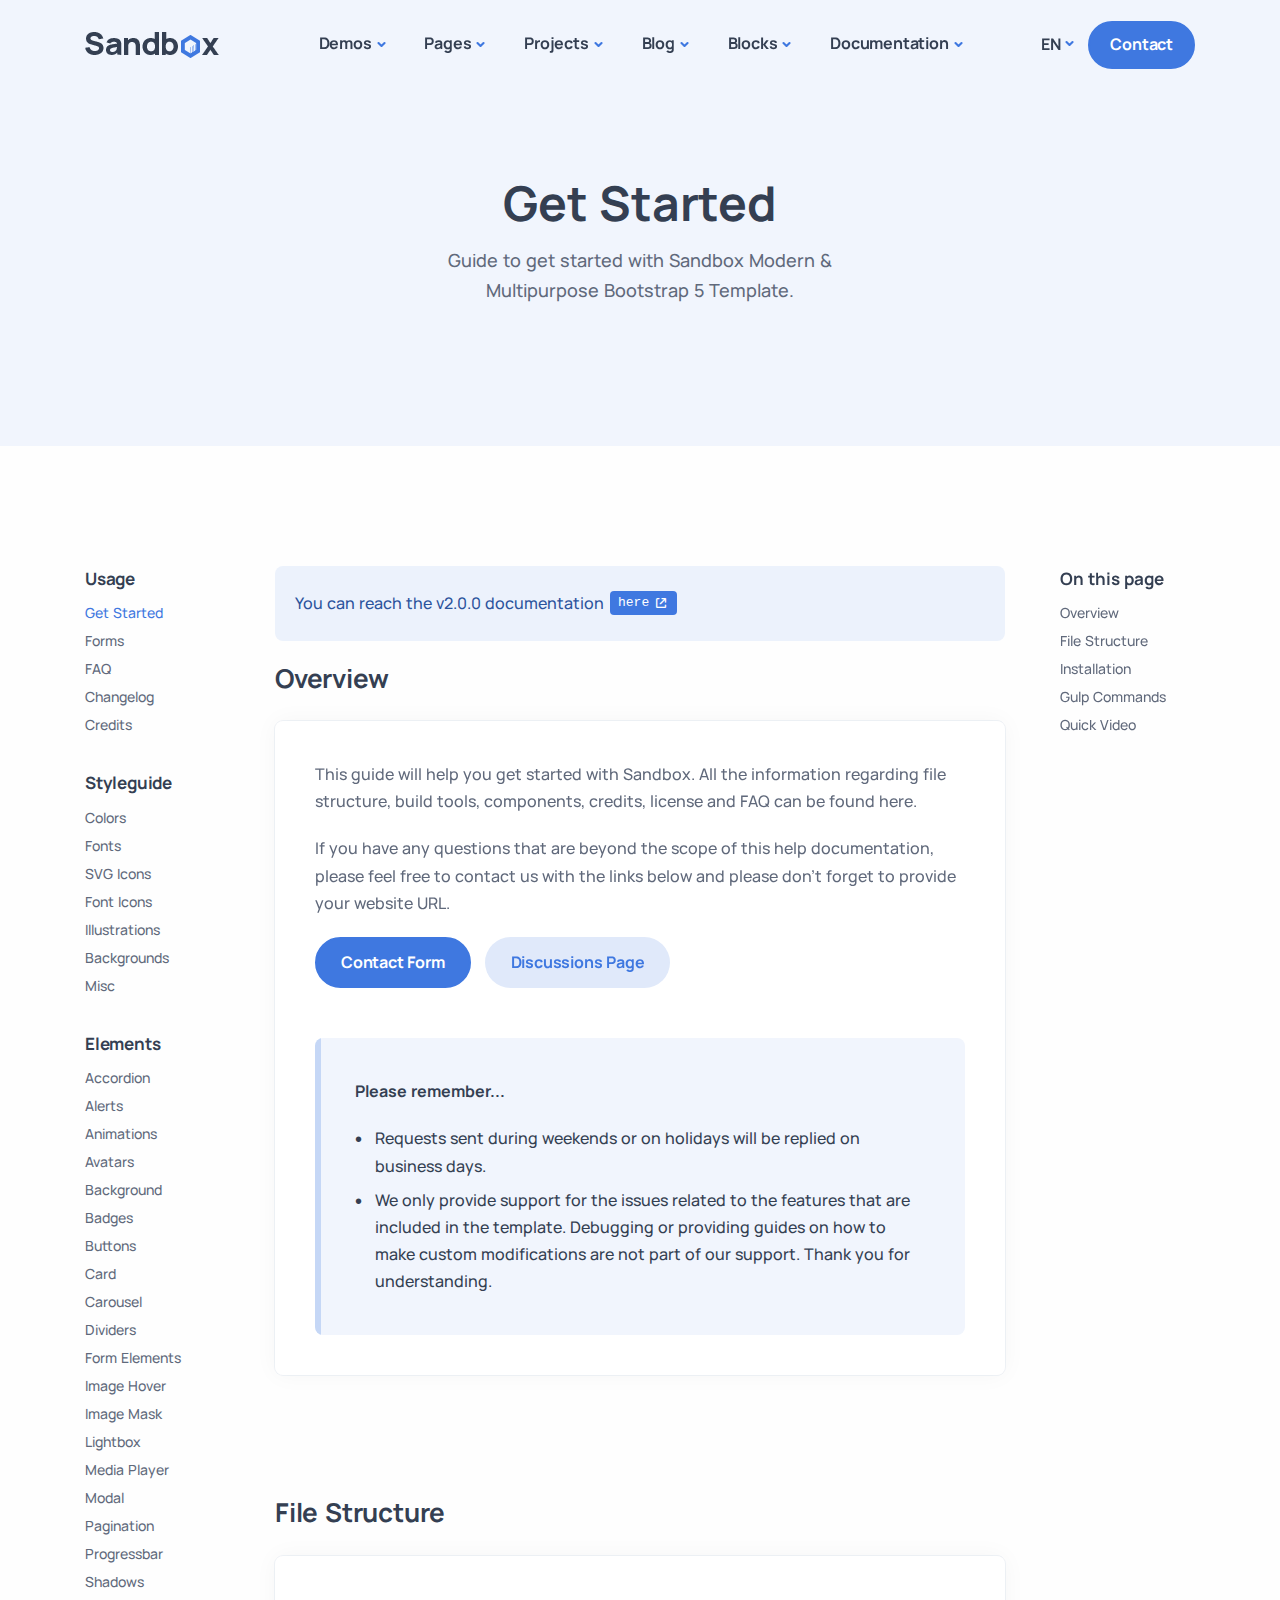
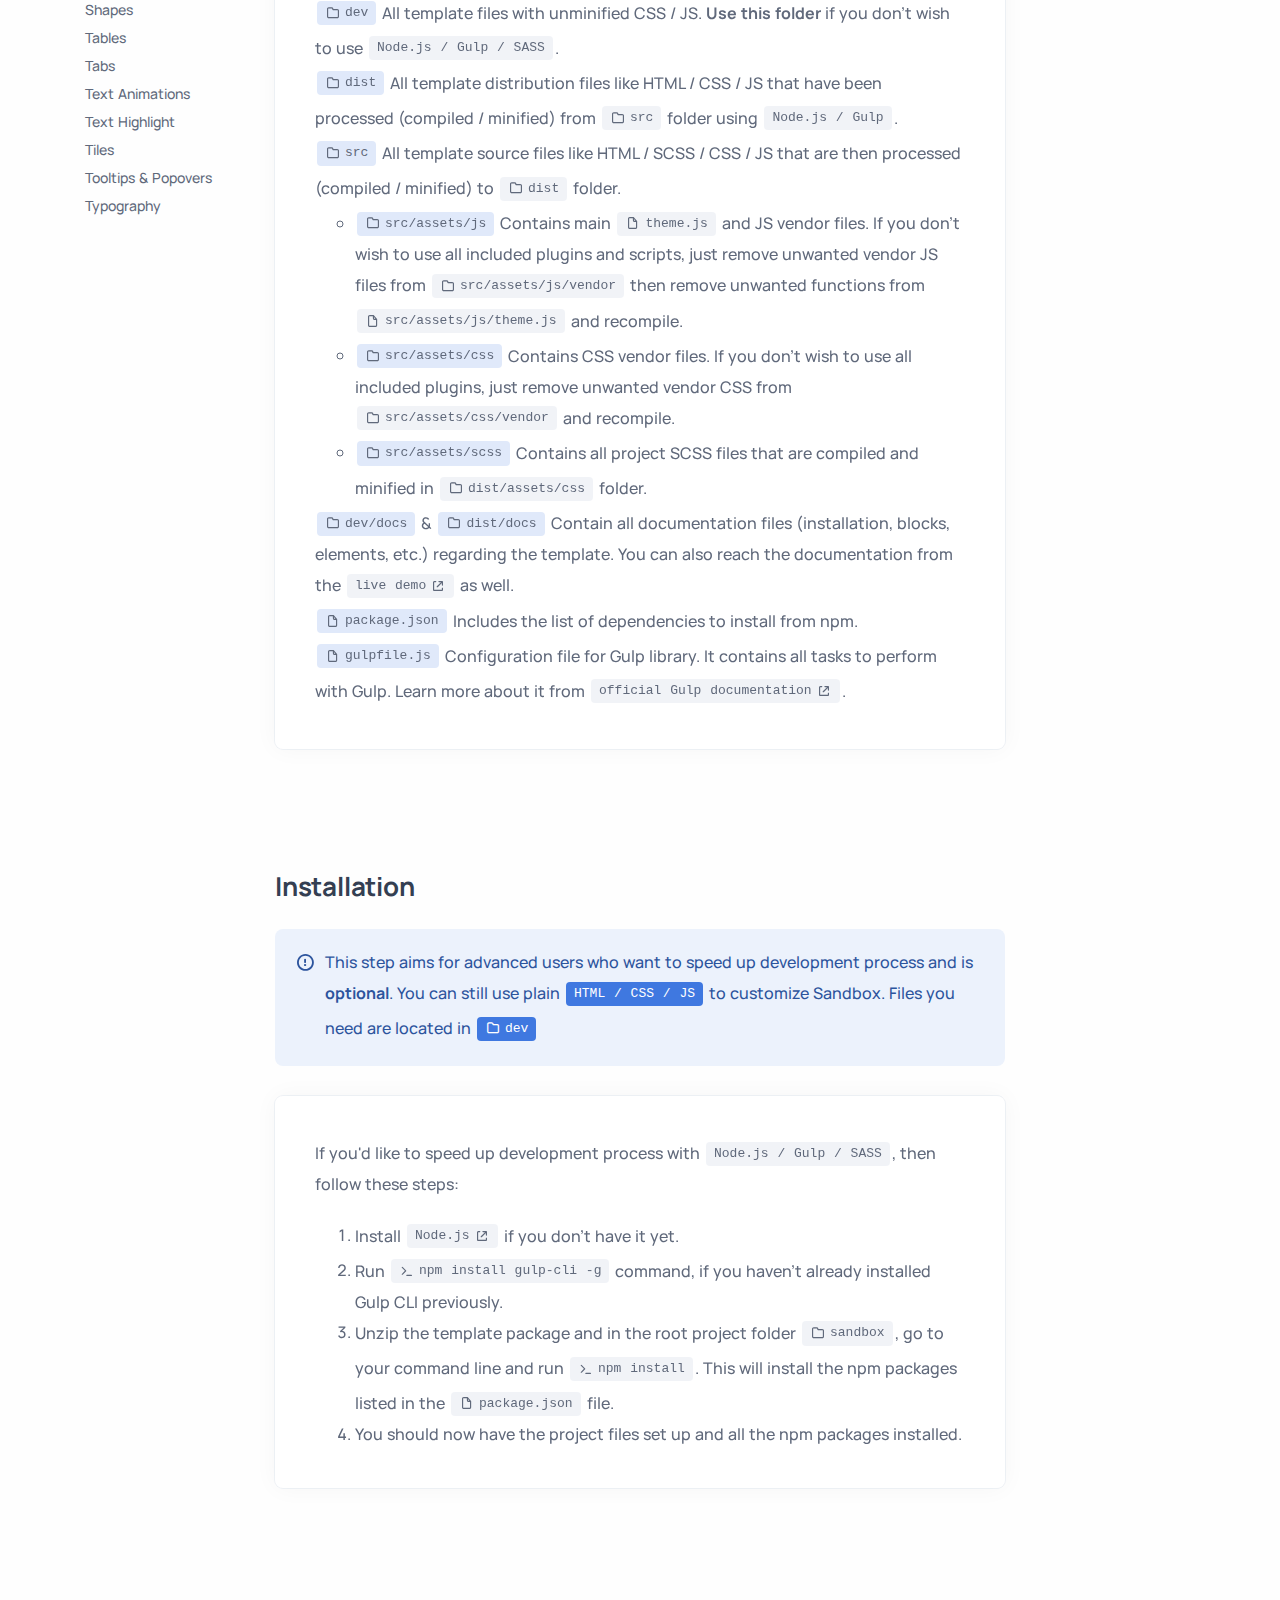
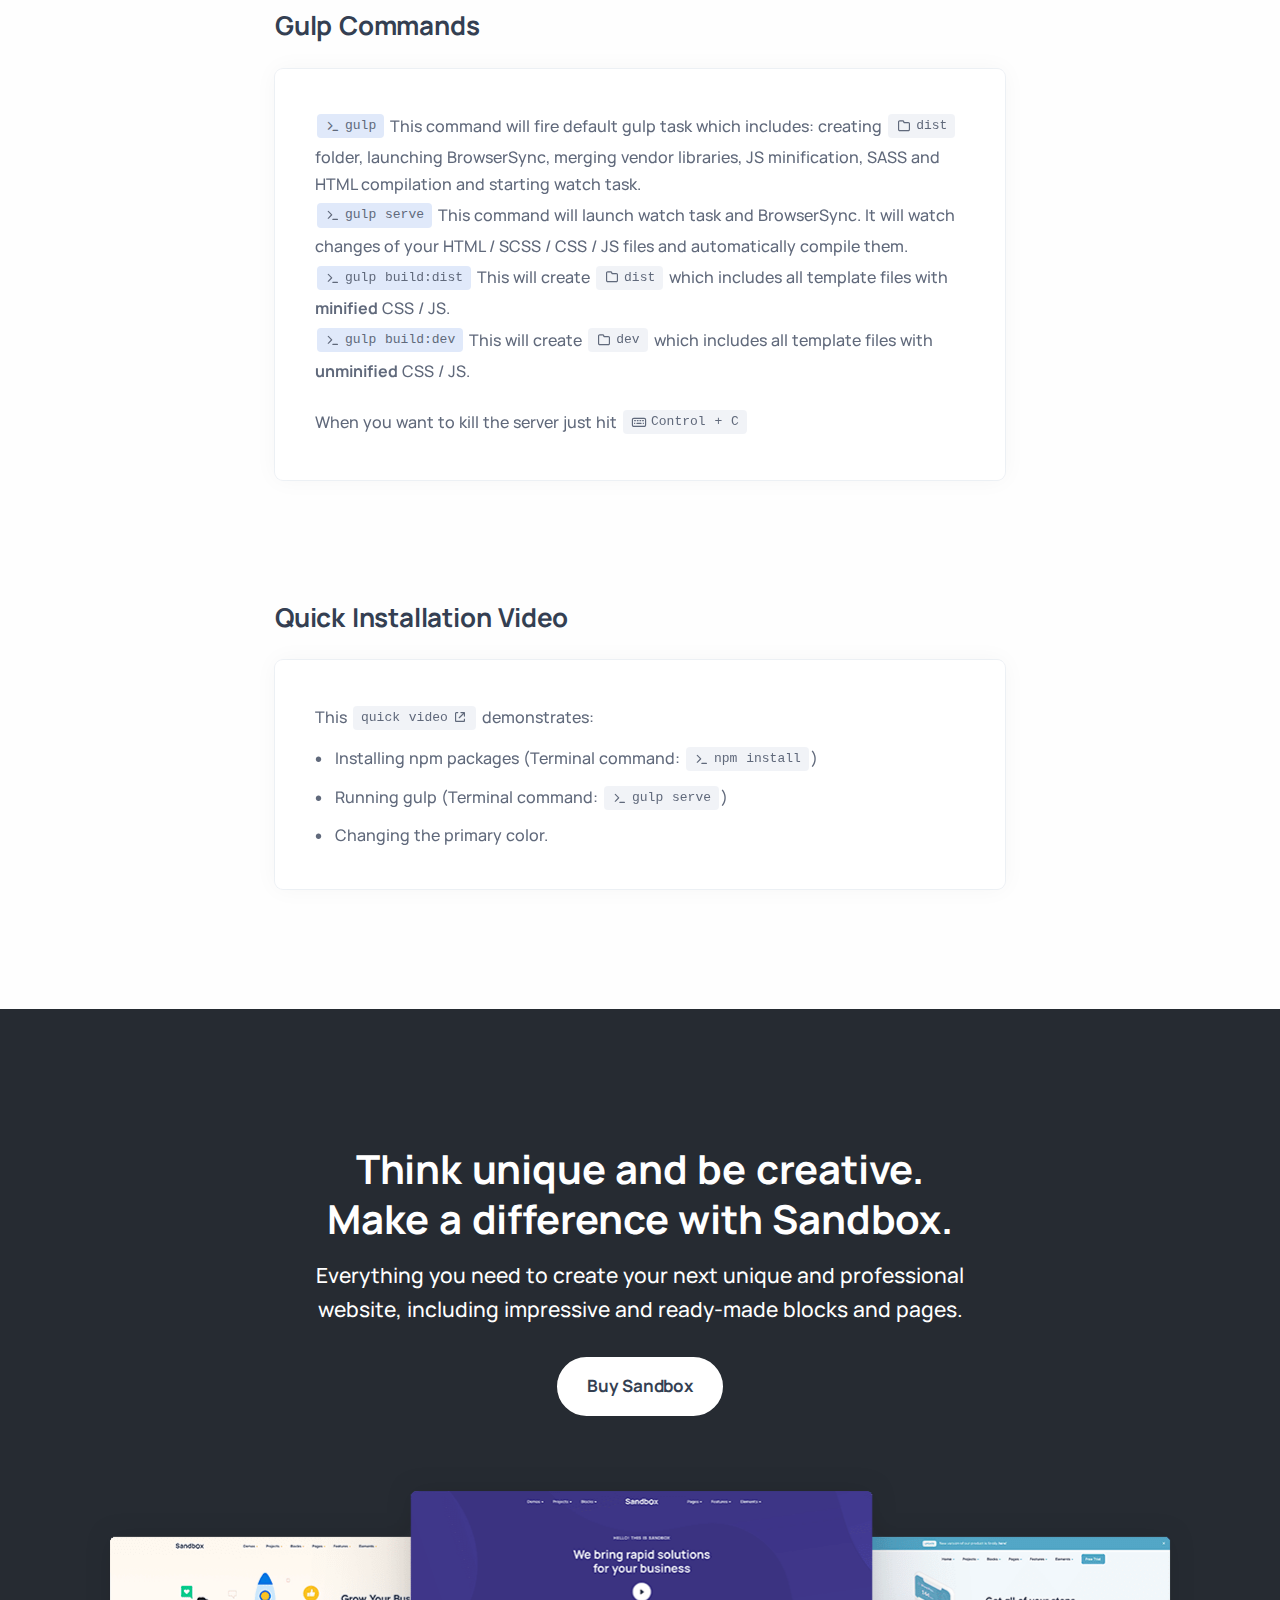
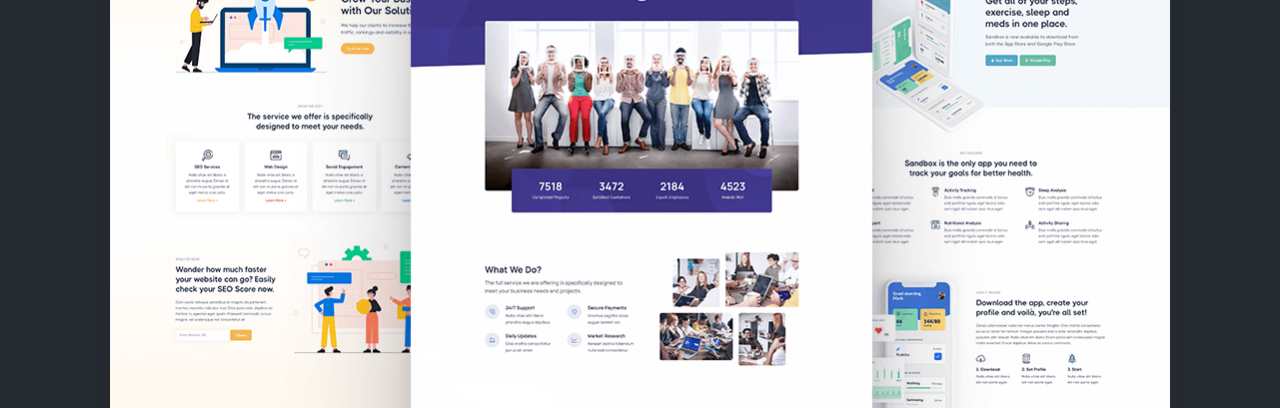
<file: docs/index.html>
<!DOCTYPE html>
<html lang="en">

<head>
  <meta charset="utf-8">
  <meta name="viewport" content="width=device-width, initial-scale=1.0">
  <meta name="description" content="An impressive and flawless site template that includes various UI elements and countless features, attractive ready-made blocks and rich pages, basically everything you need to create a unique and professional website.">
  <meta name="keywords" content="bootstrap 5, business, corporate, creative, gulp, marketing, minimal, modern, multipurpose, one page, responsive, saas, sass, seo, startup, html5 template, site template">
  <meta name="author" content="elemis">
  <title>Sandbox - Modern & Multipurpose Bootstrap 5 Template</title>
  <link rel="shortcut icon" href="../assets/img/favicon.png">
  <link rel="stylesheet" href="../assets/css/plugins.css">
  <link rel="stylesheet" href="../assets/css/style.css">
</head>

<body data-bs-spy="scroll" data-bs-target="#sidebar-nav">
  <div class="content-wrapper">
    <header class="wrapper bg-soft-primary">
      <nav class="navbar navbar-expand-lg center-nav transparent navbar-light">
        <div class="container flex-lg-row flex-nowrap align-items-center">
          <div class="navbar-brand w-100">
            <a href="../index.html">
              <img src="../assets/img/logo.png" srcset="../assets/img/logo@2x.png 2x" alt="" />
            </a>
          </div>
          <div class="navbar-collapse offcanvas offcanvas-nav offcanvas-start">
            <div class="offcanvas-header d-lg-none">
              <h3 class="text-white fs-30 mb-0">Sandbox</h3>
              <button type="button" class="btn-close btn-close-white" data-bs-dismiss="offcanvas" aria-label="Close"></button>
            </div>
            <div class="offcanvas-body ms-lg-auto d-flex flex-column h-100">
              <ul class="navbar-nav">
                <li class="nav-item dropdown dropdown-mega">
                  <a class="nav-link dropdown-toggle" href="#" data-bs-toggle="dropdown">Demos</a>
                  <ul class="dropdown-menu mega-menu mega-menu-dark mega-menu-img">
                    <li class="mega-menu-content mega-menu-scroll">
                      <ul class="row row-cols-1 row-cols-lg-6 gx-0 gx-lg-4 gy-lg-2 list-unstyled">
                        <li class="col"><a class="dropdown-item" href="../demo1.html">
                            <figure class="rounded lift d-none d-lg-block"><img src="../assets/img/demos/mi1.jpg" srcset="../assets/img/demos/mi1@2x.jpg 2x" alt=""></figure>
                            <span class="d-lg-none">Demo I</span>
                          </a></li>
                        <li class="col"><a class="dropdown-item" href="../demo2.html">
                            <figure class="rounded lift d-none d-lg-block"><img src="../assets/img/demos/mi2.jpg" srcset="../assets/img/demos/mi2@2x.jpg 2x" alt=""></figure>
                            <span class="d-lg-none">Demo II</span>
                          </a></li>
                        <li class="col"><a class="dropdown-item" href="../demo3.html">
                            <figure class="rounded lift d-none d-lg-block"><img src="../assets/img/demos/mi3.jpg" srcset="../assets/img/demos/mi3@2x.jpg 2x" alt=""></figure>
                            <span class="d-lg-none">Demo III</span>
                          </a></li>
                        <li class="col"><a class="dropdown-item" href="../demo4.html">
                            <figure class="rounded lift d-none d-lg-block"><img src="../assets/img/demos/mi4.jpg" srcset="../assets/img/demos/mi4@2x.jpg 2x" alt=""></figure>
                            <span class="d-lg-none">Demo IV</span>
                          </a></li>
                        <li class="col"><a class="dropdown-item" href="../demo5.html">
                            <figure class="rounded lift d-none d-lg-block"><img src="../assets/img/demos/mi5.jpg" srcset="../assets/img/demos/mi5@2x.jpg 2x" alt=""></figure>
                            <span class="d-lg-none">Demo V</span>
                          </a></li>
                        <li class="col"><a class="dropdown-item" href="../demo6.html">
                            <figure class="rounded lift d-none d-lg-block"><img src="../assets/img/demos/mi6.jpg" srcset="../assets/img/demos/mi6@2x.jpg 2x" alt=""></figure>
                            <span class="d-lg-none">Demo VI</span>
                          </a></li>
                        <li class="col"><a class="dropdown-item" href="../demo7.html">
                            <figure class="rounded lift d-none d-lg-block"><img src="../assets/img/demos/mi7.jpg" srcset="../assets/img/demos/mi7@2x.jpg 2x" alt=""></figure>
                            <span class="d-lg-none">Demo VII</span>
                          </a></li>
                        <li class="col"><a class="dropdown-item" href="../demo8.html">
                            <figure class="rounded lift d-none d-lg-block"><img src="../assets/img/demos/mi8.jpg" srcset="../assets/img/demos/mi8@2x.jpg 2x" alt=""></figure>
                            <span class="d-lg-none">Demo VIII</span>
                          </a></li>
                        <li class="col"><a class="dropdown-item" href="../demo9.html">
                            <figure class="rounded lift d-none d-lg-block"><img src="../assets/img/demos/mi9.jpg" srcset="../assets/img/demos/mi9@2x.jpg 2x" alt=""></figure>
                            <span class="d-lg-none">Demo IX</span>
                          </a></li>
                        <li class="col"><a class="dropdown-item" href="../demo10.html">
                            <figure class="rounded lift d-none d-lg-block"><img src="../assets/img/demos/mi10.jpg" srcset="../assets/img/demos/mi10@2x.jpg 2x" alt=""></figure>
                            <span class="d-lg-none">Demo X</span>
                          </a></li>
                        <li class="col"><a class="dropdown-item" href="../demo11.html">
                            <figure class="rounded lift d-none d-lg-block"><img src="../assets/img/demos/mi11.jpg" srcset="../assets/img/demos/mi11@2x.jpg 2x" alt=""></figure>
                            <span class="d-lg-none">Demo XI</span>
                          </a></li>
                        <li class="col"><a class="dropdown-item" href="../demo12.html">
                            <figure class="rounded lift d-none d-lg-block"><img src="../assets/img/demos/mi12.jpg" srcset="../assets/img/demos/mi12@2x.jpg 2x" alt=""></figure>
                            <span class="d-lg-none">Demo XII</span>
                          </a></li>
                        <li class="col"><a class="dropdown-item" href="../demo13.html">
                            <figure class="rounded lift d-none d-lg-block"><img src="../assets/img/demos/mi13.jpg" srcset="../assets/img/demos/mi13@2x.jpg 2x" alt=""></figure>
                            <span class="d-lg-none">Demo XIII</span>
                          </a></li>
                        <li class="col"><a class="dropdown-item" href="../demo14.html">
                            <figure class="rounded lift d-none d-lg-block"><img src="../assets/img/demos/mi14.jpg" srcset="../assets/img/demos/mi14@2x.jpg 2x" alt=""></figure>
                            <span class="d-lg-none">Demo XIV</span>
                          </a></li>
                        <li class="col"><a class="dropdown-item" href="../demo15.html">
                            <figure class="rounded lift d-none d-lg-block"><img src="../assets/img/demos/mi15.jpg" srcset="../assets/img/demos/mi15@2x.jpg 2x" alt=""></figure>
                            <span class="d-lg-none">Demo XV</span>
                          </a></li>
                        <li class="col"><a class="dropdown-item" href="../demo16.html">
                            <figure class="rounded lift d-none d-lg-block"><img src="../assets/img/demos/mi16.jpg" srcset="../assets/img/demos/mi16@2x.jpg 2x" alt=""></figure>
                            <span class="d-lg-none">Demo XVI</span>
                          </a></li>
                        <li class="col"><a class="dropdown-item" href="../demo17.html">
                            <figure class="rounded lift d-none d-lg-block"><img src="../assets/img/demos/mi17.jpg" srcset="../assets/img/demos/mi17@2x.jpg 2x" alt=""></figure>
                            <span class="d-lg-none">Demo XVII</span>
                          </a></li>
                        <li class="col"><a class="dropdown-item" href="../demo18.html">
                            <figure class="rounded lift d-none d-lg-block"><img src="../assets/img/demos/mi18.jpg" srcset="../assets/img/demos/mi18@2x.jpg 2x" alt=""></figure>
                            <span class="d-lg-none">Demo XVIII</span>
                          </a></li>
                        <li class="col"><a class="dropdown-item" href="../demo19.html">
                            <figure class="rounded lift d-none d-lg-block"><img src="../assets/img/demos/mi19.jpg" srcset="../assets/img/demos/mi19@2x.jpg 2x" alt=""></figure>
                            <span class="d-lg-none">Demo XIX</span>
                          </a></li>
                        <li class="col"><a class="dropdown-item" href="../demo20.html">
                            <figure class="rounded lift d-none d-lg-block"><img src="../assets/img/demos/mi20.jpg" srcset="../assets/img/demos/mi20@2x.jpg 2x" alt=""></figure>
                            <span class="d-lg-none">Demo XX</span>
                          </a></li>
                        <li class="col"><a class="dropdown-item" href="../demo21.html">
                            <figure class="rounded lift d-none d-lg-block"><img src="../assets/img/demos/mi21.jpg" srcset="../assets/img/demos/mi21@2x.jpg 2x" alt=""></figure>
                            <span class="d-lg-none">Demo XXI</span>
                          </a></li>
                        <li class="col"><a class="dropdown-item" href="../demo22.html">
                            <figure class="rounded lift d-none d-lg-block"><img src="../assets/img/demos/mi22.jpg" srcset="../assets/img/demos/mi22@2x.jpg 2x" alt=""></figure>
                            <span class="d-lg-none">Demo XXII</span>
                          </a></li>
                        <li class="col"><a class="dropdown-item" href="../demo23.html">
                            <figure class="rounded lift d-none d-lg-block"><img src="../assets/img/demos/mi23.jpg" srcset="../assets/img/demos/mi23@2x.jpg 2x" alt=""></figure>
                            <span class="d-lg-none">Demo XXIII</span>
                          </a></li>
                        <li class="col"><a class="dropdown-item" href="../demo24.html">
                            <figure class="rounded lift d-none d-lg-block"><img src="../assets/img/demos/mi24.jpg" srcset="../assets/img/demos/mi24@2x.jpg 2x" alt=""></figure>
                            <span class="d-lg-none">Demo XXIV</span>
                          </a></li>
                        <li class="col"><a class="dropdown-item" href="../demo25.html">
                            <figure class="rounded lift d-none d-lg-block"><img src="../assets/img/demos/mi25.jpg" srcset="../assets/img/demos/mi25@2x.jpg 2x" alt=""></figure>
                            <span class="d-lg-none">Demo XXV</span>
                          </a></li>
                        <li class="col"><a class="dropdown-item" href="../demo26.html">
                            <figure class="rounded lift d-none d-lg-block"><img src="../assets/img/demos/mi26.jpg" srcset="../assets/img/demos/mi26@2x.jpg 2x" alt=""></figure>
                            <span class="d-lg-none">Demo XXVI</span>
                          </a></li>
                        <li class="col"><a class="dropdown-item" href="../demo27.html">
                            <figure class="rounded lift d-none d-lg-block"><img src="../assets/img/demos/mi27.jpg" srcset="../assets/img/demos/mi27@2x.jpg 2x" alt=""></figure>
                            <span class="d-lg-none">Demo XXVII</span>
                          </a></li>
                      </ul>
                      <!--/.row -->
                      <span class="d-none d-lg-flex"><i class="uil uil-direction"></i><strong>Scroll to view more</strong></span>
                    </li>
                    <!--/.mega-menu-content-->
                  </ul>
                  <!--/.dropdown-menu -->
                </li>
                <li class="nav-item dropdown">
                  <a class="nav-link dropdown-toggle" href="#" data-bs-toggle="dropdown">Pages</a>
                  <ul class="dropdown-menu">
                    <li class="dropdown dropdown-submenu dropend"><a class="dropdown-item dropdown-toggle" href="#" data-bs-toggle="dropdown">Services</a>
                      <ul class="dropdown-menu">
                        <li class="nav-item"><a class="dropdown-item" href="../services.html">Services I</a></li>
                        <li class="nav-item"><a class="dropdown-item" href="../services2.html">Services II</a></li>
                      </ul>
                    </li>
                    <li class="dropdown dropdown-submenu dropend"><a class="dropdown-item dropdown-toggle" href="#" data-bs-toggle="dropdown">About</a>
                      <ul class="dropdown-menu">
                        <li class="nav-item"><a class="dropdown-item" href="../about.html">About I</a></li>
                        <li class="nav-item"><a class="dropdown-item" href="../about2.html">About II</a></li>
                      </ul>
                    </li>
                    <li class="dropdown dropdown-submenu dropend"><a class="dropdown-item dropdown-toggle" href="#" data-bs-toggle="dropdown">Shop</a>
                      <ul class="dropdown-menu">
                        <li class="nav-item"><a class="dropdown-item" href="../shop.html">Shop I</a></li>
                        <li class="nav-item"><a class="dropdown-item" href="../shop2.html">Shop II</a></li>
                        <li class="nav-item"><a class="dropdown-item" href="../shop-product.html">Product Page</a></li>
                        <li class="nav-item"><a class="dropdown-item" href="../shop-cart.html">Shopping Cart</a></li>
                        <li class="nav-item"><a class="dropdown-item" href="../shop-checkout.html">Checkout</a></li>
                      </ul>
                    </li>
                    <li class="dropdown dropdown-submenu dropend"><a class="dropdown-item dropdown-toggle" href="#" data-bs-toggle="dropdown">Contact</a>
                      <ul class="dropdown-menu">
                        <li class="nav-item"><a class="dropdown-item" href="../contact.html">Contact I</a></li>
                        <li class="nav-item"><a class="dropdown-item" href="../contact2.html">Contact II</a></li>
                        <li class="nav-item"><a class="dropdown-item" href="../contact3.html">Contact III</a></li>
                      </ul>
                    </li>
                    <li class="dropdown dropdown-submenu dropend"><a class="dropdown-item dropdown-toggle" href="#" data-bs-toggle="dropdown">Career</a>
                      <ul class="dropdown-menu">
                        <li class="nav-item"><a class="dropdown-item" href="../career.html">Job Listing I</a></li>
                        <li class="nav-item"><a class="dropdown-item" href="../career2.html">Job Listing II</a></li>
                        <li class="nav-item"><a class="dropdown-item" href="../career-job.html">Job Description</a></li>
                      </ul>
                    </li>
                    <li class="dropdown dropdown-submenu dropend"><a class="dropdown-item dropdown-toggle" href="#" data-bs-toggle="dropdown">Utility</a>
                      <ul class="dropdown-menu">
                        <li class="nav-item"><a class="dropdown-item" href="../404.html">404 Not Found</a></li>
                        <li class="nav-item"><a class="dropdown-item" href="../page-loader.html">Page Loader</a></li>
                        <li class="nav-item"><a class="dropdown-item" href="../signin.html">Sign In I</a></li>
                        <li class="nav-item"><a class="dropdown-item" href="../signin2.html">Sign In II</a></li>
                        <li class="nav-item"><a class="dropdown-item" href="../signup.html">Sign Up I</a></li>
                        <li class="nav-item"><a class="dropdown-item" href="../signup2.html">Sign Up II</a></li>
                        <li class="nav-item"><a class="dropdown-item" href="../terms.html">Terms</a></li>
                      </ul>
                    </li>
                    <li class="nav-item"><a class="dropdown-item" href="../pricing.html">Pricing</a></li>
                    <li class="nav-item"><a class="dropdown-item" href="../onepage.html">One Page</a></li>
                  </ul>
                </li>
                <li class="nav-item dropdown">
                  <a class="nav-link dropdown-toggle" href="#" data-bs-toggle="dropdown">Projects</a>
                  <div class="dropdown-menu dropdown-lg">
                    <div class="dropdown-lg-content">
                      <div>
                        <h6 class="dropdown-header">Project Pages</h6>
                        <ul class="list-unstyled">
                          <li><a class="dropdown-item" href="../projects.html">Projects I</a></li>
                          <li><a class="dropdown-item" href="../projects2.html">Projects II</a></li>
                          <li><a class="dropdown-item" href="../projects3.html">Projects III</a></li>
                          <li><a class="dropdown-item" href="../projects4.html">Projects IV</a></li>
                        </ul>
                      </div>
                      <!-- /.column -->
                      <div>
                        <h6 class="dropdown-header">Single Projects</h6>
                        <ul class="list-unstyled">
                          <li><a class="dropdown-item" href="../single-project.html">Single Project I</a></li>
                          <li><a class="dropdown-item" href="../single-project2.html">Single Project II</a></li>
                          <li><a class="dropdown-item" href="../single-project3.html">Single Project III</a></li>
                          <li><a class="dropdown-item" href="../single-project4.html">Single Project IV</a></li>
                        </ul>
                      </div>
                      <!-- /.column -->
                    </div>
                    <!-- /auto-column -->
                  </div>
                </li>
                <li class="nav-item dropdown">
                  <a class="nav-link dropdown-toggle" href="#" data-bs-toggle="dropdown">Blog</a>
                  <ul class="dropdown-menu">
                    <li class="nav-item"><a class="dropdown-item" href="../blog.html">Blog without Sidebar</a></li>
                    <li class="nav-item"><a class="dropdown-item" href="../blog2.html">Blog with Sidebar</a></li>
                    <li class="nav-item"><a class="dropdown-item" href="../blog3.html">Blog with Left Sidebar</a></li>
                    <li class="dropdown dropdown-submenu dropend"><a class="dropdown-item dropdown-toggle" href="#" data-bs-toggle="dropdown">Blog Posts</a>
                      <ul class="dropdown-menu">
                        <li class="nav-item"><a class="dropdown-item" href="../blog-post.html">Post without Sidebar</a></li>
                        <li class="nav-item"><a class="dropdown-item" href="../blog-post2.html">Post with Sidebar</a></li>
                        <li class="nav-item"><a class="dropdown-item" href="../blog-post3.html">Post with Left Sidebar</a></li>
                      </ul>
                    </li>
                  </ul>
                </li>
                <li class="nav-item dropdown dropdown-mega">
                  <a class="nav-link dropdown-toggle" href="#" data-bs-toggle="dropdown">Blocks</a>
                  <ul class="dropdown-menu mega-menu mega-menu-dark mega-menu-img">
                    <li class="mega-menu-content">
                      <ul class="row row-cols-1 row-cols-lg-6 gx-0 gx-lg-6 gy-lg-4 list-unstyled">
                        <li class="col"><a class="dropdown-item" href="../docs/blocks/about.html">
                            <div class="rounded img-svg d-none d-lg-block p-4 mb-lg-2"><img class="rounded-0" src="../assets/img/demos/block1.svg" alt=""></div>
                            <span>About</span>
                          </a>
                        </li>
                        <li class="col"><a class="dropdown-item" href="../docs/blocks/blog.html">
                            <div class="rounded img-svg d-none d-lg-block p-4 mb-lg-2"><img class="rounded-0" src="../assets/img/demos/block2.svg" alt=""></div>
                            <span>Blog</span>
                          </a>
                        </li>
                        <li class="col"><a class="dropdown-item" href="../docs/blocks/call-to-action.html">
                            <div class="rounded img-svg d-none d-lg-block p-4 mb-lg-2"><img class="rounded-0" src="../assets/img/demos/block3.svg" alt=""></div>
                            <span>Call to Action</span>
                          </a>
                        </li>
                        <li class="col"><a class="dropdown-item" href="../docs/blocks/clients.html">
                            <div class="rounded img-svg d-none d-lg-block p-4 mb-lg-2"><img class="rounded-0" src="../assets/img/demos/block4.svg" alt=""></div>
                            <span>Clients</span>
                          </a>
                        </li>
                        <li class="col"><a class="dropdown-item" href="../docs/blocks/contact.html">
                            <div class="rounded img-svg d-none d-lg-block p-4 mb-lg-2"><img class="rounded-0" src="../assets/img/demos/block5.svg" alt=""></div>
                            <span>Contact</span>
                          </a>
                        </li>
                        <li class="col"><a class="dropdown-item" href="../docs/blocks/facts.html">
                            <div class="rounded img-svg d-none d-lg-block p-4 mb-lg-2"><img class="rounded-0" src="../assets/img/demos/block6.svg" alt=""></div>
                            <span>Facts</span>
                          </a>
                        </li>
                        <li class="col"><a class="dropdown-item" href="../docs/blocks/faq.html">
                            <div class="rounded img-svg d-none d-lg-block p-4 mb-lg-2"><img class="rounded-0" src="../assets/img/demos/block7.svg" alt=""></div>
                            <span>FAQ</span>
                          </a>
                        </li>
                        <li class="col"><a class="dropdown-item" href="../docs/blocks/features.html">
                            <div class="rounded img-svg d-none d-lg-block p-4 mb-lg-2"><img class="rounded-0" src="../assets/img/demos/block8.svg" alt=""></div>
                            <span>Features</span>
                          </a>
                        </li>
                        <li class="col"><a class="dropdown-item" href="../docs/blocks/footer.html">
                            <div class="rounded img-svg d-none d-lg-block p-4 mb-lg-2"><img class="rounded-0" src="../assets/img/demos/block9.svg" alt=""></div>
                            <span>Footer</span>
                          </a>
                        </li>
                        <li class="col"><a class="dropdown-item" href="../docs/blocks/hero.html">
                            <div class="rounded img-svg d-none d-lg-block p-4 mb-lg-2"><img class="rounded-0" src="../assets/img/demos/block10.svg" alt=""></div>
                            <span>Hero</span>
                          </a>
                        </li>
                        <li class="col"><a class="dropdown-item" href="../docs/blocks/misc.html">
                            <div class="rounded img-svg d-none d-lg-block p-4 mb-lg-2"><img class="rounded-0" src="../assets/img/demos/block17.svg" alt=""></div>
                            <span>Misc</span>
                          </a>
                        </li>
                        <li class="col"><a class="dropdown-item" href="../docs/blocks/navbar.html">
                            <div class="rounded img-svg d-none d-lg-block p-4 mb-lg-2"><img class="rounded-0" src="../assets/img/demos/block11.svg" alt=""></div>
                            <span>Navbar</span>
                          </a>
                        </li>
                        <li class="col"><a class="dropdown-item" href="../docs/blocks/portfolio.html">
                            <div class="rounded img-svg d-none d-lg-block p-4 mb-lg-2"><img class="rounded-0" src="../assets/img/demos/block12.svg" alt=""></div>
                            <span>Portfolio</span>
                          </a>
                        </li>
                        <li class="col"><a class="dropdown-item" href="../docs/blocks/pricing.html">
                            <div class="rounded img-svg d-none d-lg-block p-4 mb-lg-2"><img class="rounded-0" src="../assets/img/demos/block13.svg" alt=""></div>
                            <span>Pricing</span>
                          </a>
                        </li>
                        <li class="col"><a class="dropdown-item" href="../docs/blocks/process.html">
                            <div class="rounded img-svg d-none d-lg-block p-4 mb-lg-2"><img class="rounded-0" src="../assets/img/demos/block14.svg" alt=""></div>
                            <span>Process</span>
                          </a>
                        </li>
                        <li class="col"><a class="dropdown-item" href="../docs/blocks/team.html">
                            <div class="rounded img-svg d-none d-lg-block p-4 mb-lg-2"><img class="rounded-0" src="../assets/img/demos/block15.svg" alt=""></div>
                            <span>Team</span>
                          </a>
                        </li>
                        <li class="col"><a class="dropdown-item" href="../docs/blocks/testimonials.html">
                            <div class="rounded img-svg d-none d-lg-block p-4 mb-lg-2"><img class="rounded-0" src="../assets/img/demos/block16.svg" alt=""></div>
                            <span>Testimonials</span>
                          </a>
                        </li>
                      </ul>
                      <!--/.row -->
                    </li>
                    <!--/.mega-menu-content-->
                  </ul>
                  <!--/.dropdown-menu -->
                </li>
                <li class="nav-item dropdown dropdown-mega">
                  <a class="nav-link dropdown-toggle" href="#" data-bs-toggle="dropdown">Documentation</a>
                  <ul class="dropdown-menu mega-menu">
                    <li class="mega-menu-content">
                      <div class="row gx-0 gx-lg-3">
                        <div class="col-lg-4">
                          <h6 class="dropdown-header">Usage</h6>
                          <ul class="list-unstyled cc-2 pb-lg-1">
                            <li><a class="dropdown-item" href="../docs/index.html">Get Started</a></li>
                            <li><a class="dropdown-item" href="../docs/forms.html">Forms</a></li>
                            <li><a class="dropdown-item" href="../docs/faq.html">FAQ</a></li>
                            <li><a class="dropdown-item" href="../docs/changelog.html">Changelog</a></li>
                            <li><a class="dropdown-item" href="../docs/credits.html">Credits</a></li>
                          </ul>
                          <h6 class="dropdown-header mt-lg-6">Styleguide</h6>
                          <ul class="list-unstyled cc-2">
                            <li><a class="dropdown-item" href="../docs/styleguide/colors.html">Colors</a></li>
                            <li><a class="dropdown-item" href="../docs/styleguide/fonts.html">Fonts</a></li>
                            <li><a class="dropdown-item" href="../docs/styleguide/icons-svg.html">SVG Icons</a></li>
                            <li><a class="dropdown-item" href="../docs/styleguide/icons-font.html">Font Icons</a></li>
                            <li><a class="dropdown-item" href="../docs/styleguide/illustrations.html">Illustrations</a></li>
                            <li><a class="dropdown-item" href="../docs/styleguide/backgrounds.html">Backgrounds</a></li>
                            <li><a class="dropdown-item" href="../docs/styleguide/misc.html">Misc</a></li>
                          </ul>
                        </div>
                        <!--/column -->
                        <div class="col-lg-8">
                          <h6 class="dropdown-header">Elements</h6>
                          <ul class="list-unstyled cc-3">
                            <li><a class="dropdown-item" href="../docs/elements/accordion.html">Accordion</a></li>
                            <li><a class="dropdown-item" href="../docs/elements/alerts.html">Alerts</a></li>
                            <li><a class="dropdown-item" href="../docs/elements/animations.html">Animations</a></li>
                            <li><a class="dropdown-item" href="../docs/elements/avatars.html">Avatars</a></li>
                            <li><a class="dropdown-item" href="../docs/elements/background.html">Background</a></li>
                            <li><a class="dropdown-item" href="../docs/elements/badges.html">Badges</a></li>
                            <li><a class="dropdown-item" href="../docs/elements/buttons.html">Buttons</a></li>
                            <li><a class="dropdown-item" href="../docs/elements/card.html">Card</a></li>
                            <li><a class="dropdown-item" href="../docs/elements/carousel.html">Carousel</a></li>
                            <li><a class="dropdown-item" href="../docs/elements/dividers.html">Dividers</a></li>
                            <li><a class="dropdown-item" href="../docs/elements/form-elements.html">Form Elements</a></li>
                            <li><a class="dropdown-item" href="../docs/elements/image-hover.html">Image Hover</a></li>
                            <li><a class="dropdown-item" href="../docs/elements/image-mask.html">Image Mask</a></li>
                            <li><a class="dropdown-item" href="../docs/elements/lightbox.html">Lightbox</a></li>
                            <li><a class="dropdown-item" href="../docs/elements/player.html">Media Player</a></li>
                            <li><a class="dropdown-item" href="../docs/elements/modal.html">Modal</a></li>
                            <li><a class="dropdown-item" href="../docs/elements/pagination.html">Pagination</a></li>
                            <li><a class="dropdown-item" href="../docs/elements/progressbar.html">Progressbar</a></li>
                            <li><a class="dropdown-item" href="../docs/elements/shadows.html">Shadows</a></li>
                            <li><a class="dropdown-item" href="../docs/elements/shapes.html">Shapes</a></li>
                            <li><a class="dropdown-item" href="../docs/elements/tables.html">Tables</a></li>
                            <li><a class="dropdown-item" href="../docs/elements/tabs.html">Tabs</a></li>
                            <li><a class="dropdown-item" href="../docs/elements/text-animations.html">Text Animations</a></li>
                            <li><a class="dropdown-item" href="../docs/elements/text-highlight.html">Text Highlight</a></li>
                            <li><a class="dropdown-item" href="../docs/elements/tiles.html">Tiles</a></li>
                            <li><a class="dropdown-item" href="../docs/elements/tooltips-popovers.html">Tooltips & Popovers</a></li>
                            <li><a class="dropdown-item" href="../docs/elements/typography.html">Typography</a></li>
                          </ul>
                        </div>
                        <!--/column -->
                      </div>
                      <!--/.row -->
                    </li>
                    <!--/.mega-menu-content-->
                  </ul>
                  <!--/.dropdown-menu -->
                </li>
              </ul>
              <!-- /.navbar-nav -->
              <div class="offcanvas-footer d-lg-none">
                <div>
                  <a href="mailto:first.last@email.com" class="link-inverse">info@email.com</a>
                  <br /> 00 (123) 456 78 90 <br />
                  <nav class="nav social social-white mt-4">
                    <a href="#"><i class="uil uil-twitter"></i></a>
                    <a href="#"><i class="uil uil-facebook-f"></i></a>
                    <a href="#"><i class="uil uil-dribbble"></i></a>
                    <a href="#"><i class="uil uil-instagram"></i></a>
                    <a href="#"><i class="uil uil-youtube"></i></a>
                  </nav>
                  <!-- /.social -->
                </div>
              </div>
              <!-- /.offcanvas-footer -->
            </div>
            <!-- /.offcanvas-body -->
          </div>
          <!-- /.navbar-collapse -->
          <div class="navbar-other w-100 d-flex ms-auto">
            <ul class="navbar-nav flex-row align-items-center ms-auto">
              <li class="nav-item dropdown language-select text-uppercase">
                <a class="nav-link dropdown-item dropdown-toggle" href="#" role="button" data-bs-toggle="dropdown" aria-haspopup="true" aria-expanded="false">En</a>
                <ul class="dropdown-menu">
                  <li class="nav-item"><a class="dropdown-item" href="#">En</a></li>
                  <li class="nav-item"><a class="dropdown-item" href="#">De</a></li>
                  <li class="nav-item"><a class="dropdown-item" href="#">Es</a></li>
                </ul>
              </li>
              <li class="nav-item d-none d-md-block">
                <a href="../contact.html" class="btn btn-sm btn-primary rounded-pill">Contact</a>
              </li>
              <li class="nav-item d-lg-none">
                <button class="hamburger offcanvas-nav-btn"><span></span></button>
              </li>
            </ul>
            <!-- /.navbar-nav -->
          </div>
          <!-- /.navbar-other -->
        </div>
        <!-- /.container -->
      </nav>
      <!-- /.navbar -->
    </header>
    <!-- /header -->
    <section class="wrapper bg-soft-primary">
      <div class="container pt-10 pb-12 pt-md-14 pb-md-16 text-center">
        <div class="row">
          <div class="col-md-9 col-lg-7 col-xl-5 mx-auto">
            <h1 class="display-1 mb-3">Get Started</h1>
            <p class="lead px-xxl-11">Guide to get started with Sandbox Modern & Multipurpose Bootstrap 5 Template.</p>
          </div>
          <!-- /column -->
        </div>
        <!-- /.row -->
      </div>
      <!-- /.container -->
    </section>
    <!-- /section -->
    <div class="container">
      <div class="row">
        <aside class="col-xl-2 sidebar doc-sidebar mt-md-0 py-16 d-none d-xl-block">
          <div class="widget pb-3">
            <h6 class="widget-title fs-17 mb-2">Usage</h6>
            <nav id="collapse-usage">
              <ul class="list-unstyled fs-sm lh-sm text-reset">
                <li><a href="../docs/index.html" class="active">Get Started</a></li>
                <li><a href="../docs/forms.html">Forms</a></li>
                <li><a href="../docs/faq.html">FAQ</a></li>
                <li><a href="../docs/changelog.html">Changelog</a></li>
                <li><a href="../docs/credits.html">Credits</a></li>
              </ul>
            </nav>
            <!-- /nav -->
          </div>
          <!-- /.widget -->
          <div class="widget pb-3">
            <h6 class="widget-title fs-17 mb-2">Styleguide</h6>
            <nav id="collapse-style">
              <ul class="list-unstyled fs-sm lh-sm text-reset">
                <li><a href="../docs/styleguide/colors.html">Colors</a></li>
                <li><a href="../docs/styleguide/fonts.html">Fonts</a></li>
                <li><a href="../docs/styleguide/icons-svg.html">SVG Icons</a></li>
                <li><a href="../docs/styleguide/icons-font.html">Font Icons</a></li>
                <li><a href="../docs/styleguide/illustrations.html">Illustrations</a></li>
                <li><a href="../docs/styleguide/backgrounds.html">Backgrounds</a></li>
                <li><a href="../docs/styleguide/misc.html">Misc</a></li>
              </ul>
            </nav>
            <!-- /nav -->
          </div>
          <!-- /.widget -->
          <div class="widget pb-3">
            <h6 class="widget-title fs-17 mb-2">Elements</h6>
            <nav id="collapse-elements">
              <ul class="list-unstyled fs-sm lh-sm text-reset">
                <li><a href="../docs/elements/accordion.html">Accordion</a></li>
                <li><a href="../docs/elements/alerts.html">Alerts</a></li>
                <li><a href="../docs/elements/animations.html">Animations</a></li>
                <li><a href="../docs/elements/avatars.html">Avatars</a></li>
                <li><a href="../docs/elements/background.html">Background</a></li>
                <li><a href="../docs/elements/badges.html">Badges</a></li>
                <li><a href="../docs/elements/buttons.html">Buttons</a></li>
                <li><a href="../docs/elements/card.html">Card</a></li>
                <li><a href="../docs/elements/carousel.html">Carousel</a></li>
                <li><a href="../docs/elements/dividers.html">Dividers</a></li>
                <li><a href="../docs/elements/form-elements.html">Form Elements</a></li>
                <li><a href="../docs/elements/image-hover.html">Image Hover</a></li>
                <li><a href="../docs/elements/image-mask.html">Image Mask</a></li>
                <li><a href="../docs/elements/lightbox.html">Lightbox</a></li>
                <li><a href="../docs/elements/player.html">Media Player</a></li>
                <li><a href="../docs/elements/modal.html">Modal</a></li>
                <li><a href="../docs/elements/pagination.html">Pagination</a></li>
                <li><a href="../docs/elements/progressbar.html">Progressbar</a></li>
                <li><a href="../docs/elements/shadows.html">Shadows</a></li>
                <li><a href="../docs/elements/shapes.html">Shapes</a></li>
                <li><a href="../docs/elements/tables.html">Tables</a></li>
                <li><a href="../docs/elements/tabs.html">Tabs</a></li>
                <li><a href="../docs/elements/text-animations.html">Text Animations</a></li>
                <li><a href="../docs/elements/text-highlight.html">Text Highlight</a></li>
                <li><a href="../docs/elements/tiles.html">Tiles</a></li>
                <li><a href="../docs/elements/tooltips-popovers.html">Tooltips & Popovers</a></li>
                <li><a href="../docs/elements/typography.html">Typography</a></li>
              </ul>
            </nav>
            <!-- /nav -->
          </div>
          <!-- /.widget -->
        </aside>
        <!-- /column -->
        <aside class="col-xl-2 order-xl-3 sidebar sticky-sidebar mt-md-0 py-16 d-none d-xl-block">
          <div class="widget">
            <h6 class="widget-title fs-17 mb-2 ps-xl-5">On this page</h6>
            <nav class="ps-xl-5" id="sidebar-nav">
              <ul class="list-unstyled fs-sm lh-sm text-reset">
                <li><a class="nav-link scroll" href="#snippet-1">Overview</a></li>
                <li><a class="nav-link scroll" href="#snippet-2">File Structure</a></li>
                <li><a class="nav-link scroll" href="#snippet-3">Installation</a></li>
                <li><a class="nav-link scroll" href="#snippet-4">Gulp Commands</a></li>
                <li><a class="nav-link scroll" href="#snippet-5">Quick Video</a></li>
              </ul>
            </nav>
            <!-- /nav -->
          </div>
          <!-- /.widget -->
        </aside>
        <!-- /column -->
        <div class="col-xl-8 order-xl-2">
          <section id="snippet-1" class="wrapper pt-16">
            <div class="alert alert-blue" role="alert">You can reach the v2.0.0 documentation <a href="https://sandbox.elemisthemes.com/sandbox200/docs/index.html" class="external bg-primary text-white" target="_blank">here</a></div>
            <h2 class="mb-5">Overview</h2>
            <div class="card">
              <div class="card-body">
                <p>This guide will help you get started with Sandbox. All the information regarding file structure, build tools, components, credits, license and FAQ can be found here.</p>
                <p>If you have any questions that are beyond the scope of this help documentation, please feel free to contact us with the links below and please don't forget to provide your website URL.</p>
                <a href="https://1.envato.market/VKeok" class="btn btn-primary rounded-pill me-2" target="_blank">Contact Form</a>
                <a href="https://1.envato.market/ZdVOOX" class="btn btn-soft-primary rounded-pill" target="_blank">Discussions Page</a>
                <div class="card bg-soft-blue shadow-lg card-border-start border-soft-blue text-navy mt-10">
                  <div class="card-body">
                    <p><strong>Please remember...</strong></p>
                    <ul class="unordered-list mb-0">
                      <li>Requests sent during weekends or on holidays will be replied on business days.</li>
                      <li>We only provide support for the issues related to the features that are included in the template. Debugging or providing guides on how to make custom modifications are not part of our support. Thank you for understanding.</li>
                    </ul>
                  </div>
                  <!--/.card-body -->
                </div>
                <!--/.card -->
              </div>
              <!--/.card-body -->
            </div>
            <!--/.card -->
          </section>
          <section id="snippet-2" class="wrapper pt-16">
            <h2 class="mb-5">File Structure</h2>
            <div class="card">
              <div class="card-body">
                <ul class="list-unstyled mb-0">
                  <li><code class="folder bg-pale-primary">dev</code> All template files with unminified CSS / JS. <strong>Use this folder</strong> if you don't wish to use <mark class="doc">Node.js / Gulp / SASS</mark>.</li>
                  <li><code class="folder bg-pale-primary">dist</code> All template distribution files like HTML / CSS / JS that have been processed (compiled / minified) from <code class="folder">src</code> folder using <mark class="doc">Node.js / Gulp</mark>.</li>
                  <li><code class="folder bg-pale-primary">src</code> All template source files like HTML / SCSS / CSS / JS that are then processed (compiled / minified) to <code class="folder">dist</code> folder. <ul>
                      <li><code class="folder bg-pale-primary">src/assets/js</code> Contains main <code class="file">theme.js</code> and JS vendor files. If you don't wish to use all included plugins and scripts, just remove unwanted vendor JS files from <code class="folder">src/assets/js/vendor</code> then remove unwanted functions from <code class="file">src/assets/js/theme.js</code> and recompile.</li>
                      <li><code class="folder bg-pale-primary">src/assets/css</code> Contains CSS vendor files. If you don't wish to use all included plugins, just remove unwanted vendor CSS from <code class="folder">src/assets/css/vendor</code> and recompile.</li>
                      <li><code class="folder bg-pale-primary">src/assets/scss</code> Contains all project SCSS files that are compiled and minified in <code class="folder">dist/assets/css</code> folder.</li>
                    </ul>
                  </li>
                  <li><code class="folder bg-pale-primary">dev/docs</code> & <code class="folder bg-pale-primary">dist/docs</code> Contain all documentation files (installation, blocks, elements, etc.) regarding the template. You can also reach the documentation from the <a href="https://sandbox.elemisthemes.com/docs/index.html" class="external" target="_blank">live demo</a> as well.</li>
                  <li><code class="file bg-pale-primary">package.json</code> Includes the list of dependencies to install from npm.</li>
                  <li><code class="file bg-pale-primary">gulpfile.js</code> Configuration file for Gulp library. It contains all tasks to perform with Gulp. Learn more about it from <a href="https://github.com/gulpjs/gulp/blob/v4.0.0/docs/API.md" class="external" target="_blank">official Gulp documentation</a>.</li>
                </ul>
              </div>
              <!--/.card-body -->
            </div>
            <!--/.card -->
          </section>
          <section id="snippet-3" class="wrapper pt-16">
            <h2 class="mb-5">Installation</h2>
            <div class="alert alert-blue alert-icon mb-6" role="alert"><i class="uil uil-exclamation-circle"></i> This step aims for advanced users who want to speed up development process and is <strong>optional</strong>. You can still use plain <mark class="doc bg-primary text-white">HTML / CSS / JS</mark> to customize Sandbox. Files you need are located in <code class="folder bg-primary text-white">dev</code></div>
            <div class="card">
              <div class="card-body">
                <p>If you'd like to speed up development process with <mark class="doc">Node.js / Gulp / SASS</mark>, then follow these steps:</p>
                <ol class="mb-0">
                  <li>Install <a href="https://nodejs.org/en/" class="external" target="_blank">Node.js</a> if you don’t have it yet.</li>
                  <li>Run <kbd class="terminal">npm install gulp-cli -g</kbd> command, if you haven't already installed Gulp CLI previously.</li>
                  <li>Unzip the template package and in the root project folder <code class="folder">sandbox</code>, go to your command line and run <kbd class="terminal">npm install</kbd>. This will install the npm packages listed in the <code class="file">package.json</code> file.</li>
                  <li>You should now have the project files set up and all the npm packages installed.</li>
                </ol>
              </div>
              <!--/.card-body -->
            </div>
            <!--/.card -->
          </section>
          <section id="snippet-4" class="wrapper pt-16">
            <h2 class="mb-5">Gulp Commands</h2>
            <div class="card">
              <div class="card-body">
                <ul class="list-unstyled">
                  <li><kbd class="terminal bg-pale-primary">gulp</kbd> This command will fire default gulp task which includes: creating <code class="folder">dist</code> folder, launching BrowserSync, merging vendor libraries, JS minification, SASS and HTML compilation and starting watch task.</li>
                  <li><kbd class="terminal bg-pale-primary">gulp serve</kbd> This command will launch watch task and BrowserSync. It will watch changes of your HTML / SCSS / CSS / JS files and automatically compile them.</li>
                  <li><kbd class="terminal bg-pale-primary">gulp build:dist</kbd> This will create <code class="folder">dist</code> which includes all template files with <strong>minified</strong> CSS / JS.</li>
                  <li><kbd class="terminal bg-pale-primary">gulp build:dev</kbd> This will create <code class="folder">dev</code> which includes all template files with <strong>unminified</strong> CSS / JS.</li>
                </ul>
                <p class="mb-0">When you want to kill the server just hit <kbd class="kbd">Control + C</kbd></p>
              </div>
              <!--/.card-body -->
            </div>
            <!--/.card -->
          </section>
          <section id="snippet-5" class="wrapper py-16">
            <h2 class="mb-5">Quick Installation Video</h2>
            <div class="card">
              <div class="card-body">
                <p class="mb-2">This <a href="https://www.youtube.com/watch?v=kQow-YDksXA" class="external" target="_blank">quick video</a> demonstrates:</p>
                <ul class="unordered-list mb-0">
                  <li>Installing npm packages (Terminal command: <kbd class="terminal mt-n1">npm install</kbd>)</li>
                  <li>Running gulp (Terminal command: <kbd class="terminal mt-n1">gulp serve</kbd>)</li>
                  <li>Changing the primary color.</li>
                </ul>
              </div>
              <!--/.card-body -->
            </div>
            <!--/.card -->
          </section>
        </div>
        <!-- /column -->
      </div>
      <!-- /.row -->
    </div>
    <!-- /.container -->
  </div>
  <!-- /.content-wrapper -->
  <section class="wrapper bg-dark text-white">
    <div class="container pt-14 pt-md-16 text-center">
      <div class="row">
        <div class="col-md-10 col-lg-9 col-xl-8 col-xxl-7 mx-auto">
          <h2 class="display-3 text-white mt-3 mb-3 px-lg-8">Think unique and be creative. Make a difference with Sandbox.</h2>
          <p class="lead fs-lg mb-6">Everything you need to create your next unique and professional website, including impressive and ready-made blocks and pages.</p>
          <a href="https://1.envato.market/NKGrx2" target="_blank" class="btn btn-lg btn-white rounded-pill mb-10">Buy Sandbox</a>
        </div>
        <!-- /column -->
      </div>
      <!-- /.row -->
      <img class="img-fluid" src="../assets/img/demos/f1.png" srcset="../assets/img/demos/f1@2x.png 2x" alt="" />
    </div>
    <!-- /.container -->
  </section>
  <!-- /section -->
  <div class="progress-wrap">
    <svg class="progress-circle svg-content" width="100%" height="100%" viewBox="-1 -1 102 102">
      <path d="M50,1 a49,49 0 0,1 0,98 a49,49 0 0,1 0,-98" />
    </svg>
  </div>
  <script src="../assets/js/plugins.js"></script>
  <script src="../assets/js/theme.js"></script>
</body>

</html>
</file>
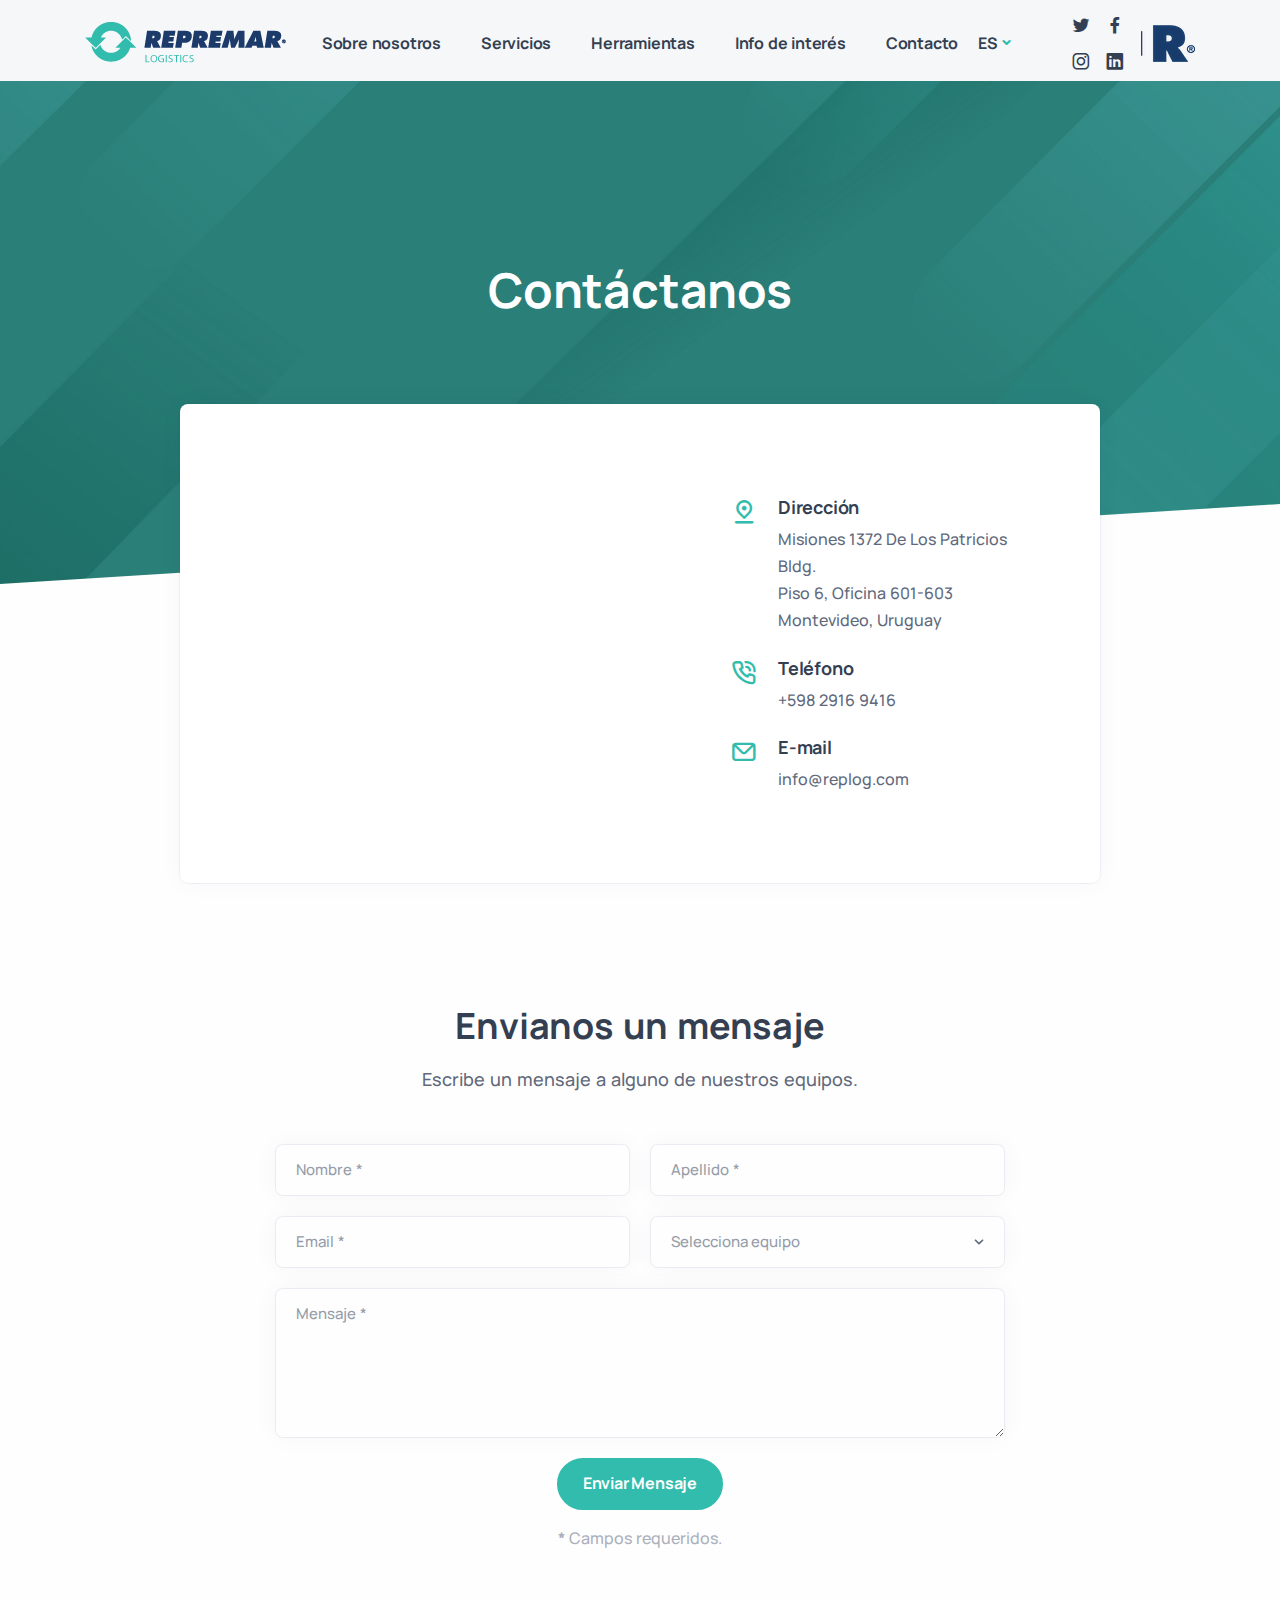
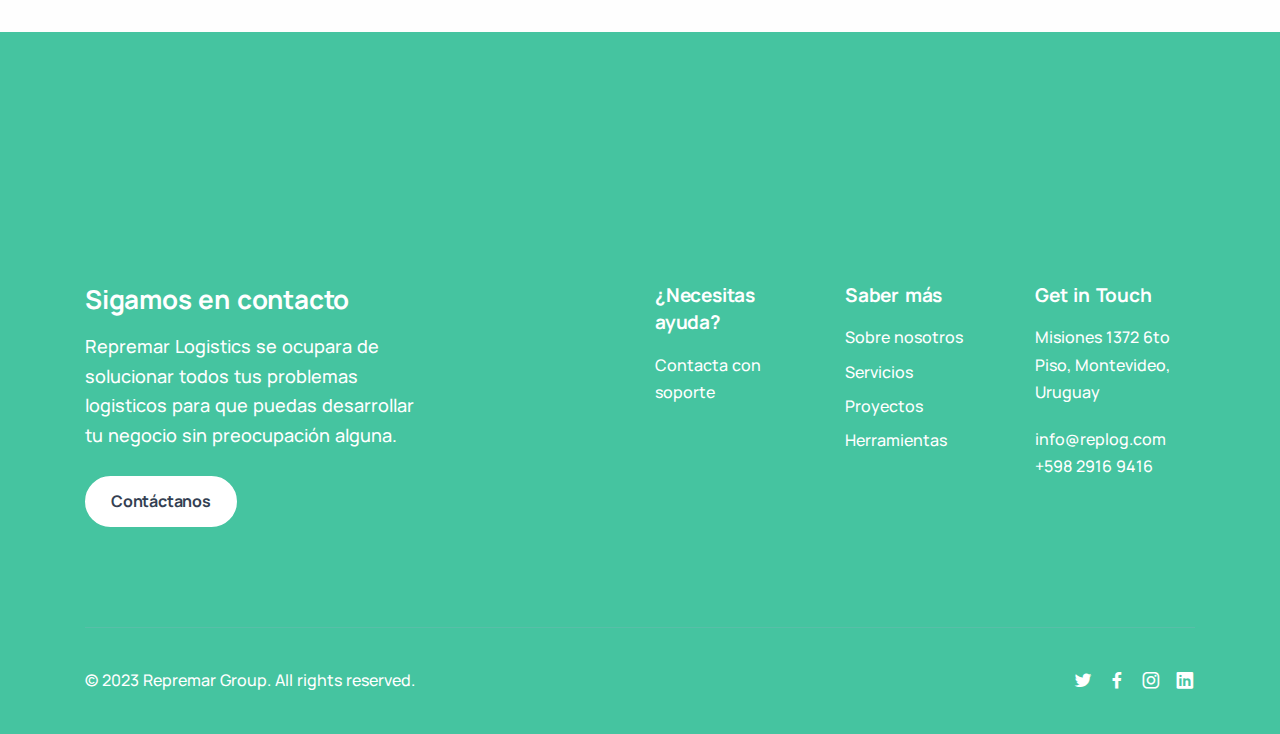
<file: contact.html>
<!DOCTYPE html>
<html lang="es">

<head>
    <meta charset="utf-8">
    <meta name="viewport" content="width=device-width, initial-scale=1.0">
    <meta name="description" content="Repremar Logistics.">
    <meta name="keywords" content="Repremar, Repremar Logitics, Logistics, Logistica">
    <meta name="author" content="Repremar Group">
    <title>Repremar Logistics</title>
    <link rel="shortcut icon" href="./assets/img/favicon.png">
    <link rel="stylesheet" href="./assets/css/plugins.css">
    <link rel="stylesheet" href="./assets/css/style.css">
    <link rel="stylesheet" href="./assets/css/colors/aqua.css">
</head>

<body>
    <div class="content-wrapper">
        <header class="wrapper bg-gray">
            <nav class="navbar navbar-expand-lg center-nav transparent navbar-light">
                <div class="container flex-lg-row flex-nowrap align-items-center">
                    <div class="navbar-brand w-100">
                        <a href="./index.html">
                            <img src="./assets/img/replog.png" srcset="./assets/img/replog.pngx2 2x" alt="" />
                        </a>
                    </div>
                    <div class="navbar-collapse offcanvas offcanvas-nav offcanvas-start">
                        <div class="offcanvas-header d-lg-none">
                            <h3 class="text-white fs-30 mb-0">Repremar Logistics</h3>
                            <button type="button" class="btn-close btn-close-white" data-bs-dismiss="offcanvas" aria-label="Close"></button>
                        </div>
                        <div class="offcanvas-body ms-lg-auto d-flex flex-column h-100">
                            <ul class="navbar-nav">
                                <li class="nav-item dropdown dropdown-mega">
                                    <li class="nav-item dropdown">
                                        <a class="nav-link " href="./about.html">Sobre nosotros</a>
                                    </li>
                                    <li class="nav-item dropdown">
                                        <a class="nav-link " href="./services.html">Servicios</a>
                                    </li>
                                    <li class="nav-item dropdown">
                                        <a class="nav-link " href="./services.html">Herramientas</a>
                                    </li>
                                    <li class="nav-item dropdown">
                                        <a class="nav-link " href="./links.html">Info de interés</a>
                                    </li>
                                    <li class="nav-item dropdown">
                                        <a class="nav-link " href="./contact.html">Contacto</a>
                                    </li>
                            </ul>
                            <!-- /.navbar-nav -->
                            <div class="offcanvas-footer d-lg-none">
                                <div>
                                    <a href="mailto:info@swansea.com.py" class="link-inverse">info@swansea.com.py</a>
                                    <br /> +595 21 328 9690 <br />
                                    <nav class="nav social social-white mt-4">
                                        <a href="https://twitter.com/repremar"><i class="uil uil-twitter"></i></a>
                                        <a href="https://www.facebook.com/repremarlogistics/"><i class="uil uil-facebook-f"></i></a>
                                        <a href="https://www.instagram.com/repremarlogistics.uy/"><i class="uil uil-instagram"></i></a>
                                        <a href="https://www.linkedin.com/company/repremar-logistics/?originalSubdomain=uy"><i class="uil uil-linkedin"></i></a>
                                      </nav>
                                    <!-- /.social -->
                                </div>
                            </div>
                            <!-- /.offcanvas-footer -->
                        </div>
                        <!-- /.offcanvas-body -->
                    </div>
                    <!-- /.navbar-collapse -->
                    <div class="navbar-other w-100 d-flex ms-auto">
                        <ul class="navbar-nav flex-row align-items-center ms-auto">

                            <!-- /.languaje -->
                            <li class="nav-item dropdown language-select text-uppercase">
                                <a class="nav-link dropdown-item dropdown-toggle" href="#" role="button" data-bs-toggle="dropdown" aria-haspopup="true" aria-expanded="false">Es</a>
                                <ul class="dropdown-menu">
                                    <li class="nav-item"><a class="dropdown-item" href="./contactEn.html">En</a></li>
                                    <li class="nav-item"><a class="dropdown-item" href="./contact.html">Es</a></li>
                                </ul>
                            </li>

                            <!-- /.social -->
                            <li class="nav-item">
                                <nav class="nav social social-muted justify-content-end text-end">
                                    <a href="https://twitter.com/repremar"><i class="uil uil-twitter"></i></a>
                                    <a href="https://www.facebook.com/repremarlogistics/"><i class="uil uil-facebook-f"></i></a>
                                    <a href="https://www.instagram.com/repremarlogistics.uy/"><i class="uil uil-instagram"></i></a>
                                    <a href="https://www.linkedin.com/company/repremar-logistics/?originalSubdomain=uy"><i class="uil uil-linkedin"></i></a>
                                </nav>

                            </li>

                            <li class="nav-item d-none d-md-block">
                                <a href="https://www.repremar.com">
                                    <img src="./assets/img/RGroup2.png" alt="Repremar Group Web" />
                                </a>
                            </li>

                            <li class="nav-item d-lg-none">
                                <button class="hamburger offcanvas-nav-btn"><span></span></button>
                            </li>
                        </ul>
                        <!-- /.navbar-nav -->
                    </div>
                    <!-- /.container -->
            </nav>
            <!-- /.navbar -->
        </header>
        <!-- /header -->
        <section class="wrapper image-wrapper bg-image bg-overlay bg-overlay-400 text-white" data-image-src="./assets/img/photos/1contactos.jpg">
            <div class="container pt-17 pb-20 pt-md-19 pb-md-21 text-center">
                <div class="row">
                    <div class="col-lg-8 mx-auto">
                        <h1 class="display-1 mb-3 text-white">Contáctanos</h1>

                        <!-- /nav -->
                    </div>
                    <!-- /column -->
                </div>
                <!-- /.row -->
            </div>
            <!-- /.container -->
        </section>
        <!-- /section -->
        <section class="wrapper bg-light angled upper-end">
            <div class="container pb-11">
                <div class="row mb-14 mb-md-16">
                    <div class="col-xl-10 mx-auto mt-n19">
                        <div class="card">
                            <div class="row gx-0">
                                <div class="col-lg-6 align-self-stretch">
                                    <div class="map map-full rounded-top rounded-lg-start">
                                        <iframe src="https://www.google.com/maps/embed?pb=!1m18!1m12!1m3!1d3271.9631492345134!2d-56.208039884245494!3d-34.90737428113619!2m3!1f0!2f0!3f0!3m2!1i1024!2i768!4f13.1!3m3!1m2!1s0x959f7f80faf9538b%3A0x81293442d5913632!2sMisiones%201372%2C%2011000%20Montevideo%2C%20Departamento%20de%20Montevideo!5e0!3m2!1ses-419!2suy!4v1679497257405!5m2!1ses-419!2suy" style="width:100%; height: 100%; border:0"
                                            allowfullscreen></iframe>

                                    </div>
                                    <!-- /.map -->
                                </div>
                                <!--/column -->
                                <div class="col-lg-6">
                                    <div class="p-10 p-md-11 p-lg-14">
                                        <div class="d-flex flex-row">
                                            <div>
                                                <div class="icon text-primary fs-28 me-4 mt-n1"> <i class="uil uil-location-pin-alt"></i> </div>
                                            </div>
                                            <div class="align-self-start justify-content-start">
                                                <h5 class="mb-1">Dirección</h5>
                                                <address>Misiones 1372 De Los Patricios Bldg. <br> Piso 6, Oficina 601-603 <br class="d-none d-md-block" />Montevideo, Uruguay</address>
                                            </div>
                                        </div>
                                        <!--/div -->
                                        <div class="d-flex flex-row">
                                            <div>
                                                <div class="icon text-primary fs-28 me-4 mt-n1"> <i class="uil uil-phone-volume"></i> </div>
                                            </div>
                                            <div>
                                                <h5 class="mb-1">Teléfono</h5>
                                                <p>+598 2916 9416 </p>
                                            </div>
                                        </div>
                                        <!--/div -->
                                        <div class="d-flex flex-row">
                                            <div>
                                                <div class="icon text-primary fs-28 me-4 mt-n1"> <i class="uil uil-envelope"></i> </div>
                                            </div>
                                            <div>
                                                <h5 class="mb-1">E-mail</h5>
                                                <p class="mb-0"><a href="mailto:info@swansea.com.py" class="link-body">info@replog.com</a></p>
                                            </div>
                                        </div>
                                        <!--/div -->
                                    </div>
                                    <!--/div -->
                                </div>
                                <!--/column -->
                            </div>
                            <!--/.row -->
                        </div>
                        <!-- /.card -->
                    </div>
                    <!-- /column -->
                </div>
                <div class="row">
                    <div class="col-lg-10 offset-lg-1 col-xl-8 offset-xl-2">
                      <h2 class="display-4 mb-3 text-center">Envianos un mensaje</h2>
                      <p class="lead text-center mb-10">Escribe un mensaje a alguno de nuestros equipos.</p>
                      <form name="contact" class="contact-form" method="POST" data-netlify="true" onSubmit="submit" data-netlify-honeypot="bot-field">
                        <input class="d-none" name="bot-field">
                        <div class="messages"></div>
                        <div class="row gx-4">
                          <div class="col-md-6">
                            <div class="form-floating mb-4">
                              <input id="form_name" type="text" name="name" class="form-control" placeholder="Jane" required>
                              <label for="form_name">Nombre *</label>
                              <div class="valid-feedback"> Bien! </div>
                              <div class="invalid-feedback"> Escribe tu nombre. </div>
                            </div>
                          </div>
                          <!-- /column -->
                          <div class="col-md-6">
                            <div class="form-floating mb-4">
                              <input id="form_lastname" type="text" name="surname" class="form-control" placeholder="Doe" required>
                              <label for="form_lastname">Apellido *</label>
                              <div class="valid-feedback"> Bien! </div>
                              <div class="invalid-feedback"> Escribe tu apellido. </div>
                            </div>
                          </div>
                          <!-- /column -->
                          <div class="col-md-6">
                            <div class="form-floating mb-4">
                              <input id="form_email" type="email" name="email" class="form-control" placeholder="jane.doe@example.com" required>
                              <label for="form_email">Email *</label>
                              <div class="valid-feedback"> Bien! </div>
                              <div class="invalid-feedback"> Ingrese un email valido. </div>
                            </div>
                          </div>
                          <!-- /column -->
                          <div class="col-md-6">
                            <div class="form-select-wrapper mb-4">
                              <select class="form-select" id="form-select" name="department" required>
                                <option selected disabled value="">Selecciona equipo</option>
                                <option value="Sales">Comercial</option>
                                <option value="Marketing">RRHH</option>
                              </select>
                              <div class="valid-feedback"> Bien! </div>
                              <div class="invalid-feedback"> Eliga un equipo. </div>
                            </div>
                          </div>
                          <!-- /column -->
                          <div class="col-12">
                            <div class="form-floating mb-4">
                              <textarea id="form_message" name="message" class="form-control" placeholder="Your message" style="height: 150px" required></textarea>
                              <label for="form_message">Mensaje *</label>
                              <div class="valid-feedback"> Bien! </div>
                              <div class="invalid-feedback"> Ingrese un mensaje. </div>
                            </div>
                          </div>
                          <!-- /column -->
                          <div class="col-12 text-center">
                            <button class="btn btn-primary rounded-pill btn-send mb-3" name="mail-btn">Enviar Mensaje</button>
                            <p class="text-muted"><strong>*</strong> Campos requeridos.</p>
                          </div>
                          <!-- /column -->
                        </div>
                        <!-- /.row -->
                      </form>
                      <!-- /form -->
                    </div>
                    <!-- /column -->
                  </div>
                <!-- /section -->
            </div>
            <!-- /.content-wrapper -->
            <footer class="bg-green text-white">
                <div class="container pt-20 pt-lg-21 pb-7">
                  <div class="row gy-6 gy-lg-0">
                    <div class="col-lg-4">
                      <div class="widget">
                        <h3 class="h2 mb-3 text-white">Sigamos en contacto</h3>
                        <p class="lead mb-5">Repremar Logistics se ocupara de solucionar todos tus problemas logisticos para que puedas desarrollar tu negocio sin preocupación alguna.</p>
                        <a href="#" class="btn btn-white  rounded-pill">Contáctanos</a>
                      </div>
                      <!-- /.widget -->
                    </div>
                    <!-- /column -->
                    <div class="col-md-4 col-lg-2 offset-lg-2">
                      <div class="widget">
                        <h4 class="widget-title text-white mb-3">¿Necesitas ayuda?</h4>
                        <ul class="list-unstyled text-reset mb-0">
                          <li><a href="#">Contacta con soporte</a></li>
                        </ul>
                      </div>
                      <!-- /.widget -->
                    </div>
                    <!-- /column -->
                    <div class="col-md-4 col-lg-2">
                      <div class="widget">
                        <h4 class="widget-title text-white mb-3">Saber más</h4>
                        <ul class="list-unstyled  mb-0">
                          <li><a href="#" style="color:white">Sobre nosotros</a></li>
                          <li><a href="#" style="color:white">Servicios</a></li>
                          <li><a href="#" style="color:white">Proyectos</a></li>
                          <li><a href="#" style="color:white">Herramientas</a></li>
                        </ul>
                      </div>
                      <!-- /.widget -->
                    </div>
                    <!-- /column -->
                    <div class="col-md-4 col-lg-2">
                      <div class="widget">
                        <h4 class="widget-title text-white mb-3">Get in Touch</h4>
                        <address>Misiones 1372 6to Piso, Montevideo, Uruguay</address>
                        <a href="mailto:first.last@email.com" style="color:white">info@replog.com</a><br /> +598 2916 9416
                      </div>
                      <!-- /.widget -->
                    </div>
                    <!-- /column -->
                  </div>
                  <!--/.row -->
                  <hr class="mt-13 mt-md-15 mb-7" />
                  <div class="d-md-flex align-items-center justify-content-between">
                    <p class="mb-2 mb-lg-0">© 2023 Repremar Group. All rights reserved.</p>
                    <nav class="nav social social-white text-md-end">
                      <a href="https://twitter.com/repremar"><i class="uil uil-twitter"></i></a>
                      <a href="https://www.facebook.com/repremarlogistics/"><i class="uil uil-facebook-f"></i></a>
                      <a href="https://www.instagram.com/repremarlogistics.uy/"><i class="uil uil-instagram"></i></a>
                      <a href="https://www.linkedin.com/company/repremar-logistics/?originalSubdomain=uy"><i class="uil uil-linkedin"></i></a>
                    </nav>
                    <!-- /.social -->
                  </div>
                  <!-- /div -->
                </div>
                <!-- /.container -->
              </footer>
            <div class="progress-wrap">
                <svg class="progress-circle svg-content" width="100%" height="100%" viewBox="-1 -1 102 102">
      <path d="M50,1 a49,49 0 0,1 0,98 a49,49 0 0,1 0,-98" />
    </svg>
            </div>
            <script src="./assets/js/plugins.js"></script>
            <script src="./assets/js/theme.js"></script>
</body>

</html>
</file>
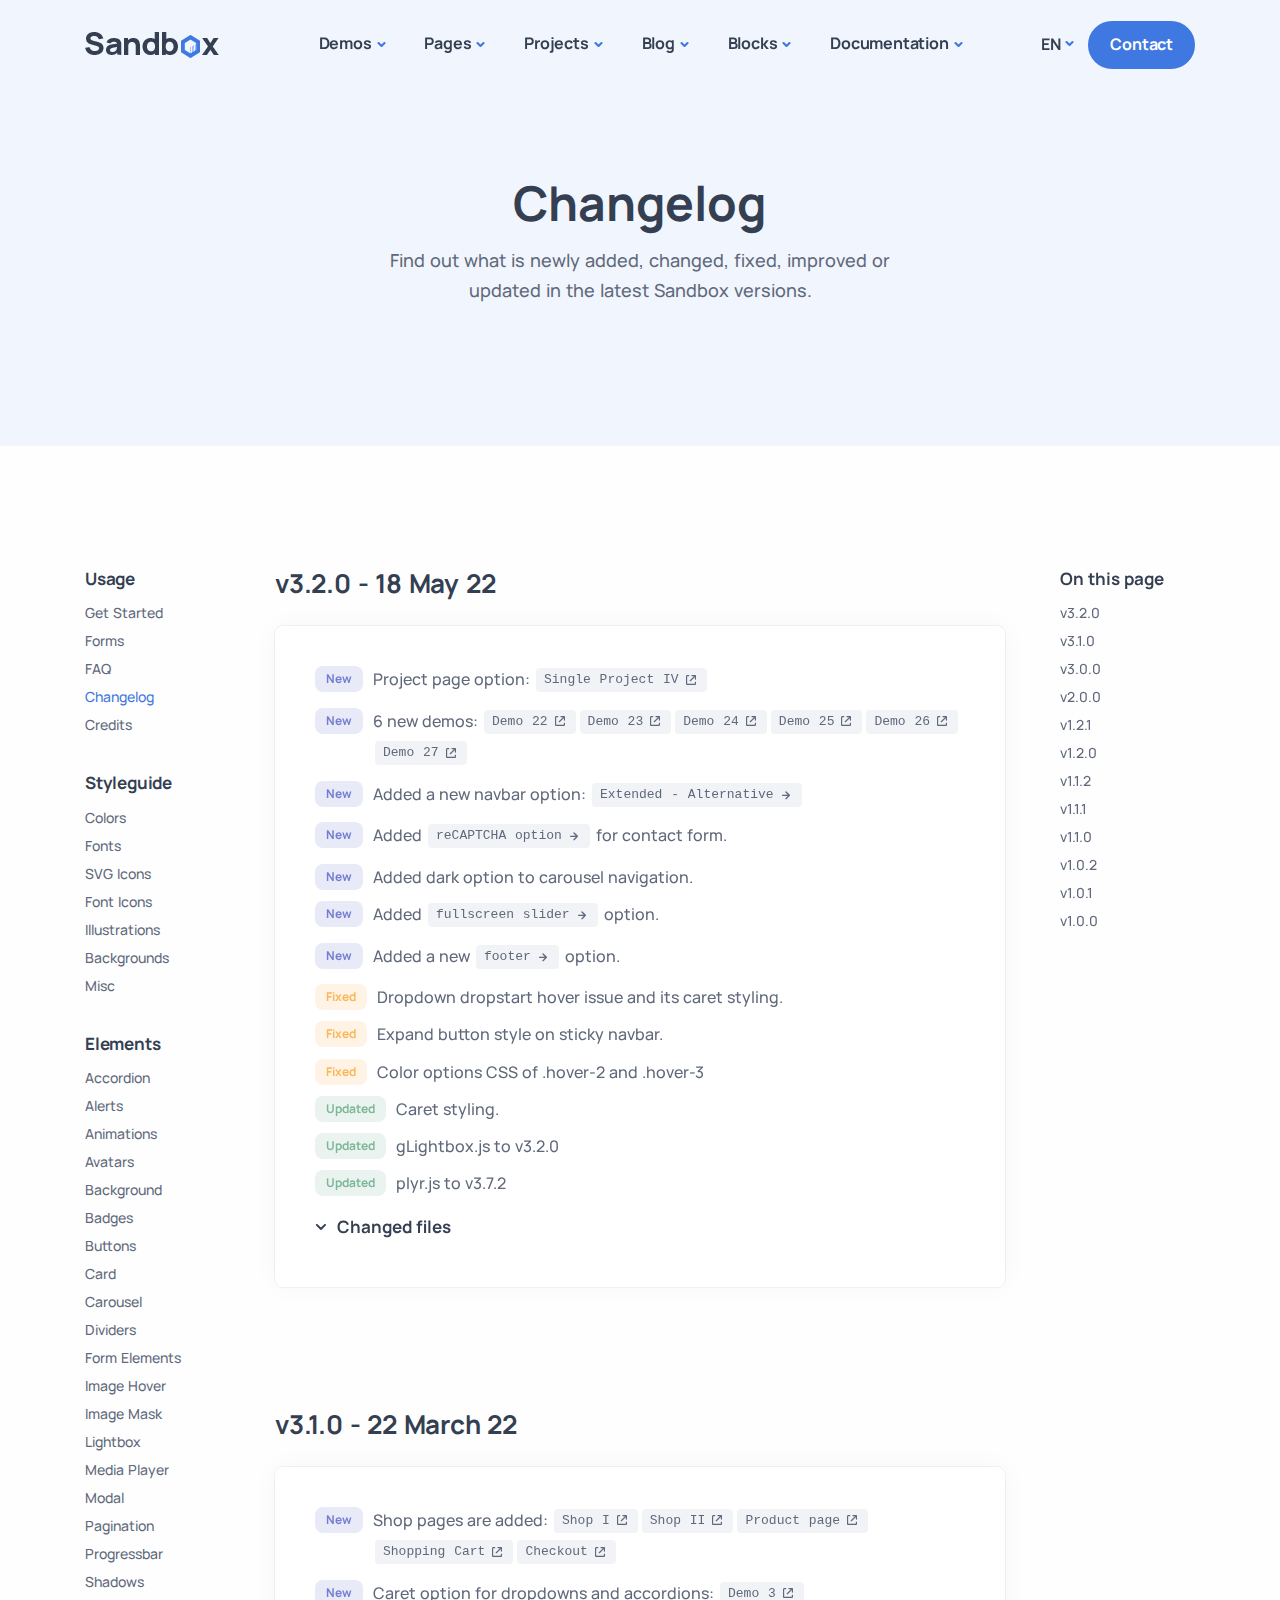
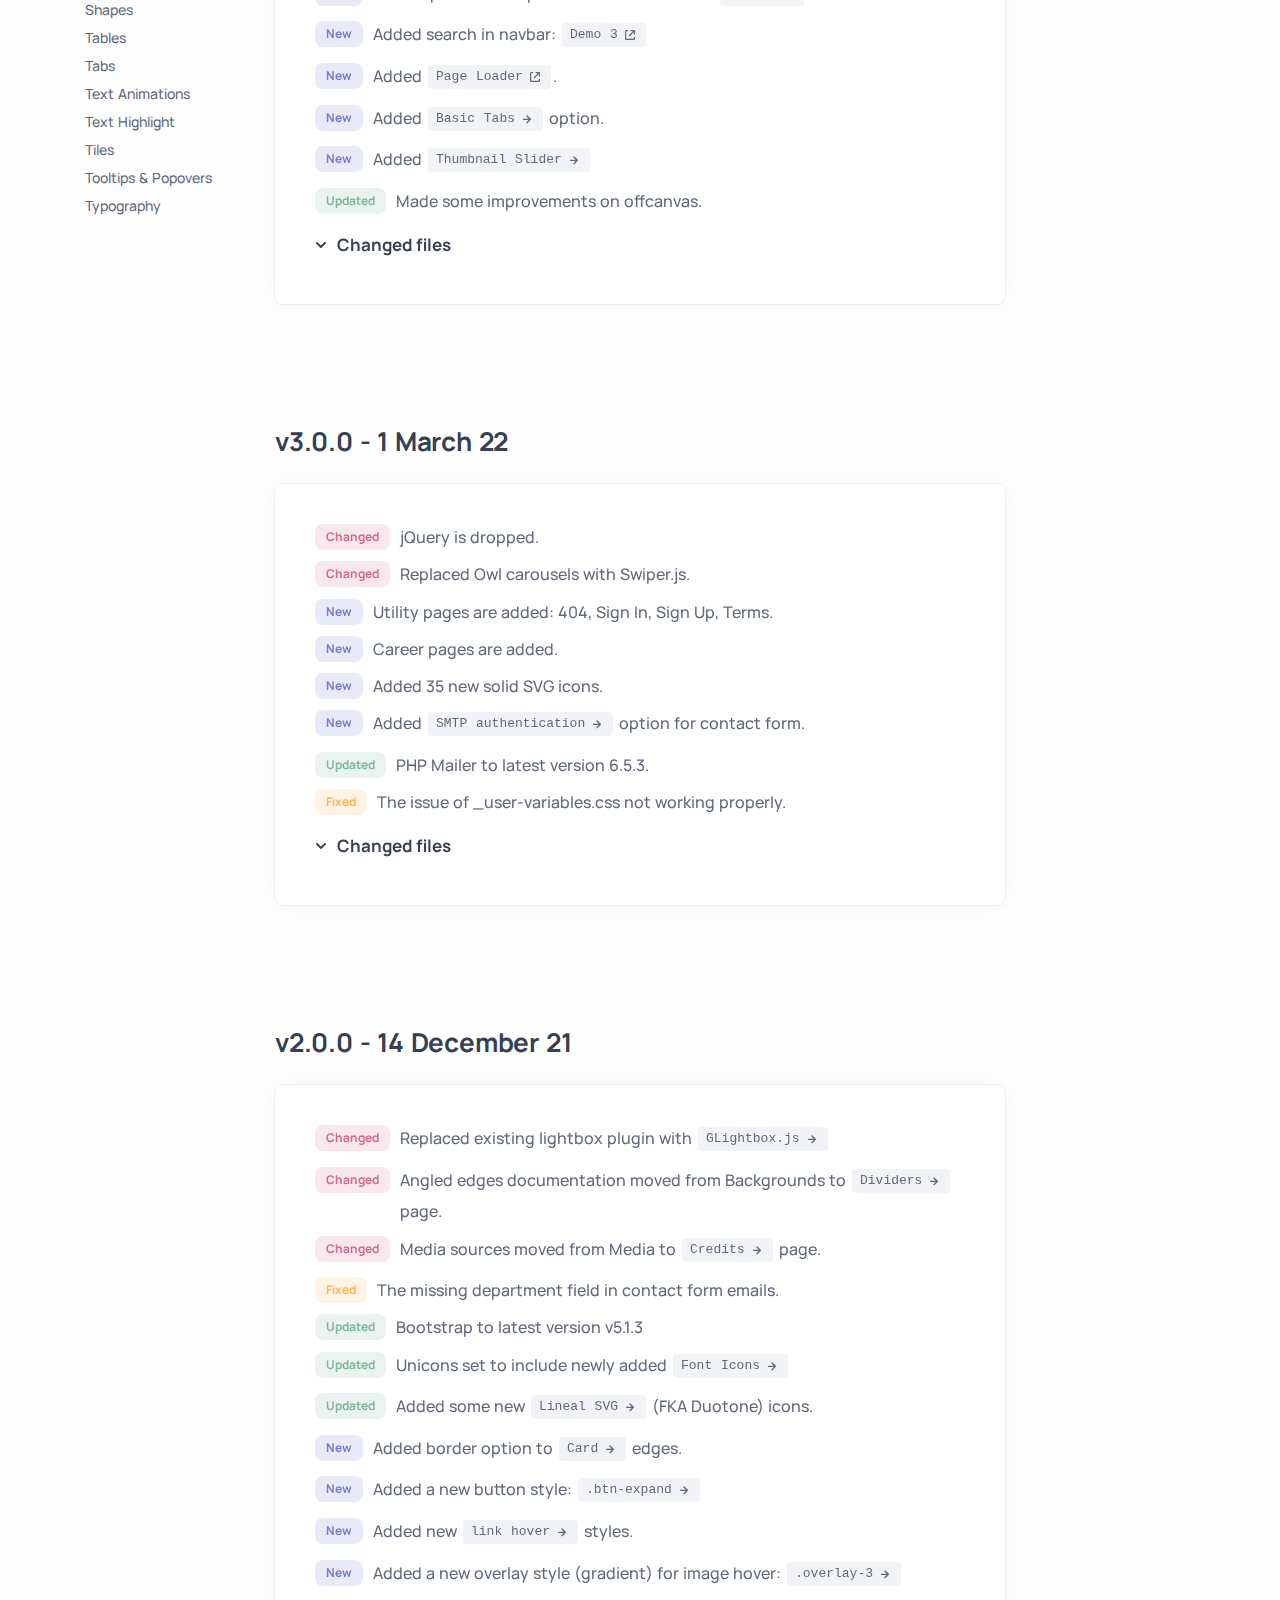
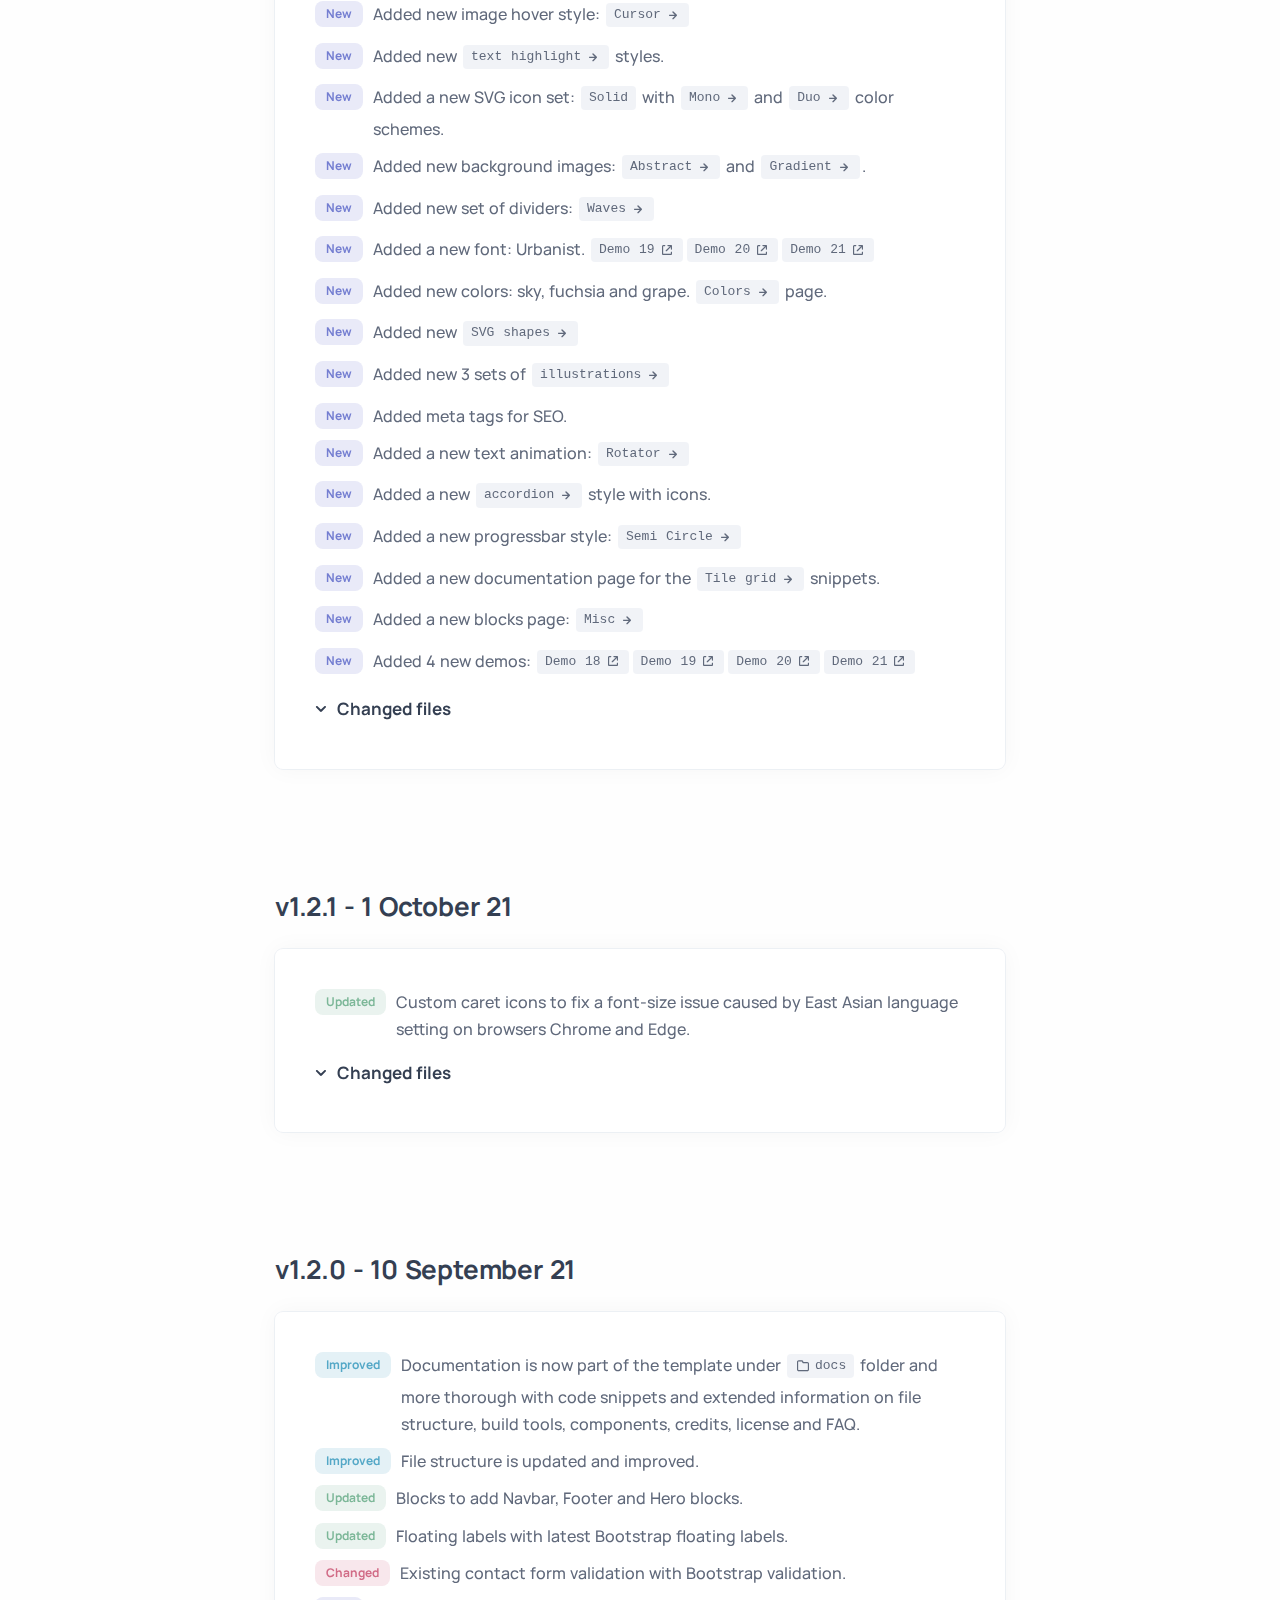
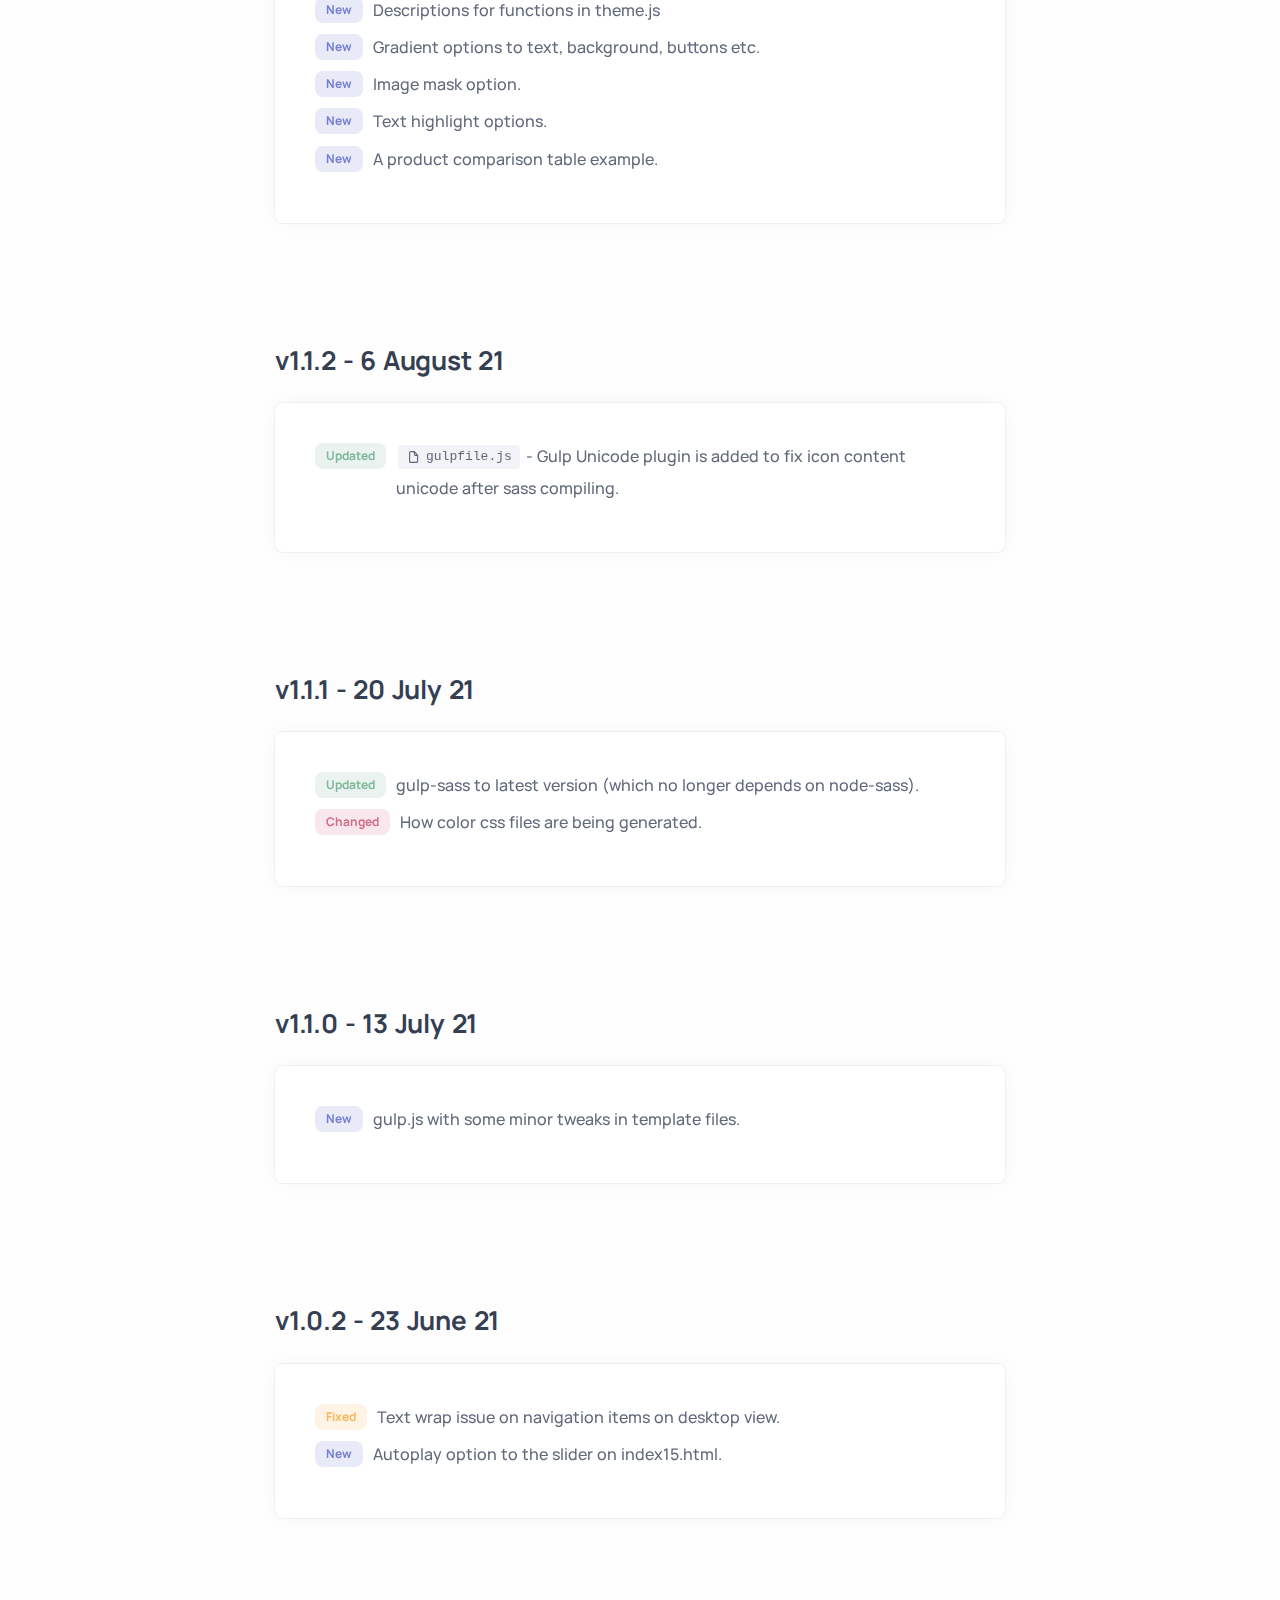
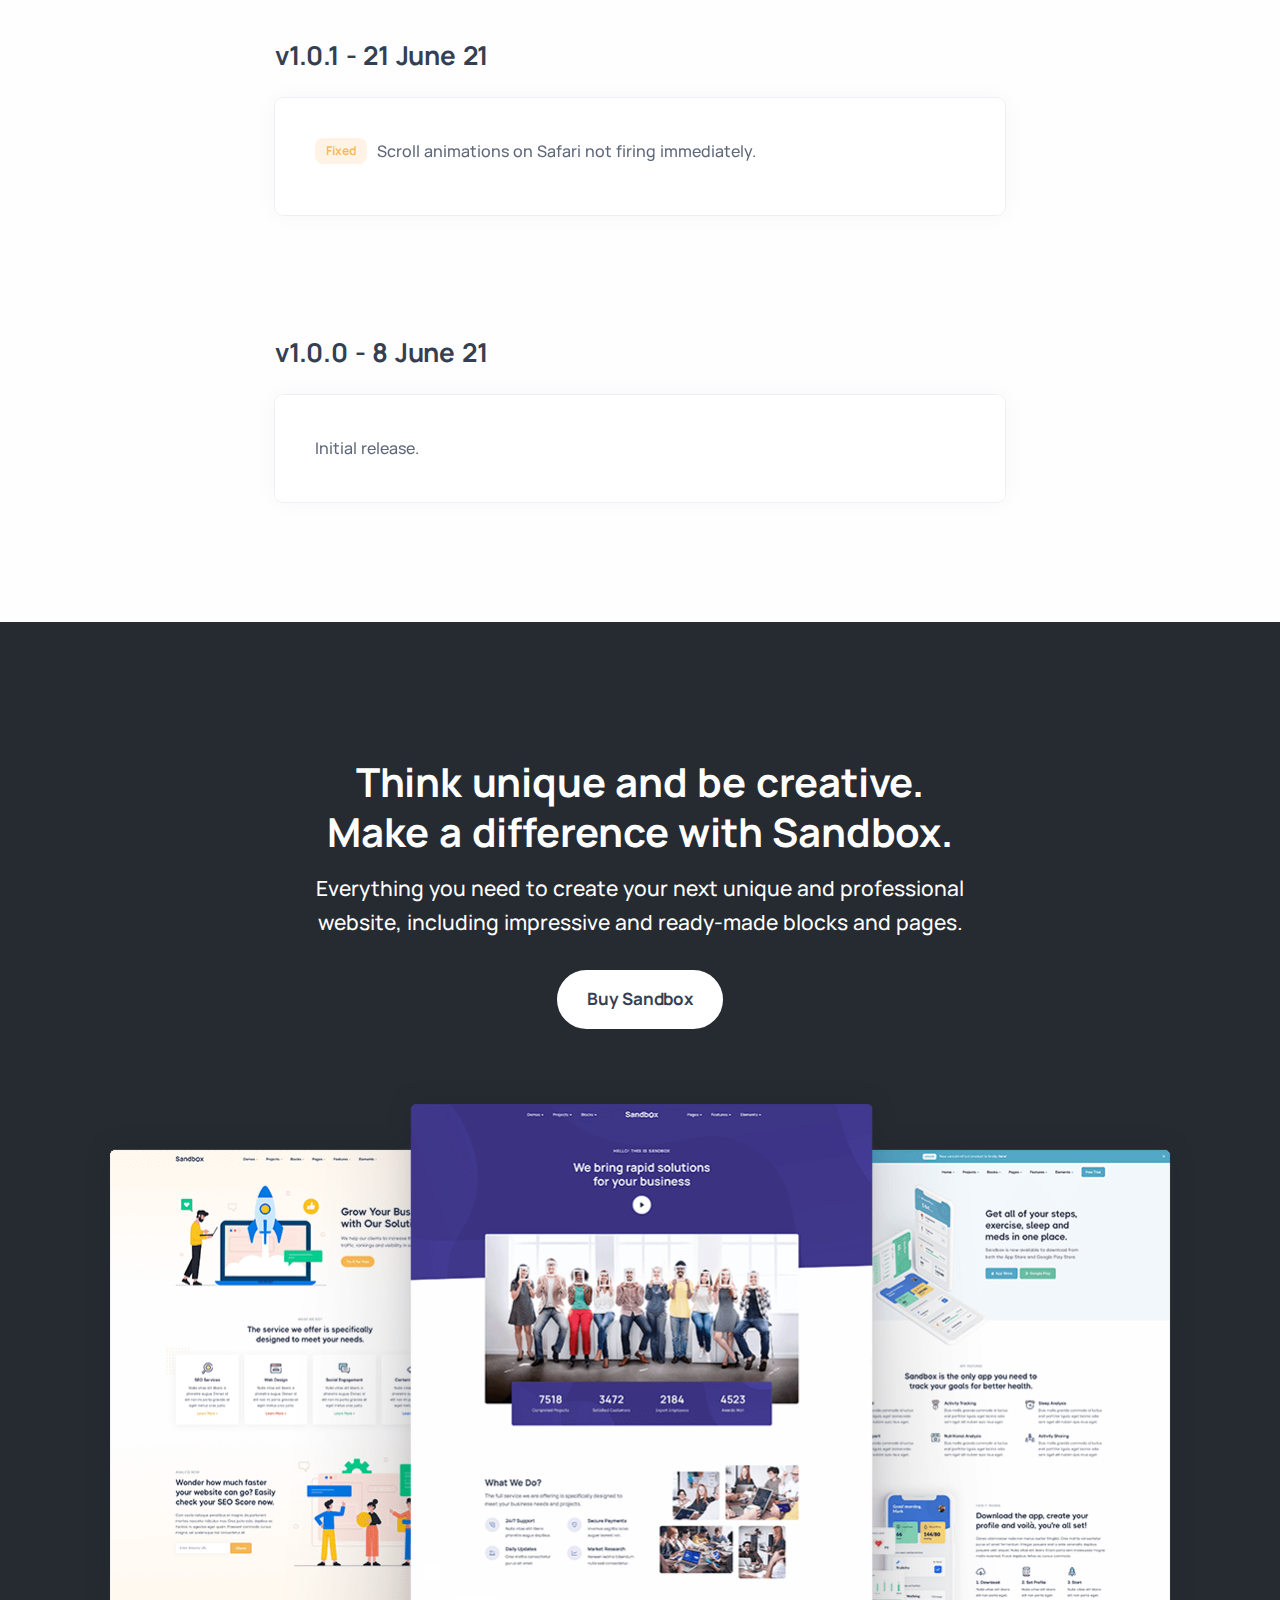
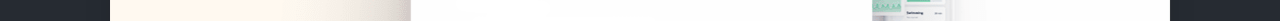
<file: docs/changelog.html>
<!DOCTYPE html>
<html lang="en">

<head>
  <meta charset="utf-8">
  <meta name="viewport" content="width=device-width, initial-scale=1.0">
  <meta name="description" content="An impressive and flawless site template that includes various UI elements and countless features, attractive ready-made blocks and rich pages, basically everything you need to create a unique and professional website.">
  <meta name="keywords" content="bootstrap 5, business, corporate, creative, gulp, marketing, minimal, modern, multipurpose, one page, responsive, saas, sass, seo, startup, html5 template, site template">
  <meta name="author" content="elemis">
  <title>Sandbox - Modern & Multipurpose Bootstrap 5 Template</title>
  <link rel="shortcut icon" href="../assets/img/favicon.png">
  <link rel="stylesheet" href="../assets/css/plugins.css">
  <link rel="stylesheet" href="../assets/css/style.css">
</head>

<body data-bs-spy="scroll" data-bs-target="#sidebar-nav">
  <div class="content-wrapper">
    <header class="wrapper bg-soft-primary">
      <nav class="navbar navbar-expand-lg center-nav transparent navbar-light">
        <div class="container flex-lg-row flex-nowrap align-items-center">
          <div class="navbar-brand w-100">
            <a href="../index.html">
              <img src="../assets/img/logo.png" srcset="../assets/img/logo@2x.png 2x" alt="" />
            </a>
          </div>
          <div class="navbar-collapse offcanvas offcanvas-nav offcanvas-start">
            <div class="offcanvas-header d-lg-none">
              <h3 class="text-white fs-30 mb-0">Sandbox</h3>
              <button type="button" class="btn-close btn-close-white" data-bs-dismiss="offcanvas" aria-label="Close"></button>
            </div>
            <div class="offcanvas-body ms-lg-auto d-flex flex-column h-100">
              <ul class="navbar-nav">
                <li class="nav-item dropdown dropdown-mega">
                  <a class="nav-link dropdown-toggle" href="#" data-bs-toggle="dropdown">Demos</a>
                  <ul class="dropdown-menu mega-menu mega-menu-dark mega-menu-img">
                    <li class="mega-menu-content mega-menu-scroll">
                      <ul class="row row-cols-1 row-cols-lg-6 gx-0 gx-lg-4 gy-lg-2 list-unstyled">
                        <li class="col"><a class="dropdown-item" href="../demo1.html">
                            <figure class="rounded lift d-none d-lg-block"><img src="../assets/img/demos/mi1.jpg" srcset="../assets/img/demos/mi1@2x.jpg 2x" alt=""></figure>
                            <span class="d-lg-none">Demo I</span>
                          </a></li>
                        <li class="col"><a class="dropdown-item" href="../demo2.html">
                            <figure class="rounded lift d-none d-lg-block"><img src="../assets/img/demos/mi2.jpg" srcset="../assets/img/demos/mi2@2x.jpg 2x" alt=""></figure>
                            <span class="d-lg-none">Demo II</span>
                          </a></li>
                        <li class="col"><a class="dropdown-item" href="../demo3.html">
                            <figure class="rounded lift d-none d-lg-block"><img src="../assets/img/demos/mi3.jpg" srcset="../assets/img/demos/mi3@2x.jpg 2x" alt=""></figure>
                            <span class="d-lg-none">Demo III</span>
                          </a></li>
                        <li class="col"><a class="dropdown-item" href="../demo4.html">
                            <figure class="rounded lift d-none d-lg-block"><img src="../assets/img/demos/mi4.jpg" srcset="../assets/img/demos/mi4@2x.jpg 2x" alt=""></figure>
                            <span class="d-lg-none">Demo IV</span>
                          </a></li>
                        <li class="col"><a class="dropdown-item" href="../demo5.html">
                            <figure class="rounded lift d-none d-lg-block"><img src="../assets/img/demos/mi5.jpg" srcset="../assets/img/demos/mi5@2x.jpg 2x" alt=""></figure>
                            <span class="d-lg-none">Demo V</span>
                          </a></li>
                        <li class="col"><a class="dropdown-item" href="../demo6.html">
                            <figure class="rounded lift d-none d-lg-block"><img src="../assets/img/demos/mi6.jpg" srcset="../assets/img/demos/mi6@2x.jpg 2x" alt=""></figure>
                            <span class="d-lg-none">Demo VI</span>
                          </a></li>
                        <li class="col"><a class="dropdown-item" href="../demo7.html">
                            <figure class="rounded lift d-none d-lg-block"><img src="../assets/img/demos/mi7.jpg" srcset="../assets/img/demos/mi7@2x.jpg 2x" alt=""></figure>
                            <span class="d-lg-none">Demo VII</span>
                          </a></li>
                        <li class="col"><a class="dropdown-item" href="../demo8.html">
                            <figure class="rounded lift d-none d-lg-block"><img src="../assets/img/demos/mi8.jpg" srcset="../assets/img/demos/mi8@2x.jpg 2x" alt=""></figure>
                            <span class="d-lg-none">Demo VIII</span>
                          </a></li>
                        <li class="col"><a class="dropdown-item" href="../demo9.html">
                            <figure class="rounded lift d-none d-lg-block"><img src="../assets/img/demos/mi9.jpg" srcset="../assets/img/demos/mi9@2x.jpg 2x" alt=""></figure>
                            <span class="d-lg-none">Demo IX</span>
                          </a></li>
                        <li class="col"><a class="dropdown-item" href="../demo10.html">
                            <figure class="rounded lift d-none d-lg-block"><img src="../assets/img/demos/mi10.jpg" srcset="../assets/img/demos/mi10@2x.jpg 2x" alt=""></figure>
                            <span class="d-lg-none">Demo X</span>
                          </a></li>
                        <li class="col"><a class="dropdown-item" href="../demo11.html">
                            <figure class="rounded lift d-none d-lg-block"><img src="../assets/img/demos/mi11.jpg" srcset="../assets/img/demos/mi11@2x.jpg 2x" alt=""></figure>
                            <span class="d-lg-none">Demo XI</span>
                          </a></li>
                        <li class="col"><a class="dropdown-item" href="../demo12.html">
                            <figure class="rounded lift d-none d-lg-block"><img src="../assets/img/demos/mi12.jpg" srcset="../assets/img/demos/mi12@2x.jpg 2x" alt=""></figure>
                            <span class="d-lg-none">Demo XII</span>
                          </a></li>
                        <li class="col"><a class="dropdown-item" href="../demo13.html">
                            <figure class="rounded lift d-none d-lg-block"><img src="../assets/img/demos/mi13.jpg" srcset="../assets/img/demos/mi13@2x.jpg 2x" alt=""></figure>
                            <span class="d-lg-none">Demo XIII</span>
                          </a></li>
                        <li class="col"><a class="dropdown-item" href="../demo14.html">
                            <figure class="rounded lift d-none d-lg-block"><img src="../assets/img/demos/mi14.jpg" srcset="../assets/img/demos/mi14@2x.jpg 2x" alt=""></figure>
                            <span class="d-lg-none">Demo XIV</span>
                          </a></li>
                        <li class="col"><a class="dropdown-item" href="../demo15.html">
                            <figure class="rounded lift d-none d-lg-block"><img src="../assets/img/demos/mi15.jpg" srcset="../assets/img/demos/mi15@2x.jpg 2x" alt=""></figure>
                            <span class="d-lg-none">Demo XV</span>
                          </a></li>
                        <li class="col"><a class="dropdown-item" href="../demo16.html">
                            <figure class="rounded lift d-none d-lg-block"><img src="../assets/img/demos/mi16.jpg" srcset="../assets/img/demos/mi16@2x.jpg 2x" alt=""></figure>
                            <span class="d-lg-none">Demo XVI</span>
                          </a></li>
                        <li class="col"><a class="dropdown-item" href="../demo17.html">
                            <figure class="rounded lift d-none d-lg-block"><img src="../assets/img/demos/mi17.jpg" srcset="../assets/img/demos/mi17@2x.jpg 2x" alt=""></figure>
                            <span class="d-lg-none">Demo XVII</span>
                          </a></li>
                        <li class="col"><a class="dropdown-item" href="../demo18.html">
                            <figure class="rounded lift d-none d-lg-block"><img src="../assets/img/demos/mi18.jpg" srcset="../assets/img/demos/mi18@2x.jpg 2x" alt=""></figure>
                            <span class="d-lg-none">Demo XVIII</span>
                          </a></li>
                        <li class="col"><a class="dropdown-item" href="../demo19.html">
                            <figure class="rounded lift d-none d-lg-block"><img src="../assets/img/demos/mi19.jpg" srcset="../assets/img/demos/mi19@2x.jpg 2x" alt=""></figure>
                            <span class="d-lg-none">Demo XIX</span>
                          </a></li>
                        <li class="col"><a class="dropdown-item" href="../demo20.html">
                            <figure class="rounded lift d-none d-lg-block"><img src="../assets/img/demos/mi20.jpg" srcset="../assets/img/demos/mi20@2x.jpg 2x" alt=""></figure>
                            <span class="d-lg-none">Demo XX</span>
                          </a></li>
                        <li class="col"><a class="dropdown-item" href="../demo21.html">
                            <figure class="rounded lift d-none d-lg-block"><img src="../assets/img/demos/mi21.jpg" srcset="../assets/img/demos/mi21@2x.jpg 2x" alt=""></figure>
                            <span class="d-lg-none">Demo XXI</span>
                          </a></li>
                        <li class="col"><a class="dropdown-item" href="../demo22.html">
                            <figure class="rounded lift d-none d-lg-block"><img src="../assets/img/demos/mi22.jpg" srcset="../assets/img/demos/mi22@2x.jpg 2x" alt=""></figure>
                            <span class="d-lg-none">Demo XXII</span>
                          </a></li>
                        <li class="col"><a class="dropdown-item" href="../demo23.html">
                            <figure class="rounded lift d-none d-lg-block"><img src="../assets/img/demos/mi23.jpg" srcset="../assets/img/demos/mi23@2x.jpg 2x" alt=""></figure>
                            <span class="d-lg-none">Demo XXIII</span>
                          </a></li>
                        <li class="col"><a class="dropdown-item" href="../demo24.html">
                            <figure class="rounded lift d-none d-lg-block"><img src="../assets/img/demos/mi24.jpg" srcset="../assets/img/demos/mi24@2x.jpg 2x" alt=""></figure>
                            <span class="d-lg-none">Demo XXIV</span>
                          </a></li>
                        <li class="col"><a class="dropdown-item" href="../demo25.html">
                            <figure class="rounded lift d-none d-lg-block"><img src="../assets/img/demos/mi25.jpg" srcset="../assets/img/demos/mi25@2x.jpg 2x" alt=""></figure>
                            <span class="d-lg-none">Demo XXV</span>
                          </a></li>
                        <li class="col"><a class="dropdown-item" href="../demo26.html">
                            <figure class="rounded lift d-none d-lg-block"><img src="../assets/img/demos/mi26.jpg" srcset="../assets/img/demos/mi26@2x.jpg 2x" alt=""></figure>
                            <span class="d-lg-none">Demo XXVI</span>
                          </a></li>
                        <li class="col"><a class="dropdown-item" href="../demo27.html">
                            <figure class="rounded lift d-none d-lg-block"><img src="../assets/img/demos/mi27.jpg" srcset="../assets/img/demos/mi27@2x.jpg 2x" alt=""></figure>
                            <span class="d-lg-none">Demo XXVII</span>
                          </a></li>
                      </ul>
                      <!--/.row -->
                      <span class="d-none d-lg-flex"><i class="uil uil-direction"></i><strong>Scroll to view more</strong></span>
                    </li>
                    <!--/.mega-menu-content-->
                  </ul>
                  <!--/.dropdown-menu -->
                </li>
                <li class="nav-item dropdown">
                  <a class="nav-link dropdown-toggle" href="#" data-bs-toggle="dropdown">Pages</a>
                  <ul class="dropdown-menu">
                    <li class="dropdown dropdown-submenu dropend"><a class="dropdown-item dropdown-toggle" href="#" data-bs-toggle="dropdown">Services</a>
                      <ul class="dropdown-menu">
                        <li class="nav-item"><a class="dropdown-item" href="../services.html">Services I</a></li>
                        <li class="nav-item"><a class="dropdown-item" href="../services2.html">Services II</a></li>
                      </ul>
                    </li>
                    <li class="dropdown dropdown-submenu dropend"><a class="dropdown-item dropdown-toggle" href="#" data-bs-toggle="dropdown">About</a>
                      <ul class="dropdown-menu">
                        <li class="nav-item"><a class="dropdown-item" href="../about.html">About I</a></li>
                        <li class="nav-item"><a class="dropdown-item" href="../about2.html">About II</a></li>
                      </ul>
                    </li>
                    <li class="dropdown dropdown-submenu dropend"><a class="dropdown-item dropdown-toggle" href="#" data-bs-toggle="dropdown">Shop</a>
                      <ul class="dropdown-menu">
                        <li class="nav-item"><a class="dropdown-item" href="../shop.html">Shop I</a></li>
                        <li class="nav-item"><a class="dropdown-item" href="../shop2.html">Shop II</a></li>
                        <li class="nav-item"><a class="dropdown-item" href="../shop-product.html">Product Page</a></li>
                        <li class="nav-item"><a class="dropdown-item" href="../shop-cart.html">Shopping Cart</a></li>
                        <li class="nav-item"><a class="dropdown-item" href="../shop-checkout.html">Checkout</a></li>
                      </ul>
                    </li>
                    <li class="dropdown dropdown-submenu dropend"><a class="dropdown-item dropdown-toggle" href="#" data-bs-toggle="dropdown">Contact</a>
                      <ul class="dropdown-menu">
                        <li class="nav-item"><a class="dropdown-item" href="../contact.html">Contact I</a></li>
                        <li class="nav-item"><a class="dropdown-item" href="../contact2.html">Contact II</a></li>
                        <li class="nav-item"><a class="dropdown-item" href="../contact3.html">Contact III</a></li>
                      </ul>
                    </li>
                    <li class="dropdown dropdown-submenu dropend"><a class="dropdown-item dropdown-toggle" href="#" data-bs-toggle="dropdown">Career</a>
                      <ul class="dropdown-menu">
                        <li class="nav-item"><a class="dropdown-item" href="../career.html">Job Listing I</a></li>
                        <li class="nav-item"><a class="dropdown-item" href="../career2.html">Job Listing II</a></li>
                        <li class="nav-item"><a class="dropdown-item" href="../career-job.html">Job Description</a></li>
                      </ul>
                    </li>
                    <li class="dropdown dropdown-submenu dropend"><a class="dropdown-item dropdown-toggle" href="#" data-bs-toggle="dropdown">Utility</a>
                      <ul class="dropdown-menu">
                        <li class="nav-item"><a class="dropdown-item" href="../404.html">404 Not Found</a></li>
                        <li class="nav-item"><a class="dropdown-item" href="../page-loader.html">Page Loader</a></li>
                        <li class="nav-item"><a class="dropdown-item" href="../signin.html">Sign In I</a></li>
                        <li class="nav-item"><a class="dropdown-item" href="../signin2.html">Sign In II</a></li>
                        <li class="nav-item"><a class="dropdown-item" href="../signup.html">Sign Up I</a></li>
                        <li class="nav-item"><a class="dropdown-item" href="../signup2.html">Sign Up II</a></li>
                        <li class="nav-item"><a class="dropdown-item" href="../terms.html">Terms</a></li>
                      </ul>
                    </li>
                    <li class="nav-item"><a class="dropdown-item" href="../pricing.html">Pricing</a></li>
                    <li class="nav-item"><a class="dropdown-item" href="../onepage.html">One Page</a></li>
                  </ul>
                </li>
                <li class="nav-item dropdown">
                  <a class="nav-link dropdown-toggle" href="#" data-bs-toggle="dropdown">Projects</a>
                  <div class="dropdown-menu dropdown-lg">
                    <div class="dropdown-lg-content">
                      <div>
                        <h6 class="dropdown-header">Project Pages</h6>
                        <ul class="list-unstyled">
                          <li><a class="dropdown-item" href="../projects.html">Projects I</a></li>
                          <li><a class="dropdown-item" href="../projects2.html">Projects II</a></li>
                          <li><a class="dropdown-item" href="../projects3.html">Projects III</a></li>
                          <li><a class="dropdown-item" href="../projects4.html">Projects IV</a></li>
                        </ul>
                      </div>
                      <!-- /.column -->
                      <div>
                        <h6 class="dropdown-header">Single Projects</h6>
                        <ul class="list-unstyled">
                          <li><a class="dropdown-item" href="../single-project.html">Single Project I</a></li>
                          <li><a class="dropdown-item" href="../single-project2.html">Single Project II</a></li>
                          <li><a class="dropdown-item" href="../single-project3.html">Single Project III</a></li>
                          <li><a class="dropdown-item" href="../single-project4.html">Single Project IV</a></li>
                        </ul>
                      </div>
                      <!-- /.column -->
                    </div>
                    <!-- /auto-column -->
                  </div>
                </li>
                <li class="nav-item dropdown">
                  <a class="nav-link dropdown-toggle" href="#" data-bs-toggle="dropdown">Blog</a>
                  <ul class="dropdown-menu">
                    <li class="nav-item"><a class="dropdown-item" href="../blog.html">Blog without Sidebar</a></li>
                    <li class="nav-item"><a class="dropdown-item" href="../blog2.html">Blog with Sidebar</a></li>
                    <li class="nav-item"><a class="dropdown-item" href="../blog3.html">Blog with Left Sidebar</a></li>
                    <li class="dropdown dropdown-submenu dropend"><a class="dropdown-item dropdown-toggle" href="#" data-bs-toggle="dropdown">Blog Posts</a>
                      <ul class="dropdown-menu">
                        <li class="nav-item"><a class="dropdown-item" href="../blog-post.html">Post without Sidebar</a></li>
                        <li class="nav-item"><a class="dropdown-item" href="../blog-post2.html">Post with Sidebar</a></li>
                        <li class="nav-item"><a class="dropdown-item" href="../blog-post3.html">Post with Left Sidebar</a></li>
                      </ul>
                    </li>
                  </ul>
                </li>
                <li class="nav-item dropdown dropdown-mega">
                  <a class="nav-link dropdown-toggle" href="#" data-bs-toggle="dropdown">Blocks</a>
                  <ul class="dropdown-menu mega-menu mega-menu-dark mega-menu-img">
                    <li class="mega-menu-content">
                      <ul class="row row-cols-1 row-cols-lg-6 gx-0 gx-lg-6 gy-lg-4 list-unstyled">
                        <li class="col"><a class="dropdown-item" href="../docs/blocks/about.html">
                            <div class="rounded img-svg d-none d-lg-block p-4 mb-lg-2"><img class="rounded-0" src="../assets/img/demos/block1.svg" alt=""></div>
                            <span>About</span>
                          </a>
                        </li>
                        <li class="col"><a class="dropdown-item" href="../docs/blocks/blog.html">
                            <div class="rounded img-svg d-none d-lg-block p-4 mb-lg-2"><img class="rounded-0" src="../assets/img/demos/block2.svg" alt=""></div>
                            <span>Blog</span>
                          </a>
                        </li>
                        <li class="col"><a class="dropdown-item" href="../docs/blocks/call-to-action.html">
                            <div class="rounded img-svg d-none d-lg-block p-4 mb-lg-2"><img class="rounded-0" src="../assets/img/demos/block3.svg" alt=""></div>
                            <span>Call to Action</span>
                          </a>
                        </li>
                        <li class="col"><a class="dropdown-item" href="../docs/blocks/clients.html">
                            <div class="rounded img-svg d-none d-lg-block p-4 mb-lg-2"><img class="rounded-0" src="../assets/img/demos/block4.svg" alt=""></div>
                            <span>Clients</span>
                          </a>
                        </li>
                        <li class="col"><a class="dropdown-item" href="../docs/blocks/contact.html">
                            <div class="rounded img-svg d-none d-lg-block p-4 mb-lg-2"><img class="rounded-0" src="../assets/img/demos/block5.svg" alt=""></div>
                            <span>Contact</span>
                          </a>
                        </li>
                        <li class="col"><a class="dropdown-item" href="../docs/blocks/facts.html">
                            <div class="rounded img-svg d-none d-lg-block p-4 mb-lg-2"><img class="rounded-0" src="../assets/img/demos/block6.svg" alt=""></div>
                            <span>Facts</span>
                          </a>
                        </li>
                        <li class="col"><a class="dropdown-item" href="../docs/blocks/faq.html">
                            <div class="rounded img-svg d-none d-lg-block p-4 mb-lg-2"><img class="rounded-0" src="../assets/img/demos/block7.svg" alt=""></div>
                            <span>FAQ</span>
                          </a>
                        </li>
                        <li class="col"><a class="dropdown-item" href="../docs/blocks/features.html">
                            <div class="rounded img-svg d-none d-lg-block p-4 mb-lg-2"><img class="rounded-0" src="../assets/img/demos/block8.svg" alt=""></div>
                            <span>Features</span>
                          </a>
                        </li>
                        <li class="col"><a class="dropdown-item" href="../docs/blocks/footer.html">
                            <div class="rounded img-svg d-none d-lg-block p-4 mb-lg-2"><img class="rounded-0" src="../assets/img/demos/block9.svg" alt=""></div>
                            <span>Footer</span>
                          </a>
                        </li>
                        <li class="col"><a class="dropdown-item" href="../docs/blocks/hero.html">
                            <div class="rounded img-svg d-none d-lg-block p-4 mb-lg-2"><img class="rounded-0" src="../assets/img/demos/block10.svg" alt=""></div>
                            <span>Hero</span>
                          </a>
                        </li>
                        <li class="col"><a class="dropdown-item" href="../docs/blocks/misc.html">
                            <div class="rounded img-svg d-none d-lg-block p-4 mb-lg-2"><img class="rounded-0" src="../assets/img/demos/block17.svg" alt=""></div>
                            <span>Misc</span>
                          </a>
                        </li>
                        <li class="col"><a class="dropdown-item" href="../docs/blocks/navbar.html">
                            <div class="rounded img-svg d-none d-lg-block p-4 mb-lg-2"><img class="rounded-0" src="../assets/img/demos/block11.svg" alt=""></div>
                            <span>Navbar</span>
                          </a>
                        </li>
                        <li class="col"><a class="dropdown-item" href="../docs/blocks/portfolio.html">
                            <div class="rounded img-svg d-none d-lg-block p-4 mb-lg-2"><img class="rounded-0" src="../assets/img/demos/block12.svg" alt=""></div>
                            <span>Portfolio</span>
                          </a>
                        </li>
                        <li class="col"><a class="dropdown-item" href="../docs/blocks/pricing.html">
                            <div class="rounded img-svg d-none d-lg-block p-4 mb-lg-2"><img class="rounded-0" src="../assets/img/demos/block13.svg" alt=""></div>
                            <span>Pricing</span>
                          </a>
                        </li>
                        <li class="col"><a class="dropdown-item" href="../docs/blocks/process.html">
                            <div class="rounded img-svg d-none d-lg-block p-4 mb-lg-2"><img class="rounded-0" src="../assets/img/demos/block14.svg" alt=""></div>
                            <span>Process</span>
                          </a>
                        </li>
                        <li class="col"><a class="dropdown-item" href="../docs/blocks/team.html">
                            <div class="rounded img-svg d-none d-lg-block p-4 mb-lg-2"><img class="rounded-0" src="../assets/img/demos/block15.svg" alt=""></div>
                            <span>Team</span>
                          </a>
                        </li>
                        <li class="col"><a class="dropdown-item" href="../docs/blocks/testimonials.html">
                            <div class="rounded img-svg d-none d-lg-block p-4 mb-lg-2"><img class="rounded-0" src="../assets/img/demos/block16.svg" alt=""></div>
                            <span>Testimonials</span>
                          </a>
                        </li>
                      </ul>
                      <!--/.row -->
                    </li>
                    <!--/.mega-menu-content-->
                  </ul>
                  <!--/.dropdown-menu -->
                </li>
                <li class="nav-item dropdown dropdown-mega">
                  <a class="nav-link dropdown-toggle" href="#" data-bs-toggle="dropdown">Documentation</a>
                  <ul class="dropdown-menu mega-menu">
                    <li class="mega-menu-content">
                      <div class="row gx-0 gx-lg-3">
                        <div class="col-lg-4">
                          <h6 class="dropdown-header">Usage</h6>
                          <ul class="list-unstyled cc-2 pb-lg-1">
                            <li><a class="dropdown-item" href="../docs/index.html">Get Started</a></li>
                            <li><a class="dropdown-item" href="../docs/forms.html">Forms</a></li>
                            <li><a class="dropdown-item" href="../docs/faq.html">FAQ</a></li>
                            <li><a class="dropdown-item" href="../docs/changelog.html">Changelog</a></li>
                            <li><a class="dropdown-item" href="../docs/credits.html">Credits</a></li>
                          </ul>
                          <h6 class="dropdown-header mt-lg-6">Styleguide</h6>
                          <ul class="list-unstyled cc-2">
                            <li><a class="dropdown-item" href="../docs/styleguide/colors.html">Colors</a></li>
                            <li><a class="dropdown-item" href="../docs/styleguide/fonts.html">Fonts</a></li>
                            <li><a class="dropdown-item" href="../docs/styleguide/icons-svg.html">SVG Icons</a></li>
                            <li><a class="dropdown-item" href="../docs/styleguide/icons-font.html">Font Icons</a></li>
                            <li><a class="dropdown-item" href="../docs/styleguide/illustrations.html">Illustrations</a></li>
                            <li><a class="dropdown-item" href="../docs/styleguide/backgrounds.html">Backgrounds</a></li>
                            <li><a class="dropdown-item" href="../docs/styleguide/misc.html">Misc</a></li>
                          </ul>
                        </div>
                        <!--/column -->
                        <div class="col-lg-8">
                          <h6 class="dropdown-header">Elements</h6>
                          <ul class="list-unstyled cc-3">
                            <li><a class="dropdown-item" href="../docs/elements/accordion.html">Accordion</a></li>
                            <li><a class="dropdown-item" href="../docs/elements/alerts.html">Alerts</a></li>
                            <li><a class="dropdown-item" href="../docs/elements/animations.html">Animations</a></li>
                            <li><a class="dropdown-item" href="../docs/elements/avatars.html">Avatars</a></li>
                            <li><a class="dropdown-item" href="../docs/elements/background.html">Background</a></li>
                            <li><a class="dropdown-item" href="../docs/elements/badges.html">Badges</a></li>
                            <li><a class="dropdown-item" href="../docs/elements/buttons.html">Buttons</a></li>
                            <li><a class="dropdown-item" href="../docs/elements/card.html">Card</a></li>
                            <li><a class="dropdown-item" href="../docs/elements/carousel.html">Carousel</a></li>
                            <li><a class="dropdown-item" href="../docs/elements/dividers.html">Dividers</a></li>
                            <li><a class="dropdown-item" href="../docs/elements/form-elements.html">Form Elements</a></li>
                            <li><a class="dropdown-item" href="../docs/elements/image-hover.html">Image Hover</a></li>
                            <li><a class="dropdown-item" href="../docs/elements/image-mask.html">Image Mask</a></li>
                            <li><a class="dropdown-item" href="../docs/elements/lightbox.html">Lightbox</a></li>
                            <li><a class="dropdown-item" href="../docs/elements/player.html">Media Player</a></li>
                            <li><a class="dropdown-item" href="../docs/elements/modal.html">Modal</a></li>
                            <li><a class="dropdown-item" href="../docs/elements/pagination.html">Pagination</a></li>
                            <li><a class="dropdown-item" href="../docs/elements/progressbar.html">Progressbar</a></li>
                            <li><a class="dropdown-item" href="../docs/elements/shadows.html">Shadows</a></li>
                            <li><a class="dropdown-item" href="../docs/elements/shapes.html">Shapes</a></li>
                            <li><a class="dropdown-item" href="../docs/elements/tables.html">Tables</a></li>
                            <li><a class="dropdown-item" href="../docs/elements/tabs.html">Tabs</a></li>
                            <li><a class="dropdown-item" href="../docs/elements/text-animations.html">Text Animations</a></li>
                            <li><a class="dropdown-item" href="../docs/elements/text-highlight.html">Text Highlight</a></li>
                            <li><a class="dropdown-item" href="../docs/elements/tiles.html">Tiles</a></li>
                            <li><a class="dropdown-item" href="../docs/elements/tooltips-popovers.html">Tooltips & Popovers</a></li>
                            <li><a class="dropdown-item" href="../docs/elements/typography.html">Typography</a></li>
                          </ul>
                        </div>
                        <!--/column -->
                      </div>
                      <!--/.row -->
                    </li>
                    <!--/.mega-menu-content-->
                  </ul>
                  <!--/.dropdown-menu -->
                </li>
              </ul>
              <!-- /.navbar-nav -->
              <div class="offcanvas-footer d-lg-none">
                <div>
                  <a href="mailto:first.last@email.com" class="link-inverse">info@email.com</a>
                  <br /> 00 (123) 456 78 90 <br />
                  <nav class="nav social social-white mt-4">
                    <a href="#"><i class="uil uil-twitter"></i></a>
                    <a href="#"><i class="uil uil-facebook-f"></i></a>
                    <a href="#"><i class="uil uil-dribbble"></i></a>
                    <a href="#"><i class="uil uil-instagram"></i></a>
                    <a href="#"><i class="uil uil-youtube"></i></a>
                  </nav>
                  <!-- /.social -->
                </div>
              </div>
              <!-- /.offcanvas-footer -->
            </div>
            <!-- /.offcanvas-body -->
          </div>
          <!-- /.navbar-collapse -->
          <div class="navbar-other w-100 d-flex ms-auto">
            <ul class="navbar-nav flex-row align-items-center ms-auto">
              <li class="nav-item dropdown language-select text-uppercase">
                <a class="nav-link dropdown-item dropdown-toggle" href="#" role="button" data-bs-toggle="dropdown" aria-haspopup="true" aria-expanded="false">En</a>
                <ul class="dropdown-menu">
                  <li class="nav-item"><a class="dropdown-item" href="#">En</a></li>
                  <li class="nav-item"><a class="dropdown-item" href="#">De</a></li>
                  <li class="nav-item"><a class="dropdown-item" href="#">Es</a></li>
                </ul>
              </li>
              <li class="nav-item d-none d-md-block">
                <a href="../contact.html" class="btn btn-sm btn-primary rounded-pill">Contact</a>
              </li>
              <li class="nav-item d-lg-none">
                <button class="hamburger offcanvas-nav-btn"><span></span></button>
              </li>
            </ul>
            <!-- /.navbar-nav -->
          </div>
          <!-- /.navbar-other -->
        </div>
        <!-- /.container -->
      </nav>
      <!-- /.navbar -->
    </header>
    <!-- /header -->
    <section class="wrapper bg-soft-primary">
      <div class="container pt-10 pb-12 pt-md-14 pb-md-16 text-center">
        <div class="row">
          <div class="col-md-9 col-lg-7 col-xl-6 mx-auto">
            <h1 class="display-1 mb-3">Changelog</h1>
            <p class="lead px-xxl-12">Find out what is newly added, changed, fixed, improved or updated in the latest Sandbox versions.</p>
          </div>
          <!-- /column -->
        </div>
        <!-- /.row -->
      </div>
      <!-- /.container -->
    </section>
    <!-- /section -->
    <div class="container">
      <div class="row">
        <aside class="col-xl-2 sidebar doc-sidebar mt-md-0 py-16 d-none d-xl-block">
          <div class="widget pb-3">
            <h6 class="widget-title fs-17 mb-2">Usage</h6>
            <nav id="collapse-usage">
              <ul class="list-unstyled fs-sm lh-sm text-reset">
                <li><a href="../docs/index.html">Get Started</a></li>
                <li><a href="../docs/forms.html">Forms</a></li>
                <li><a href="../docs/faq.html">FAQ</a></li>
                <li><a href="../docs/changelog.html" class="active">Changelog</a></li>
                <li><a href="../docs/credits.html">Credits</a></li>
              </ul>
            </nav>
            <!-- /nav -->
          </div>
          <!-- /.widget -->
          <div class="widget pb-3">
            <h6 class="widget-title fs-17 mb-2">Styleguide</h6>
            <nav id="collapse-style">
              <ul class="list-unstyled fs-sm lh-sm text-reset">
                <li><a href="../docs/styleguide/colors.html">Colors</a></li>
                <li><a href="../docs/styleguide/fonts.html">Fonts</a></li>
                <li><a href="../docs/styleguide/icons-svg.html">SVG Icons</a></li>
                <li><a href="../docs/styleguide/icons-font.html">Font Icons</a></li>
                <li><a href="../docs/styleguide/illustrations.html">Illustrations</a></li>
                <li><a href="../docs/styleguide/backgrounds.html">Backgrounds</a></li>
                <li><a href="../docs/styleguide/misc.html">Misc</a></li>
              </ul>
            </nav>
            <!-- /nav -->
          </div>
          <!-- /.widget -->
          <div class="widget pb-3">
            <h6 class="widget-title fs-17 mb-2">Elements</h6>
            <nav id="collapse-elements">
              <ul class="list-unstyled fs-sm lh-sm text-reset">
                <li><a href="../docs/elements/accordion.html">Accordion</a></li>
                <li><a href="../docs/elements/alerts.html">Alerts</a></li>
                <li><a href="../docs/elements/animations.html">Animations</a></li>
                <li><a href="../docs/elements/avatars.html">Avatars</a></li>
                <li><a href="../docs/elements/background.html">Background</a></li>
                <li><a href="../docs/elements/badges.html">Badges</a></li>
                <li><a href="../docs/elements/buttons.html">Buttons</a></li>
                <li><a href="../docs/elements/card.html">Card</a></li>
                <li><a href="../docs/elements/carousel.html">Carousel</a></li>
                <li><a href="../docs/elements/dividers.html">Dividers</a></li>
                <li><a href="../docs/elements/form-elements.html">Form Elements</a></li>
                <li><a href="../docs/elements/image-hover.html">Image Hover</a></li>
                <li><a href="../docs/elements/image-mask.html">Image Mask</a></li>
                <li><a href="../docs/elements/lightbox.html">Lightbox</a></li>
                <li><a href="../docs/elements/player.html">Media Player</a></li>
                <li><a href="../docs/elements/modal.html">Modal</a></li>
                <li><a href="../docs/elements/pagination.html">Pagination</a></li>
                <li><a href="../docs/elements/progressbar.html">Progressbar</a></li>
                <li><a href="../docs/elements/shadows.html">Shadows</a></li>
                <li><a href="../docs/elements/shapes.html">Shapes</a></li>
                <li><a href="../docs/elements/tables.html">Tables</a></li>
                <li><a href="../docs/elements/tabs.html">Tabs</a></li>
                <li><a href="../docs/elements/text-animations.html">Text Animations</a></li>
                <li><a href="../docs/elements/text-highlight.html">Text Highlight</a></li>
                <li><a href="../docs/elements/tiles.html">Tiles</a></li>
                <li><a href="../docs/elements/tooltips-popovers.html">Tooltips & Popovers</a></li>
                <li><a href="../docs/elements/typography.html">Typography</a></li>
              </ul>
            </nav>
            <!-- /nav -->
          </div>
          <!-- /.widget -->
        </aside>
        <!-- /column -->
        <aside class="col-xl-2 order-xl-3 sidebar sticky-sidebar mt-md-0 py-16 d-none d-xl-block">
          <div class="widget">
            <h6 class="widget-title fs-17 mb-2 ps-xl-5">On this page</h6>
            <nav class="ps-xl-5" id="sidebar-nav">
              <ul class="list-unstyled fs-sm lh-sm text-reset">
                <li><a class="nav-link scroll" href="#snippet-12">v3.2.0</a></li>
                <li><a class="nav-link scroll" href="#snippet-11">v3.1.0</a></li>
                <li><a class="nav-link scroll" href="#snippet-10">v3.0.0</a></li>
                <li><a class="nav-link scroll" href="#snippet-9">v2.0.0</a></li>
                <li><a class="nav-link scroll" href="#snippet-8">v1.2.1</a></li>
                <li><a class="nav-link scroll" href="#snippet-7">v1.2.0</a></li>
                <li><a class="nav-link scroll" href="#snippet-6">v1.1.2</a></li>
                <li><a class="nav-link scroll" href="#snippet-5">v1.1.1</a></li>
                <li><a class="nav-link scroll" href="#snippet-4">v1.1.0</a></li>
                <li><a class="nav-link scroll" href="#snippet-3">v1.0.2</a></li>
                <li><a class="nav-link scroll" href="#snippet-2">v1.0.1</a></li>
                <li><a class="nav-link scroll" href="#snippet-1">v1.0.0</a></li>
              </ul>
            </nav>
            <!-- /nav -->
          </div>
          <!-- /.widget -->
        </aside>
        <!-- /column -->
        <div class="col-xl-8 order-xl-2">
          <section id="snippet-12" class="wrapper pt-16">
            <h2 class="mb-5">v3.2.0 - 18 May 22</h2>
            <div class="card">
              <div class="card-body">
                <ul class="list-unstyled mb-0">
                  <li class="d-flex flex-row mb-2"><span class="badge badge-lg bg-pale-purple text-purple rounded me-2 align-self-start">New</span>
                    <p class="mb-0">Project page option: <a href="../single-project4.html" class="external mt-n1">Single Project IV</a></p>
                  </li>
                  <li class="d-flex flex-row mb-2"><span class="badge badge-lg bg-pale-purple text-purple rounded me-2 align-self-start">New</span>
                    <p class="mb-0">6 new demos: <a href="../demo22.html" class="external mt-n1" target="_blank">Demo 22</a><a href="../demo23.html" class="external mt-n1" target="_blank">Demo 23</a><a href="../demo24.html" class="external mt-n1" target="_blank">Demo 24</a><a href="../demo25.html" class="external mt-n1" target="_blank">Demo 25</a><a href="../demo26.html" class="external mt-n1" target="_blank">Demo 26</a><a href="../demo27.html" class="external mt-n1" target="_blank">Demo 27</a></p>
                  </li>
                  <li class="d-flex flex-row mb-2"><span class="badge badge-lg bg-pale-purple text-purple rounded me-2 align-self-start">New</span>
                    <p class="mb-0">Added a new navbar option: <a href="../docs/blocks/navbar.html#snippet-17" class="internal mt-n1" target="_blank">Extended - Alternative</a></p>
                  </li>
                  <li class="d-flex flex-row mb-2"><span class="badge badge-lg bg-pale-purple text-purple rounded me-2 align-self-start">New</span>
                    <p class="mb-0">Added <a href="../docs/forms.html#snippet-1-4" class="internal mt-n1">reCAPTCHA option</a> for contact form.</p>
                  </li>
                  <li class="d-flex flex-row mb-2"><span class="badge badge-lg bg-pale-purple text-purple rounded me-2 align-self-start">New</span>
                    <p class="mb-0">Added dark option to carousel navigation.</p>
                  </li>
                  <li class="d-flex flex-row mb-2"><span class="badge badge-lg bg-pale-purple text-purple rounded me-2 align-self-start">New</span>
                    <p class="mb-0">Added <a href="../demo23.html" class="internal mt-n1">fullscreen slider</a> option.</p>
                  </li>
                  <li class="d-flex flex-row mb-2"><span class="badge badge-lg bg-pale-purple text-purple rounded me-2 align-self-start">New</span>
                    <p class="mb-0">Added a new <a href="../demo25.html" class="internal mt-n1">footer</a> option.</p>
                  </li>
                  <li class="d-flex flex-row mb-2"><span class="badge badge-lg bg-pale-yellow text-yellow rounded me-2 align-self-start">Fixed</span>
                    <p class="mb-0">Dropdown dropstart hover issue and its caret styling.</p>
                  </li>
                  <li class="d-flex flex-row mb-2"><span class="badge badge-lg bg-pale-yellow text-yellow rounded me-2 align-self-start">Fixed</span>
                    <p class="mb-0">Expand button style on sticky navbar.</p>
                  </li>
                  <li class="d-flex flex-row mb-2"><span class="badge badge-lg bg-pale-yellow text-yellow rounded me-2 align-self-start">Fixed</span>
                    <p class="mb-0">Color options CSS of .hover-2 and .hover-3</p>
                  </li>
                  <li class="d-flex flex-row mb-2"><span class="badge badge-lg bg-pale-leaf text-leaf rounded me-2 align-self-start">Updated</span> Caret styling.</li>
                  <li class="d-flex flex-row mb-2"><span class="badge badge-lg bg-pale-leaf text-leaf rounded me-2 align-self-start">Updated</span> gLightbox.js to v3.2.0</li>
                  <li class="d-flex flex-row mb-2"><span class="badge badge-lg bg-pale-leaf text-leaf rounded me-2 align-self-start">Updated</span> plyr.js to v3.7.2</li>
                </ul>
                <a class="collapse-link collapsed" data-bs-toggle="collapse" href="#collapse-11">Changed files</a>
                <div id="collapse-11" class="accordion-collapse collapse">
                  <ul class="list-unstyled mt-2 mb-0">
                    <li><code class="file">src/assets/css/vendor/glightbox.css</code></li>
                    <li><code class="file">src/assets/css/vendor/plyr.css</code></li>
                    <li><code class="file">src/assets/js/theme.js</code></li>
                    <li><code class="file">src/assets/js/vendor/glightbox.js</code></li>
                    <li><code class="file">src/assets/js/vendor/plyr.js</code></li>
                    <li><code class="folder">src/assets/fonts/custom</code></li>
                    <li><code class="file">src/assets/php/contact.php</code></li>
                    <li><code class="folder">src/assets/php/recaptcha</code></li>
                    <li><code class="file">src/assets/scss/_variables.scss</code></li>
                    <li><code class="file">src/assets/scss/fonts/thicccboi.scss</code></li>
                    <li><code class="file">src/assets/scss/fonts/urbanist.scss</code></li>
                    <li><code class="file">src/assets/scss/theme/_accordion.scss</code></li>
                    <li><code class="file">src/assets/scss/theme/_alert.scss</code></li>
                    <li><code class="file">src/assets/scss/theme/_background.scss</code></li>
                    <li><code class="file">src/assets/scss/theme/_breadcrumb.scss</code></li>
                    <li><code class="file">src/assets/scss/theme/_buttons.scss</code></li>
                    <li><code class="file">src/assets/scss/theme/_carousel.scss</code></li>
                    <li><code class="file">src/assets/scss/theme/_colors.scss</code></li>
                    <li><code class="file">src/assets/scss/theme/_dropdown.scss</code></li>
                    <li><code class="file">src/assets/scss/theme/_icons.scss</code></li>
                    <li><code class="file">src/assets/scss/theme/_mixins.scss</code></li>
                    <li><code class="file">src/assets/scss/theme/_navbar.scss</code></li>
                    <li><code class="file">src/assets/scss/theme/_offcanvas.scss</code></li>
                    <li><code class="file">src/assets/scss/theme/_overlay.scss</code></li>
                    <li><code class="file">src/assets/scss/theme/_pagination.scss</code></li>
                    <li><code class="file">src/assets/scss/theme/_pricing.scss</code></li>
                    <li><code class="file">src/assets/scss/theme/_progress.scss</code></li>
                    <li><code class="file">src/assets/scss/theme/_reboot.scss</code></li>
                    <li><code class="file">src/assets/scss/theme/_utilities.scss</code></li>
                    <li><code class="file">src/assets/scss/theme/_wrappers.scss</code></li>
                    <li><code class="file"><strong>src/demo22.html</strong></code></li>
                    <li><code class="file"><strong>src/demo23.html</strong></code></li>
                    <li><code class="file"><strong>src/demo24.html</strong></code></li>
                    <li><code class="file"><strong>src/demo25.html</strong></code></li>
                    <li><code class="file"><strong>src/demo26.html</strong></code></li>
                    <li><code class="file"><strong>src/demo27.html</strong></code></li>
                    <li><code class="file"><strong>src/single-project4.html</strong></code></li>
                    <li class="mb-4"></li>
                    <li><code class="file">dist/assets/css/plugins.css</code></li>
                    <li><code class="file">dist/assets/css/style.css</code></li>
                    <li><code class="file">dist/assets/js/plugins.js</code></li>
                    <li><code class="file">dist/assets/js/theme.js</code></li>
                    <li><code class="folder">dist/assets/css/colors</code></li>
                    <li><code class="folder">dist/assets/fonts</code></li>
                    <li><code class="folder">dist/assets/php</code></li>
                    <li class="mb-4"></li>
                    <li><code class="file">dev/assets/css/plugins.css</code></li>
                    <li><code class="file">dev/assets/css/style.css</code></li>
                    <li><code class="file">dev/assets/js/plugins.js</code></li>
                    <li><code class="file">dev/assets/js/theme.js</code></li>
                    <li><code class="folder">dev/assets/css/colors</code></li>
                    <li><code class="folder">dev/assets/fonts</code></li>
                    <li><code class="folder">dev/assets/php</code></li>
                  </ul>
                </div>
                <!--/.collapse -->
              </div>
              <!--/.card-body -->
            </div>
            <!--/.card -->
          </section>
          <section id="snippet-11" class="wrapper pt-16">
            <h2 class="mb-5">v3.1.0 - 22 March 22</h2>
            <div class="card">
              <div class="card-body">
                <ul class="list-unstyled mb-0">
                  <li class="d-flex flex-row mb-2"><span class="badge badge-lg bg-pale-purple text-purple rounded me-2 align-self-start">New</span>
                    <p class="mb-0">Shop pages are added: <a href="../shop.html" class="external mt-n1">Shop I</a><a href="../shop2.html" class="external mt-n1">Shop II</a><a href="../shop-product.html" class="external mt-n1">Product page</a><a href="../shop-cart.html" class="external mt-n1">Shopping Cart</a><a href="../shop-checkout.html" class="external mt-n1">Checkout</a></p>
                  </li>
                  <li class="d-flex flex-row mb-2"><span class="badge badge-lg bg-pale-purple text-purple rounded me-2 align-self-start">New</span>
                    <p class="mb-0">Caret option for dropdowns and accordions: <a href="../demo3.html" class="external mt-n1" target="_blank">Demo 3</a></p>
                  </li>
                  <li class="d-flex flex-row mb-2"><span class="badge badge-lg bg-pale-purple text-purple rounded me-2 align-self-start">New</span>
                    <p class="mb-0">Added search in navbar: <a href="../demo3.html" class="external mt-n1" target="_blank">Demo 3</a></p>
                  </li>
                  <li class="d-flex flex-row mb-2"><span class="badge badge-lg bg-pale-purple text-purple rounded me-2 align-self-start">New</span>
                    <p class="mb-0">Added <a href="../page-loader.html" class="external mt-n1">Page Loader</a>.</p>
                  </li>
                  <li class="d-flex flex-row mb-2"><span class="badge badge-lg bg-pale-purple text-purple rounded me-2 align-self-start">New</span>
                    <p class="mb-0">Added <a href="../docs/elements/tabs.html#snippet-1" class="internal mt-n1">Basic Tabs</a> option.</p>
                  </li>
                  <li class="d-flex flex-row mb-2"><span class="badge badge-lg bg-pale-purple text-purple rounded me-2 align-self-start">New</span>
                    <p class="mb-0">Added <a href="../docs/elements/carousel.html#snippet-5" class="internal mt-n1">Thumbnail Slider</a></p>
                  </li>
                  <li class="d-flex flex-row mb-2"><span class="badge badge-lg bg-pale-leaf text-leaf rounded me-2 align-self-start">Updated</span>
                    <p class="mb-0">Made some improvements on offcanvas.</p>
                  </li>
                </ul>
                <a class="collapse-link collapsed" data-bs-toggle="collapse" href="#collapse-11">Changed files</a>
                <div id="collapse-11" class="accordion-collapse collapse">
                  <ul class="list-unstyled mt-2 mb-0">
                    <li><code class="file">src/assets/scss/_variables.scss</code></li>
                    <li><code class="file">src/assets/scss/theme/_accordion.scss</code></li>
                    <li><code class="file">src/assets/scss/theme/_alert.scss</code></li>
                    <li><code class="file">src/assets/scss/theme/_animations.scss</code></li>
                    <li><code class="file">src/assets/scss/theme/_buttons.scss</code></li>
                    <li><code class="file">src/assets/scss/theme/_carousel.scss</code></li>
                    <li><code class="file">src/assets/scss/theme/_close.scss</code></li>
                    <li><code class="file">src/assets/scss/theme/_dropdown.scss</code></li>
                    <li><code class="file">src/assets/scss/theme/_forms.scss</code></li>
                    <li><code class="file">src/assets/scss/theme/_icons.scss</code></li>
                    <li><code class="file">src/assets/scss/theme/_mixins.scss</code></li>
                    <li><code class="file">src/assets/scss/theme/_nav.scss</code></li>
                    <li><code class="file"><strong>src/assets/scss/theme/_offcanvas.scss</strong></code></li>
                    <li><code class="file">src/assets/scss/theme/_progress.scss</code></li>
                    <li><code class="file">src/assets/scss/theme/_projects.scss</code></li>
                    <li><code class="file">src/assets/scss/theme/_reboot.scss</code></li>
                    <li><code class="file">src/assets/scss/theme/_theme.scss</code></li>
                    <li><code class="file">src/assets/scss/theme/_tooltip.scss</code></li>
                    <li><code class="file">src/assets/js/theme.js</code></li>
                    <li><code class="file">src/assets/js/vendor/swiper-bundle.min.js</code></li>
                    <li><code class="file">src/assets/css/vendor/swiper-bundle.min.css</code></li>
                    <li><code class="file">src/partials/_menu-links.html</code></li>
                    <li><code class="file"><strong>src/partials/_menu-offcanvas-footer.html</strong></code></li>
                    <li><code class="file"><strong>src/partials/_menu-others-cart.html</strong></code></li>
                    <li><code class="file">src/partials/_menu-others-offcanvas-info.html</code></li>
                    <li><code class="file"><strong>src/partials/_menu-others-search.html</strong></code></li>
                    <li><code class="file">src/partials/_menu-others.html</code></li>
                    <li><code class="file">src/partials/_navbar-center-logo.html</code></li>
                    <li><code class="file">src/partials/_navbar-extended.html</code></li>
                    <li><code class="file">src/partials/_navbar.html</code></li>
                    <li><code class="file">src/partials/_sidebar-widgets.html</code></li>
                    <li><code class="file">src/blog2.html</code></li>
                    <li><code class="file">src/demo3.html</code></li>
                    <li><code class="file">src/demo7.html</code></li>
                    <li><code class="file">src/demo8.html</code></li>
                    <li><code class="file">src/demo10.html</code></li>
                    <li><code class="file">src/demo15.html</code></li>
                    <li><code class="file">src/demo18.html</code></li>
                    <li><code class="file">src/demo19.html</code></li>
                    <li><code class="file">src/index.html</code></li>
                    <li><code class="file">src/projects.html</code></li>
                    <li><code class="file"><strong>src/page-loader.html</strong></code></li>
                    <li><code class="file"><strong>src/shop-cart.html</strong></code></li>
                    <li><code class="file"><strong>src/shop-checkout.html</strong></code></li>
                    <li><code class="file"><strong>src/shop-product.html</strong></code></li>
                    <li><code class="file"><strong>src/shop.html</strong></code></li>
                    <li><code class="file"><strong>src/shop2.html</strong></code></li>
                    <li><code class="file">src/partials/_footer-widgets.html</code></li>
                    <li><code class="file">src/partials/_footer2-widgets.html</code></li>
                    <li><code class="file">src/partials/_footer3-alt-widgets.html</code></li>
                    <li><code class="file">src/partials/_footer3-widgets.html</code></li>
                    <li><code class="file">src/partials/_footer4-widgets.html</code></li>
                    <li><code class="file">src/partials/_footer6-widgets.html</code></li>
                    <li><code class="file">src/partials/_menu-links.html</code></li>
                    <li><code class="file">src/partials/_navbar-center-logo.html</code></li>
                    <li><code class="file">src/partials/_navbar-extended.html</code></li>
                    <li><code class="file">src/partials/_navbar.html</code></li>
                    <li><code class="file">src/partials/_sidebar-widgets.html</code></li>
                    <li class="mb-4"></li>
                    <li><code class="file">dist/assets/css/plugins.css</code></li>
                    <li><code class="file">dist/assets/css/style.css</code></li>
                    <li><code class="file">dist/assets/js/plugins.js</code></li>
                    <li><code class="file">dist/assets/js/theme.js</code></li>
                    <li><code class="file"><strong>dist/page-loader.html</strong></code></li>
                    <li><code class="file"><strong>dist/shop-cart.html</strong></code></li>
                    <li><code class="file"><strong>dist/shop-checkout.html</strong></code></li>
                    <li><code class="file"><strong>dist/shop-product.html</strong></code></li>
                    <li><code class="file"><strong>dist/shop.html</strong></code></li>
                    <li><code class="file"><strong>dist/shop2.html</strong></code></li>
                    <li class="mb-4"></li>
                    <li><code class="file">dev/assets/css/plugins.css</code></li>
                    <li><code class="file">dev/assets/css/style.css</code></li>
                    <li><code class="file">dev/assets/js/plugins.js</code></li>
                    <li><code class="file">dev/assets/js/theme.js</code></li>
                    <li><code class="file"><strong>dev/page-loader.html</strong></code></li>
                    <li><code class="file"><strong>dev/shop-cart.html</strong></code></li>
                    <li><code class="file"><strong>dev/shop-checkout.html</strong></code></li>
                    <li><code class="file"><strong>dev/shop-product.html</strong></code></li>
                    <li><code class="file"><strong>dev/shop.html</strong></code></li>
                    <li><code class="file"><strong>dev/shop2.html</strong></code></li>
                  </ul>
                </div>
                <!--/.collapse -->
              </div>
              <!--/.card-body -->
            </div>
            <!--/.card -->
          </section>
          <section id="snippet-10" class="wrapper pt-16">
            <h2 class="mb-5">v3.0.0 - 1 March 22</h2>
            <div class="card">
              <div class="card-body">
                <ul class="list-unstyled mb-0">
                  <li class="d-flex flex-row mb-2"><span class="badge badge-lg bg-pale-pink text-pink rounded me-2 align-self-start">Changed</span> jQuery is dropped.</li>
                  <li class="d-flex flex-row mb-2"><span class="badge badge-lg bg-pale-pink text-pink rounded me-2 align-self-start">Changed</span>
                    <p class="mb-0">Replaced Owl carousels with Swiper.js.</p>
                  </li>
                  <li class="d-flex flex-row mb-2"><span class="badge badge-lg bg-pale-purple text-purple rounded me-2 align-self-start">New</span>
                    <p class="mb-0">Utility pages are added: 404, Sign In, Sign Up, Terms.</p>
                  </li>
                  <li class="d-flex flex-row mb-2"><span class="badge badge-lg bg-pale-purple text-purple rounded me-2 align-self-start">New</span>
                    <p class="mb-0">Career pages are added.</p>
                  </li>
                  <li class="d-flex flex-row mb-2"><span class="badge badge-lg bg-pale-purple text-purple rounded me-2 align-self-start">New</span>
                    <p class="mb-0">Added 35 new solid SVG icons.</p>
                  </li>
                  <li class="d-flex flex-row mb-2"><span class="badge badge-lg bg-pale-purple text-purple rounded me-2 align-self-start">New</span>
                    <p class="mb-0">Added <a href="../docs/forms.html#snippet-1-3" class="internal mt-n1">SMTP authentication</a> option for contact form.</p>
                  </li>
                  <li class="d-flex flex-row mb-2"><span class="badge badge-lg bg-pale-leaf text-leaf rounded me-2 align-self-start">Updated</span>
                    <p class="mb-0">PHP Mailer to latest version 6.5.3.</p>
                  </li>
                  <li class="d-flex flex-row mb-2"><span class="badge badge-lg bg-pale-yellow text-yellow rounded me-2 align-self-start">Fixed</span>
                    <p class="mb-0">The issue of _user-variables.css not working properly.</p>
                  </li>
                </ul>
                <a class="collapse-link collapsed" data-bs-toggle="collapse" href="#collapse-10">Changed files</a>
                <div id="collapse-10" class="accordion-collapse collapse">
                  <ul class="list-unstyled mt-2 mb-0">
                    <li><code class="folder">src/assets/php</code></li>
                    <li><code class="file">src/assets/scss/_bootstrap.scss</code></li>
                    <li><code class="file">src/assets/scss/_user-variables.scss</code></li>
                    <li><code class="file">src/assets/scss/_variables.scss</code></li>
                    <li><code class="file">src/assets/scss/style.scss</code></li>
                    <li><code class="file">src/assets/scss/theme/_accordion.scss</code></li>
                    <li><code class="file">src/assets/scss/theme/_alert.scss</code></li>
                    <li><code class="file">src/assets/scss/theme/_animations.scss</code></li>
                    <li><code class="file">src/assets/scss/theme/_background.scss</code></li>
                    <li><code class="file">src/assets/scss/theme/_breadcrumb.scss</code></li>
                    <li><code class="file">src/assets/scss/theme/_buttons.scss</code></li>
                    <li><code class="file">src/assets/scss/theme/_carousel.scss</code></li>
                    <li><code class="file">src/assets/scss/theme/_colored-links.scss</code></li>
                    <li><code class="file">src/assets/scss/theme/_colors.scss</code></li>
                    <li><code class="file">src/assets/scss/theme/_dropdown.scss</code></li>
                    <li><code class="file">src/assets/scss/theme/_forms.scss</code></li>
                    <li><code class="file">src/assets/scss/theme/_functions.scss</code></li>
                    <li><code class="file">src/assets/scss/theme/_icons.scss</code></li>
                    <li><code class="file">src/assets/scss/theme/_lightbox.scss</code></li>
                    <li><code class="file">src/assets/scss/theme/_mixins.scss</code></li>
                    <li><code class="file">src/assets/scss/theme/_nav.scss</code></li>
                    <li><code class="file">src/assets/scss/theme/_navbar.scss</code></li>
                    <li><code class="file">src/assets/scss/theme/_overlay.scss</code></li>
                    <li><code class="file">src/assets/scss/theme/_player.scss</code></li>
                    <li><code class="file">src/assets/scss/theme/_process.scss</code></li>
                    <li><code class="file">src/assets/scss/theme/_projects.scss</code></li>
                    <li><code class="file">src/assets/scss/theme/_reboot.scss</code></li>
                    <li><code class="file">src/assets/scss/theme/_root.scss</code></li>
                    <li><code class="file">src/assets/scss/theme/_theme.scss</code></li>
                    <li><code class="file">src/assets/scss/theme/_type.scss</code></li>
                    <li><code class="file">src/assets/scss/theme/_wrappers.scss</code></li>
                    <li><code class="folder">src/assets/scss/colors</code></li>
                    <li><code class="folder">src/assets/js</code></li>
                    <li class="mb-4"></li>
                    <li><code class="folder">dist/assets/css/colors</code></li>
                    <li><code class="folder">dist/assets/fonts</code></li>
                    <li><code class="file">dist/assets/php</code></li>
                    <li><code class="file">dist/assets/css/plugins.css</code></li>
                    <li><code class="file">dist/assets/css/style.css</code></li>
                    <li><code class="file">dist/assets/js/plugins.js</code></li>
                    <li><code class="file">dist/assets/js/theme.js</code></li>
                    <li class="mb-4"></li>
                    <li><code class="folder">dev/assets/css/colors</code></li>
                    <li><code class="folder">dev/assets/fonts</code></li>
                    <li><code class="file">dev/assets/php</code></li>
                    <li><code class="file">dev/assets/css/plugins.css</code></li>
                    <li><code class="file">dev/assets/css/style.css</code></li>
                    <li><code class="file">dev/assets/js/plugins.js</code></li>
                    <li><code class="file">dev/assets/js/theme.js</code></li>
                    <li class="mb-4"></li>
                    <li><code class="file">gulpfile.js</code></li>
                    <li><code class="file">package.json</code></li>
                  </ul>
                </div>
                <!--/.collapse -->
              </div>
              <!--/.card-body -->
            </div>
            <!--/.card -->
          </section>
          <section id="snippet-9" class="wrapper pt-16">
            <h2 class="mb-5">v2.0.0 - 14 December 21</h2>
            <div class="card">
              <div class="card-body">
                <ul class="list-unstyled mb-0">
                  <li class="d-flex flex-row mb-2"><span class="badge badge-lg bg-pale-pink text-pink rounded me-2 align-self-start">Changed</span>
                    <p class="mb-0">Replaced existing lightbox plugin with <a href="../docs/elements/lightbox.html" class="internal mt-n1">GLightbox.js</a></p>
                  </li>
                  <li class="d-flex flex-row mb-2"><span class="badge badge-lg bg-pale-pink text-pink rounded me-2 align-self-start">Changed</span>
                    <p class="mb-0">Angled edges documentation moved from Backgrounds to <a href="../docs/elements/dividers.html#snippet-2" class="internal mt-n1">Dividers</a> page.</p>
                  </li>
                  <li class="d-flex flex-row mb-2"><span class="badge badge-lg bg-pale-pink text-pink rounded me-2 align-self-start">Changed</span>
                    <p class="mb-0">Media sources moved from Media to <a href="../docs/credits.html#snippet-2" class="internal mt-n1">Credits</a> page.</p>
                  </li>
                  <li class="d-flex flex-row mb-2"><span class="badge badge-lg bg-pale-yellow text-yellow rounded me-2 align-self-start">Fixed</span>
                    <p class="mb-0">The missing department field in contact form emails.</p>
                  </li>
                  <li class="d-flex flex-row mb-2"><span class="badge badge-lg bg-pale-leaf text-leaf rounded me-2 align-self-start">Updated</span>
                    <p class="mb-0">Bootstrap to latest version v5.1.3</p>
                  </li>
                  <li class="d-flex flex-row mb-2"><span class="badge badge-lg bg-pale-leaf text-leaf rounded me-2 align-self-start">Updated</span>
                    <p class="mb-0">Unicons set to include newly added <a href="../docs/styleguide/icons-font.html" class="internal mt-n1">Font Icons</a></p>
                  </li>
                  <li class="d-flex flex-row mb-2"><span class="badge badge-lg bg-pale-leaf text-leaf rounded me-2 align-self-start">Updated</span>
                    <p class="mb-0">Added some new <a href="../docs/styleguide/icons-svg.html#snippet-1" class="internal mt-n1">Lineal SVG</a> (FKA Duotone) icons.</p>
                  </li>
                  <li class="d-flex flex-row mb-2"><span class="badge badge-lg bg-pale-purple text-purple rounded me-2 align-self-start">New</span>
                    <p class="mb-0">Added border option to <a href="../docs/elements/card.html#snippet-3" class="internal mt-n1">Card</a> edges.</p>
                  </li>
                  <li class="d-flex flex-row mb-2"><span class="badge badge-lg bg-pale-purple text-purple rounded me-2 align-self-start">New</span>
                    <p class="mb-0">Added a new button style: <a href="../docs/elements/buttons.html#expand" class="internal mt-n1">.btn-expand</a></p>
                  </li>
                  <li class="d-flex flex-row mb-2"><span class="badge badge-lg bg-pale-purple text-purple rounded me-2 align-self-start">New</span>
                    <p class="mb-0">Added new <a href="../docs/elements/typography.html#snippet-8" class="internal mt-n1">link hover</a> styles.</p>
                  </li>
                  <li class="d-flex flex-row mb-2"><span class="badge badge-lg bg-pale-purple text-purple rounded me-2 align-self-start">New</span>
                    <p class="mb-0">Added a new overlay style (gradient) for image hover: <a href="../docs/elements/image-hover.html#snippet-2" class="internal mt-n1">.overlay-3</a></p>
                  </li>
                  <li class="d-flex flex-row mb-2"><span class="badge badge-lg bg-pale-purple text-purple rounded me-2 align-self-start">New</span>
                    <p class="mb-0">Added new image hover style: <a href="../docs/elements/image-hover.html#snippet-4" class="internal mt-n1">Cursor</a></p>
                  </li>
                  <li class="d-flex flex-row mb-2"><span class="badge badge-lg bg-pale-purple text-purple rounded me-2 align-self-start">New</span>
                    <p class="mb-0">Added new <a href="../docs/elements/text-highlight.html" class="internal mt-n1">text highlight</a> styles.</p>
                  </li>
                  <li class="d-flex flex-row mb-2"><span class="badge badge-lg bg-pale-purple text-purple rounded me-2 align-self-start">New</span>
                    <p class="mb-0">Added a new SVG icon set: <mark class="doc mt-n1">Solid</mark> with <a href="../docs/styleguide/icons-svg.html#snippet-2" class="internal mt-n1">Mono</a> and <a href="../docs/styleguide/icons-svg.html#snippet-3" class="internal mt-n1">Duo</a> color schemes.</p>
                  </li>
                  <li class="d-flex flex-row mb-2"><span class="badge badge-lg bg-pale-purple text-purple rounded me-2 align-self-start">New</span>
                    <p class="mb-0">Added new background images: <a href="../docs/styleguide/backgrounds.html#snippet-1" class="internal mt-n1">Abstract</a> and <a href="../docs/styleguide/backgrounds.html#snippet-2" class="internal mt-n1">Gradient</a>.</p>
                  </li>
                  <li class="d-flex flex-row mb-2"><span class="badge badge-lg bg-pale-purple text-purple rounded me-2 align-self-start">New</span>
                    <p class="mb-0">Added new set of dividers: <a href="../docs/elements/dividers.html#snippet-3" class="internal mt-n1">Waves</a></p>
                  </li>
                  <li class="d-flex flex-row mb-2"><span class="badge badge-lg bg-pale-purple text-purple rounded me-2 align-self-start">New</span>
                    <p class="mb-0">Added a new font: Urbanist. <a href="../demo19.html" class="external mt-n1" target="_blank">Demo 19</a><a href="../demo20.html" class="external mt-n1" target="_blank">Demo 20</a><a href="../demo21.html" class="external mt-n1" target="_blank">Demo 21</a></p>
                  </li>
                  <li class="d-flex flex-row mb-2"><span class="badge badge-lg bg-pale-purple text-purple rounded me-2 align-self-start">New</span>
                    <p class="mb-0">Added new colors: sky, fuchsia and grape. <a href="../docs/styleguide/colors.html" class="internal mt-n1">Colors</a> page.</p>
                  </li>
                  <li class="d-flex flex-row mb-2"><span class="badge badge-lg bg-pale-purple text-purple rounded me-2 align-self-start">New</span>
                    <p class="mb-0">Added new <a href="../docs/elements/shapes.html#snippet-4" class="internal mt-n1">SVG shapes</a></p>
                  </li>
                  <li class="d-flex flex-row mb-2"><span class="badge badge-lg bg-pale-purple text-purple rounded me-2 align-self-start">New</span>
                    <p class="mb-0">Added new 3 sets of <a href="../docs/styleguide/illustrations.html" class="internal mt-n1">illustrations</a></p>
                  </li>
                  <li class="d-flex flex-row mb-2"><span class="badge badge-lg bg-pale-purple text-purple rounded me-2 align-self-start">New</span>
                    <p class="mb-0">Added meta tags for SEO.</p>
                  </li>
                  <li class="d-flex flex-row mb-2"><span class="badge badge-lg bg-pale-purple text-purple rounded me-2 align-self-start">New</span>
                    <p class="mb-0">Added a new text animation: <a href="../docs/elements/text-animations.html#snippet-3" class="internal mt-n1">Rotator</a></p>
                  </li>
                  <li class="d-flex flex-row mb-2"><span class="badge badge-lg bg-pale-purple text-purple rounded me-2 align-self-start">New</span>
                    <p class="mb-0">Added a new <a href="../docs/elements/accordion.html#snippet-3" class="internal mt-n1">accordion</a> style with icons.</p>
                  </li>
                  <li class="d-flex flex-row mb-2"><span class="badge badge-lg bg-pale-purple text-purple rounded me-2 align-self-start">New</span>
                    <p class="mb-0">Added a new progressbar style: <a href="../docs/elements/progressbar.html#snippet-2" class="internal mt-n1">Semi Circle</a></p>
                  </li>
                  <li class="d-flex flex-row mb-2"><span class="badge badge-lg bg-pale-purple text-purple rounded me-2 align-self-start">New</span>
                    <p class="mb-0">Added a new documentation page for the <a href="../docs/elements/tiles.html" class="internal mt-n1">Tile grid</a> snippets.</p>
                  </li>
                  <li class="d-flex flex-row mb-2"><span class="badge badge-lg bg-pale-purple text-purple rounded me-2 align-self-start">New</span>
                    <p class="mb-0">Added a new blocks page: <a href="../docs/blocks/misc.html" class="internal mt-n1">Misc</a></p>
                  </li>
                  <li class="d-flex flex-row mb-2"><span class="badge badge-lg bg-pale-purple text-purple rounded me-2 align-self-start">New</span>
                    <p class="mb-0">Added 4 new demos: <a href="../demo18.html" class="external mt-n1" target="_blank">Demo 18</a><a href="../demo19.html" class="external mt-n1" target="_blank">Demo 19</a><a href="../demo20.html" class="external mt-n1" target="_blank">Demo 20</a><a href="../demo21.html" class="external mt-n1" target="_blank">Demo 21</a></p>
                  </li>
                </ul>
                <a class="collapse-link collapsed" data-bs-toggle="collapse" href="#collapse-9">Changed files</a>
                <div id="collapse-9" class="accordion-collapse collapse">
                  <ul class="list-unstyled mt-2 mb-0">
                    <li><code class="folder">src/assets/fonts/custom</code></li>
                    <li><code class="folder">src/assets/fonts/unicons</code></li>
                    <li><code class="folder">src/assets/js/theme.js</code></li>
                    <li><code class="folder">src/assets/php/contact.php</code></li>
                    <li><code class="file">src/assets/scss/_bootstrap.scss</code></li>
                    <li><code class="file">src/assets/scss/_core.scss</code></li>
                    <li><code class="file">src/assets/scss/_utilities.scss</code></li>
                    <li><code class="file">src/assets/scss/_variables-colors.scss</code></li>
                    <li><code class="file">src/assets/scss/_variables.scss</code></li>
                    <li><code class="file">src/assets/scss/theme/_accordion.scss</code></li>
                    <li><code class="file">src/assets/scss/theme/_animations.scss</code></li>
                    <li><code class="file">src/assets/scss/theme/_background.scss</code></li>
                    <li><code class="file">src/assets/scss/theme/_blog.scss</code></li>
                    <li><code class="file">src/assets/scss/theme/_buttons.scss</code></li>
                    <li><code class="file">src/assets/scss/theme/_card.scss</code></li>
                    <li><code class="file">src/assets/scss/theme/_carousel.scss</code></li>
                    <li><code class="file">src/assets/scss/theme/_colors.scss</code></li>
                    <li><code class="file">src/assets/scss/theme/_dropdown.scss</code></li>
                    <li><code class="file">src/assets/scss/theme/_footer.scss</code></li>
                    <li><code class="file">src/assets/scss/theme/_functions.scss</code></li>
                    <li><code class="file">src/assets/scss/theme/_icons.scss</code></li>
                    <li><code class="file">src/assets/scss/theme/_lightbox.scss</code></li>
                    <li><code class="file">src/assets/scss/theme/_navbar.scss</code></li>
                    <li><code class="file">src/assets/scss/theme/_overlay.scss</code></li>
                    <li><code class="file">src/assets/scss/theme/_process.scss</code></li>
                    <li><code class="file">src/assets/scss/theme/_projects.scss</code></li>
                    <li><code class="file">src/assets/scss/theme/_reboot.scss</code></li>
                    <li><code class="file">src/assets/scss/theme/_shapes.scss</code></li>
                    <li><code class="file">src/assets/scss/theme/_slider.scss</code></li>
                    <li><code class="file">src/assets/scss/theme/_type.scss</code></li>
                    <li><code class="file">src/assets/scss/theme/_wrappers.scss</code></li>
                    <li><code class="file">src/assets/scss/colors/yellow.scss</code></li>
                    <li><code class="file">src/assets/scss/fonts/dm.scss</code></li>
                    <li><code class="file">src/assets/scss/fonts/thicccboi.scss</code></li>
                    <li class="mb-4"></li>
                    <li><code class="folder">dist/assets/css/colors</code></li>
                    <li><code class="folder">dist/assets/fonts</code></li>
                    <li><code class="file">dist/assets/css/plugins.css</code></li>
                    <li><code class="file">dist/assets/css/style.css</code></li>
                    <li><code class="file">dist/assets/js/plugins.js</code></li>
                    <li><code class="file">dist/assets/js/theme.js</code></li>
                    <li><code class="file">dist/assets/php/contact.php</code></li>
                    <li class="mb-4"></li>
                    <li><code class="folder">dev/assets/css/colors</code></li>
                    <li><code class="folder">dev/assets/fonts</code></li>
                    <li><code class="file">dev/assets/css/plugins.css</code></li>
                    <li><code class="file">dev/assets/css/style.css</code></li>
                    <li><code class="file">dev/assets/js/plugins.js</code></li>
                    <li><code class="file">dev/assets/js/theme.js</code></li>
                    <li><code class="file">dev/assets/php/contact.php</code></li>
                  </ul>
                </div>
                <!--/.collapse -->
              </div>
              <!--/.card-body -->
            </div>
            <!--/.card -->
          </section>
          <section id="snippet-8" class="wrapper pt-16">
            <h2 class="mb-5">v1.2.1 - 1 October 21</h2>
            <div class="card">
              <div class="card-body">
                <ul class="list-unstyled mb-0">
                  <li class="d-flex flex-row mb-2"><span class="badge badge-lg bg-pale-leaf text-leaf rounded me-2 align-self-start">Updated</span>
                    <p class="mb-0">Custom caret icons to fix a font-size issue caused by East Asian language setting on browsers Chrome and Edge.</p>
                  </li>
                </ul>
                <a class="collapse-link collapsed" data-bs-toggle="collapse" href="#collapse-8">Changed files</a>
                <div id="collapse-8" class="accordion-collapse collapse">
                  <ul class="list-unstyled mt-2 mb-0">
                    <li><code class="folder">src/assets/fonts/custom</code></li>
                    <li><code class="file">src/assets/scss/_variables.scss</code></li>
                    <li><code class="file">src/assets/scss/theme/_accordion.scss</code></li>
                    <li><code class="file">src/assets/scss/theme/_blog.scss</code></li>
                    <li><code class="file">src/assets/scss/theme/_buttons.scss</code></li>
                    <li><code class="file">src/assets/scss/theme/_dropdown.scss</code></li>
                    <li><code class="file">src/assets/scss/theme/_reboot.scss</code></li>
                    <li><code class="file">src/assets/scss/theme/_type.scss</code></li>
                    <li><code class="file mb-4">src/assets/scss/fonts/thicccboi.scss</code></li>
                    <li><code class="folder">dist/assets/fonts/custom</code></li>
                    <li><code class="folder">dist/assets/css/fonts</code></li>
                    <li><code class="file mb-4">dist/assets/css/style.css</code></li>
                    <li><code class="folder">dev/assets/fonts/custom</code></li>
                    <li><code class="folder">dev/assets/css/fonts</code></li>
                    <li><code class="file">dev/assets/css/style.css</code></li>
                  </ul>
                </div>
                <!--/.collapse -->
              </div>
              <!--/.card-body -->
            </div>
            <!--/.card -->
          </section>
          <section id="snippet-7" class="wrapper pt-16">
            <h2 class="mb-5">v1.2.0 - 10 September 21</h2>
            <div class="card">
              <div class="card-body">
                <ul class="list-unstyled mb-0">
                  <li class="d-flex flex-row mb-2"><span class="badge badge-lg bg-pale-aqua text-aqua rounded me-2 align-self-start">Improved</span>
                    <p class="mb-0">Documentation is now part of the template under <code class="folder mt-n1">docs</code> folder and more thorough with code snippets and extended information on file structure, build tools, components, credits, license and FAQ.</p>
                  </li>
                  <li class="d-flex flex-row mb-2"><span class="badge badge-lg bg-pale-aqua text-aqua rounded me-2 align-self-start">Improved</span>
                    <p class="mb-0">File structure is updated and improved.</p>
                  </li>
                  <li class="d-flex flex-row mb-2"><span class="badge badge-lg bg-pale-leaf text-leaf rounded me-2 align-self-start">Updated</span>
                    <p class="mb-0">Blocks to add Navbar, Footer and Hero blocks.</p>
                  </li>
                  <li class="d-flex flex-row mb-2"><span class="badge badge-lg bg-pale-leaf text-leaf rounded me-2 align-self-start">Updated</span>
                    <p class="mb-0">Floating labels with latest Bootstrap floating labels.</p>
                  </li>
                  <li class="d-flex flex-row mb-2"><span class="badge badge-lg bg-pale-pink text-pink rounded me-2 align-self-start">Changed</span>
                    <p class="mb-0">Existing contact form validation with Bootstrap validation.</p>
                  </li>
                  <li class="d-flex flex-row mb-2"><span class="badge badge-lg bg-pale-purple text-purple rounded me-2 align-self-start">New</span>
                    <p class="mb-0">Descriptions for functions in theme.js</p>
                  </li>
                  <li class="d-flex flex-row mb-2"><span class="badge badge-lg bg-pale-purple text-purple rounded me-2 align-self-start">New</span>
                    <p class="mb-0">Gradient options to text, background, buttons etc.</p>
                  </li>
                  <li class="d-flex flex-row mb-2"><span class="badge badge-lg bg-pale-purple text-purple rounded me-2 align-self-start">New</span>
                    <p class="mb-0">Image mask option.</p>
                  </li>
                  <li class="d-flex flex-row mb-2"><span class="badge badge-lg bg-pale-purple text-purple rounded me-2 align-self-start">New</span>
                    <p class="mb-0">Text highlight options.</p>
                  </li>
                  <li class="d-flex flex-row mb-2"><span class="badge badge-lg bg-pale-purple text-purple rounded me-2 align-self-start">New</span>
                    <p class="mb-0">A product comparison table example.</p>
                  </li>
                </ul>
              </div>
              <!--/.card-body -->
            </div>
            <!--/.card -->
          </section>
          <section id="snippet-6" class="wrapper pt-16">
            <h2 class="mb-5">v1.1.2 - 6 August 21</h2>
            <div class="card">
              <div class="card-body">
                <ul class="list-unstyled mb-0">
                  <li class="d-flex flex-row mb-2"><span class="badge badge-lg bg-pale-leaf text-leaf rounded me-2 align-self-start">Updated</span>
                    <p class="mb-0"><code class="file mt-n1">gulpfile.js</code> - Gulp Unicode plugin is added to fix icon content unicode after sass compiling.</p>
                  </li>
                </ul>
              </div>
              <!--/.card-body -->
            </div>
            <!--/.card -->
          </section>
          <section id="snippet-5" class="wrapper pt-16">
            <h2 class="mb-5">v1.1.1 - 20 July 21</h2>
            <div class="card">
              <div class="card-body">
                <ul class="list-unstyled mb-0">
                  <li class="d-flex flex-row mb-2"><span class="badge badge-lg bg-pale-leaf text-leaf rounded me-2 align-self-start">Updated</span>
                    <p class="mb-0">gulp-sass to latest version (which no longer depends on node-sass).</p>
                  </li>
                  <li class="d-flex flex-row mb-2"><span class="badge badge-lg bg-pale-pink text-pink rounded me-2 align-self-start">Changed</span>
                    <p class="mb-0">How color css files are being generated.</p>
                  </li>
                </ul>
              </div>
              <!--/.card-body -->
            </div>
            <!--/.card -->
          </section>
          <section id="snippet-4" class="wrapper pt-16">
            <h2 class="mb-5">v1.1.0 - 13 July 21</h2>
            <div class="card">
              <div class="card-body">
                <ul class="list-unstyled mb-0">
                  <li class="d-flex flex-row mb-2"><span class="badge badge-lg bg-pale-purple text-purple rounded me-2 align-self-start">New</span>
                    <p class="mb-0">gulp.js with some minor tweaks in template files.</p>
                  </li>
                </ul>
              </div>
              <!--/.card-body -->
            </div>
            <!--/.card -->
          </section>
          <section id="snippet-3" class="wrapper pt-16">
            <h2 class="mb-5">v1.0.2 - 23 June 21</h2>
            <div class="card">
              <div class="card-body">
                <ul class="list-unstyled mb-0">
                  <li class="d-flex flex-row mb-2"><span class="badge badge-lg bg-pale-yellow text-yellow rounded me-2 align-self-start">Fixed</span>
                    <p class="mb-0">Text wrap issue on navigation items on desktop view.</p>
                  </li>
                  <li class="d-flex flex-row mb-2"><span class="badge badge-lg bg-pale-purple text-purple rounded me-2 align-self-start">New</span>
                    <p class="mb-0">Autoplay option to the slider on index15.html.</p>
                  </li>
                </ul>
              </div>
              <!--/.card-body -->
            </div>
            <!--/.card -->
          </section>
          <section id="snippet-2" class="wrapper pt-16">
            <h2 class="mb-5">v1.0.1 - 21 June 21</h2>
            <div class="card">
              <div class="card-body">
                <ul class="list-unstyled mb-0">
                  <li class="d-flex flex-row mb-2"><span class="badge badge-lg bg-pale-yellow text-yellow rounded me-2 align-self-start">Fixed</span>
                    <p class="mb-0">Scroll animations on Safari not firing immediately.</p>
                  </li>
                </ul>
              </div>
              <!--/.card-body -->
            </div>
            <!--/.card -->
          </section>
          <section id="snippet-1" class="wrapper py-16">
            <h2 class="mb-5">v1.0.0 - 8 June 21</h2>
            <div class="card">
              <div class="card-body">
                <ul class="list-unstyled mb-0">
                  <li>Initial release.</li>
                </ul>
              </div>
              <!--/.card-body -->
            </div>
            <!--/.card -->
          </section>
        </div>
        <!-- /column -->
      </div>
      <!-- /.row -->
    </div>
    <!-- /.container -->
  </div>
  <!-- /.content-wrapper -->
  <section class="wrapper bg-dark text-white">
    <div class="container pt-14 pt-md-16 text-center">
      <div class="row">
        <div class="col-md-10 col-lg-9 col-xl-8 col-xxl-7 mx-auto">
          <h2 class="display-3 text-white mt-3 mb-3 px-lg-8">Think unique and be creative. Make a difference with Sandbox.</h2>
          <p class="lead fs-lg mb-6">Everything you need to create your next unique and professional website, including impressive and ready-made blocks and pages.</p>
          <a href="https://1.envato.market/NKGrx2" target="_blank" class="btn btn-lg btn-white rounded-pill mb-10">Buy Sandbox</a>
        </div>
        <!-- /column -->
      </div>
      <!-- /.row -->
      <img class="img-fluid" src="../assets/img/demos/f1.png" srcset="../assets/img/demos/f1@2x.png 2x" alt="" />
    </div>
    <!-- /.container -->
  </section>
  <!-- /section -->
  <div class="progress-wrap">
    <svg class="progress-circle svg-content" width="100%" height="100%" viewBox="-1 -1 102 102">
      <path d="M50,1 a49,49 0 0,1 0,98 a49,49 0 0,1 0,-98" />
    </svg>
  </div>
  <script src="../assets/js/plugins.js"></script>
  <script src="../assets/js/theme.js"></script>
</body>

</html>
</file>
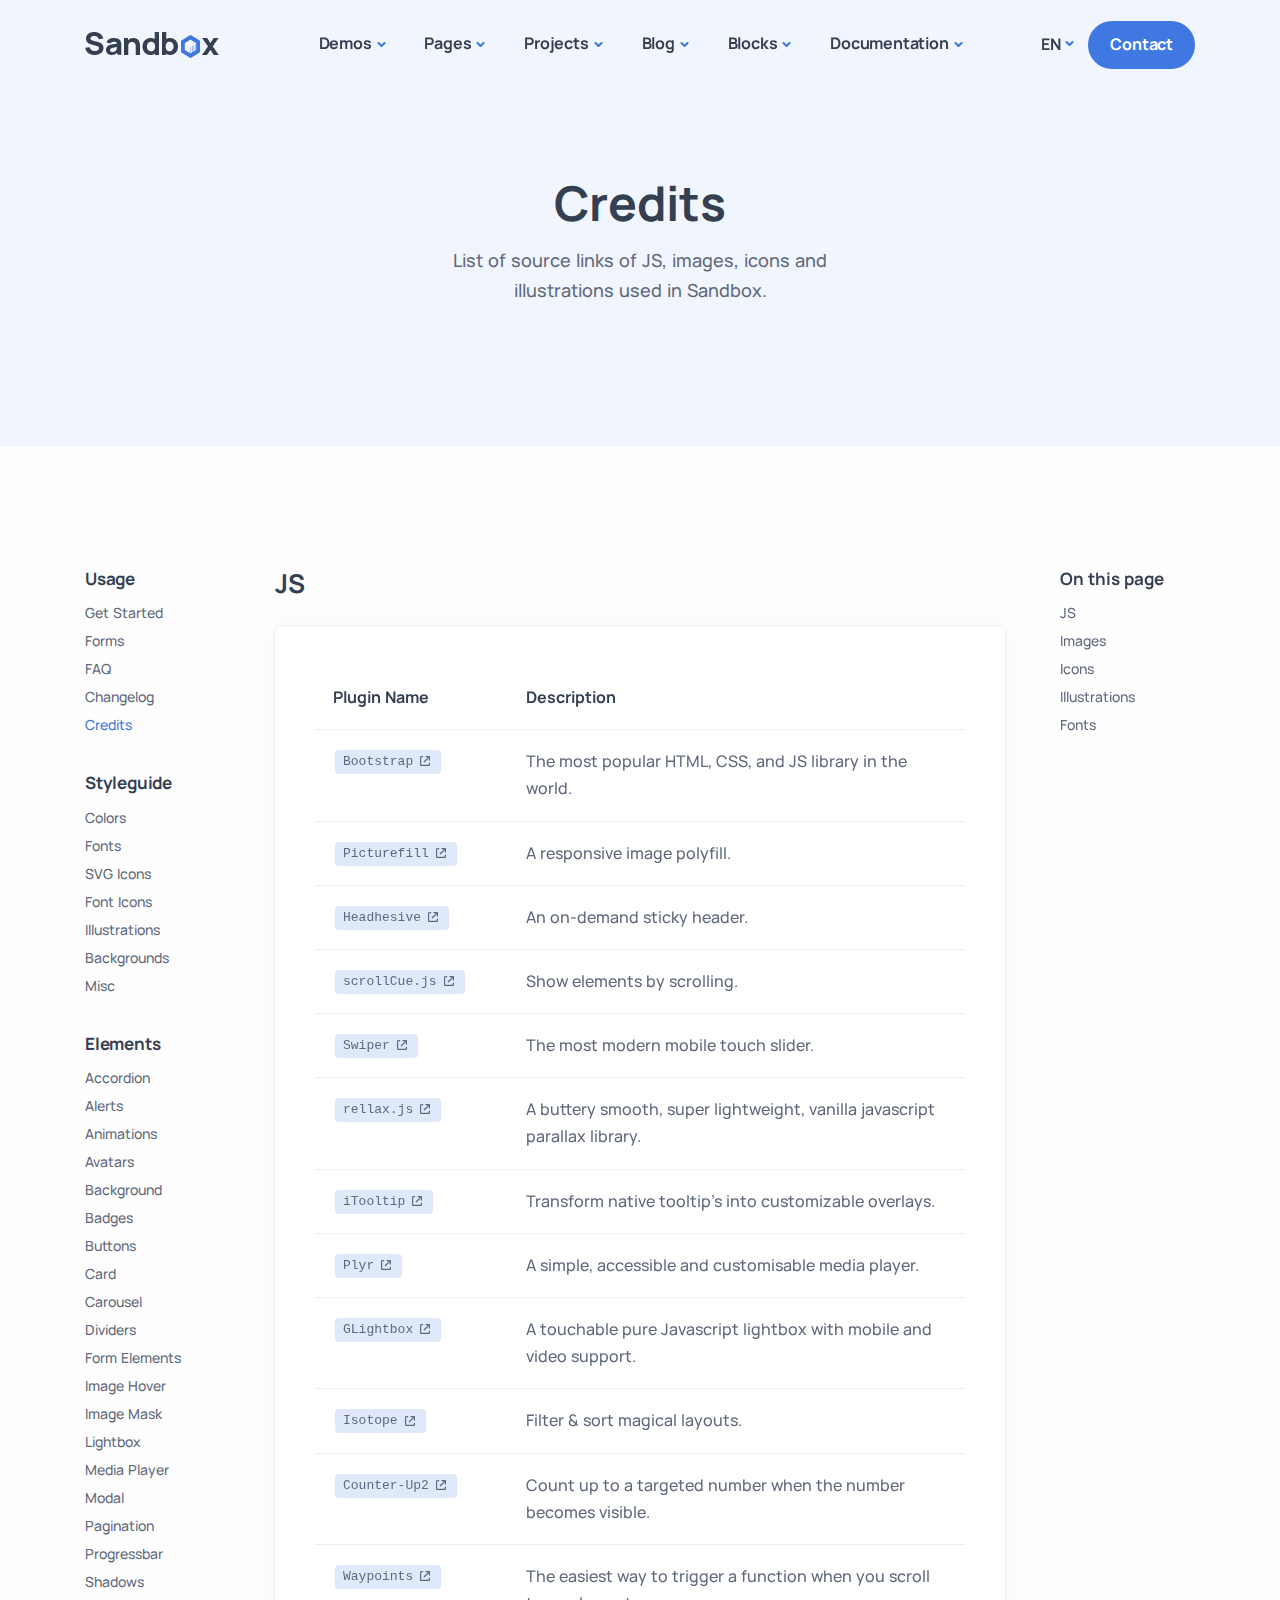
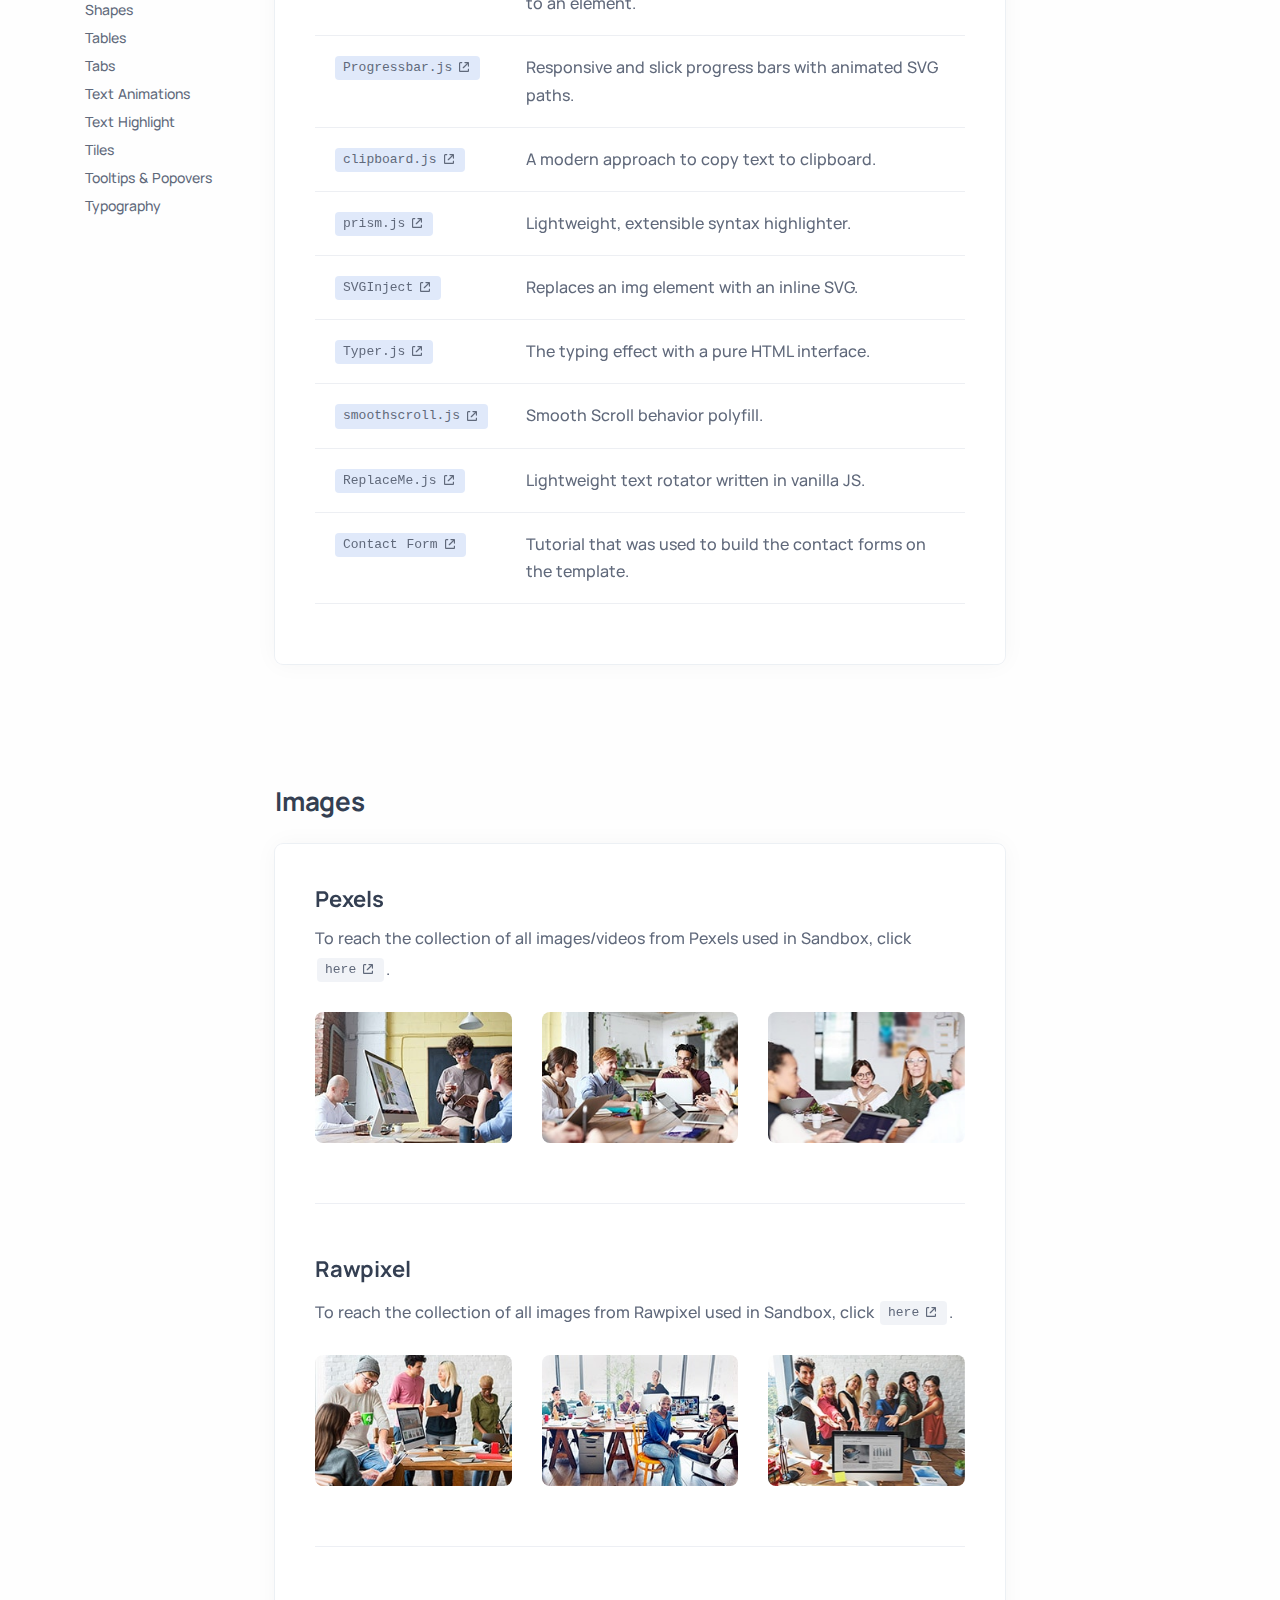
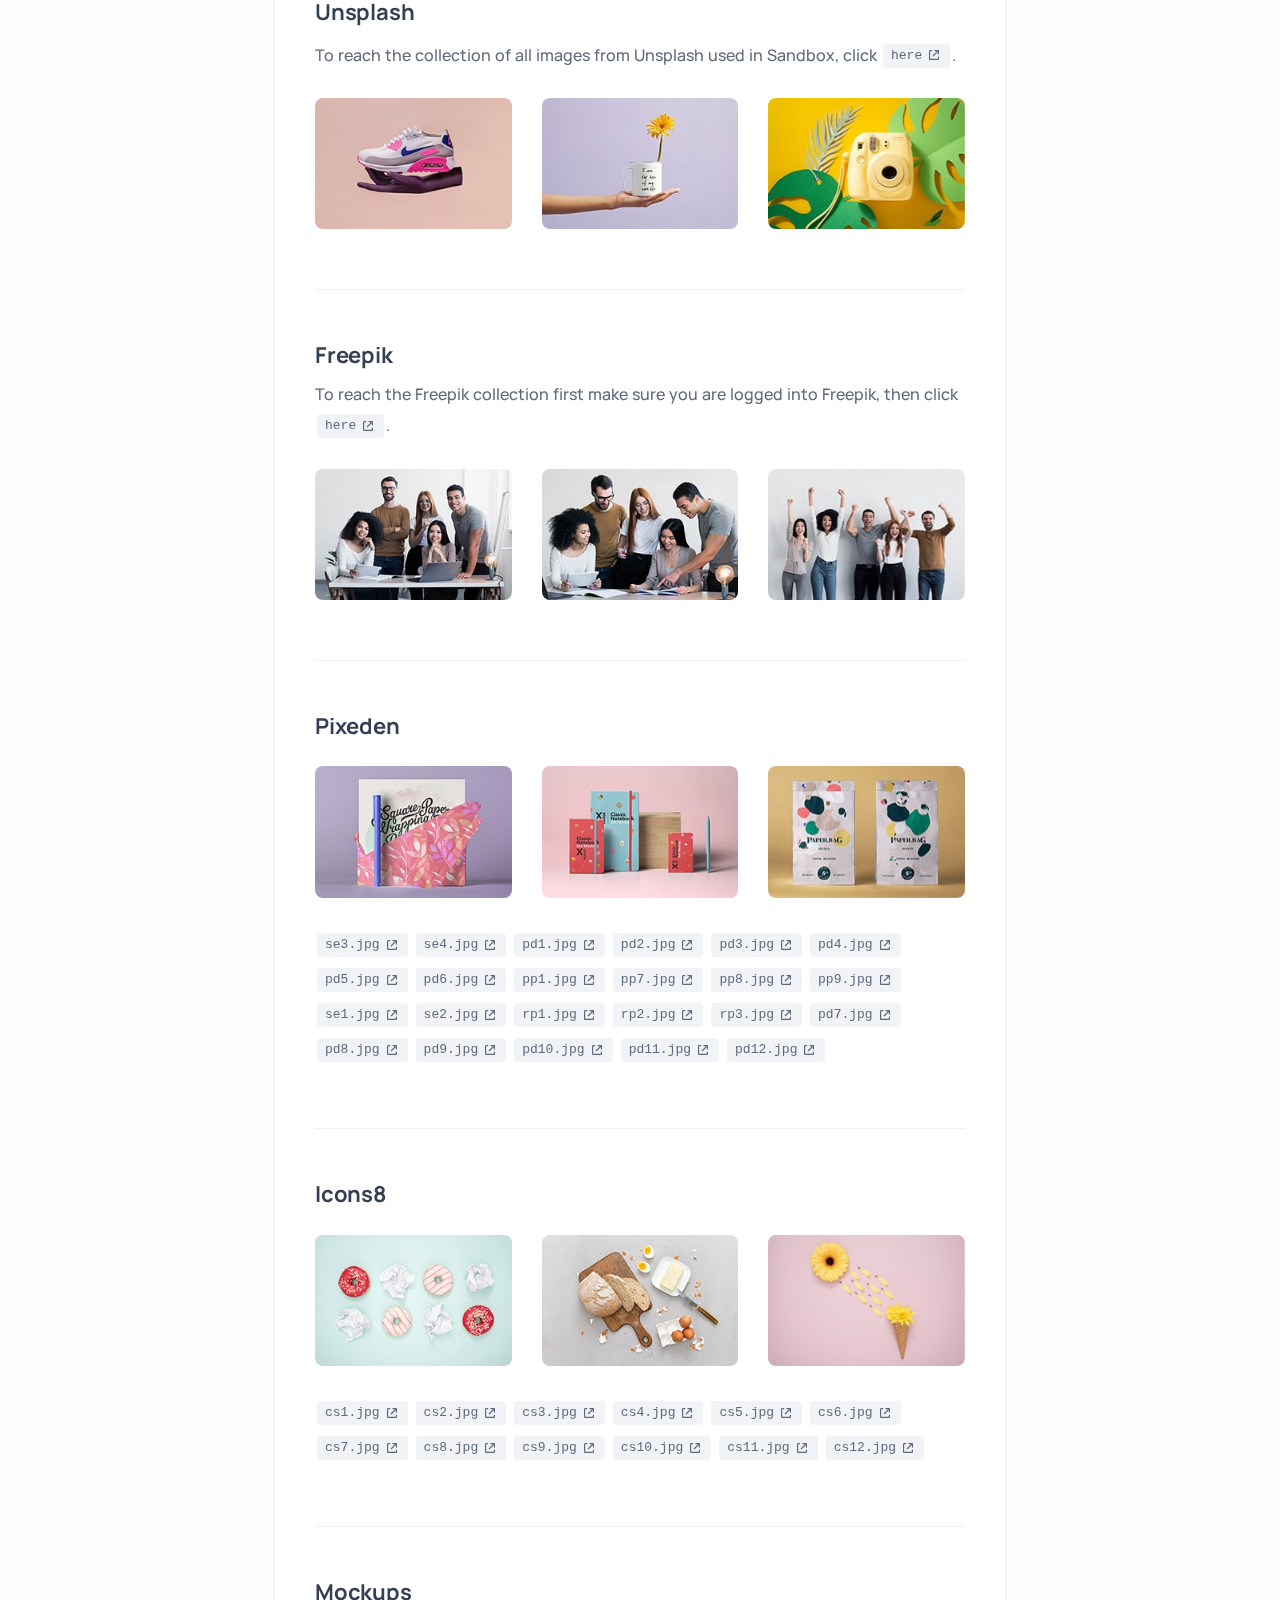
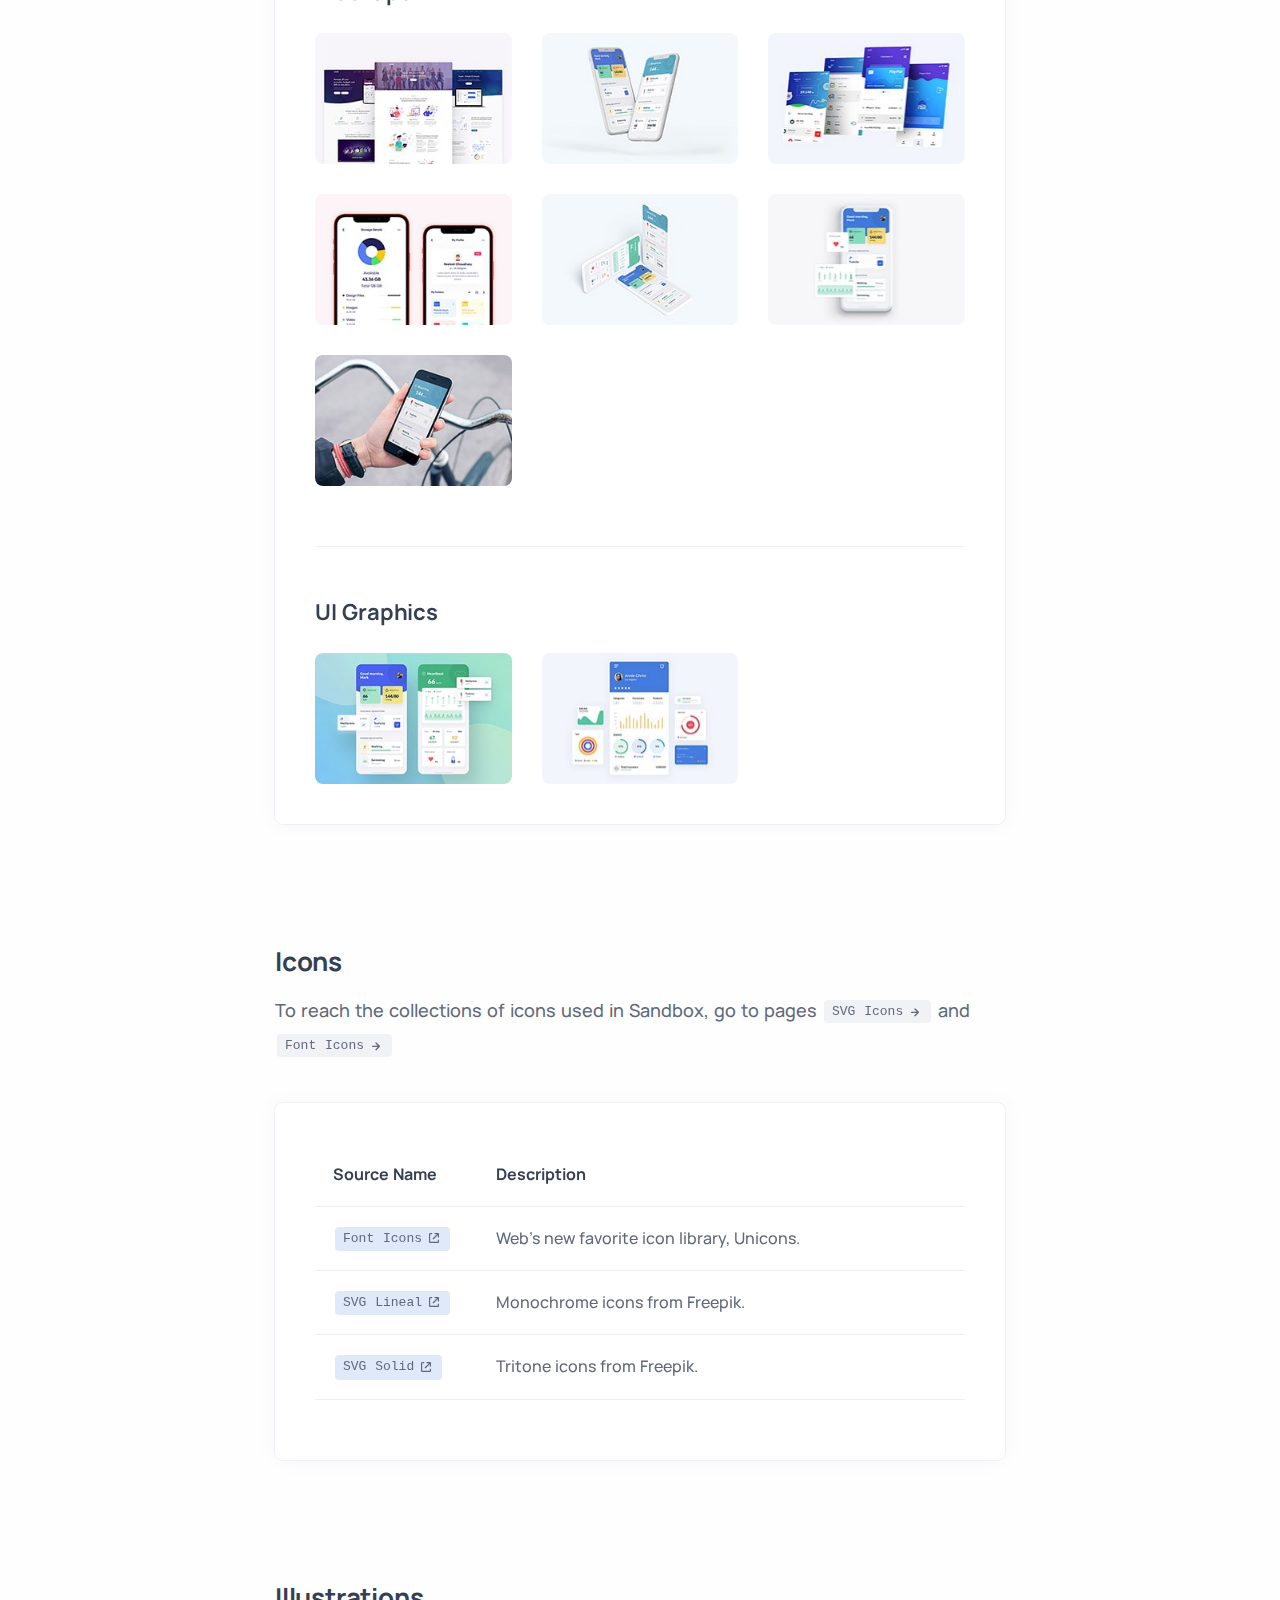
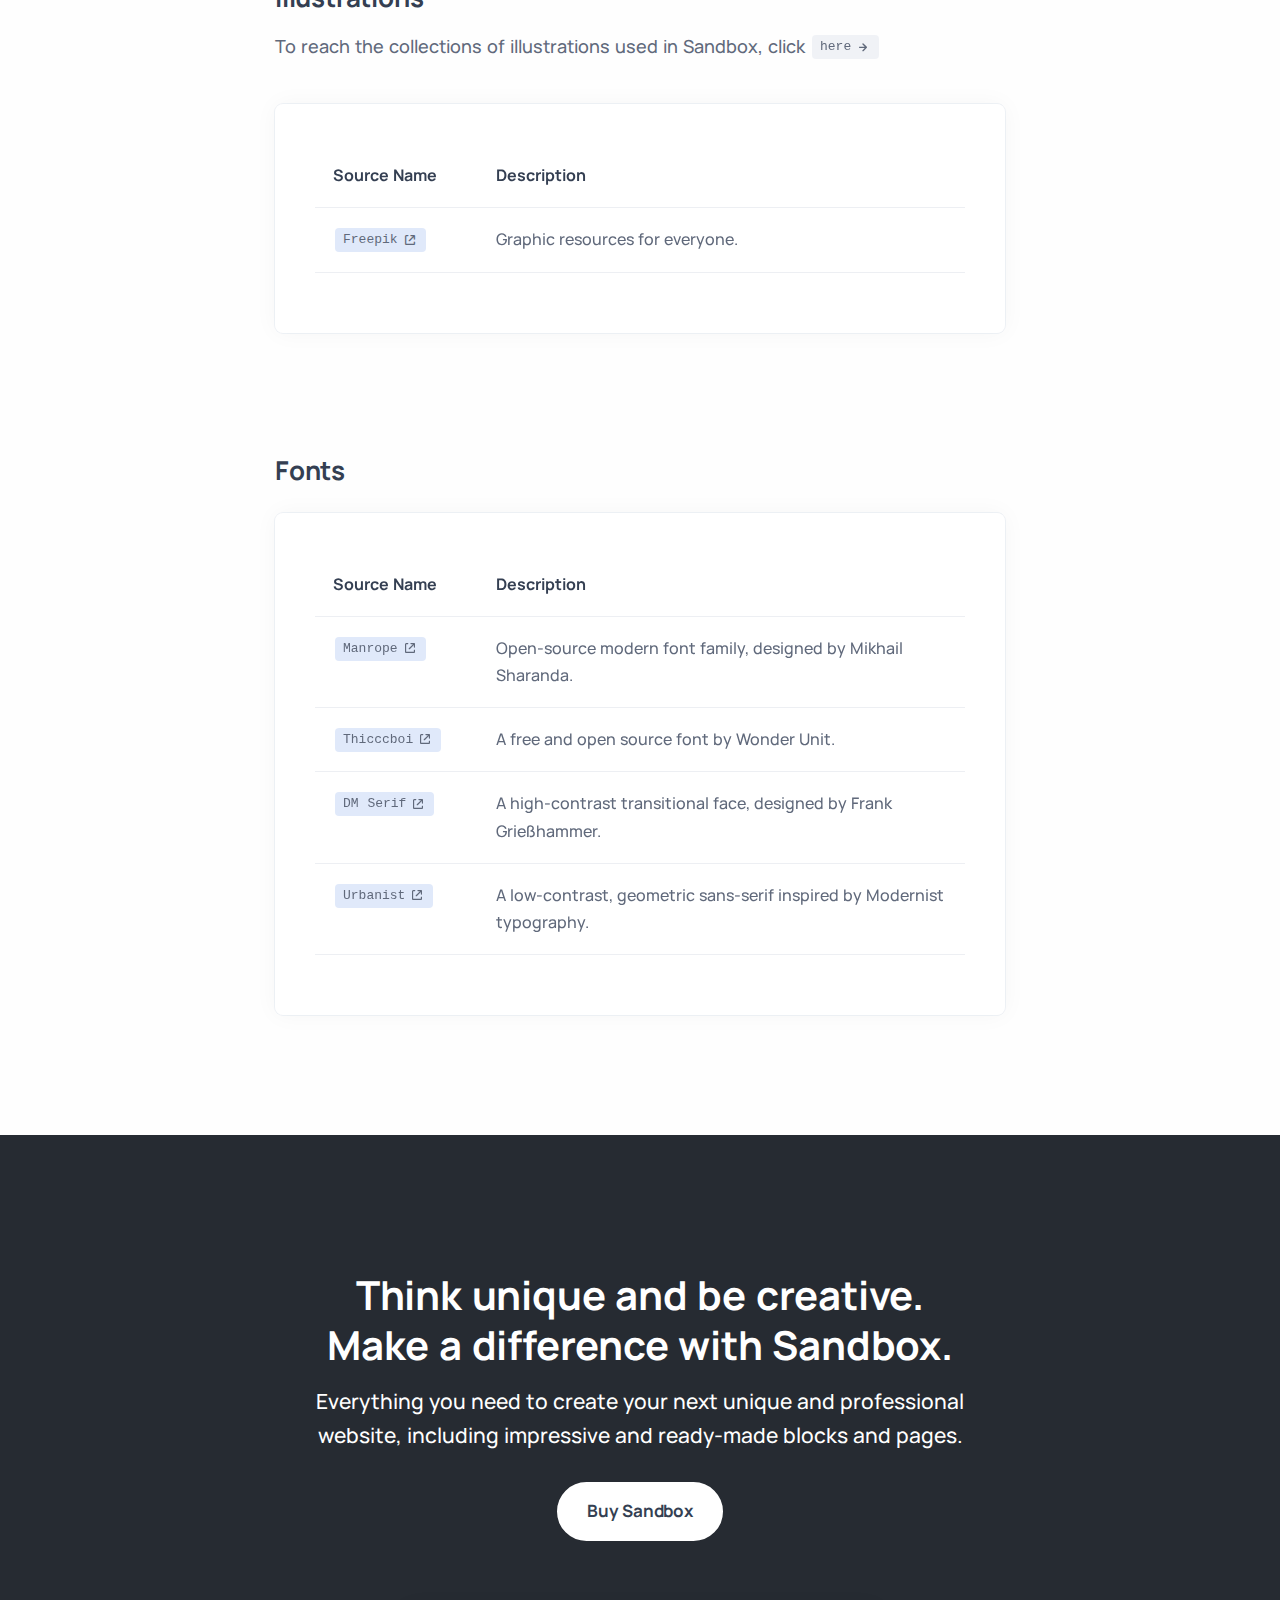
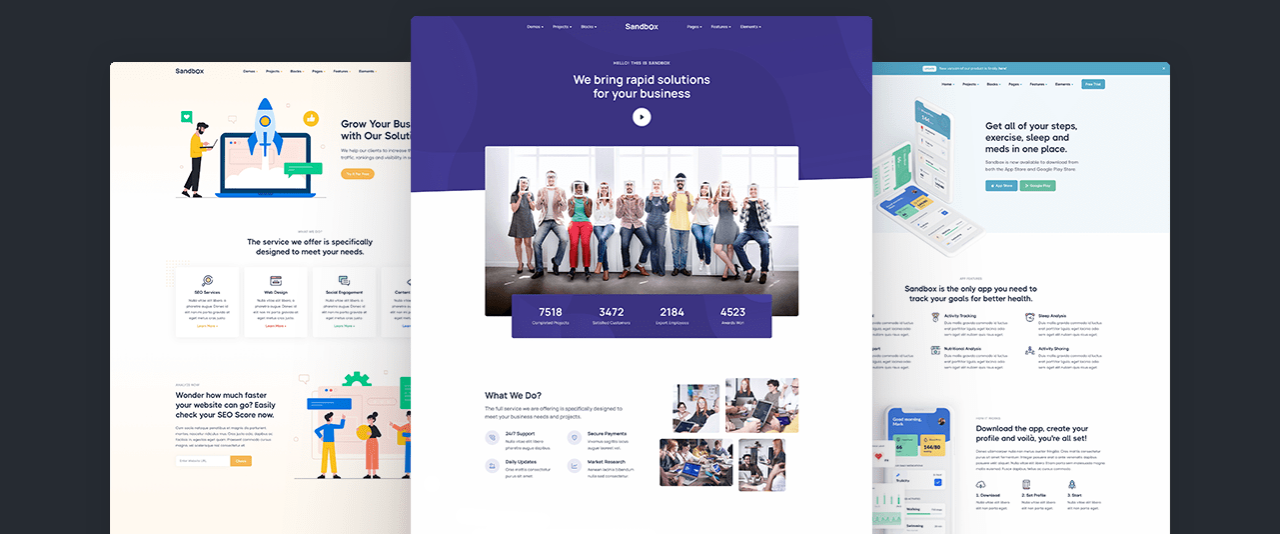
<file: docs/credits.html>
<!DOCTYPE html>
<html lang="en">

<head>
  <meta charset="utf-8">
  <meta name="viewport" content="width=device-width, initial-scale=1.0">
  <meta name="description" content="An impressive and flawless site template that includes various UI elements and countless features, attractive ready-made blocks and rich pages, basically everything you need to create a unique and professional website.">
  <meta name="keywords" content="bootstrap 5, business, corporate, creative, gulp, marketing, minimal, modern, multipurpose, one page, responsive, saas, sass, seo, startup, html5 template, site template">
  <meta name="author" content="elemis">
  <title>Sandbox - Modern & Multipurpose Bootstrap 5 Template</title>
  <link rel="shortcut icon" href="../assets/img/favicon.png">
  <link rel="stylesheet" href="../assets/css/plugins.css">
  <link rel="stylesheet" href="../assets/css/style.css">
</head>

<body data-bs-spy="scroll" data-bs-target="#sidebar-nav">
  <div class="content-wrapper">
    <header class="wrapper bg-soft-primary">
      <nav class="navbar navbar-expand-lg center-nav transparent navbar-light">
        <div class="container flex-lg-row flex-nowrap align-items-center">
          <div class="navbar-brand w-100">
            <a href="../index.html">
              <img src="../assets/img/logo.png" srcset="../assets/img/logo@2x.png 2x" alt="" />
            </a>
          </div>
          <div class="navbar-collapse offcanvas offcanvas-nav offcanvas-start">
            <div class="offcanvas-header d-lg-none">
              <h3 class="text-white fs-30 mb-0">Sandbox</h3>
              <button type="button" class="btn-close btn-close-white" data-bs-dismiss="offcanvas" aria-label="Close"></button>
            </div>
            <div class="offcanvas-body ms-lg-auto d-flex flex-column h-100">
              <ul class="navbar-nav">
                <li class="nav-item dropdown dropdown-mega">
                  <a class="nav-link dropdown-toggle" href="#" data-bs-toggle="dropdown">Demos</a>
                  <ul class="dropdown-menu mega-menu mega-menu-dark mega-menu-img">
                    <li class="mega-menu-content mega-menu-scroll">
                      <ul class="row row-cols-1 row-cols-lg-6 gx-0 gx-lg-4 gy-lg-2 list-unstyled">
                        <li class="col"><a class="dropdown-item" href="../demo1.html">
                            <figure class="rounded lift d-none d-lg-block"><img src="../assets/img/demos/mi1.jpg" srcset="../assets/img/demos/mi1@2x.jpg 2x" alt=""></figure>
                            <span class="d-lg-none">Demo I</span>
                          </a></li>
                        <li class="col"><a class="dropdown-item" href="../demo2.html">
                            <figure class="rounded lift d-none d-lg-block"><img src="../assets/img/demos/mi2.jpg" srcset="../assets/img/demos/mi2@2x.jpg 2x" alt=""></figure>
                            <span class="d-lg-none">Demo II</span>
                          </a></li>
                        <li class="col"><a class="dropdown-item" href="../demo3.html">
                            <figure class="rounded lift d-none d-lg-block"><img src="../assets/img/demos/mi3.jpg" srcset="../assets/img/demos/mi3@2x.jpg 2x" alt=""></figure>
                            <span class="d-lg-none">Demo III</span>
                          </a></li>
                        <li class="col"><a class="dropdown-item" href="../demo4.html">
                            <figure class="rounded lift d-none d-lg-block"><img src="../assets/img/demos/mi4.jpg" srcset="../assets/img/demos/mi4@2x.jpg 2x" alt=""></figure>
                            <span class="d-lg-none">Demo IV</span>
                          </a></li>
                        <li class="col"><a class="dropdown-item" href="../demo5.html">
                            <figure class="rounded lift d-none d-lg-block"><img src="../assets/img/demos/mi5.jpg" srcset="../assets/img/demos/mi5@2x.jpg 2x" alt=""></figure>
                            <span class="d-lg-none">Demo V</span>
                          </a></li>
                        <li class="col"><a class="dropdown-item" href="../demo6.html">
                            <figure class="rounded lift d-none d-lg-block"><img src="../assets/img/demos/mi6.jpg" srcset="../assets/img/demos/mi6@2x.jpg 2x" alt=""></figure>
                            <span class="d-lg-none">Demo VI</span>
                          </a></li>
                        <li class="col"><a class="dropdown-item" href="../demo7.html">
                            <figure class="rounded lift d-none d-lg-block"><img src="../assets/img/demos/mi7.jpg" srcset="../assets/img/demos/mi7@2x.jpg 2x" alt=""></figure>
                            <span class="d-lg-none">Demo VII</span>
                          </a></li>
                        <li class="col"><a class="dropdown-item" href="../demo8.html">
                            <figure class="rounded lift d-none d-lg-block"><img src="../assets/img/demos/mi8.jpg" srcset="../assets/img/demos/mi8@2x.jpg 2x" alt=""></figure>
                            <span class="d-lg-none">Demo VIII</span>
                          </a></li>
                        <li class="col"><a class="dropdown-item" href="../demo9.html">
                            <figure class="rounded lift d-none d-lg-block"><img src="../assets/img/demos/mi9.jpg" srcset="../assets/img/demos/mi9@2x.jpg 2x" alt=""></figure>
                            <span class="d-lg-none">Demo IX</span>
                          </a></li>
                        <li class="col"><a class="dropdown-item" href="../demo10.html">
                            <figure class="rounded lift d-none d-lg-block"><img src="../assets/img/demos/mi10.jpg" srcset="../assets/img/demos/mi10@2x.jpg 2x" alt=""></figure>
                            <span class="d-lg-none">Demo X</span>
                          </a></li>
                        <li class="col"><a class="dropdown-item" href="../demo11.html">
                            <figure class="rounded lift d-none d-lg-block"><img src="../assets/img/demos/mi11.jpg" srcset="../assets/img/demos/mi11@2x.jpg 2x" alt=""></figure>
                            <span class="d-lg-none">Demo XI</span>
                          </a></li>
                        <li class="col"><a class="dropdown-item" href="../demo12.html">
                            <figure class="rounded lift d-none d-lg-block"><img src="../assets/img/demos/mi12.jpg" srcset="../assets/img/demos/mi12@2x.jpg 2x" alt=""></figure>
                            <span class="d-lg-none">Demo XII</span>
                          </a></li>
                        <li class="col"><a class="dropdown-item" href="../demo13.html">
                            <figure class="rounded lift d-none d-lg-block"><img src="../assets/img/demos/mi13.jpg" srcset="../assets/img/demos/mi13@2x.jpg 2x" alt=""></figure>
                            <span class="d-lg-none">Demo XIII</span>
                          </a></li>
                        <li class="col"><a class="dropdown-item" href="../demo14.html">
                            <figure class="rounded lift d-none d-lg-block"><img src="../assets/img/demos/mi14.jpg" srcset="../assets/img/demos/mi14@2x.jpg 2x" alt=""></figure>
                            <span class="d-lg-none">Demo XIV</span>
                          </a></li>
                        <li class="col"><a class="dropdown-item" href="../demo15.html">
                            <figure class="rounded lift d-none d-lg-block"><img src="../assets/img/demos/mi15.jpg" srcset="../assets/img/demos/mi15@2x.jpg 2x" alt=""></figure>
                            <span class="d-lg-none">Demo XV</span>
                          </a></li>
                        <li class="col"><a class="dropdown-item" href="../demo16.html">
                            <figure class="rounded lift d-none d-lg-block"><img src="../assets/img/demos/mi16.jpg" srcset="../assets/img/demos/mi16@2x.jpg 2x" alt=""></figure>
                            <span class="d-lg-none">Demo XVI</span>
                          </a></li>
                        <li class="col"><a class="dropdown-item" href="../demo17.html">
                            <figure class="rounded lift d-none d-lg-block"><img src="../assets/img/demos/mi17.jpg" srcset="../assets/img/demos/mi17@2x.jpg 2x" alt=""></figure>
                            <span class="d-lg-none">Demo XVII</span>
                          </a></li>
                        <li class="col"><a class="dropdown-item" href="../demo18.html">
                            <figure class="rounded lift d-none d-lg-block"><img src="../assets/img/demos/mi18.jpg" srcset="../assets/img/demos/mi18@2x.jpg 2x" alt=""></figure>
                            <span class="d-lg-none">Demo XVIII</span>
                          </a></li>
                        <li class="col"><a class="dropdown-item" href="../demo19.html">
                            <figure class="rounded lift d-none d-lg-block"><img src="../assets/img/demos/mi19.jpg" srcset="../assets/img/demos/mi19@2x.jpg 2x" alt=""></figure>
                            <span class="d-lg-none">Demo XIX</span>
                          </a></li>
                        <li class="col"><a class="dropdown-item" href="../demo20.html">
                            <figure class="rounded lift d-none d-lg-block"><img src="../assets/img/demos/mi20.jpg" srcset="../assets/img/demos/mi20@2x.jpg 2x" alt=""></figure>
                            <span class="d-lg-none">Demo XX</span>
                          </a></li>
                        <li class="col"><a class="dropdown-item" href="../demo21.html">
                            <figure class="rounded lift d-none d-lg-block"><img src="../assets/img/demos/mi21.jpg" srcset="../assets/img/demos/mi21@2x.jpg 2x" alt=""></figure>
                            <span class="d-lg-none">Demo XXI</span>
                          </a></li>
                        <li class="col"><a class="dropdown-item" href="../demo22.html">
                            <figure class="rounded lift d-none d-lg-block"><img src="../assets/img/demos/mi22.jpg" srcset="../assets/img/demos/mi22@2x.jpg 2x" alt=""></figure>
                            <span class="d-lg-none">Demo XXII</span>
                          </a></li>
                        <li class="col"><a class="dropdown-item" href="../demo23.html">
                            <figure class="rounded lift d-none d-lg-block"><img src="../assets/img/demos/mi23.jpg" srcset="../assets/img/demos/mi23@2x.jpg 2x" alt=""></figure>
                            <span class="d-lg-none">Demo XXIII</span>
                          </a></li>
                        <li class="col"><a class="dropdown-item" href="../demo24.html">
                            <figure class="rounded lift d-none d-lg-block"><img src="../assets/img/demos/mi24.jpg" srcset="../assets/img/demos/mi24@2x.jpg 2x" alt=""></figure>
                            <span class="d-lg-none">Demo XXIV</span>
                          </a></li>
                        <li class="col"><a class="dropdown-item" href="../demo25.html">
                            <figure class="rounded lift d-none d-lg-block"><img src="../assets/img/demos/mi25.jpg" srcset="../assets/img/demos/mi25@2x.jpg 2x" alt=""></figure>
                            <span class="d-lg-none">Demo XXV</span>
                          </a></li>
                        <li class="col"><a class="dropdown-item" href="../demo26.html">
                            <figure class="rounded lift d-none d-lg-block"><img src="../assets/img/demos/mi26.jpg" srcset="../assets/img/demos/mi26@2x.jpg 2x" alt=""></figure>
                            <span class="d-lg-none">Demo XXVI</span>
                          </a></li>
                        <li class="col"><a class="dropdown-item" href="../demo27.html">
                            <figure class="rounded lift d-none d-lg-block"><img src="../assets/img/demos/mi27.jpg" srcset="../assets/img/demos/mi27@2x.jpg 2x" alt=""></figure>
                            <span class="d-lg-none">Demo XXVII</span>
                          </a></li>
                      </ul>
                      <!--/.row -->
                      <span class="d-none d-lg-flex"><i class="uil uil-direction"></i><strong>Scroll to view more</strong></span>
                    </li>
                    <!--/.mega-menu-content-->
                  </ul>
                  <!--/.dropdown-menu -->
                </li>
                <li class="nav-item dropdown">
                  <a class="nav-link dropdown-toggle" href="#" data-bs-toggle="dropdown">Pages</a>
                  <ul class="dropdown-menu">
                    <li class="dropdown dropdown-submenu dropend"><a class="dropdown-item dropdown-toggle" href="#" data-bs-toggle="dropdown">Services</a>
                      <ul class="dropdown-menu">
                        <li class="nav-item"><a class="dropdown-item" href="../services.html">Services I</a></li>
                        <li class="nav-item"><a class="dropdown-item" href="../services2.html">Services II</a></li>
                      </ul>
                    </li>
                    <li class="dropdown dropdown-submenu dropend"><a class="dropdown-item dropdown-toggle" href="#" data-bs-toggle="dropdown">About</a>
                      <ul class="dropdown-menu">
                        <li class="nav-item"><a class="dropdown-item" href="../about.html">About I</a></li>
                        <li class="nav-item"><a class="dropdown-item" href="../about2.html">About II</a></li>
                      </ul>
                    </li>
                    <li class="dropdown dropdown-submenu dropend"><a class="dropdown-item dropdown-toggle" href="#" data-bs-toggle="dropdown">Shop</a>
                      <ul class="dropdown-menu">
                        <li class="nav-item"><a class="dropdown-item" href="../shop.html">Shop I</a></li>
                        <li class="nav-item"><a class="dropdown-item" href="../shop2.html">Shop II</a></li>
                        <li class="nav-item"><a class="dropdown-item" href="../shop-product.html">Product Page</a></li>
                        <li class="nav-item"><a class="dropdown-item" href="../shop-cart.html">Shopping Cart</a></li>
                        <li class="nav-item"><a class="dropdown-item" href="../shop-checkout.html">Checkout</a></li>
                      </ul>
                    </li>
                    <li class="dropdown dropdown-submenu dropend"><a class="dropdown-item dropdown-toggle" href="#" data-bs-toggle="dropdown">Contact</a>
                      <ul class="dropdown-menu">
                        <li class="nav-item"><a class="dropdown-item" href="../contact.html">Contact I</a></li>
                        <li class="nav-item"><a class="dropdown-item" href="../contact2.html">Contact II</a></li>
                        <li class="nav-item"><a class="dropdown-item" href="../contact3.html">Contact III</a></li>
                      </ul>
                    </li>
                    <li class="dropdown dropdown-submenu dropend"><a class="dropdown-item dropdown-toggle" href="#" data-bs-toggle="dropdown">Career</a>
                      <ul class="dropdown-menu">
                        <li class="nav-item"><a class="dropdown-item" href="../career.html">Job Listing I</a></li>
                        <li class="nav-item"><a class="dropdown-item" href="../career2.html">Job Listing II</a></li>
                        <li class="nav-item"><a class="dropdown-item" href="../career-job.html">Job Description</a></li>
                      </ul>
                    </li>
                    <li class="dropdown dropdown-submenu dropend"><a class="dropdown-item dropdown-toggle" href="#" data-bs-toggle="dropdown">Utility</a>
                      <ul class="dropdown-menu">
                        <li class="nav-item"><a class="dropdown-item" href="../404.html">404 Not Found</a></li>
                        <li class="nav-item"><a class="dropdown-item" href="../page-loader.html">Page Loader</a></li>
                        <li class="nav-item"><a class="dropdown-item" href="../signin.html">Sign In I</a></li>
                        <li class="nav-item"><a class="dropdown-item" href="../signin2.html">Sign In II</a></li>
                        <li class="nav-item"><a class="dropdown-item" href="../signup.html">Sign Up I</a></li>
                        <li class="nav-item"><a class="dropdown-item" href="../signup2.html">Sign Up II</a></li>
                        <li class="nav-item"><a class="dropdown-item" href="../terms.html">Terms</a></li>
                      </ul>
                    </li>
                    <li class="nav-item"><a class="dropdown-item" href="../pricing.html">Pricing</a></li>
                    <li class="nav-item"><a class="dropdown-item" href="../onepage.html">One Page</a></li>
                  </ul>
                </li>
                <li class="nav-item dropdown">
                  <a class="nav-link dropdown-toggle" href="#" data-bs-toggle="dropdown">Projects</a>
                  <div class="dropdown-menu dropdown-lg">
                    <div class="dropdown-lg-content">
                      <div>
                        <h6 class="dropdown-header">Project Pages</h6>
                        <ul class="list-unstyled">
                          <li><a class="dropdown-item" href="../projects.html">Projects I</a></li>
                          <li><a class="dropdown-item" href="../projects2.html">Projects II</a></li>
                          <li><a class="dropdown-item" href="../projects3.html">Projects III</a></li>
                          <li><a class="dropdown-item" href="../projects4.html">Projects IV</a></li>
                        </ul>
                      </div>
                      <!-- /.column -->
                      <div>
                        <h6 class="dropdown-header">Single Projects</h6>
                        <ul class="list-unstyled">
                          <li><a class="dropdown-item" href="../single-project.html">Single Project I</a></li>
                          <li><a class="dropdown-item" href="../single-project2.html">Single Project II</a></li>
                          <li><a class="dropdown-item" href="../single-project3.html">Single Project III</a></li>
                          <li><a class="dropdown-item" href="../single-project4.html">Single Project IV</a></li>
                        </ul>
                      </div>
                      <!-- /.column -->
                    </div>
                    <!-- /auto-column -->
                  </div>
                </li>
                <li class="nav-item dropdown">
                  <a class="nav-link dropdown-toggle" href="#" data-bs-toggle="dropdown">Blog</a>
                  <ul class="dropdown-menu">
                    <li class="nav-item"><a class="dropdown-item" href="../blog.html">Blog without Sidebar</a></li>
                    <li class="nav-item"><a class="dropdown-item" href="../blog2.html">Blog with Sidebar</a></li>
                    <li class="nav-item"><a class="dropdown-item" href="../blog3.html">Blog with Left Sidebar</a></li>
                    <li class="dropdown dropdown-submenu dropend"><a class="dropdown-item dropdown-toggle" href="#" data-bs-toggle="dropdown">Blog Posts</a>
                      <ul class="dropdown-menu">
                        <li class="nav-item"><a class="dropdown-item" href="../blog-post.html">Post without Sidebar</a></li>
                        <li class="nav-item"><a class="dropdown-item" href="../blog-post2.html">Post with Sidebar</a></li>
                        <li class="nav-item"><a class="dropdown-item" href="../blog-post3.html">Post with Left Sidebar</a></li>
                      </ul>
                    </li>
                  </ul>
                </li>
                <li class="nav-item dropdown dropdown-mega">
                  <a class="nav-link dropdown-toggle" href="#" data-bs-toggle="dropdown">Blocks</a>
                  <ul class="dropdown-menu mega-menu mega-menu-dark mega-menu-img">
                    <li class="mega-menu-content">
                      <ul class="row row-cols-1 row-cols-lg-6 gx-0 gx-lg-6 gy-lg-4 list-unstyled">
                        <li class="col"><a class="dropdown-item" href="../docs/blocks/about.html">
                            <div class="rounded img-svg d-none d-lg-block p-4 mb-lg-2"><img class="rounded-0" src="../assets/img/demos/block1.svg" alt=""></div>
                            <span>About</span>
                          </a>
                        </li>
                        <li class="col"><a class="dropdown-item" href="../docs/blocks/blog.html">
                            <div class="rounded img-svg d-none d-lg-block p-4 mb-lg-2"><img class="rounded-0" src="../assets/img/demos/block2.svg" alt=""></div>
                            <span>Blog</span>
                          </a>
                        </li>
                        <li class="col"><a class="dropdown-item" href="../docs/blocks/call-to-action.html">
                            <div class="rounded img-svg d-none d-lg-block p-4 mb-lg-2"><img class="rounded-0" src="../assets/img/demos/block3.svg" alt=""></div>
                            <span>Call to Action</span>
                          </a>
                        </li>
                        <li class="col"><a class="dropdown-item" href="../docs/blocks/clients.html">
                            <div class="rounded img-svg d-none d-lg-block p-4 mb-lg-2"><img class="rounded-0" src="../assets/img/demos/block4.svg" alt=""></div>
                            <span>Clients</span>
                          </a>
                        </li>
                        <li class="col"><a class="dropdown-item" href="../docs/blocks/contact.html">
                            <div class="rounded img-svg d-none d-lg-block p-4 mb-lg-2"><img class="rounded-0" src="../assets/img/demos/block5.svg" alt=""></div>
                            <span>Contact</span>
                          </a>
                        </li>
                        <li class="col"><a class="dropdown-item" href="../docs/blocks/facts.html">
                            <div class="rounded img-svg d-none d-lg-block p-4 mb-lg-2"><img class="rounded-0" src="../assets/img/demos/block6.svg" alt=""></div>
                            <span>Facts</span>
                          </a>
                        </li>
                        <li class="col"><a class="dropdown-item" href="../docs/blocks/faq.html">
                            <div class="rounded img-svg d-none d-lg-block p-4 mb-lg-2"><img class="rounded-0" src="../assets/img/demos/block7.svg" alt=""></div>
                            <span>FAQ</span>
                          </a>
                        </li>
                        <li class="col"><a class="dropdown-item" href="../docs/blocks/features.html">
                            <div class="rounded img-svg d-none d-lg-block p-4 mb-lg-2"><img class="rounded-0" src="../assets/img/demos/block8.svg" alt=""></div>
                            <span>Features</span>
                          </a>
                        </li>
                        <li class="col"><a class="dropdown-item" href="../docs/blocks/footer.html">
                            <div class="rounded img-svg d-none d-lg-block p-4 mb-lg-2"><img class="rounded-0" src="../assets/img/demos/block9.svg" alt=""></div>
                            <span>Footer</span>
                          </a>
                        </li>
                        <li class="col"><a class="dropdown-item" href="../docs/blocks/hero.html">
                            <div class="rounded img-svg d-none d-lg-block p-4 mb-lg-2"><img class="rounded-0" src="../assets/img/demos/block10.svg" alt=""></div>
                            <span>Hero</span>
                          </a>
                        </li>
                        <li class="col"><a class="dropdown-item" href="../docs/blocks/misc.html">
                            <div class="rounded img-svg d-none d-lg-block p-4 mb-lg-2"><img class="rounded-0" src="../assets/img/demos/block17.svg" alt=""></div>
                            <span>Misc</span>
                          </a>
                        </li>
                        <li class="col"><a class="dropdown-item" href="../docs/blocks/navbar.html">
                            <div class="rounded img-svg d-none d-lg-block p-4 mb-lg-2"><img class="rounded-0" src="../assets/img/demos/block11.svg" alt=""></div>
                            <span>Navbar</span>
                          </a>
                        </li>
                        <li class="col"><a class="dropdown-item" href="../docs/blocks/portfolio.html">
                            <div class="rounded img-svg d-none d-lg-block p-4 mb-lg-2"><img class="rounded-0" src="../assets/img/demos/block12.svg" alt=""></div>
                            <span>Portfolio</span>
                          </a>
                        </li>
                        <li class="col"><a class="dropdown-item" href="../docs/blocks/pricing.html">
                            <div class="rounded img-svg d-none d-lg-block p-4 mb-lg-2"><img class="rounded-0" src="../assets/img/demos/block13.svg" alt=""></div>
                            <span>Pricing</span>
                          </a>
                        </li>
                        <li class="col"><a class="dropdown-item" href="../docs/blocks/process.html">
                            <div class="rounded img-svg d-none d-lg-block p-4 mb-lg-2"><img class="rounded-0" src="../assets/img/demos/block14.svg" alt=""></div>
                            <span>Process</span>
                          </a>
                        </li>
                        <li class="col"><a class="dropdown-item" href="../docs/blocks/team.html">
                            <div class="rounded img-svg d-none d-lg-block p-4 mb-lg-2"><img class="rounded-0" src="../assets/img/demos/block15.svg" alt=""></div>
                            <span>Team</span>
                          </a>
                        </li>
                        <li class="col"><a class="dropdown-item" href="../docs/blocks/testimonials.html">
                            <div class="rounded img-svg d-none d-lg-block p-4 mb-lg-2"><img class="rounded-0" src="../assets/img/demos/block16.svg" alt=""></div>
                            <span>Testimonials</span>
                          </a>
                        </li>
                      </ul>
                      <!--/.row -->
                    </li>
                    <!--/.mega-menu-content-->
                  </ul>
                  <!--/.dropdown-menu -->
                </li>
                <li class="nav-item dropdown dropdown-mega">
                  <a class="nav-link dropdown-toggle" href="#" data-bs-toggle="dropdown">Documentation</a>
                  <ul class="dropdown-menu mega-menu">
                    <li class="mega-menu-content">
                      <div class="row gx-0 gx-lg-3">
                        <div class="col-lg-4">
                          <h6 class="dropdown-header">Usage</h6>
                          <ul class="list-unstyled cc-2 pb-lg-1">
                            <li><a class="dropdown-item" href="../docs/index.html">Get Started</a></li>
                            <li><a class="dropdown-item" href="../docs/forms.html">Forms</a></li>
                            <li><a class="dropdown-item" href="../docs/faq.html">FAQ</a></li>
                            <li><a class="dropdown-item" href="../docs/changelog.html">Changelog</a></li>
                            <li><a class="dropdown-item" href="../docs/credits.html">Credits</a></li>
                          </ul>
                          <h6 class="dropdown-header mt-lg-6">Styleguide</h6>
                          <ul class="list-unstyled cc-2">
                            <li><a class="dropdown-item" href="../docs/styleguide/colors.html">Colors</a></li>
                            <li><a class="dropdown-item" href="../docs/styleguide/fonts.html">Fonts</a></li>
                            <li><a class="dropdown-item" href="../docs/styleguide/icons-svg.html">SVG Icons</a></li>
                            <li><a class="dropdown-item" href="../docs/styleguide/icons-font.html">Font Icons</a></li>
                            <li><a class="dropdown-item" href="../docs/styleguide/illustrations.html">Illustrations</a></li>
                            <li><a class="dropdown-item" href="../docs/styleguide/backgrounds.html">Backgrounds</a></li>
                            <li><a class="dropdown-item" href="../docs/styleguide/misc.html">Misc</a></li>
                          </ul>
                        </div>
                        <!--/column -->
                        <div class="col-lg-8">
                          <h6 class="dropdown-header">Elements</h6>
                          <ul class="list-unstyled cc-3">
                            <li><a class="dropdown-item" href="../docs/elements/accordion.html">Accordion</a></li>
                            <li><a class="dropdown-item" href="../docs/elements/alerts.html">Alerts</a></li>
                            <li><a class="dropdown-item" href="../docs/elements/animations.html">Animations</a></li>
                            <li><a class="dropdown-item" href="../docs/elements/avatars.html">Avatars</a></li>
                            <li><a class="dropdown-item" href="../docs/elements/background.html">Background</a></li>
                            <li><a class="dropdown-item" href="../docs/elements/badges.html">Badges</a></li>
                            <li><a class="dropdown-item" href="../docs/elements/buttons.html">Buttons</a></li>
                            <li><a class="dropdown-item" href="../docs/elements/card.html">Card</a></li>
                            <li><a class="dropdown-item" href="../docs/elements/carousel.html">Carousel</a></li>
                            <li><a class="dropdown-item" href="../docs/elements/dividers.html">Dividers</a></li>
                            <li><a class="dropdown-item" href="../docs/elements/form-elements.html">Form Elements</a></li>
                            <li><a class="dropdown-item" href="../docs/elements/image-hover.html">Image Hover</a></li>
                            <li><a class="dropdown-item" href="../docs/elements/image-mask.html">Image Mask</a></li>
                            <li><a class="dropdown-item" href="../docs/elements/lightbox.html">Lightbox</a></li>
                            <li><a class="dropdown-item" href="../docs/elements/player.html">Media Player</a></li>
                            <li><a class="dropdown-item" href="../docs/elements/modal.html">Modal</a></li>
                            <li><a class="dropdown-item" href="../docs/elements/pagination.html">Pagination</a></li>
                            <li><a class="dropdown-item" href="../docs/elements/progressbar.html">Progressbar</a></li>
                            <li><a class="dropdown-item" href="../docs/elements/shadows.html">Shadows</a></li>
                            <li><a class="dropdown-item" href="../docs/elements/shapes.html">Shapes</a></li>
                            <li><a class="dropdown-item" href="../docs/elements/tables.html">Tables</a></li>
                            <li><a class="dropdown-item" href="../docs/elements/tabs.html">Tabs</a></li>
                            <li><a class="dropdown-item" href="../docs/elements/text-animations.html">Text Animations</a></li>
                            <li><a class="dropdown-item" href="../docs/elements/text-highlight.html">Text Highlight</a></li>
                            <li><a class="dropdown-item" href="../docs/elements/tiles.html">Tiles</a></li>
                            <li><a class="dropdown-item" href="../docs/elements/tooltips-popovers.html">Tooltips & Popovers</a></li>
                            <li><a class="dropdown-item" href="../docs/elements/typography.html">Typography</a></li>
                          </ul>
                        </div>
                        <!--/column -->
                      </div>
                      <!--/.row -->
                    </li>
                    <!--/.mega-menu-content-->
                  </ul>
                  <!--/.dropdown-menu -->
                </li>
              </ul>
              <!-- /.navbar-nav -->
              <div class="offcanvas-footer d-lg-none">
                <div>
                  <a href="mailto:first.last@email.com" class="link-inverse">info@email.com</a>
                  <br /> 00 (123) 456 78 90 <br />
                  <nav class="nav social social-white mt-4">
                    <a href="#"><i class="uil uil-twitter"></i></a>
                    <a href="#"><i class="uil uil-facebook-f"></i></a>
                    <a href="#"><i class="uil uil-dribbble"></i></a>
                    <a href="#"><i class="uil uil-instagram"></i></a>
                    <a href="#"><i class="uil uil-youtube"></i></a>
                  </nav>
                  <!-- /.social -->
                </div>
              </div>
              <!-- /.offcanvas-footer -->
            </div>
            <!-- /.offcanvas-body -->
          </div>
          <!-- /.navbar-collapse -->
          <div class="navbar-other w-100 d-flex ms-auto">
            <ul class="navbar-nav flex-row align-items-center ms-auto">
              <li class="nav-item dropdown language-select text-uppercase">
                <a class="nav-link dropdown-item dropdown-toggle" href="#" role="button" data-bs-toggle="dropdown" aria-haspopup="true" aria-expanded="false">En</a>
                <ul class="dropdown-menu">
                  <li class="nav-item"><a class="dropdown-item" href="#">En</a></li>
                  <li class="nav-item"><a class="dropdown-item" href="#">De</a></li>
                  <li class="nav-item"><a class="dropdown-item" href="#">Es</a></li>
                </ul>
              </li>
              <li class="nav-item d-none d-md-block">
                <a href="../contact.html" class="btn btn-sm btn-primary rounded-pill">Contact</a>
              </li>
              <li class="nav-item d-lg-none">
                <button class="hamburger offcanvas-nav-btn"><span></span></button>
              </li>
            </ul>
            <!-- /.navbar-nav -->
          </div>
          <!-- /.navbar-other -->
        </div>
        <!-- /.container -->
      </nav>
      <!-- /.navbar -->
    </header>
    <!-- /header -->
    <section class="wrapper bg-soft-primary">
      <div class="container pt-10 pb-12 pt-md-14 pb-md-16 text-center">
        <div class="row">
          <div class="col-md-9 col-lg-7 col-xl-5 mx-auto">
            <h1 class="display-1 mb-3">Credits</h1>
            <p class="lead px-xxl-10">List of source links of JS, images, icons and illustrations used in Sandbox.</p>
          </div>
          <!-- /column -->
        </div>
        <!-- /.row -->
      </div>
      <!-- /.container -->
    </section>
    <!-- /section -->
    <div class="container">
      <div class="row">
        <aside class="col-xl-2 sidebar doc-sidebar mt-md-0 py-16 d-none d-xl-block">
          <div class="widget pb-3">
            <h6 class="widget-title fs-17 mb-2">Usage</h6>
            <nav id="collapse-usage">
              <ul class="list-unstyled fs-sm lh-sm text-reset">
                <li><a href="../docs/index.html">Get Started</a></li>
                <li><a href="../docs/forms.html">Forms</a></li>
                <li><a href="../docs/faq.html">FAQ</a></li>
                <li><a href="../docs/changelog.html">Changelog</a></li>
                <li><a href="../docs/credits.html" class="active">Credits</a></li>
              </ul>
            </nav>
            <!-- /nav -->
          </div>
          <!-- /.widget -->
          <div class="widget pb-3">
            <h6 class="widget-title fs-17 mb-2">Styleguide</h6>
            <nav id="collapse-style">
              <ul class="list-unstyled fs-sm lh-sm text-reset">
                <li><a href="../docs/styleguide/colors.html">Colors</a></li>
                <li><a href="../docs/styleguide/fonts.html">Fonts</a></li>
                <li><a href="../docs/styleguide/icons-svg.html">SVG Icons</a></li>
                <li><a href="../docs/styleguide/icons-font.html">Font Icons</a></li>
                <li><a href="../docs/styleguide/illustrations.html">Illustrations</a></li>
                <li><a href="../docs/styleguide/backgrounds.html">Backgrounds</a></li>
                <li><a href="../docs/styleguide/misc.html">Misc</a></li>
              </ul>
            </nav>
            <!-- /nav -->
          </div>
          <!-- /.widget -->
          <div class="widget pb-3">
            <h6 class="widget-title fs-17 mb-2">Elements</h6>
            <nav id="collapse-elements">
              <ul class="list-unstyled fs-sm lh-sm text-reset">
                <li><a href="../docs/elements/accordion.html">Accordion</a></li>
                <li><a href="../docs/elements/alerts.html">Alerts</a></li>
                <li><a href="../docs/elements/animations.html">Animations</a></li>
                <li><a href="../docs/elements/avatars.html">Avatars</a></li>
                <li><a href="../docs/elements/background.html">Background</a></li>
                <li><a href="../docs/elements/badges.html">Badges</a></li>
                <li><a href="../docs/elements/buttons.html">Buttons</a></li>
                <li><a href="../docs/elements/card.html">Card</a></li>
                <li><a href="../docs/elements/carousel.html">Carousel</a></li>
                <li><a href="../docs/elements/dividers.html">Dividers</a></li>
                <li><a href="../docs/elements/form-elements.html">Form Elements</a></li>
                <li><a href="../docs/elements/image-hover.html">Image Hover</a></li>
                <li><a href="../docs/elements/image-mask.html">Image Mask</a></li>
                <li><a href="../docs/elements/lightbox.html">Lightbox</a></li>
                <li><a href="../docs/elements/player.html">Media Player</a></li>
                <li><a href="../docs/elements/modal.html">Modal</a></li>
                <li><a href="../docs/elements/pagination.html">Pagination</a></li>
                <li><a href="../docs/elements/progressbar.html">Progressbar</a></li>
                <li><a href="../docs/elements/shadows.html">Shadows</a></li>
                <li><a href="../docs/elements/shapes.html">Shapes</a></li>
                <li><a href="../docs/elements/tables.html">Tables</a></li>
                <li><a href="../docs/elements/tabs.html">Tabs</a></li>
                <li><a href="../docs/elements/text-animations.html">Text Animations</a></li>
                <li><a href="../docs/elements/text-highlight.html">Text Highlight</a></li>
                <li><a href="../docs/elements/tiles.html">Tiles</a></li>
                <li><a href="../docs/elements/tooltips-popovers.html">Tooltips & Popovers</a></li>
                <li><a href="../docs/elements/typography.html">Typography</a></li>
              </ul>
            </nav>
            <!-- /nav -->
          </div>
          <!-- /.widget -->
        </aside>
        <!-- /column -->
        <aside class="col-xl-2 order-xl-3 sidebar sticky-sidebar mt-md-0 py-16 d-none d-xl-block">
          <div class="widget">
            <h6 class="widget-title fs-17 mb-2 ps-xl-5">On this page</h6>
            <nav class="ps-xl-5" id="sidebar-nav">
              <ul class="list-unstyled fs-sm lh-sm text-reset">
                <li><a class="nav-link scroll" href="#snippet-1">JS</a></li>
                <li><a class="nav-link scroll" href="#snippet-2">Images</a></li>
                <li><a class="nav-link scroll" href="#snippet-3">Icons</a></li>
                <li><a class="nav-link scroll" href="#snippet-4">Illustrations</a></li>
                <li><a class="nav-link scroll" href="#snippet-5">Fonts</a></li>
              </ul>
            </nav>
            <!-- /nav -->
          </div>
          <!-- /.widget -->
        </aside>
        <!-- /column -->
        <div class="col-xl-8 order-xl-2">
          <section id="snippet-1" class="wrapper pt-16">
            <h2 class="mb-5">JS</h2>
            <div class="card">
              <div class="card-body">
                <table class="table">
                  <thead class="text-navy">
                    <tr>
                      <th scope="col" class="col-3">Plugin Name</th>
                      <th scope="col">Description</th>
                    </tr>
                  </thead>
                  <tbody>
                    <tr>
                      <td><a class="external bg-pale-primary my-0" href="https://getbootstrap.com" target="_blank">Bootstrap</a></td>
                      <td>The most popular HTML, CSS, and JS library in the world.</td>
                    </tr>
                    <tr>
                      <td><a class="external bg-pale-primary my-0" href="http://scottjehl.github.io/picturefill/" target="_blank">Picturefill</a></td>
                      <td>A responsive image polyfill.</td>
                    </tr>
                    <tr>
                      <td><a class="external bg-pale-primary my-0" href="https://markgoodyear.com/labs/headhesive/" target="_blank">Headhesive</a></td>
                      <td>An on-demand sticky header.</td>
                    </tr>
                    <tr>
                      <td><a class="external bg-pale-primary my-0" href="https://github.com/prjct-samwest/scrollCue" target="_blank">scrollCue.js</a></td>
                      <td>Show elements by scrolling.</td>
                    </tr>
                    <tr>
                      <td><a class="external bg-pale-primary my-0" href="https://swiperjs.com" target="_blank">Swiper</a></td>
                      <td>The most modern mobile touch slider.</td>
                    </tr>
                    <tr>
                      <td><a class="external bg-pale-primary my-0" href="https://dixonandmoe.com/rellax/" target="_blank">rellax.js</a></td>
                      <td>A buttery smooth, super lightweight, vanilla javascript parallax library.</td>
                    </tr>
                    <tr>
                      <td><a class="external bg-pale-primary my-0" href="https://github.com/Ins-V/iTooltip" target="_blank">iTooltip</a></td>
                      <td>Transform native tooltip’s into customizable overlays.</td>
                    </tr>
                    <tr>
                      <td><a class="external bg-pale-primary my-0" href="https://plyr.io" target="_blank">Plyr</a></td>
                      <td>A simple, accessible and customisable media player.</td>
                    </tr>
                    <tr>
                      <td><a class="external bg-pale-primary my-0" href="https://biati-digital.github.io/glightbox/" target="_blank">GLightbox</a></td>
                      <td>A touchable pure Javascript lightbox with mobile and video support.</td>
                    </tr>
                    <tr>
                      <td><a class="external bg-pale-primary my-0" href="https://isotope.metafizzy.co" target="_blank">Isotope</a></td>
                      <td>Filter & sort magical layouts.</td>
                    </tr>
                    <tr>
                      <td><a class="external bg-pale-primary my-0" href="https://github.com/bfintal/Counter-Up2" target="_blank">Counter-Up2</a></td>
                      <td>Count up to a targeted number when the number becomes visible.</td>
                    </tr>
                    <tr>
                      <td><a class="external bg-pale-primary my-0" href="http://imakewebthings.com/waypoints/" target="_blank">Waypoints</a></td>
                      <td>The easiest way to trigger a function when you scroll to an element.</td>
                    </tr>
                    <tr>
                      <td><a class="external bg-pale-primary my-0" href="https://kimmobrunfeldt.github.io/progressbar.js" target="_blank">Progressbar.js</a></td>
                      <td>Responsive and slick progress bars with animated SVG paths.</td>
                    </tr>
                    <tr>
                      <td><a class="external bg-pale-primary my-0" href="https://clipboardjs.com" target="_blank">clipboard.js</a></td>
                      <td>A modern approach to copy text to clipboard.</td>
                    </tr>
                    <tr>
                      <td><a class="external bg-pale-primary my-0" href="https://prismjs.com" target="_blank">prism.js</a></td>
                      <td>Lightweight, extensible syntax highlighter.</td>
                    </tr>
                    <tr>
                      <td><a class="external bg-pale-primary my-0" href="https://github.com/iconfu/svg-inject" target="_blank">SVGInject</a></td>
                      <td>Replaces an img element with an inline SVG.</td>
                    </tr>
                    <tr>
                      <td><a class="external bg-pale-primary my-0" href="https://steven.codes/typerjs/" target="_blank">Typer.js</a></td>
                      <td>The typing effect with a pure HTML interface.</td>
                    </tr>
                    <tr>
                      <td><a class="external bg-pale-primary my-0" href="https://github.com/iamdustan/smoothscroll" target="_blank">smoothscroll.js</a></td>
                      <td>Smooth Scroll behavior polyfill.</td>
                    </tr>
                    <tr>
                      <td><a class="external bg-pale-primary my-0" href="https://adrianklimek.github.io/replaceme/" target="_blank">ReplaceMe.js</a></td>
                      <td>Lightweight text rotator written in vanilla JS.</td>
                    </tr>
                    <tr>
                      <td><a class="external bg-pale-primary my-0" href="https://bootstrapious.com/p/how-to-build-a-working-bootstrap-contact-form" target="_blank">Contact Form</a></td>
                      <td>Tutorial that was used to build the contact forms on the template.</td>
                    </tr>
                  </tbody>
                </table>
              </div>
              <!--/.card-body -->
            </div>
            <!--/.card -->
          </section>
          <section id="snippet-2" class="wrapper pt-16">
            <h2 class="mb-5">Images</h2>
            <div class="card">
              <div class="card-body">
                <h3>Pexels</h3>
                <p class="mb-5">To reach the collection of all images/videos from Pexels used in Sandbox, click <a href="https://www.pexels.com/collections/sandbox-gbw1t9c/" class="external" target="_blank">here</a>.</p>
                <div class="row gy-6 mb-6">
                  <div class="item col-md-6 col-lg-4">
                    <figure class="lift rounded"><a href="https://www.pexels.com/photo/man-in-blue-collared-top-using-imac-indoors-3182782/" target="_blank"><img src="../assets/img/docs/pex1.jpg" srcset="../assets/img/docs/pex1@2x.jpg 2x" alt="" /></a></figure>
                  </div>
                  <!--/column -->
                  <div class="item col-md-6 col-lg-4">
                    <figure class="lift rounded"><a href="https://www.pexels.com/photo/photo-of-people-using-laptop-s-3182759/" target="_blank"><img src="../assets/img/docs/pex2.jpg" srcset="../assets/img/docs/pex2@2x.jpg 2x" alt="" /></a></figure>
                  </div>
                  <!--/column -->
                  <div class="item col-md-6 col-lg-4">
                    <figure class="lift rounded"><a href="https://www.pexels.com/photo/group-of-people-sitting-indoors-3184314/" target="_blank"><img src="../assets/img/docs/pex3.jpg" srcset="../assets/img/docs/pex3@2x.jpg 2x" alt="" /></a></figure>
                  </div>
                  <!--/column -->
                </div>
                <!--/.row -->
                <hr class="mt-11 mb-10" />
                <h3>Rawpixel</h3>
                <p class="mb-5">To reach the collection of all images from Rawpixel used in Sandbox, click <a href="https://www.rawpixel.com/community-board/1391692/sandbox?sort=last_added&mode=shop&page=1" class="external" target="_blank">here</a>.</p>
                <div class="row gy-6 mb-6">
                  <div class="item col-md-6 col-lg-4">
                    <figure class="lift rounded"><a href="https://www.rawpixel.com/image/56901/premium-photo-image-african-descent-analysing-analysis" target="_blank"><img src="../assets/img/docs/raw1.jpg" srcset="../assets/img/docs/raw1@2x.jpg 2x" alt="" /></a></figure>
                  </div>
                  <!--/column -->
                  <div class="item col-md-6 col-lg-4">
                    <figure class="lift rounded"><a href="https://www.rawpixel.com/image/56894/premium-photo-image-african-descent-analysis-brainstorming" target="_blank"><img src="../assets/img/docs/raw2.jpg" srcset="../assets/img/docs/raw2@2x.jpg 2x" alt="" /></a></figure>
                  </div>
                  <!--/column -->
                  <div class="item col-md-6 col-lg-4">
                    <figure class="lift rounded"><a href="https://www.rawpixel.com/image/56966/premium-photo-image-african-descent-analysing-analysis" target="_blank"><img src="../assets/img/docs/raw3.jpg" srcset="../assets/img/docs/raw3@2x.jpg 2x" alt="" /></a></figure>
                  </div>
                  <!--/column -->
                </div>
                <!--/.row -->
                <hr class="mt-11 mb-10" />
                <h3>Unsplash</h3>
                <p class="mb-5">To reach the collection of all images from Unsplash used in Sandbox, click <a href="https://unsplash.com/collections/vn4OtMorwCA/sandbox" class="external" target="_blank">here</a>.</p>
                <div class="row gy-6 mb-6">
                  <div class="item col-md-6 col-lg-4">
                    <figure class="lift rounded"><a href="https://unsplash.com/photos/DMl5gG0yWWY" target="_blank"><img src="../assets/img/docs/un1.jpg" srcset="../assets/img/docs/un1@2x.jpg 2x" alt="" /></a></figure>
                  </div>
                  <!--/column -->
                  <div class="item col-md-6 col-lg-4">
                    <figure class="lift rounded"><a href="https://unsplash.com/photos/Ecnx13MEPK0" target="_blank"><img src="../assets/img/docs/un2.jpg" srcset="../assets/img/docs/un2@2x.jpg 2x" alt="" /></a></figure>
                  </div>
                  <!--/column -->
                  <div class="item col-md-6 col-lg-4">
                    <figure class="lift rounded"><a href="https://unsplash.com/photos/_-E_2D-wgjg" target="_blank"><img src="../assets/img/docs/un3.jpg" srcset="../assets/img/docs/un3@2x.jpg 2x" alt="" /></a></figure>
                  </div>
                  <!--/column -->
                </div>
                <!--/.row -->
                <hr class="mt-11 mb-10" />
                <h3>Freepik</h3>
                <p class="mb-5">To reach the Freepik collection first make sure you are logged into Freepik, then click <a href="https://www.freepik.com/user/collections/sandbox/2260699" class="external" target="_blank">here</a>.</p>
                <div class="row gy-6 mb-6">
                  <div class="item col-md-6 col-lg-4">
                    <figure class="lift rounded"><a href="https://www.freepik.com/free-photo/community-young-people-posing-together_6981911.htm#&position=0&from_view=collections" target="_blank"><img src="../assets/img/docs/fre1.jpg" srcset="../assets/img/docs/fre1@2x.jpg 2x" alt="" /></a></figure>
                  </div>
                  <!--/column -->
                  <div class="item col-md-6 col-lg-4">
                    <figure class="lift rounded"><a href="https://www.freepik.com/free-photo/group-positive-young-people-working-together_6981914.htm#&position=3&from_view=collections" target="_blank"><img src="../assets/img/docs/fre2.jpg" srcset="../assets/img/docs/fre2@2x.jpg 2x" alt="" /></a></figure>
                  </div>
                  <!--/column -->
                  <div class="item col-md-6 col-lg-4">
                    <figure class="lift rounded"><a href="https://www.freepik.com/free-photo/community-young-people-happy-together_6981806.htm#&position=7&from_view=collections" target="_blank"><img src="../assets/img/docs/fre3.jpg" srcset="../assets/img/docs/fre3@2x.jpg 2x" alt="" /></a></figure>
                  </div>
                  <!--/column -->
                </div>
                <!--/.row -->
                <hr class="mt-11 mb-10" />
                <h3 class="mb-5">Pixeden</h3>
                <div class="row gy-6 mb-6">
                  <div class="item col-md-6 col-lg-4">
                    <figure class="lift rounded"><a href="https://www.pixeden.com/psd-mock-up-templates/square-psd-invitation-card-paper-wrap" target="_blank"><img src="../assets/img/docs/pix1.jpg" srcset="../assets/img/docs/pix1@2x.jpg 2x" alt="" /></a></figure>
                  </div>
                  <!--/column -->
                  <div class="item col-md-6 col-lg-4">
                    <figure class="lift rounded"><a href="https://www.pixeden.com/psd-mock-up-templates/square-psd-invitation-card-paper-wrap" target="_blank"><img src="../assets/img/docs/pix2.jpg" srcset="../assets/img/docs/pix2@2x.jpg 2x" alt="" /></a></figure>
                  </div>
                  <!--/column -->
                  <div class="item col-md-6 col-lg-4">
                    <figure class="lift rounded"><a href="https://www.pixeden.com/psd-mock-up-templates/psd-paper-bag-mockup-set" target="_blank"><img src="../assets/img/docs/pix3.jpg" srcset="../assets/img/docs/pix3@2x.jpg 2x" alt="" /></a></figure>
                  </div>
                  <!--/column -->
                </div>
                <!--/.row -->
                <p class="mb-0">
                  <a href="https://www.pixeden.com/psd-mock-up-templates/psd-macarons-box-packaging-mockup" class="external" target="_blank">se3.jpg</a>
                  <a href="https://www.pixeden.com/psd-mock-up-templates/product-psd-stationery-mockup-set" class="external" target="_blank">se4.jpg</a>
                  <a href="https://www.pixeden.com/psd-mock-up-templates/psd-paper-bag-mockup-set" class="external" target="_blank">pd1.jpg</a>
                  <a href="https://www.pixeden.com/psd-mock-up-templates/elegant-psd-invitation-mockup" class="external" target="_blank">pd2.jpg</a>
                  <a href="https://www.pixeden.com/psd-mock-up-templates/basic-mailing-stationery-mockup" class="external" target="_blank">pd3.jpg</a>
                  <a href="https://www.pixeden.com/psd-mock-up-templates/small-psd-square-box-mockup-set" class="external" target="_blank">pd4.jpg</a>
                  <a href="https://www.pixeden.com/psd-mock-up-templates/psd-polaroid-photos-mockup" class="external" target="_blank">pd5.jpg</a>
                  <a href="https://www.pixeden.com/psd-mock-up-templates/hardcover-psd-book-mockup-scene" class="external" target="_blank">pd6.jpg</a>
                  <a href="https://www.pixeden.com/psd-mock-up-templates/psd-stationery-office-pack-mockup" class="external" target="_blank">pp1.jpg</a>
                  <a href="https://www.pixeden.com/psd-mock-up-templates/simple-stationery-branding-vol3" class="external" target="_blank">pp7.jpg</a>
                  <a href="https://www.pixeden.com/psd-mock-up-templates/mini-envelope-psd-mockup" class="external" target="_blank">pp8.jpg</a>
                  <a href="https://www.pixeden.com/psd-mock-up-templates/stationery-branding-mock-up-vol-5-1" class="external" target="_blank">pp9.jpg</a>
                  <a href="https://www.pixeden.com/psd-web-elements/abstract-ui-project-scene-mockup" class="external" target="_blank">se1.jpg</a>
                  <a href="https://www.pixeden.com/psd-web-elements/abstract-ui-project-scene-mockup-2" class="external" target="_blank">se2.jpg</a>
                  <a href="https://www.pixeden.com/psd-mock-up-templates/square-psd-invitation-card-paper-wrap" class="external" target="_blank">rp1.jpg</a>
                  <a href="https://www.pixeden.com/psd-mock-up-templates/stationery-psd-pocket-notebook-mockup" class="external" target="_blank">rp2.jpg</a>
                  <a href="https://www.pixeden.com/psd-mock-up-templates/psd-notebook-mockup-set" class="external" target="_blank">rp3.jpg</a>
                  <a href="https://www.pixeden.com/psd-mock-up-templates/psd-clipboard-stationery-mockup" class="external" target="_blank">pd7.jpg</a>
                  <a href="https://www.pixeden.com/psd-mock-up-templates/psd-magazine-mockup-vol8" class="external" target="_blank">pd8.jpg</a>
                  <a href="https://www.pixeden.com/psd-mock-up-templates/square-psd-cardboard-box-mockup-2" class="external" target="_blank">pd9.jpg</a>
                  <a href="https://www.pixeden.com/psd-mock-up-templates/basic-stationery-branding-vol-5" class="external" target="_blank">pd10.jpg</a>
                  <a href="https://www.pixeden.com/psd-mock-up-templates/psd-cardboard-packaging-mockup" class="external" target="_blank">pd11.jpg</a>
                  <a href="https://www.pixeden.com/psd-mock-up-templates/psd-shopping-bag-mockup" class="external" target="_blank">pd12.jpg</a>
                </p>
                <hr class="mt-11 mb-10" />
                <h3 class="mb-5">Icons8</h3>
                <div class="row gy-6 mb-6">
                  <div class="item col-md-6 col-lg-4">
                    <figure class="lift rounded"><a href="https://icons8.com/photos/photo/minute-on-the-lips-lifetime-on-the-hips--5aba7cf88b65880001a035b9" target="_blank"><img src="../assets/img/docs/ico1.jpg" srcset="../assets/img/docs/ico1@2x.jpg 2x" alt="" /></a></figure>
                  </div>
                  <!--/column -->
                  <div class="item col-md-6 col-lg-4">
                    <figure class="lift rounded"><a href="https://icons8.com/photos/photo/some-eggs-brown-bread-and-butter--59d8d7cb0b7a6a03ae47271d" target="_blank"><img src="../assets/img/docs/ico2.jpg" srcset="../assets/img/docs/ico2@2x.jpg 2x" alt="" /></a></figure>
                  </div>
                  <!--/column -->
                  <div class="item col-md-6 col-lg-4">
                    <figure class="lift rounded"><a href="https://icons8.com/photos/photo/everything-starts-blooming-at-the-touch-of-love--5aba7d388b65880001a035ce" target="_blank"><img src="../assets/img/docs/ico3.jpg" srcset="../assets/img/docs/ico3@2x.jpg 2x" alt="" /></a></figure>
                  </div>
                  <!--/column -->
                </div>
                <!--/.row -->
                <p class="mb-0">
                  <a href="https://icons8.com/photos/photo/ceramic-vases-home-collection--5b0bc6ec8b658800012318f1" class="external" target="_blank">cs1.jpg</a>
                  <a href="https://icons8.com/photos/photo/still-life-with-yellow-dried-flowers-and-a-lemon--5b0bc6f18b658800012318f3" class="external" target="_blank">cs2.jpg</a>
                  <a href="https://icons8.com/photos/photo/tender-gifts-for-a-tender-person--5b0bc7328b6588000123190d" class="external" target="_blank">cs3.jpg</a>
                  <a href="https://icons8.com/photos/photo/when-your-tea-is-made-with-love--5aba7d3a8b65880001a035cf" class="external" target="_blank">cs4.jpg</a>
                  <a href="https://icons8.com/photos/photo/everything-starts-blooming-at-the-touch-of-love--5aba7d458b65880001a035d1" class="external" target="_blank">cs5.jpg</a>
                  <a href="https://icons8.com/photos/photo/everything-starts-blooming-at-the-touch-of-love--5aba7d388b65880001a035ce" class="external" target="_blank">cs6.jpg</a>
                  <a href="https://icons8.com/photos/photo/fruit-jelly-strip-getting-out-of-toothpaste-tube--5aba7cfc8b65880001a035ba" class="external" target="_blank">cs7.jpg</a>
                  <a href="https://icons8.com/photos/photo/minute-on-the-lips-lifetime-on-the-hips--5aba7cf88b65880001a035b9" class="external" target="_blank">cs8.jpg</a>
                  <a href="https://icons8.com/photos/photo/bright-idea--5aba7a4a8b65880001a035ad" class="external" target="_blank">cs9.jpg</a>
                  <a href="https://icons8.com/photos/photo/some-eggs-brown-bread-and-butter--59d8d7cb0b7a6a03ae47271d" class="external" target="_blank">cs10.jpg</a>
                  <a href="https://icons8.com/photos/photo/flavorful-burst-of-color-and-taste--59d8d4b00b7a6a03ae47265d" class="external" target="_blank">cs11.jpg</a>
                  <a href="https://iconos8.es/photos/photo/lets-cook-mushrooms-in-a-sour-cream-sauce--59d8d4830b7a6a03ae472653" class="external" target="_blank">cs12.jpg</a>
                </p>
                <hr class="mt-11 mb-10" />
                <h3 class="mb-5">Mockups</h3>
                <div class="row gy-6">
                  <div class="item col-md-6 col-lg-4">
                    <figure class="lift rounded"><a href="https://creativemarket.com/RgraphicsDesign/34011-Web-Themes-Mock-ups" target="_blank"><img src="../assets/img/docs/mo1.jpg" srcset="../assets/img/docs/mo1@2x.jpg 2x" alt="" /></a></figure>
                  </div>
                  <!--/column -->
                  <div class="item col-md-6 col-lg-4">
                    <figure class="lift rounded"><a href="https://unblast.com/free-flying-iphone-mockup-psd/" target="_blank"><img src="../assets/img/docs/mo2.jpg" srcset="../assets/img/docs/mo2@2x.jpg 2x" alt="" /></a></figure>
                  </div>
                  <!--/column -->
                  <div class="item col-md-6 col-lg-4">
                    <figure class="lift rounded"><a href="https://www.free-mockup.com/downloads/mobile-app-screens-mockup/" target="_blank"><img src="../assets/img/docs/mo3.jpg" srcset="../assets/img/docs/mo3@2x.jpg 2x" alt="" /></a></figure>
                  </div>
                  <!--/column -->
                  <div class="item col-md-6 col-lg-4">
                    <figure class="lift rounded"><a href="https://www.pixeden.com/psd-mock-up-templates/psd-iphone-12-mockup-set" target="_blank"><img src="../assets/img/docs/mo4.jpg" srcset="../assets/img/docs/mo4@2x.jpg 2x" alt="" /></a></figure>
                  </div>
                  <!--/column -->
                  <div class="item col-md-6 col-lg-4">
                    <figure class="lift rounded"><a href="https://www.ls.graphics/free/three-iphone-clay-mockups" target="_blank"><img src="../assets/img/docs/mo5.jpg" srcset="../assets/img/docs/mo5@2x.jpg 2x" alt="" /></a></figure>
                  </div>
                  <!--/column -->
                  <div class="item col-md-6 col-lg-4">
                    <figure class="lift rounded"><a href="https://www.freemockupworld.com/iphone-x-clay-mockup-psd/" target="_blank"><img src="../assets/img/docs/mo6.jpg" srcset="../assets/img/docs/mo6@2x.jpg 2x" alt="" /></a></figure>
                  </div>
                  <!--/column -->
                  <div class="item col-md-6 col-lg-4">
                    <figure class="lift rounded"><a href="https://www.freemockupworld.com/iphone-on-bike-mockup/" target="_blank"><img src="../assets/img/docs/mo7.jpg" srcset="../assets/img/docs/mo7@2x.jpg 2x" alt="" /></a></figure>
                  </div>
                  <!--/column -->
                </div>
                <!--/.row -->
                <hr class="mt-11 mb-10" />
                <h3 class="mb-5">UI Graphics</h3>
                <div class="row gy-6">
                  <div class="item col-md-6 col-lg-4">
                    <figure class="lift rounded"><a href="https://freebiesui.com/figma-freebies/figma-app-designs/medical-app-design/" target="_blank"><img src="../assets/img/docs/oth.jpg" srcset="../assets/img/docs/oth@2x.jpg 2x" alt="" /></a></figure>
                  </div>
                  <!--/column -->
                  <div class="item col-md-6 col-lg-4">
                    <figure class="lift rounded"><a href="https://craftwork.design/downloads/dashboards-ui-kit/" target="_blank"><img src="../assets/img/docs/oth2.jpg" srcset="../assets/img/docs/oth2@2x.jpg 2x" alt="" /></a></figure>
                  </div>
                  <!--/column -->
                </div>
                <!--/.row -->
              </div>
              <!--/.card-body -->
            </div>
            <!--/.card -->
          </section>
          <section id="snippet-3" class="wrapper pt-16">
            <h2 class="mb-3">Icons</h2>
            <p class="lead mb-8">To reach the collections of icons used in Sandbox, go to pages <a href="../docs/styleguide/icons-svg.html" class="internal">SVG Icons</a> and <a href="../docs/styleguide/icons-font.html" class="internal">Font Icons</a></p>
            <div class="card">
              <div class="card-body">
                <table class="table">
                  <thead class="text-navy">
                    <tr>
                      <th scope="col" class="col-3">Source Name</th>
                      <th scope="col">Description</th>
                    </tr>
                  </thead>
                  <tbody>
                    <tr>
                      <td><a class="external bg-pale-primary my-0 text-nowrap" href="https://iconscout.com/unicons/explore/line" target="_blank">Font Icons</a></td>
                      <td>Web’s new favorite icon library, Unicons.</td>
                    </tr>
                    <tr>
                      <td><a class="external bg-pale-primary my-0 text-nowrap" href="https://www.flaticon.com/authors/monochrome/yellow" target="_blank">SVG Lineal</a></td>
                      <td>Monochrome icons from Freepik.</td>
                    </tr>
                    <tr>
                      <td><a class="external bg-pale-primary my-0 text-nowrap" href="https://www.flaticon.com/authors/pixel-perfect/tritone" target="_blank">SVG Solid</a></td>
                      <td>Tritone icons from Freepik.</td>
                    </tr>
                  </tbody>
                </table>
              </div>
              <!--/.card-body -->
            </div>
            <!--/.card -->
          </section>
          <section id="snippet-4" class="wrapper pt-16">
            <h2 class="mb-3">Illustrations</h2>
            <p class="lead mb-8">To reach the collections of illustrations used in Sandbox, click <a href="../docs/styleguide/illustrations.html" class="internal">here</a></p>
            <div class="card">
              <div class="card-body">
                <table class="table">
                  <thead class="text-navy">
                    <tr>
                      <th scope="col" class="col-3">Source Name</th>
                      <th scope="col">Description</th>
                    </tr>
                  </thead>
                  <tbody>
                    <tr>
                      <td><a class="external bg-pale-primary my-0" href="https://www.freepik.com/" target="_blank">Freepik</a></td>
                      <td>Graphic resources for everyone.</td>
                    </tr>
                  </tbody>
                </table>
              </div>
              <!--/.card-body -->
            </div>
            <!--/.card -->
          </section>
          <section id="snippet-5" class="wrapper py-16">
            <h2 class="mb-5">Fonts</h2>
            <div class="card">
              <div class="card-body">
                <table class="table">
                  <thead class="text-navy">
                    <tr>
                      <th scope="col" class="col-3">Source Name</th>
                      <th scope="col">Description</th>
                    </tr>
                  </thead>
                  <tbody>
                    <tr>
                      <td><a class="external bg-pale-primary my-0" href="https://fonts.google.com/specimen/Manrope" target="_blank">Manrope</a></td>
                      <td>Open-source modern font family, designed by Mikhail Sharanda.</td>
                    </tr>
                    <tr>
                      <td><a class="external bg-pale-primary my-0" href="https://github.com/wonderunit/font-thicccboi" target="_blank">Thicccboi</a></td>
                      <td>A free and open source font by Wonder Unit.</td>
                    </tr>
                    <tr>
                      <td><a class="external bg-pale-primary my-0" href="https://fonts.google.com/specimen/DM+Serif+Display" target="_blank">DM Serif</a></td>
                      <td>A high-contrast transitional face, designed by Frank Grießhammer.</td>
                    </tr>
                    <tr>
                      <td><a class="external bg-pale-primary my-0" href="https://github.com/coreyhu/Urbanist" target="_blank">Urbanist</a></td>
                      <td>A low-contrast, geometric sans-serif inspired by Modernist typography.</td>
                    </tr>
                  </tbody>
                </table>
              </div>
              <!--/.card-body -->
            </div>
            <!--/.card -->
          </section>
        </div>
        <!-- /column -->
      </div>
      <!-- /.row -->
    </div>
    <!-- /.container -->
  </div>
  <!-- /.content-wrapper -->
  <section class="wrapper bg-dark text-white">
    <div class="container pt-14 pt-md-16 text-center">
      <div class="row">
        <div class="col-md-10 col-lg-9 col-xl-8 col-xxl-7 mx-auto">
          <h2 class="display-3 text-white mt-3 mb-3 px-lg-8">Think unique and be creative. Make a difference with Sandbox.</h2>
          <p class="lead fs-lg mb-6">Everything you need to create your next unique and professional website, including impressive and ready-made blocks and pages.</p>
          <a href="https://1.envato.market/NKGrx2" target="_blank" class="btn btn-lg btn-white rounded-pill mb-10">Buy Sandbox</a>
        </div>
        <!-- /column -->
      </div>
      <!-- /.row -->
      <img class="img-fluid" src="../assets/img/demos/f1.png" srcset="../assets/img/demos/f1@2x.png 2x" alt="" />
    </div>
    <!-- /.container -->
  </section>
  <!-- /section -->
  <div class="progress-wrap">
    <svg class="progress-circle svg-content" width="100%" height="100%" viewBox="-1 -1 102 102">
      <path d="M50,1 a49,49 0 0,1 0,98 a49,49 0 0,1 0,-98" />
    </svg>
  </div>
  <script src="../assets/js/plugins.js"></script>
  <script src="../assets/js/theme.js"></script>
</body>

</html>
</file>
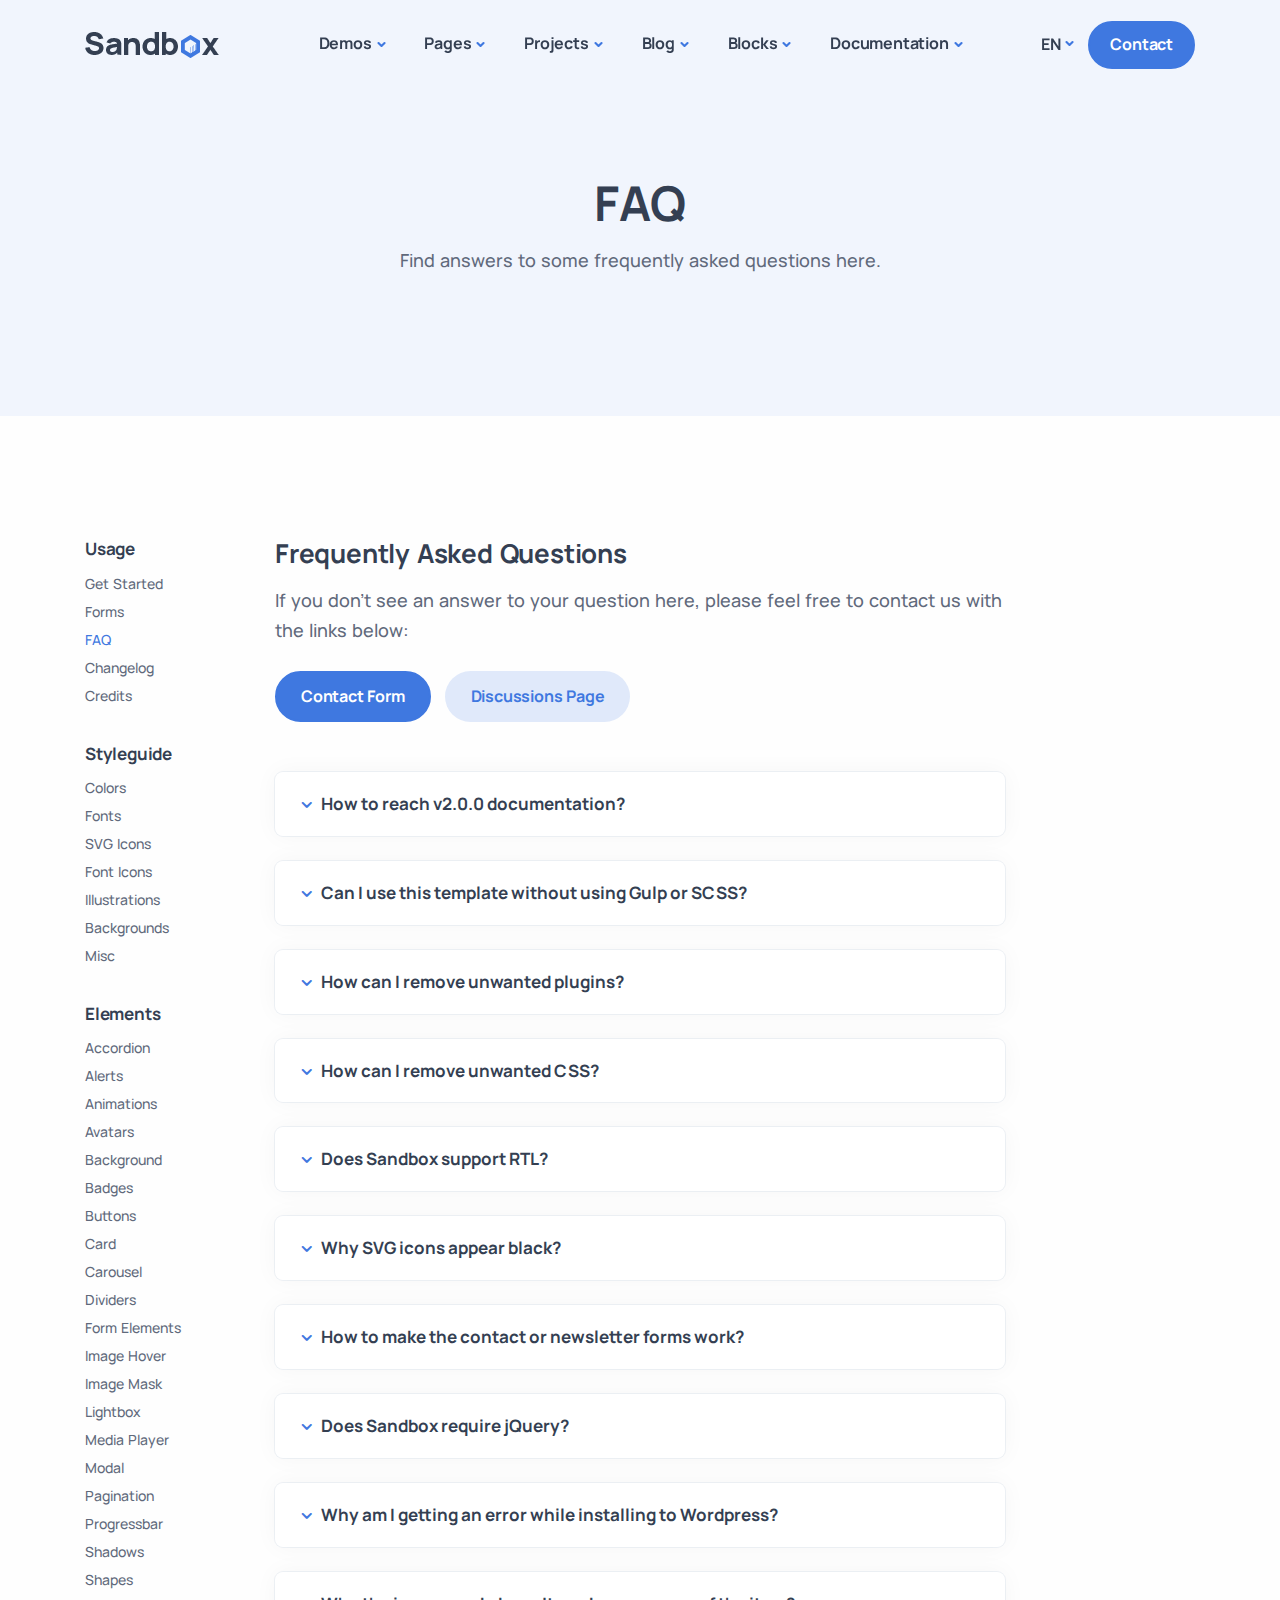
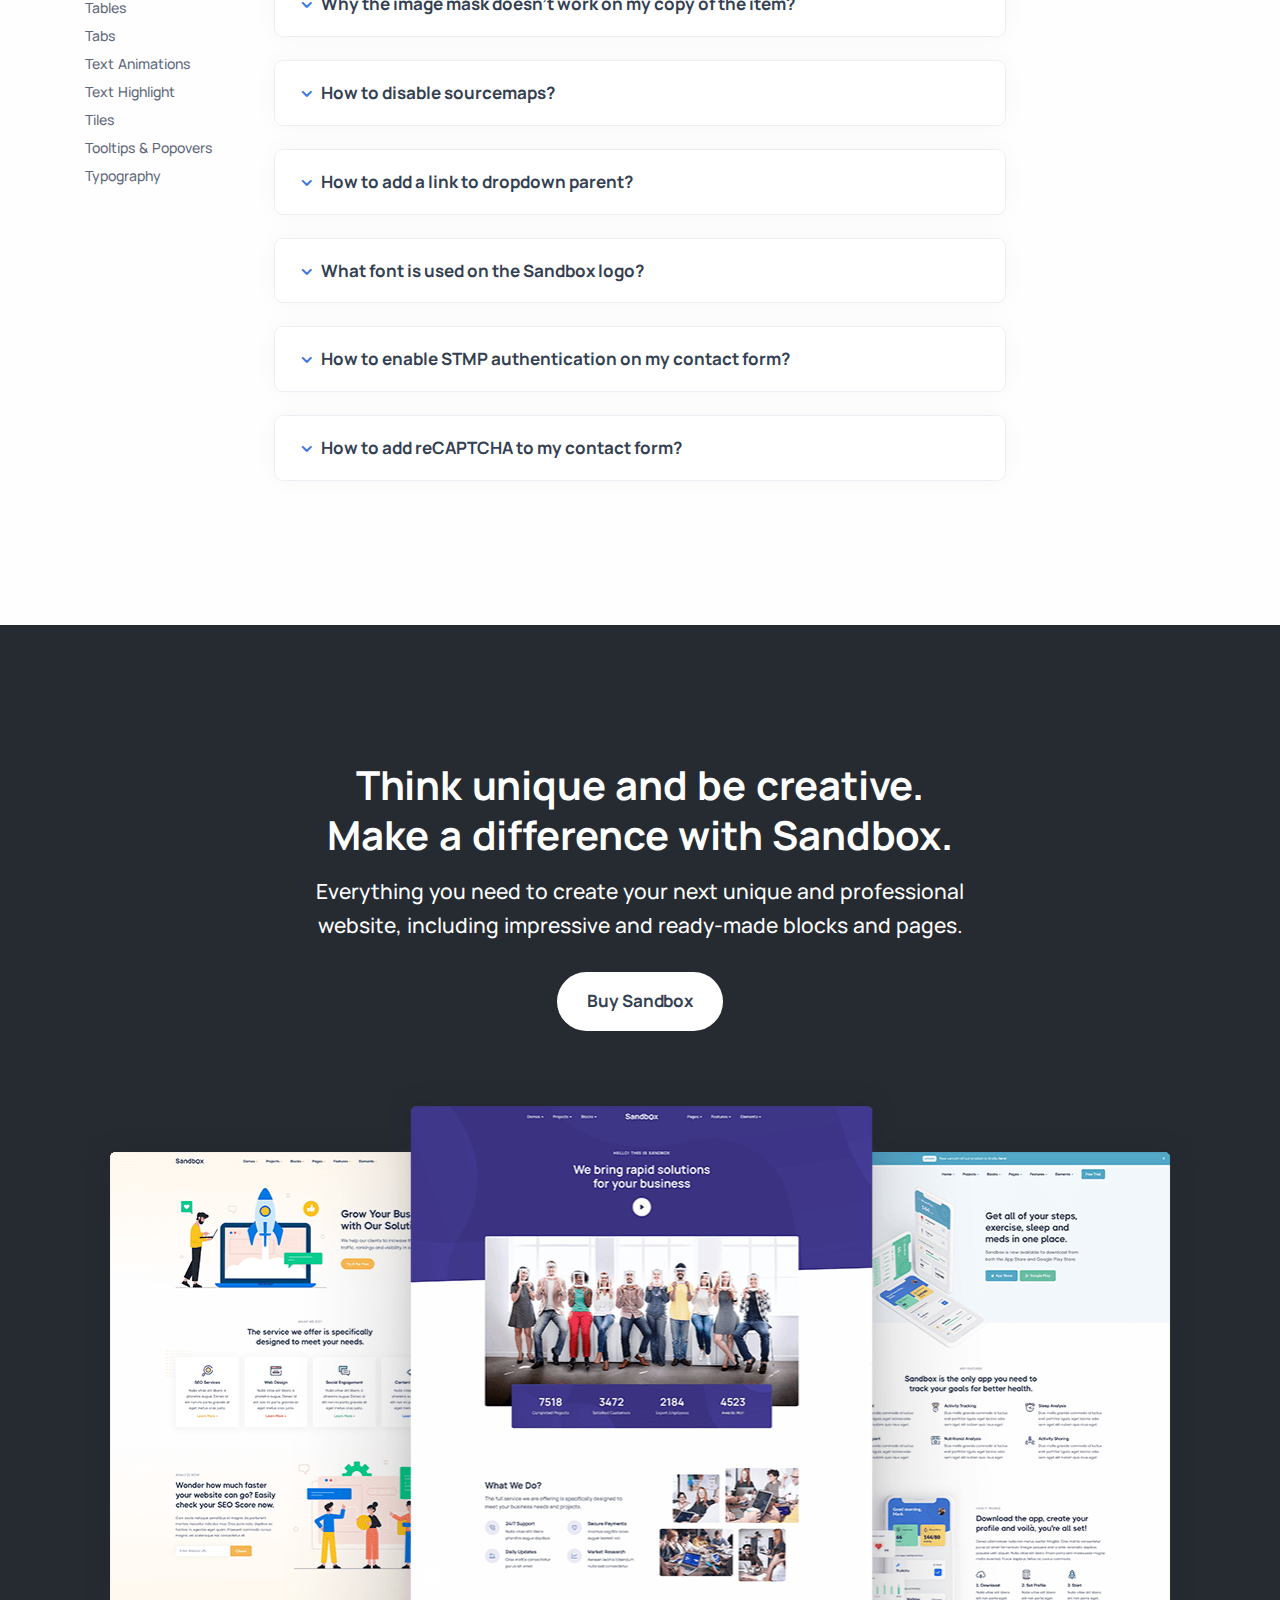
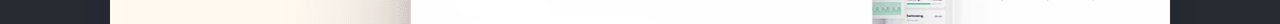
<file: docs/faq.html>
<!DOCTYPE html>
<html lang="en">

<head>
  <meta charset="utf-8">
  <meta name="viewport" content="width=device-width, initial-scale=1.0">
  <meta name="description" content="An impressive and flawless site template that includes various UI elements and countless features, attractive ready-made blocks and rich pages, basically everything you need to create a unique and professional website.">
  <meta name="keywords" content="bootstrap 5, business, corporate, creative, gulp, marketing, minimal, modern, multipurpose, one page, responsive, saas, sass, seo, startup, html5 template, site template">
  <meta name="author" content="elemis">
  <title>Sandbox - Modern & Multipurpose Bootstrap 5 Template</title>
  <link rel="shortcut icon" href="../assets/img/favicon.png">
  <link rel="stylesheet" href="../assets/css/plugins.css">
  <link rel="stylesheet" href="../assets/css/style.css">
</head>

<body>
  <div class="content-wrapper">
    <header class="wrapper bg-soft-primary">
      <nav class="navbar navbar-expand-lg center-nav transparent navbar-light">
        <div class="container flex-lg-row flex-nowrap align-items-center">
          <div class="navbar-brand w-100">
            <a href="../index.html">
              <img src="../assets/img/logo.png" srcset="../assets/img/logo@2x.png 2x" alt="" />
            </a>
          </div>
          <div class="navbar-collapse offcanvas offcanvas-nav offcanvas-start">
            <div class="offcanvas-header d-lg-none">
              <h3 class="text-white fs-30 mb-0">Sandbox</h3>
              <button type="button" class="btn-close btn-close-white" data-bs-dismiss="offcanvas" aria-label="Close"></button>
            </div>
            <div class="offcanvas-body ms-lg-auto d-flex flex-column h-100">
              <ul class="navbar-nav">
                <li class="nav-item dropdown dropdown-mega">
                  <a class="nav-link dropdown-toggle" href="#" data-bs-toggle="dropdown">Demos</a>
                  <ul class="dropdown-menu mega-menu mega-menu-dark mega-menu-img">
                    <li class="mega-menu-content mega-menu-scroll">
                      <ul class="row row-cols-1 row-cols-lg-6 gx-0 gx-lg-4 gy-lg-2 list-unstyled">
                        <li class="col"><a class="dropdown-item" href="../demo1.html">
                            <figure class="rounded lift d-none d-lg-block"><img src="../assets/img/demos/mi1.jpg" srcset="../assets/img/demos/mi1@2x.jpg 2x" alt=""></figure>
                            <span class="d-lg-none">Demo I</span>
                          </a></li>
                        <li class="col"><a class="dropdown-item" href="../demo2.html">
                            <figure class="rounded lift d-none d-lg-block"><img src="../assets/img/demos/mi2.jpg" srcset="../assets/img/demos/mi2@2x.jpg 2x" alt=""></figure>
                            <span class="d-lg-none">Demo II</span>
                          </a></li>
                        <li class="col"><a class="dropdown-item" href="../demo3.html">
                            <figure class="rounded lift d-none d-lg-block"><img src="../assets/img/demos/mi3.jpg" srcset="../assets/img/demos/mi3@2x.jpg 2x" alt=""></figure>
                            <span class="d-lg-none">Demo III</span>
                          </a></li>
                        <li class="col"><a class="dropdown-item" href="../demo4.html">
                            <figure class="rounded lift d-none d-lg-block"><img src="../assets/img/demos/mi4.jpg" srcset="../assets/img/demos/mi4@2x.jpg 2x" alt=""></figure>
                            <span class="d-lg-none">Demo IV</span>
                          </a></li>
                        <li class="col"><a class="dropdown-item" href="../demo5.html">
                            <figure class="rounded lift d-none d-lg-block"><img src="../assets/img/demos/mi5.jpg" srcset="../assets/img/demos/mi5@2x.jpg 2x" alt=""></figure>
                            <span class="d-lg-none">Demo V</span>
                          </a></li>
                        <li class="col"><a class="dropdown-item" href="../demo6.html">
                            <figure class="rounded lift d-none d-lg-block"><img src="../assets/img/demos/mi6.jpg" srcset="../assets/img/demos/mi6@2x.jpg 2x" alt=""></figure>
                            <span class="d-lg-none">Demo VI</span>
                          </a></li>
                        <li class="col"><a class="dropdown-item" href="../demo7.html">
                            <figure class="rounded lift d-none d-lg-block"><img src="../assets/img/demos/mi7.jpg" srcset="../assets/img/demos/mi7@2x.jpg 2x" alt=""></figure>
                            <span class="d-lg-none">Demo VII</span>
                          </a></li>
                        <li class="col"><a class="dropdown-item" href="../demo8.html">
                            <figure class="rounded lift d-none d-lg-block"><img src="../assets/img/demos/mi8.jpg" srcset="../assets/img/demos/mi8@2x.jpg 2x" alt=""></figure>
                            <span class="d-lg-none">Demo VIII</span>
                          </a></li>
                        <li class="col"><a class="dropdown-item" href="../demo9.html">
                            <figure class="rounded lift d-none d-lg-block"><img src="../assets/img/demos/mi9.jpg" srcset="../assets/img/demos/mi9@2x.jpg 2x" alt=""></figure>
                            <span class="d-lg-none">Demo IX</span>
                          </a></li>
                        <li class="col"><a class="dropdown-item" href="../demo10.html">
                            <figure class="rounded lift d-none d-lg-block"><img src="../assets/img/demos/mi10.jpg" srcset="../assets/img/demos/mi10@2x.jpg 2x" alt=""></figure>
                            <span class="d-lg-none">Demo X</span>
                          </a></li>
                        <li class="col"><a class="dropdown-item" href="../demo11.html">
                            <figure class="rounded lift d-none d-lg-block"><img src="../assets/img/demos/mi11.jpg" srcset="../assets/img/demos/mi11@2x.jpg 2x" alt=""></figure>
                            <span class="d-lg-none">Demo XI</span>
                          </a></li>
                        <li class="col"><a class="dropdown-item" href="../demo12.html">
                            <figure class="rounded lift d-none d-lg-block"><img src="../assets/img/demos/mi12.jpg" srcset="../assets/img/demos/mi12@2x.jpg 2x" alt=""></figure>
                            <span class="d-lg-none">Demo XII</span>
                          </a></li>
                        <li class="col"><a class="dropdown-item" href="../demo13.html">
                            <figure class="rounded lift d-none d-lg-block"><img src="../assets/img/demos/mi13.jpg" srcset="../assets/img/demos/mi13@2x.jpg 2x" alt=""></figure>
                            <span class="d-lg-none">Demo XIII</span>
                          </a></li>
                        <li class="col"><a class="dropdown-item" href="../demo14.html">
                            <figure class="rounded lift d-none d-lg-block"><img src="../assets/img/demos/mi14.jpg" srcset="../assets/img/demos/mi14@2x.jpg 2x" alt=""></figure>
                            <span class="d-lg-none">Demo XIV</span>
                          </a></li>
                        <li class="col"><a class="dropdown-item" href="../demo15.html">
                            <figure class="rounded lift d-none d-lg-block"><img src="../assets/img/demos/mi15.jpg" srcset="../assets/img/demos/mi15@2x.jpg 2x" alt=""></figure>
                            <span class="d-lg-none">Demo XV</span>
                          </a></li>
                        <li class="col"><a class="dropdown-item" href="../demo16.html">
                            <figure class="rounded lift d-none d-lg-block"><img src="../assets/img/demos/mi16.jpg" srcset="../assets/img/demos/mi16@2x.jpg 2x" alt=""></figure>
                            <span class="d-lg-none">Demo XVI</span>
                          </a></li>
                        <li class="col"><a class="dropdown-item" href="../demo17.html">
                            <figure class="rounded lift d-none d-lg-block"><img src="../assets/img/demos/mi17.jpg" srcset="../assets/img/demos/mi17@2x.jpg 2x" alt=""></figure>
                            <span class="d-lg-none">Demo XVII</span>
                          </a></li>
                        <li class="col"><a class="dropdown-item" href="../demo18.html">
                            <figure class="rounded lift d-none d-lg-block"><img src="../assets/img/demos/mi18.jpg" srcset="../assets/img/demos/mi18@2x.jpg 2x" alt=""></figure>
                            <span class="d-lg-none">Demo XVIII</span>
                          </a></li>
                        <li class="col"><a class="dropdown-item" href="../demo19.html">
                            <figure class="rounded lift d-none d-lg-block"><img src="../assets/img/demos/mi19.jpg" srcset="../assets/img/demos/mi19@2x.jpg 2x" alt=""></figure>
                            <span class="d-lg-none">Demo XIX</span>
                          </a></li>
                        <li class="col"><a class="dropdown-item" href="../demo20.html">
                            <figure class="rounded lift d-none d-lg-block"><img src="../assets/img/demos/mi20.jpg" srcset="../assets/img/demos/mi20@2x.jpg 2x" alt=""></figure>
                            <span class="d-lg-none">Demo XX</span>
                          </a></li>
                        <li class="col"><a class="dropdown-item" href="../demo21.html">
                            <figure class="rounded lift d-none d-lg-block"><img src="../assets/img/demos/mi21.jpg" srcset="../assets/img/demos/mi21@2x.jpg 2x" alt=""></figure>
                            <span class="d-lg-none">Demo XXI</span>
                          </a></li>
                        <li class="col"><a class="dropdown-item" href="../demo22.html">
                            <figure class="rounded lift d-none d-lg-block"><img src="../assets/img/demos/mi22.jpg" srcset="../assets/img/demos/mi22@2x.jpg 2x" alt=""></figure>
                            <span class="d-lg-none">Demo XXII</span>
                          </a></li>
                        <li class="col"><a class="dropdown-item" href="../demo23.html">
                            <figure class="rounded lift d-none d-lg-block"><img src="../assets/img/demos/mi23.jpg" srcset="../assets/img/demos/mi23@2x.jpg 2x" alt=""></figure>
                            <span class="d-lg-none">Demo XXIII</span>
                          </a></li>
                        <li class="col"><a class="dropdown-item" href="../demo24.html">
                            <figure class="rounded lift d-none d-lg-block"><img src="../assets/img/demos/mi24.jpg" srcset="../assets/img/demos/mi24@2x.jpg 2x" alt=""></figure>
                            <span class="d-lg-none">Demo XXIV</span>
                          </a></li>
                        <li class="col"><a class="dropdown-item" href="../demo25.html">
                            <figure class="rounded lift d-none d-lg-block"><img src="../assets/img/demos/mi25.jpg" srcset="../assets/img/demos/mi25@2x.jpg 2x" alt=""></figure>
                            <span class="d-lg-none">Demo XXV</span>
                          </a></li>
                        <li class="col"><a class="dropdown-item" href="../demo26.html">
                            <figure class="rounded lift d-none d-lg-block"><img src="../assets/img/demos/mi26.jpg" srcset="../assets/img/demos/mi26@2x.jpg 2x" alt=""></figure>
                            <span class="d-lg-none">Demo XXVI</span>
                          </a></li>
                        <li class="col"><a class="dropdown-item" href="../demo27.html">
                            <figure class="rounded lift d-none d-lg-block"><img src="../assets/img/demos/mi27.jpg" srcset="../assets/img/demos/mi27@2x.jpg 2x" alt=""></figure>
                            <span class="d-lg-none">Demo XXVII</span>
                          </a></li>
                      </ul>
                      <!--/.row -->
                      <span class="d-none d-lg-flex"><i class="uil uil-direction"></i><strong>Scroll to view more</strong></span>
                    </li>
                    <!--/.mega-menu-content-->
                  </ul>
                  <!--/.dropdown-menu -->
                </li>
                <li class="nav-item dropdown">
                  <a class="nav-link dropdown-toggle" href="#" data-bs-toggle="dropdown">Pages</a>
                  <ul class="dropdown-menu">
                    <li class="dropdown dropdown-submenu dropend"><a class="dropdown-item dropdown-toggle" href="#" data-bs-toggle="dropdown">Services</a>
                      <ul class="dropdown-menu">
                        <li class="nav-item"><a class="dropdown-item" href="../services.html">Services I</a></li>
                        <li class="nav-item"><a class="dropdown-item" href="../services2.html">Services II</a></li>
                      </ul>
                    </li>
                    <li class="dropdown dropdown-submenu dropend"><a class="dropdown-item dropdown-toggle" href="#" data-bs-toggle="dropdown">About</a>
                      <ul class="dropdown-menu">
                        <li class="nav-item"><a class="dropdown-item" href="../about.html">About I</a></li>
                        <li class="nav-item"><a class="dropdown-item" href="../about2.html">About II</a></li>
                      </ul>
                    </li>
                    <li class="dropdown dropdown-submenu dropend"><a class="dropdown-item dropdown-toggle" href="#" data-bs-toggle="dropdown">Shop</a>
                      <ul class="dropdown-menu">
                        <li class="nav-item"><a class="dropdown-item" href="../shop.html">Shop I</a></li>
                        <li class="nav-item"><a class="dropdown-item" href="../shop2.html">Shop II</a></li>
                        <li class="nav-item"><a class="dropdown-item" href="../shop-product.html">Product Page</a></li>
                        <li class="nav-item"><a class="dropdown-item" href="../shop-cart.html">Shopping Cart</a></li>
                        <li class="nav-item"><a class="dropdown-item" href="../shop-checkout.html">Checkout</a></li>
                      </ul>
                    </li>
                    <li class="dropdown dropdown-submenu dropend"><a class="dropdown-item dropdown-toggle" href="#" data-bs-toggle="dropdown">Contact</a>
                      <ul class="dropdown-menu">
                        <li class="nav-item"><a class="dropdown-item" href="../contact.html">Contact I</a></li>
                        <li class="nav-item"><a class="dropdown-item" href="../contact2.html">Contact II</a></li>
                        <li class="nav-item"><a class="dropdown-item" href="../contact3.html">Contact III</a></li>
                      </ul>
                    </li>
                    <li class="dropdown dropdown-submenu dropend"><a class="dropdown-item dropdown-toggle" href="#" data-bs-toggle="dropdown">Career</a>
                      <ul class="dropdown-menu">
                        <li class="nav-item"><a class="dropdown-item" href="../career.html">Job Listing I</a></li>
                        <li class="nav-item"><a class="dropdown-item" href="../career2.html">Job Listing II</a></li>
                        <li class="nav-item"><a class="dropdown-item" href="../career-job.html">Job Description</a></li>
                      </ul>
                    </li>
                    <li class="dropdown dropdown-submenu dropend"><a class="dropdown-item dropdown-toggle" href="#" data-bs-toggle="dropdown">Utility</a>
                      <ul class="dropdown-menu">
                        <li class="nav-item"><a class="dropdown-item" href="../404.html">404 Not Found</a></li>
                        <li class="nav-item"><a class="dropdown-item" href="../page-loader.html">Page Loader</a></li>
                        <li class="nav-item"><a class="dropdown-item" href="../signin.html">Sign In I</a></li>
                        <li class="nav-item"><a class="dropdown-item" href="../signin2.html">Sign In II</a></li>
                        <li class="nav-item"><a class="dropdown-item" href="../signup.html">Sign Up I</a></li>
                        <li class="nav-item"><a class="dropdown-item" href="../signup2.html">Sign Up II</a></li>
                        <li class="nav-item"><a class="dropdown-item" href="../terms.html">Terms</a></li>
                      </ul>
                    </li>
                    <li class="nav-item"><a class="dropdown-item" href="../pricing.html">Pricing</a></li>
                    <li class="nav-item"><a class="dropdown-item" href="../onepage.html">One Page</a></li>
                  </ul>
                </li>
                <li class="nav-item dropdown">
                  <a class="nav-link dropdown-toggle" href="#" data-bs-toggle="dropdown">Projects</a>
                  <div class="dropdown-menu dropdown-lg">
                    <div class="dropdown-lg-content">
                      <div>
                        <h6 class="dropdown-header">Project Pages</h6>
                        <ul class="list-unstyled">
                          <li><a class="dropdown-item" href="../projects.html">Projects I</a></li>
                          <li><a class="dropdown-item" href="../projects2.html">Projects II</a></li>
                          <li><a class="dropdown-item" href="../projects3.html">Projects III</a></li>
                          <li><a class="dropdown-item" href="../projects4.html">Projects IV</a></li>
                        </ul>
                      </div>
                      <!-- /.column -->
                      <div>
                        <h6 class="dropdown-header">Single Projects</h6>
                        <ul class="list-unstyled">
                          <li><a class="dropdown-item" href="../single-project.html">Single Project I</a></li>
                          <li><a class="dropdown-item" href="../single-project2.html">Single Project II</a></li>
                          <li><a class="dropdown-item" href="../single-project3.html">Single Project III</a></li>
                          <li><a class="dropdown-item" href="../single-project4.html">Single Project IV</a></li>
                        </ul>
                      </div>
                      <!-- /.column -->
                    </div>
                    <!-- /auto-column -->
                  </div>
                </li>
                <li class="nav-item dropdown">
                  <a class="nav-link dropdown-toggle" href="#" data-bs-toggle="dropdown">Blog</a>
                  <ul class="dropdown-menu">
                    <li class="nav-item"><a class="dropdown-item" href="../blog.html">Blog without Sidebar</a></li>
                    <li class="nav-item"><a class="dropdown-item" href="../blog2.html">Blog with Sidebar</a></li>
                    <li class="nav-item"><a class="dropdown-item" href="../blog3.html">Blog with Left Sidebar</a></li>
                    <li class="dropdown dropdown-submenu dropend"><a class="dropdown-item dropdown-toggle" href="#" data-bs-toggle="dropdown">Blog Posts</a>
                      <ul class="dropdown-menu">
                        <li class="nav-item"><a class="dropdown-item" href="../blog-post.html">Post without Sidebar</a></li>
                        <li class="nav-item"><a class="dropdown-item" href="../blog-post2.html">Post with Sidebar</a></li>
                        <li class="nav-item"><a class="dropdown-item" href="../blog-post3.html">Post with Left Sidebar</a></li>
                      </ul>
                    </li>
                  </ul>
                </li>
                <li class="nav-item dropdown dropdown-mega">
                  <a class="nav-link dropdown-toggle" href="#" data-bs-toggle="dropdown">Blocks</a>
                  <ul class="dropdown-menu mega-menu mega-menu-dark mega-menu-img">
                    <li class="mega-menu-content">
                      <ul class="row row-cols-1 row-cols-lg-6 gx-0 gx-lg-6 gy-lg-4 list-unstyled">
                        <li class="col"><a class="dropdown-item" href="../docs/blocks/about.html">
                            <div class="rounded img-svg d-none d-lg-block p-4 mb-lg-2"><img class="rounded-0" src="../assets/img/demos/block1.svg" alt=""></div>
                            <span>About</span>
                          </a>
                        </li>
                        <li class="col"><a class="dropdown-item" href="../docs/blocks/blog.html">
                            <div class="rounded img-svg d-none d-lg-block p-4 mb-lg-2"><img class="rounded-0" src="../assets/img/demos/block2.svg" alt=""></div>
                            <span>Blog</span>
                          </a>
                        </li>
                        <li class="col"><a class="dropdown-item" href="../docs/blocks/call-to-action.html">
                            <div class="rounded img-svg d-none d-lg-block p-4 mb-lg-2"><img class="rounded-0" src="../assets/img/demos/block3.svg" alt=""></div>
                            <span>Call to Action</span>
                          </a>
                        </li>
                        <li class="col"><a class="dropdown-item" href="../docs/blocks/clients.html">
                            <div class="rounded img-svg d-none d-lg-block p-4 mb-lg-2"><img class="rounded-0" src="../assets/img/demos/block4.svg" alt=""></div>
                            <span>Clients</span>
                          </a>
                        </li>
                        <li class="col"><a class="dropdown-item" href="../docs/blocks/contact.html">
                            <div class="rounded img-svg d-none d-lg-block p-4 mb-lg-2"><img class="rounded-0" src="../assets/img/demos/block5.svg" alt=""></div>
                            <span>Contact</span>
                          </a>
                        </li>
                        <li class="col"><a class="dropdown-item" href="../docs/blocks/facts.html">
                            <div class="rounded img-svg d-none d-lg-block p-4 mb-lg-2"><img class="rounded-0" src="../assets/img/demos/block6.svg" alt=""></div>
                            <span>Facts</span>
                          </a>
                        </li>
                        <li class="col"><a class="dropdown-item" href="../docs/blocks/faq.html">
                            <div class="rounded img-svg d-none d-lg-block p-4 mb-lg-2"><img class="rounded-0" src="../assets/img/demos/block7.svg" alt=""></div>
                            <span>FAQ</span>
                          </a>
                        </li>
                        <li class="col"><a class="dropdown-item" href="../docs/blocks/features.html">
                            <div class="rounded img-svg d-none d-lg-block p-4 mb-lg-2"><img class="rounded-0" src="../assets/img/demos/block8.svg" alt=""></div>
                            <span>Features</span>
                          </a>
                        </li>
                        <li class="col"><a class="dropdown-item" href="../docs/blocks/footer.html">
                            <div class="rounded img-svg d-none d-lg-block p-4 mb-lg-2"><img class="rounded-0" src="../assets/img/demos/block9.svg" alt=""></div>
                            <span>Footer</span>
                          </a>
                        </li>
                        <li class="col"><a class="dropdown-item" href="../docs/blocks/hero.html">
                            <div class="rounded img-svg d-none d-lg-block p-4 mb-lg-2"><img class="rounded-0" src="../assets/img/demos/block10.svg" alt=""></div>
                            <span>Hero</span>
                          </a>
                        </li>
                        <li class="col"><a class="dropdown-item" href="../docs/blocks/misc.html">
                            <div class="rounded img-svg d-none d-lg-block p-4 mb-lg-2"><img class="rounded-0" src="../assets/img/demos/block17.svg" alt=""></div>
                            <span>Misc</span>
                          </a>
                        </li>
                        <li class="col"><a class="dropdown-item" href="../docs/blocks/navbar.html">
                            <div class="rounded img-svg d-none d-lg-block p-4 mb-lg-2"><img class="rounded-0" src="../assets/img/demos/block11.svg" alt=""></div>
                            <span>Navbar</span>
                          </a>
                        </li>
                        <li class="col"><a class="dropdown-item" href="../docs/blocks/portfolio.html">
                            <div class="rounded img-svg d-none d-lg-block p-4 mb-lg-2"><img class="rounded-0" src="../assets/img/demos/block12.svg" alt=""></div>
                            <span>Portfolio</span>
                          </a>
                        </li>
                        <li class="col"><a class="dropdown-item" href="../docs/blocks/pricing.html">
                            <div class="rounded img-svg d-none d-lg-block p-4 mb-lg-2"><img class="rounded-0" src="../assets/img/demos/block13.svg" alt=""></div>
                            <span>Pricing</span>
                          </a>
                        </li>
                        <li class="col"><a class="dropdown-item" href="../docs/blocks/process.html">
                            <div class="rounded img-svg d-none d-lg-block p-4 mb-lg-2"><img class="rounded-0" src="../assets/img/demos/block14.svg" alt=""></div>
                            <span>Process</span>
                          </a>
                        </li>
                        <li class="col"><a class="dropdown-item" href="../docs/blocks/team.html">
                            <div class="rounded img-svg d-none d-lg-block p-4 mb-lg-2"><img class="rounded-0" src="../assets/img/demos/block15.svg" alt=""></div>
                            <span>Team</span>
                          </a>
                        </li>
                        <li class="col"><a class="dropdown-item" href="../docs/blocks/testimonials.html">
                            <div class="rounded img-svg d-none d-lg-block p-4 mb-lg-2"><img class="rounded-0" src="../assets/img/demos/block16.svg" alt=""></div>
                            <span>Testimonials</span>
                          </a>
                        </li>
                      </ul>
                      <!--/.row -->
                    </li>
                    <!--/.mega-menu-content-->
                  </ul>
                  <!--/.dropdown-menu -->
                </li>
                <li class="nav-item dropdown dropdown-mega">
                  <a class="nav-link dropdown-toggle" href="#" data-bs-toggle="dropdown">Documentation</a>
                  <ul class="dropdown-menu mega-menu">
                    <li class="mega-menu-content">
                      <div class="row gx-0 gx-lg-3">
                        <div class="col-lg-4">
                          <h6 class="dropdown-header">Usage</h6>
                          <ul class="list-unstyled cc-2 pb-lg-1">
                            <li><a class="dropdown-item" href="../docs/index.html">Get Started</a></li>
                            <li><a class="dropdown-item" href="../docs/forms.html">Forms</a></li>
                            <li><a class="dropdown-item" href="../docs/faq.html">FAQ</a></li>
                            <li><a class="dropdown-item" href="../docs/changelog.html">Changelog</a></li>
                            <li><a class="dropdown-item" href="../docs/credits.html">Credits</a></li>
                          </ul>
                          <h6 class="dropdown-header mt-lg-6">Styleguide</h6>
                          <ul class="list-unstyled cc-2">
                            <li><a class="dropdown-item" href="../docs/styleguide/colors.html">Colors</a></li>
                            <li><a class="dropdown-item" href="../docs/styleguide/fonts.html">Fonts</a></li>
                            <li><a class="dropdown-item" href="../docs/styleguide/icons-svg.html">SVG Icons</a></li>
                            <li><a class="dropdown-item" href="../docs/styleguide/icons-font.html">Font Icons</a></li>
                            <li><a class="dropdown-item" href="../docs/styleguide/illustrations.html">Illustrations</a></li>
                            <li><a class="dropdown-item" href="../docs/styleguide/backgrounds.html">Backgrounds</a></li>
                            <li><a class="dropdown-item" href="../docs/styleguide/misc.html">Misc</a></li>
                          </ul>
                        </div>
                        <!--/column -->
                        <div class="col-lg-8">
                          <h6 class="dropdown-header">Elements</h6>
                          <ul class="list-unstyled cc-3">
                            <li><a class="dropdown-item" href="../docs/elements/accordion.html">Accordion</a></li>
                            <li><a class="dropdown-item" href="../docs/elements/alerts.html">Alerts</a></li>
                            <li><a class="dropdown-item" href="../docs/elements/animations.html">Animations</a></li>
                            <li><a class="dropdown-item" href="../docs/elements/avatars.html">Avatars</a></li>
                            <li><a class="dropdown-item" href="../docs/elements/background.html">Background</a></li>
                            <li><a class="dropdown-item" href="../docs/elements/badges.html">Badges</a></li>
                            <li><a class="dropdown-item" href="../docs/elements/buttons.html">Buttons</a></li>
                            <li><a class="dropdown-item" href="../docs/elements/card.html">Card</a></li>
                            <li><a class="dropdown-item" href="../docs/elements/carousel.html">Carousel</a></li>
                            <li><a class="dropdown-item" href="../docs/elements/dividers.html">Dividers</a></li>
                            <li><a class="dropdown-item" href="../docs/elements/form-elements.html">Form Elements</a></li>
                            <li><a class="dropdown-item" href="../docs/elements/image-hover.html">Image Hover</a></li>
                            <li><a class="dropdown-item" href="../docs/elements/image-mask.html">Image Mask</a></li>
                            <li><a class="dropdown-item" href="../docs/elements/lightbox.html">Lightbox</a></li>
                            <li><a class="dropdown-item" href="../docs/elements/player.html">Media Player</a></li>
                            <li><a class="dropdown-item" href="../docs/elements/modal.html">Modal</a></li>
                            <li><a class="dropdown-item" href="../docs/elements/pagination.html">Pagination</a></li>
                            <li><a class="dropdown-item" href="../docs/elements/progressbar.html">Progressbar</a></li>
                            <li><a class="dropdown-item" href="../docs/elements/shadows.html">Shadows</a></li>
                            <li><a class="dropdown-item" href="../docs/elements/shapes.html">Shapes</a></li>
                            <li><a class="dropdown-item" href="../docs/elements/tables.html">Tables</a></li>
                            <li><a class="dropdown-item" href="../docs/elements/tabs.html">Tabs</a></li>
                            <li><a class="dropdown-item" href="../docs/elements/text-animations.html">Text Animations</a></li>
                            <li><a class="dropdown-item" href="../docs/elements/text-highlight.html">Text Highlight</a></li>
                            <li><a class="dropdown-item" href="../docs/elements/tiles.html">Tiles</a></li>
                            <li><a class="dropdown-item" href="../docs/elements/tooltips-popovers.html">Tooltips & Popovers</a></li>
                            <li><a class="dropdown-item" href="../docs/elements/typography.html">Typography</a></li>
                          </ul>
                        </div>
                        <!--/column -->
                      </div>
                      <!--/.row -->
                    </li>
                    <!--/.mega-menu-content-->
                  </ul>
                  <!--/.dropdown-menu -->
                </li>
              </ul>
              <!-- /.navbar-nav -->
              <div class="offcanvas-footer d-lg-none">
                <div>
                  <a href="mailto:first.last@email.com" class="link-inverse">info@email.com</a>
                  <br /> 00 (123) 456 78 90 <br />
                  <nav class="nav social social-white mt-4">
                    <a href="#"><i class="uil uil-twitter"></i></a>
                    <a href="#"><i class="uil uil-facebook-f"></i></a>
                    <a href="#"><i class="uil uil-dribbble"></i></a>
                    <a href="#"><i class="uil uil-instagram"></i></a>
                    <a href="#"><i class="uil uil-youtube"></i></a>
                  </nav>
                  <!-- /.social -->
                </div>
              </div>
              <!-- /.offcanvas-footer -->
            </div>
            <!-- /.offcanvas-body -->
          </div>
          <!-- /.navbar-collapse -->
          <div class="navbar-other w-100 d-flex ms-auto">
            <ul class="navbar-nav flex-row align-items-center ms-auto">
              <li class="nav-item dropdown language-select text-uppercase">
                <a class="nav-link dropdown-item dropdown-toggle" href="#" role="button" data-bs-toggle="dropdown" aria-haspopup="true" aria-expanded="false">En</a>
                <ul class="dropdown-menu">
                  <li class="nav-item"><a class="dropdown-item" href="#">En</a></li>
                  <li class="nav-item"><a class="dropdown-item" href="#">De</a></li>
                  <li class="nav-item"><a class="dropdown-item" href="#">Es</a></li>
                </ul>
              </li>
              <li class="nav-item d-none d-md-block">
                <a href="../contact.html" class="btn btn-sm btn-primary rounded-pill">Contact</a>
              </li>
              <li class="nav-item d-lg-none">
                <button class="hamburger offcanvas-nav-btn"><span></span></button>
              </li>
            </ul>
            <!-- /.navbar-nav -->
          </div>
          <!-- /.navbar-other -->
        </div>
        <!-- /.container -->
      </nav>
      <!-- /.navbar -->
    </header>
    <!-- /header -->
    <section class="wrapper bg-soft-primary">
      <div class="container pt-10 pb-12 pt-md-14 pb-md-16 text-center">
        <div class="row">
          <div class="col-md-9 col-lg-7 col-xl-6 mx-auto">
            <h1 class="display-1 mb-3">FAQ</h1>
            <p class="lead px-xxl-10">Find answers to some frequently asked questions here.</p>
          </div>
          <!-- /column -->
        </div>
        <!-- /.row -->
      </div>
      <!-- /.container -->
    </section>
    <!-- /section -->
    <div class="container">
      <div class="row">
        <aside class="col-xl-2 sidebar doc-sidebar mt-md-0 py-16 d-none d-xl-block">
          <div class="widget pb-3">
            <h6 class="widget-title fs-17 mb-2">Usage</h6>
            <nav id="collapse-usage">
              <ul class="list-unstyled fs-sm lh-sm text-reset">
                <li><a href="../docs/index.html">Get Started</a></li>
                <li><a href="../docs/forms.html">Forms</a></li>
                <li><a href="../docs/faq.html" class="active">FAQ</a></li>
                <li><a href="../docs/changelog.html">Changelog</a></li>
                <li><a href="../docs/credits.html">Credits</a></li>
              </ul>
            </nav>
            <!-- /nav -->
          </div>
          <!-- /.widget -->
          <div class="widget pb-3">
            <h6 class="widget-title fs-17 mb-2">Styleguide</h6>
            <nav id="collapse-style">
              <ul class="list-unstyled fs-sm lh-sm text-reset">
                <li><a href="../docs/styleguide/colors.html">Colors</a></li>
                <li><a href="../docs/styleguide/fonts.html">Fonts</a></li>
                <li><a href="../docs/styleguide/icons-svg.html">SVG Icons</a></li>
                <li><a href="../docs/styleguide/icons-font.html">Font Icons</a></li>
                <li><a href="../docs/styleguide/illustrations.html">Illustrations</a></li>
                <li><a href="../docs/styleguide/backgrounds.html">Backgrounds</a></li>
                <li><a href="../docs/styleguide/misc.html">Misc</a></li>
              </ul>
            </nav>
            <!-- /nav -->
          </div>
          <!-- /.widget -->
          <div class="widget pb-3">
            <h6 class="widget-title fs-17 mb-2">Elements</h6>
            <nav id="collapse-elements">
              <ul class="list-unstyled fs-sm lh-sm text-reset">
                <li><a href="../docs/elements/accordion.html">Accordion</a></li>
                <li><a href="../docs/elements/alerts.html">Alerts</a></li>
                <li><a href="../docs/elements/animations.html">Animations</a></li>
                <li><a href="../docs/elements/avatars.html">Avatars</a></li>
                <li><a href="../docs/elements/background.html">Background</a></li>
                <li><a href="../docs/elements/badges.html">Badges</a></li>
                <li><a href="../docs/elements/buttons.html">Buttons</a></li>
                <li><a href="../docs/elements/card.html">Card</a></li>
                <li><a href="../docs/elements/carousel.html">Carousel</a></li>
                <li><a href="../docs/elements/dividers.html">Dividers</a></li>
                <li><a href="../docs/elements/form-elements.html">Form Elements</a></li>
                <li><a href="../docs/elements/image-hover.html">Image Hover</a></li>
                <li><a href="../docs/elements/image-mask.html">Image Mask</a></li>
                <li><a href="../docs/elements/lightbox.html">Lightbox</a></li>
                <li><a href="../docs/elements/player.html">Media Player</a></li>
                <li><a href="../docs/elements/modal.html">Modal</a></li>
                <li><a href="../docs/elements/pagination.html">Pagination</a></li>
                <li><a href="../docs/elements/progressbar.html">Progressbar</a></li>
                <li><a href="../docs/elements/shadows.html">Shadows</a></li>
                <li><a href="../docs/elements/shapes.html">Shapes</a></li>
                <li><a href="../docs/elements/tables.html">Tables</a></li>
                <li><a href="../docs/elements/tabs.html">Tabs</a></li>
                <li><a href="../docs/elements/text-animations.html">Text Animations</a></li>
                <li><a href="../docs/elements/text-highlight.html">Text Highlight</a></li>
                <li><a href="../docs/elements/tiles.html">Tiles</a></li>
                <li><a href="../docs/elements/tooltips-popovers.html">Tooltips & Popovers</a></li>
                <li><a href="../docs/elements/typography.html">Typography</a></li>
              </ul>
            </nav>
            <!-- /nav -->
          </div>
          <!-- /.widget -->
        </aside>
        <!-- /column -->
        <div class="col-xl-8 order-xl-2">
          <section id="snippet-1" class="wrapper py-16">
            <h2 class="mb-3">Frequently Asked Questions</h2>
            <p class="lead mb-5">If you don't see an answer to your question here, please feel free to contact us with the links below:</p>
            <a href="https://1.envato.market/VKeok" class="btn btn-primary rounded-pill me-2" target="_blank">Contact Form</a>
            <a href="https://1.envato.market/ZdVOOX" class="btn btn-soft-primary rounded-pill" target="_blank">Discussions Page</a>
            <div class="accordion accordion-wrapper mt-10" id="accordion">
              <div class="card accordion-item">
                <div class="card-header" id="faq-0">
                  <button class="collapsed" data-bs-toggle="collapse" data-bs-target="#faq-collapse-0" aria-expanded="true" aria-controls="faq-collapse-0"> How to reach v2.0.0 documentation? </button>
                </div>
                <!--/.card-header -->
                <div id="faq-collapse-0" class="accordion-collapse collapse" aria-labelledby="faq-0">
                  <div class="card-body">
                    <p>You can reach the v2.0.0 documentation <a href="https://sandbox.elemisthemes.com/sandbox200/docs/index.html" class="external bg-primary text-white" target="_blank">here</a></p>
                  </div>
                  <!--/.card-body -->
                </div>
                <!--/.accordion-collapse -->
              </div>
              <!--/.accordion-item -->
              <div class="card accordion-item">
                <div class="card-header" id="faq-1">
                  <button class="collapsed" data-bs-toggle="collapse" data-bs-target="#faq-collapse-1" aria-expanded="true" aria-controls="faq-collapse-1"> Can I use this template without using Gulp or SCSS? </button>
                </div>
                <!--/.card-header -->
                <div id="faq-collapse-1" class="accordion-collapse collapse" aria-labelledby="faq-1">
                  <div class="card-body">
                    <p>Yes. Gulp is optional. You can use plain HTML / CSS / JS to customize Sandbox. Files you need are located in <code class="folder">dev</code> folder.</p>
                  </div>
                  <!--/.card-body -->
                </div>
                <!--/.accordion-collapse -->
              </div>
              <!--/.accordion-item -->
              <div class="card accordion-item">
                <div class="card-header" id="faq-2">
                  <button class="collapsed" data-bs-toggle="collapse" data-bs-target="#faq-collapse-2" aria-expanded="true" aria-controls="faq-collapse-2"> How can I remove unwanted plugins?</button>
                </div>
                <!--/.card-header -->
                <div id="faq-collapse-2" class="accordion-collapse collapse" aria-labelledby="faq-2">
                  <div class="card-body">
                    <p>All third-party plugin JS files are located in <code class="folder">src/assets/js/vendor</code> and their CSS files are in <code class="folder">src/assets/css/vendor</code>. Just remove unwanted vendor JS / CSS files from vendor folders and then remove unwanted functions from <code class="file">src/assets/js/theme.js</code> and recompile.</p>
                    <p>If you're <strong>not using</strong> Gulp, you can remove unwanted plugins manually from <code class="file">dev/assets/js/plugins.js</code>, <code class="file">dev/assets/js/theme.js</code> and their CSS from <code class="file">dev/assets/css/plugins.css</code>.</p>
                  </div>
                  <!--/.card-body -->
                </div>
                <!--/.accordion-collapse -->
              </div>
              <!--/.accordion-item -->
              <div class="card accordion-item">
                <div class="card-header" id="faq-6">
                  <button class="collapsed" data-bs-toggle="collapse" data-bs-target="#faq-collapse-6" aria-expanded="true" aria-controls="faq-collapse-6">How can I remove unwanted CSS?</button>
                </div>
                <!--/.card-header -->
                <div id="faq-collapse-6" class="accordion-collapse collapse" aria-labelledby="faq-6">
                  <div class="card-body">
                    <p>Bootstrap SCSS imports are located in <code class="file">src/assets/scss/_bootstrap.scss</code> and theme SCSS imports are in <code class="file">src/assets/scss/theme/_theme.scss</code>. Remove or comment any unwanted import and recompile.</p>
                    <p>If you're <strong>not using</strong> Gulp, you can remove unwanted CSS manually from <code class="file">dev/assets/css/style.css</code></p>
                  </div>
                  <!--/.card-body -->
                </div>
                <!--/.accordion-collapse -->
              </div>
              <!--/.accordion-item -->
              <div class="card accordion-item">
                <div class="card-header" id="faq-3">
                  <button class="collapsed" data-bs-toggle="collapse" data-bs-target="#faq-collapse-3" aria-expanded="true" aria-controls="faq-collapse-3"> Does Sandbox support RTL? </button>
                </div>
                <!--/.card-header -->
                <div id="faq-collapse-3" class="accordion-collapse collapse" aria-labelledby="faq-3">
                  <div class="card-body">
                    <p>No, not currently. Although with the use of <a href="https://rtlcss.com/learn/usage-guide/install/" target="_blank" class="external">RTLCSS</a> project you can generate RTL version of <code class="file">style.css</code>, however some template specific styles won’t have support for RTL out of the box.</p>
                  </div>
                  <!--/.card-body -->
                </div>
                <!--/.accordion-collapse -->
              </div>
              <!--/.accordion-item -->
              <div class="card accordion-item">
                <div class="card-header" id="faq-4">
                  <button class="collapsed" data-bs-toggle="collapse" data-bs-target="#faq-collapse-4" aria-expanded="true" aria-controls="faq-collapse-4"> Why SVG icons appear black? </button>
                </div>
                <!--/.card-header -->
                <div id="faq-collapse-4" class="accordion-collapse collapse" aria-labelledby="faq-4">
                  <div class="card-body">
                    <p>Due to the <a href="https://en.wikipedia.org/wiki/Same-origin_policy" target="_blank" class="external">same-origin policy</a> SVGInject does not work when run from the local file system in many browsers (Chrome, Safari). Please test on a working web server.</p>
                  </div>
                  <!--/.card-body -->
                </div>
                <!--/.accordion-collapse -->
              </div>
              <!--/.accordion-item -->
              <div class="card accordion-item">
                <div class="card-header" id="faq-5">
                  <button class="collapsed" data-bs-toggle="collapse" data-bs-target="#faq-collapse-5" aria-expanded="true" aria-controls="faq-collapse-5"> How to make the contact or newsletter forms work? </button>
                </div>
                <!--/.card-header -->
                <div id="faq-collapse-5" class="accordion-collapse collapse" aria-labelledby="faq-5">
                  <div class="card-body">
                    <p>Follow the instructions <a href="../docs/forms.html" target="_blank" class="external">here</a> to reach the guide on configuring the contact or newsletter forms in Sandbox. If the forms don't work or if you receive any errors please keep in mind that the contact forms won't work on local environment. Please test them on a working web server.</p>
                  </div>
                  <!--/.card-body -->
                </div>
                <!--/.accordion-collapse -->
              </div>
              <!--/.accordion-item -->
              <div class="card accordion-item">
                <div class="card-header" id="faq-7">
                  <button class="collapsed" data-bs-toggle="collapse" data-bs-target="#faq-collapse-7" aria-expanded="true" aria-controls="faq-collapse-7"> Does Sandbox require jQuery? </button>
                </div>
                <!--/.card-header -->
                <div id="faq-collapse-7" class="accordion-collapse collapse" aria-labelledby="faq-7">
                  <div class="card-body">
                    <p>No, as of v3.0.0, Sandbox no longer requires jQuery.</p>
                  </div>
                  <!--/.card-body -->
                </div>
                <!--/.accordion-collapse -->
              </div>
              <!--/.accordion-item -->
              <div class="card accordion-item">
                <div class="card-header" id="faq-8">
                  <button class="collapsed" data-bs-toggle="collapse" data-bs-target="#faq-collapse-8" aria-expanded="true" aria-controls="faq-collapse-8"> Why am I getting an error while installing to Wordpress? </button>
                </div>
                <!--/.card-header -->
                <div id="faq-collapse-8" class="accordion-collapse collapse" aria-labelledby="faq-8">
                  <div class="card-body">
                    <p>Sandbox is an HTML template, not a Wordpress theme. So it cannot be installed in Wordpress.</p>
                  </div>
                  <!--/.card-body -->
                </div>
                <!--/.accordion-collapse -->
              </div>
              <!--/.accordion-item -->
              <div class="card accordion-item">
                <div class="card-header" id="faq-9">
                  <button class="collapsed" data-bs-toggle="collapse" data-bs-target="#faq-collapse-9" aria-expanded="true" aria-controls="faq-collapse-9"> Why the image mask doesn't work on my copy of the item? </button>
                </div>
                <!--/.card-header -->
                <div id="faq-collapse-9" class="accordion-collapse collapse" aria-labelledby="faq-9">
                  <div class="card-body">
                    <p>There is a known browsers-spesific issue regarding image-mask that prevents them from working on local environments. (Running from a filesystem is now restricted, so you can no longer reference one file from another.) If you upload the template on a working server image masks should work properly.</p>
                  </div>
                  <!--/.card-body -->
                </div>
                <!--/.accordion-collapse -->
              </div>
              <!--/.accordion-item -->
              <div class="card accordion-item">
                <div class="card-header" id="faq-10">
                  <button class="collapsed" data-bs-toggle="collapse" data-bs-target="#faq-collapse-10" aria-expanded="true" aria-controls="faq-collapse-10"> How to disable sourcemaps? </button>
                </div>
                <!--/.card-header -->
                <div id="faq-collapse-10" class="accordion-collapse collapse" aria-labelledby="faq-10">
                  <div class="card-body">
                    <p>You can disable sourcemaps in <code class="file">dist/asssets/css/style.css</code> by uncommenting lines <mark class="doc">148</mark> and <mark class="doc">158</mark> on <code class="file">gulpfile.js</code> and then running <kbd class="terminal bg-pale-primary">gulp serve</kbd> command.</p>
                  </div>
                  <!--/.card-body -->
                </div>
                <!--/.accordion-collapse -->
              </div>
              <!--/.accordion-item -->
              <div class="card accordion-item">
                <div class="card-header" id="faq-11">
                  <button class="collapsed" data-bs-toggle="collapse" data-bs-target="#faq-collapse-11" aria-expanded="true" aria-controls="faq-collapse-11"> How to add a link to dropdown parent? </button>
                </div>
                <!--/.card-header -->
                <div id="faq-collapse-11" class="accordion-collapse collapse" aria-labelledby="faq-11">
                  <div class="card-body">
                    <p>Use the code below to add link to dropdown parent:</p>
                  </div>
                  <!--/.card-body -->
                  <div class="code-wrapper">
                    <div class="code-wrapper-inner">
                      <pre class="language-html bg-dark rounded-bottom"><code>&lt;li class=&quot;nav-item dropdown dropdown-mega parent-link&quot;&gt;
  &lt;a class=&quot;nav-link&quot; href=&quot;PARENT LINK&quot;&gt;Dropdown&lt;/a&gt;
  &lt;a class=&quot;nav-link dropdown-toggle&quot; href=&quot;#&quot; data-bs-toggle=&quot;dropdown&quot;&gt;&lt;span class=&quot;visually-hidden&quot;&gt;Toggle Dropdown&lt;/span&gt;&lt;/a&gt;
  &lt;ul class=&quot;dropdown-menu mega-menu&quot;&gt;
    ...
  &lt;/ul&gt;
&lt;/li&gt;</code></pre>
                    </div>
                  </div>
                </div>
                <!--/.accordion-collapse -->
              </div>
              <!--/.accordion-item -->
              <div class="card accordion-item">
                <div class="card-header" id="faq-12">
                  <button class="collapsed" data-bs-toggle="collapse" data-bs-target="#faq-collapse-12" aria-expanded="true" aria-controls="faq-collapse-12"> What font is used on the Sandbox logo? </button>
                </div>
                <!--/.card-header -->
                <div id="faq-collapse-12" class="accordion-collapse collapse" aria-labelledby="faq-12">
                  <div class="card-body">
                    <p>The font used in the Sandbox logo is <a class="external my-0" href="https://fonts.google.com/specimen/Manrope" target="_blank">Manrope</a></p>
                  </div>
                  <!--/.card-body -->
                </div>
                <!--/.accordion-collapse -->
              </div>
              <!--/.accordion-item -->
              <div class="card accordion-item">
                <div class="card-header" id="faq-13">
                  <button class="collapsed" data-bs-toggle="collapse" data-bs-target="#faq-collapse-13" aria-expanded="true" aria-controls="faq-collapse-13"> How to enable STMP authentication on my contact form? </button>
                </div>
                <!--/.card-header -->
                <div id="faq-collapse-13" class="accordion-collapse collapse" aria-labelledby="faq-13">
                  <div class="card-body">
                    <p>You can enable STMP authentication by following the instructions shown in <a href="../docs/forms.html#snippet-1-3" class="internal mt-n1">Forms documentation</a></p>
                  </div>
                  <!--/.card-body -->
                </div>
                <!--/.accordion-collapse -->
              </div>
              <!--/.accordion-item -->
              <div class="card accordion-item">
                <div class="card-header" id="faq-14">
                  <button class="collapsed" data-bs-toggle="collapse" data-bs-target="#faq-collapse-14" aria-expanded="true" aria-controls="faq-collapse-14"> How to add reCAPTCHA to my contact form? </button>
                </div>
                <!--/.card-header -->
                <div id="faq-collapse-14" class="accordion-collapse collapse" aria-labelledby="faq-14">
                  <div class="card-body">
                    <p>Please follow the instructions shown in <a href="../docs/forms.html#snippet-1-4" class="internal mt-n1">Forms documentation</a> to add reCAPTCHA to your contact form.</p>
                  </div>
                  <!--/.card-body -->
                </div>
                <!--/.accordion-collapse -->
              </div>
              <!--/.accordion-item -->
            </div>
            <!--/.accordion -->
          </section>
        </div>
        <!-- /column -->
      </div>
      <!-- /.row -->
    </div>
    <!-- /.container -->
  </div>
  <!-- /.content-wrapper -->
  <section class="wrapper bg-dark text-white">
    <div class="container pt-14 pt-md-16 text-center">
      <div class="row">
        <div class="col-md-10 col-lg-9 col-xl-8 col-xxl-7 mx-auto">
          <h2 class="display-3 text-white mt-3 mb-3 px-lg-8">Think unique and be creative. Make a difference with Sandbox.</h2>
          <p class="lead fs-lg mb-6">Everything you need to create your next unique and professional website, including impressive and ready-made blocks and pages.</p>
          <a href="https://1.envato.market/NKGrx2" target="_blank" class="btn btn-lg btn-white rounded-pill mb-10">Buy Sandbox</a>
        </div>
        <!-- /column -->
      </div>
      <!-- /.row -->
      <img class="img-fluid" src="../assets/img/demos/f1.png" srcset="../assets/img/demos/f1@2x.png 2x" alt="" />
    </div>
    <!-- /.container -->
  </section>
  <!-- /section -->
  <div class="progress-wrap">
    <svg class="progress-circle svg-content" width="100%" height="100%" viewBox="-1 -1 102 102">
      <path d="M50,1 a49,49 0 0,1 0,98 a49,49 0 0,1 0,-98" />
    </svg>
  </div>
  <script src="../assets/js/plugins.js"></script>
  <script src="../assets/js/theme.js"></script>
</body>

</html>
</file>
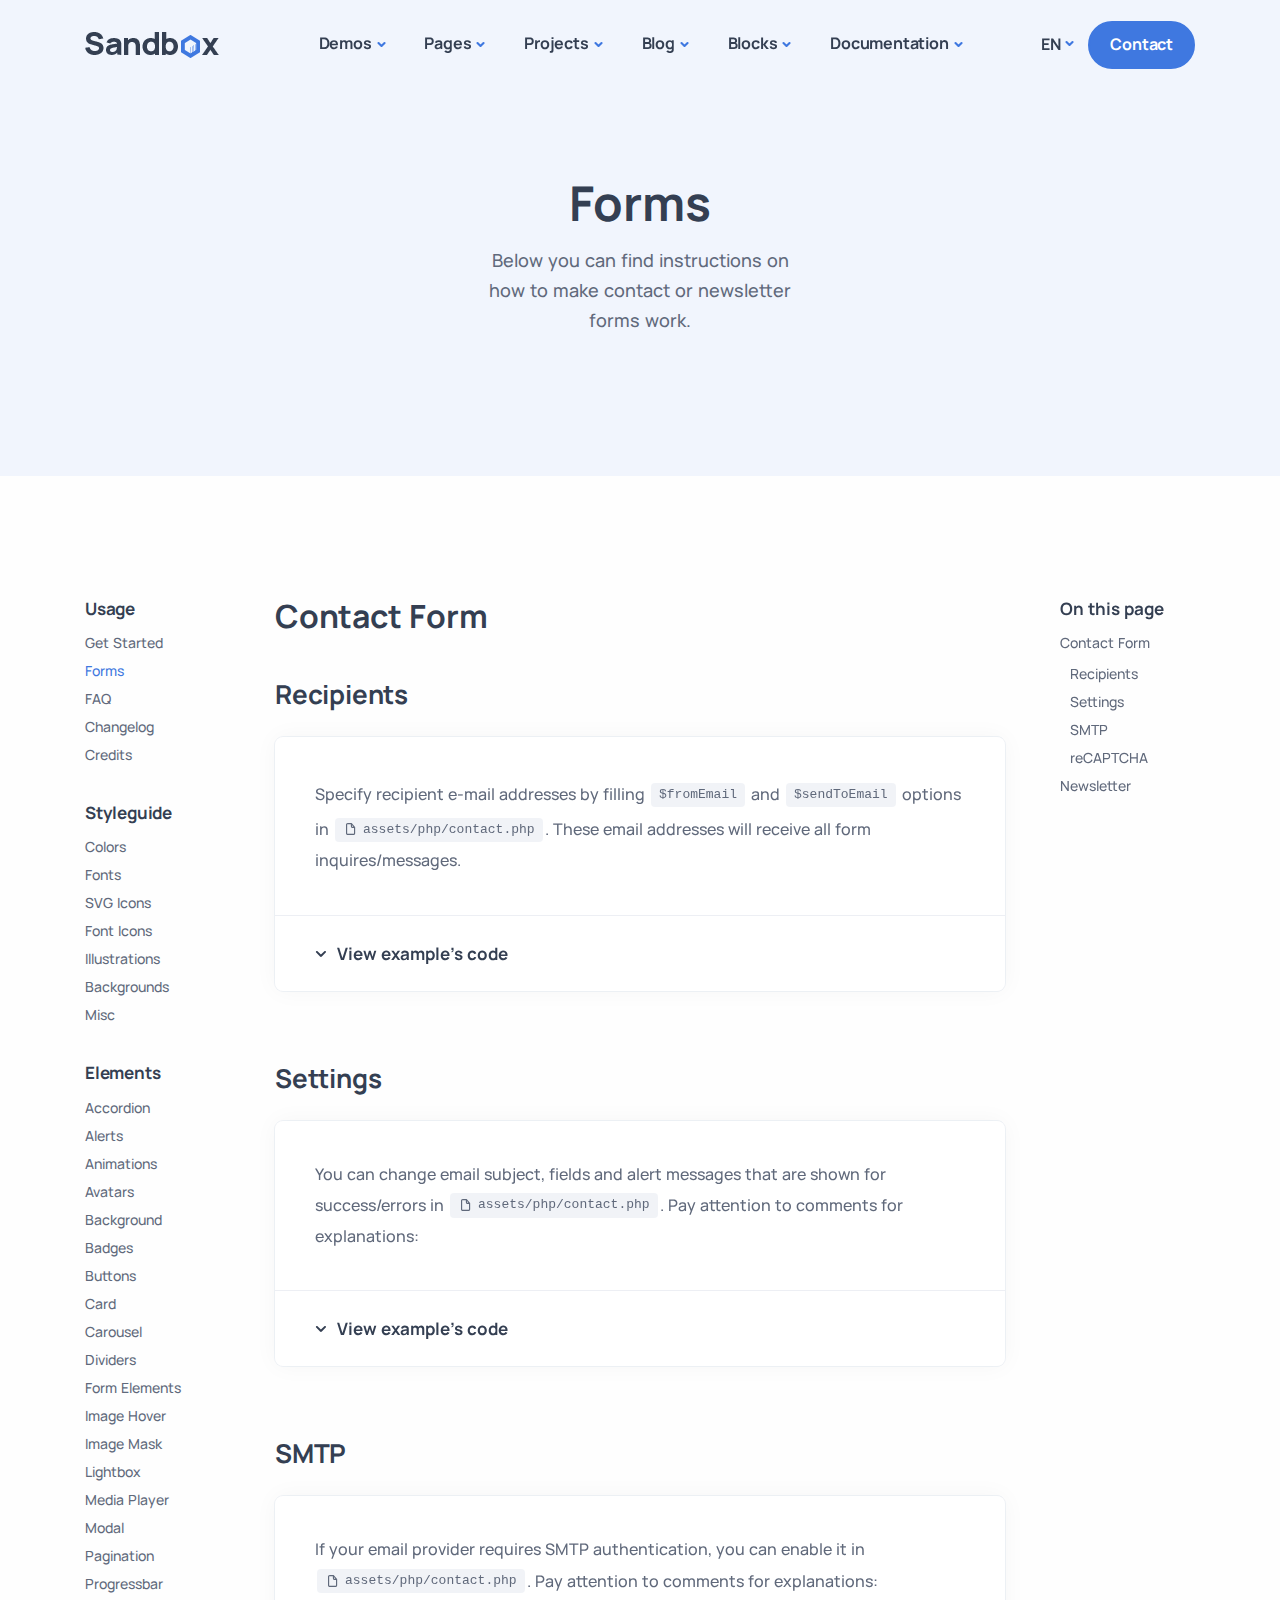
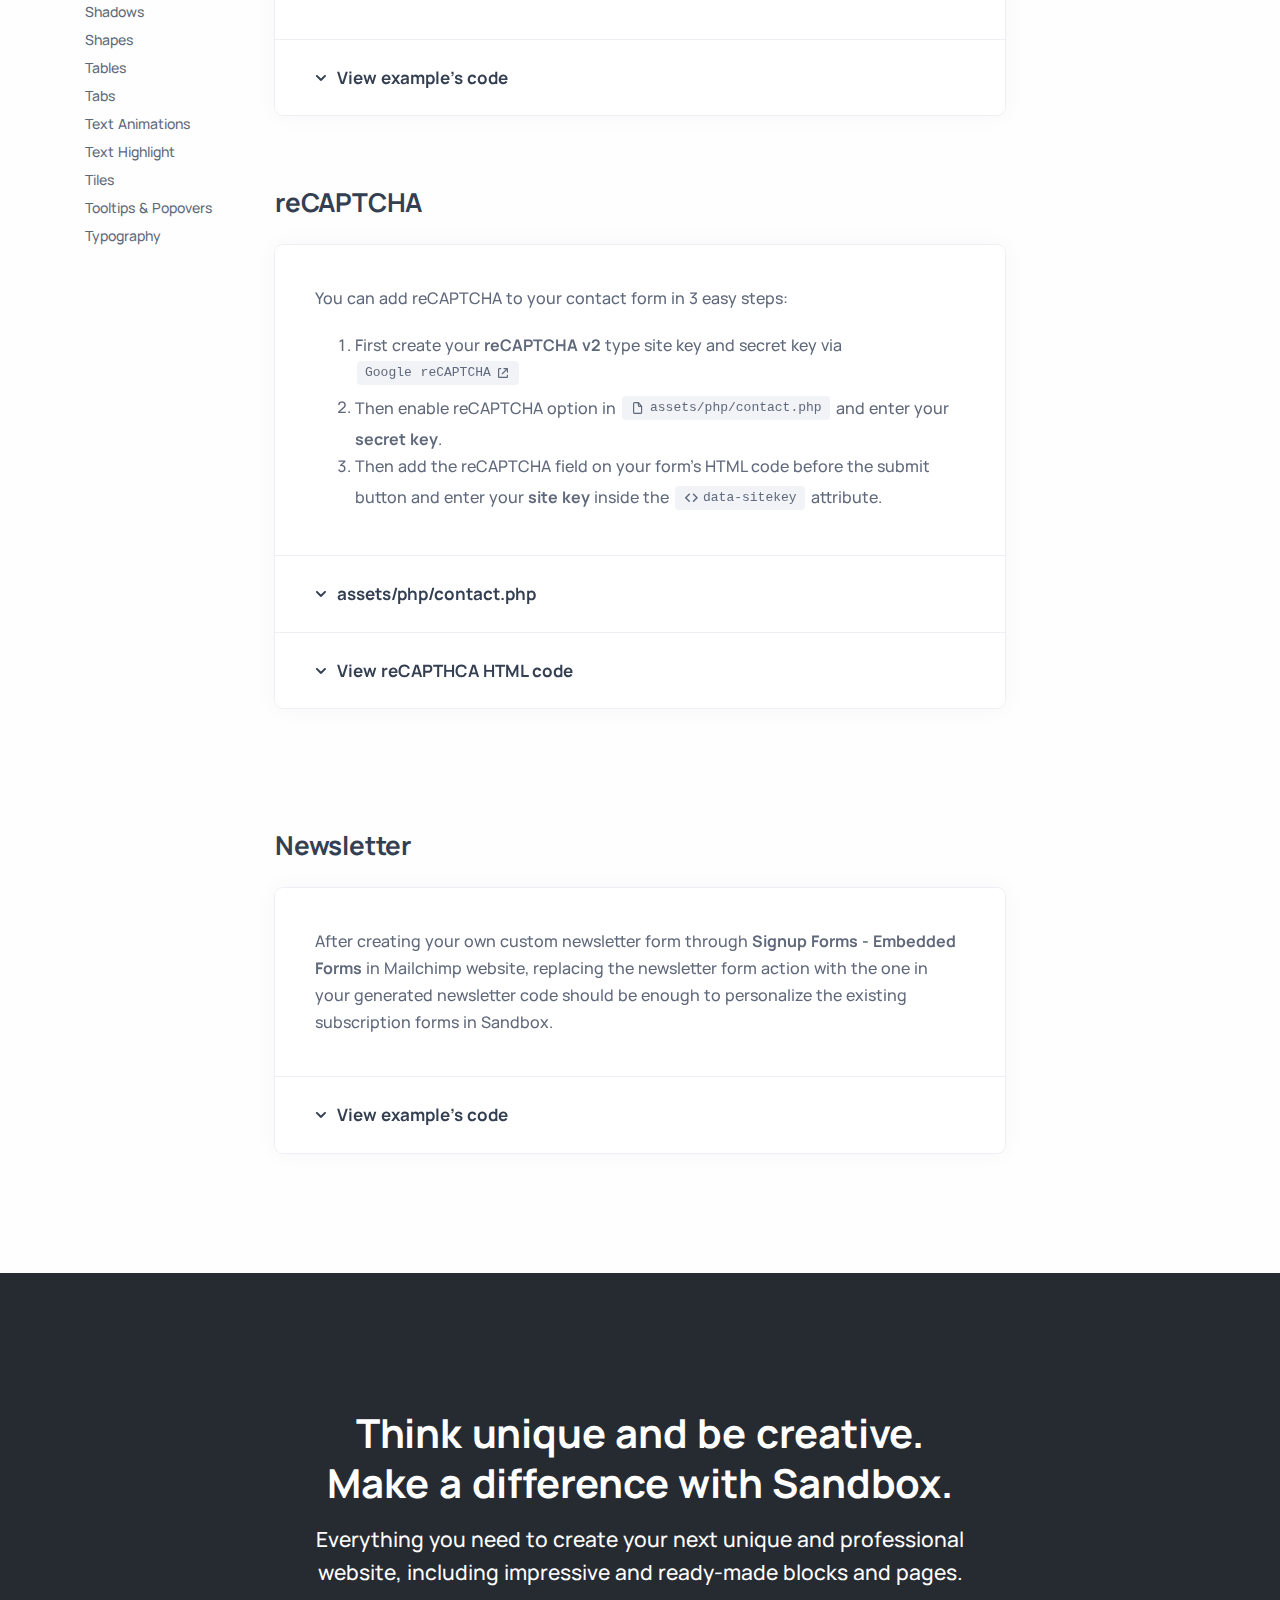
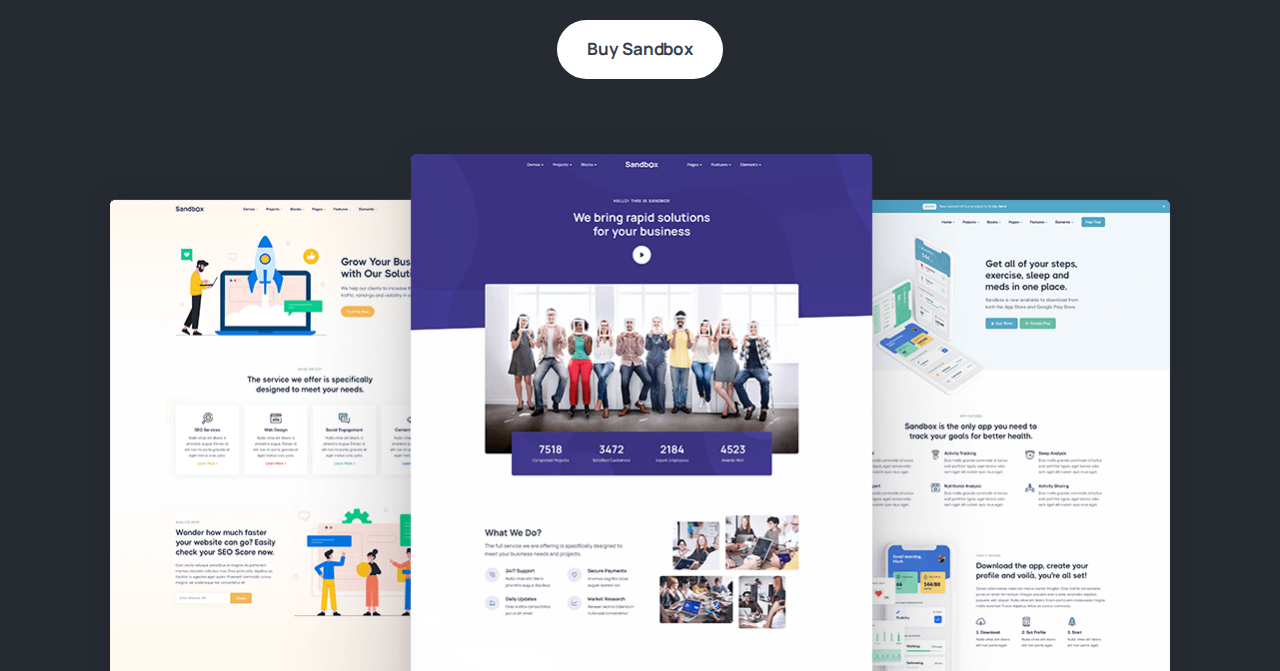
<file: docs/forms.html>
<!DOCTYPE html>
<html lang="en">

<head>
  <meta charset="utf-8">
  <meta name="viewport" content="width=device-width, initial-scale=1.0">
  <meta name="description" content="An impressive and flawless site template that includes various UI elements and countless features, attractive ready-made blocks and rich pages, basically everything you need to create a unique and professional website.">
  <meta name="keywords" content="bootstrap 5, business, corporate, creative, gulp, marketing, minimal, modern, multipurpose, one page, responsive, saas, sass, seo, startup, html5 template, site template">
  <meta name="author" content="elemis">
  <title>Sandbox - Modern & Multipurpose Bootstrap 5 Template</title>
  <link rel="shortcut icon" href="../assets/img/favicon.png">
  <link rel="stylesheet" href="../assets/css/plugins.css">
  <link rel="stylesheet" href="../assets/css/style.css">
</head>

<body data-bs-spy="scroll" data-bs-target="#sidebar-nav">
  <div class="content-wrapper">
    <header class="wrapper bg-soft-primary">
      <nav class="navbar navbar-expand-lg center-nav transparent navbar-light">
        <div class="container flex-lg-row flex-nowrap align-items-center">
          <div class="navbar-brand w-100">
            <a href="../index.html">
              <img src="../assets/img/logo.png" srcset="../assets/img/logo@2x.png 2x" alt="" />
            </a>
          </div>
          <div class="navbar-collapse offcanvas offcanvas-nav offcanvas-start">
            <div class="offcanvas-header d-lg-none">
              <h3 class="text-white fs-30 mb-0">Sandbox</h3>
              <button type="button" class="btn-close btn-close-white" data-bs-dismiss="offcanvas" aria-label="Close"></button>
            </div>
            <div class="offcanvas-body ms-lg-auto d-flex flex-column h-100">
              <ul class="navbar-nav">
                <li class="nav-item dropdown dropdown-mega">
                  <a class="nav-link dropdown-toggle" href="#" data-bs-toggle="dropdown">Demos</a>
                  <ul class="dropdown-menu mega-menu mega-menu-dark mega-menu-img">
                    <li class="mega-menu-content mega-menu-scroll">
                      <ul class="row row-cols-1 row-cols-lg-6 gx-0 gx-lg-4 gy-lg-2 list-unstyled">
                        <li class="col"><a class="dropdown-item" href="../demo1.html">
                            <figure class="rounded lift d-none d-lg-block"><img src="../assets/img/demos/mi1.jpg" srcset="../assets/img/demos/mi1@2x.jpg 2x" alt=""></figure>
                            <span class="d-lg-none">Demo I</span>
                          </a></li>
                        <li class="col"><a class="dropdown-item" href="../demo2.html">
                            <figure class="rounded lift d-none d-lg-block"><img src="../assets/img/demos/mi2.jpg" srcset="../assets/img/demos/mi2@2x.jpg 2x" alt=""></figure>
                            <span class="d-lg-none">Demo II</span>
                          </a></li>
                        <li class="col"><a class="dropdown-item" href="../demo3.html">
                            <figure class="rounded lift d-none d-lg-block"><img src="../assets/img/demos/mi3.jpg" srcset="../assets/img/demos/mi3@2x.jpg 2x" alt=""></figure>
                            <span class="d-lg-none">Demo III</span>
                          </a></li>
                        <li class="col"><a class="dropdown-item" href="../demo4.html">
                            <figure class="rounded lift d-none d-lg-block"><img src="../assets/img/demos/mi4.jpg" srcset="../assets/img/demos/mi4@2x.jpg 2x" alt=""></figure>
                            <span class="d-lg-none">Demo IV</span>
                          </a></li>
                        <li class="col"><a class="dropdown-item" href="../demo5.html">
                            <figure class="rounded lift d-none d-lg-block"><img src="../assets/img/demos/mi5.jpg" srcset="../assets/img/demos/mi5@2x.jpg 2x" alt=""></figure>
                            <span class="d-lg-none">Demo V</span>
                          </a></li>
                        <li class="col"><a class="dropdown-item" href="../demo6.html">
                            <figure class="rounded lift d-none d-lg-block"><img src="../assets/img/demos/mi6.jpg" srcset="../assets/img/demos/mi6@2x.jpg 2x" alt=""></figure>
                            <span class="d-lg-none">Demo VI</span>
                          </a></li>
                        <li class="col"><a class="dropdown-item" href="../demo7.html">
                            <figure class="rounded lift d-none d-lg-block"><img src="../assets/img/demos/mi7.jpg" srcset="../assets/img/demos/mi7@2x.jpg 2x" alt=""></figure>
                            <span class="d-lg-none">Demo VII</span>
                          </a></li>
                        <li class="col"><a class="dropdown-item" href="../demo8.html">
                            <figure class="rounded lift d-none d-lg-block"><img src="../assets/img/demos/mi8.jpg" srcset="../assets/img/demos/mi8@2x.jpg 2x" alt=""></figure>
                            <span class="d-lg-none">Demo VIII</span>
                          </a></li>
                        <li class="col"><a class="dropdown-item" href="../demo9.html">
                            <figure class="rounded lift d-none d-lg-block"><img src="../assets/img/demos/mi9.jpg" srcset="../assets/img/demos/mi9@2x.jpg 2x" alt=""></figure>
                            <span class="d-lg-none">Demo IX</span>
                          </a></li>
                        <li class="col"><a class="dropdown-item" href="../demo10.html">
                            <figure class="rounded lift d-none d-lg-block"><img src="../assets/img/demos/mi10.jpg" srcset="../assets/img/demos/mi10@2x.jpg 2x" alt=""></figure>
                            <span class="d-lg-none">Demo X</span>
                          </a></li>
                        <li class="col"><a class="dropdown-item" href="../demo11.html">
                            <figure class="rounded lift d-none d-lg-block"><img src="../assets/img/demos/mi11.jpg" srcset="../assets/img/demos/mi11@2x.jpg 2x" alt=""></figure>
                            <span class="d-lg-none">Demo XI</span>
                          </a></li>
                        <li class="col"><a class="dropdown-item" href="../demo12.html">
                            <figure class="rounded lift d-none d-lg-block"><img src="../assets/img/demos/mi12.jpg" srcset="../assets/img/demos/mi12@2x.jpg 2x" alt=""></figure>
                            <span class="d-lg-none">Demo XII</span>
                          </a></li>
                        <li class="col"><a class="dropdown-item" href="../demo13.html">
                            <figure class="rounded lift d-none d-lg-block"><img src="../assets/img/demos/mi13.jpg" srcset="../assets/img/demos/mi13@2x.jpg 2x" alt=""></figure>
                            <span class="d-lg-none">Demo XIII</span>
                          </a></li>
                        <li class="col"><a class="dropdown-item" href="../demo14.html">
                            <figure class="rounded lift d-none d-lg-block"><img src="../assets/img/demos/mi14.jpg" srcset="../assets/img/demos/mi14@2x.jpg 2x" alt=""></figure>
                            <span class="d-lg-none">Demo XIV</span>
                          </a></li>
                        <li class="col"><a class="dropdown-item" href="../demo15.html">
                            <figure class="rounded lift d-none d-lg-block"><img src="../assets/img/demos/mi15.jpg" srcset="../assets/img/demos/mi15@2x.jpg 2x" alt=""></figure>
                            <span class="d-lg-none">Demo XV</span>
                          </a></li>
                        <li class="col"><a class="dropdown-item" href="../demo16.html">
                            <figure class="rounded lift d-none d-lg-block"><img src="../assets/img/demos/mi16.jpg" srcset="../assets/img/demos/mi16@2x.jpg 2x" alt=""></figure>
                            <span class="d-lg-none">Demo XVI</span>
                          </a></li>
                        <li class="col"><a class="dropdown-item" href="../demo17.html">
                            <figure class="rounded lift d-none d-lg-block"><img src="../assets/img/demos/mi17.jpg" srcset="../assets/img/demos/mi17@2x.jpg 2x" alt=""></figure>
                            <span class="d-lg-none">Demo XVII</span>
                          </a></li>
                        <li class="col"><a class="dropdown-item" href="../demo18.html">
                            <figure class="rounded lift d-none d-lg-block"><img src="../assets/img/demos/mi18.jpg" srcset="../assets/img/demos/mi18@2x.jpg 2x" alt=""></figure>
                            <span class="d-lg-none">Demo XVIII</span>
                          </a></li>
                        <li class="col"><a class="dropdown-item" href="../demo19.html">
                            <figure class="rounded lift d-none d-lg-block"><img src="../assets/img/demos/mi19.jpg" srcset="../assets/img/demos/mi19@2x.jpg 2x" alt=""></figure>
                            <span class="d-lg-none">Demo XIX</span>
                          </a></li>
                        <li class="col"><a class="dropdown-item" href="../demo20.html">
                            <figure class="rounded lift d-none d-lg-block"><img src="../assets/img/demos/mi20.jpg" srcset="../assets/img/demos/mi20@2x.jpg 2x" alt=""></figure>
                            <span class="d-lg-none">Demo XX</span>
                          </a></li>
                        <li class="col"><a class="dropdown-item" href="../demo21.html">
                            <figure class="rounded lift d-none d-lg-block"><img src="../assets/img/demos/mi21.jpg" srcset="../assets/img/demos/mi21@2x.jpg 2x" alt=""></figure>
                            <span class="d-lg-none">Demo XXI</span>
                          </a></li>
                        <li class="col"><a class="dropdown-item" href="../demo22.html">
                            <figure class="rounded lift d-none d-lg-block"><img src="../assets/img/demos/mi22.jpg" srcset="../assets/img/demos/mi22@2x.jpg 2x" alt=""></figure>
                            <span class="d-lg-none">Demo XXII</span>
                          </a></li>
                        <li class="col"><a class="dropdown-item" href="../demo23.html">
                            <figure class="rounded lift d-none d-lg-block"><img src="../assets/img/demos/mi23.jpg" srcset="../assets/img/demos/mi23@2x.jpg 2x" alt=""></figure>
                            <span class="d-lg-none">Demo XXIII</span>
                          </a></li>
                        <li class="col"><a class="dropdown-item" href="../demo24.html">
                            <figure class="rounded lift d-none d-lg-block"><img src="../assets/img/demos/mi24.jpg" srcset="../assets/img/demos/mi24@2x.jpg 2x" alt=""></figure>
                            <span class="d-lg-none">Demo XXIV</span>
                          </a></li>
                        <li class="col"><a class="dropdown-item" href="../demo25.html">
                            <figure class="rounded lift d-none d-lg-block"><img src="../assets/img/demos/mi25.jpg" srcset="../assets/img/demos/mi25@2x.jpg 2x" alt=""></figure>
                            <span class="d-lg-none">Demo XXV</span>
                          </a></li>
                        <li class="col"><a class="dropdown-item" href="../demo26.html">
                            <figure class="rounded lift d-none d-lg-block"><img src="../assets/img/demos/mi26.jpg" srcset="../assets/img/demos/mi26@2x.jpg 2x" alt=""></figure>
                            <span class="d-lg-none">Demo XXVI</span>
                          </a></li>
                        <li class="col"><a class="dropdown-item" href="../demo27.html">
                            <figure class="rounded lift d-none d-lg-block"><img src="../assets/img/demos/mi27.jpg" srcset="../assets/img/demos/mi27@2x.jpg 2x" alt=""></figure>
                            <span class="d-lg-none">Demo XXVII</span>
                          </a></li>
                      </ul>
                      <!--/.row -->
                      <span class="d-none d-lg-flex"><i class="uil uil-direction"></i><strong>Scroll to view more</strong></span>
                    </li>
                    <!--/.mega-menu-content-->
                  </ul>
                  <!--/.dropdown-menu -->
                </li>
                <li class="nav-item dropdown">
                  <a class="nav-link dropdown-toggle" href="#" data-bs-toggle="dropdown">Pages</a>
                  <ul class="dropdown-menu">
                    <li class="dropdown dropdown-submenu dropend"><a class="dropdown-item dropdown-toggle" href="#" data-bs-toggle="dropdown">Services</a>
                      <ul class="dropdown-menu">
                        <li class="nav-item"><a class="dropdown-item" href="../services.html">Services I</a></li>
                        <li class="nav-item"><a class="dropdown-item" href="../services2.html">Services II</a></li>
                      </ul>
                    </li>
                    <li class="dropdown dropdown-submenu dropend"><a class="dropdown-item dropdown-toggle" href="#" data-bs-toggle="dropdown">About</a>
                      <ul class="dropdown-menu">
                        <li class="nav-item"><a class="dropdown-item" href="../about.html">About I</a></li>
                        <li class="nav-item"><a class="dropdown-item" href="../about2.html">About II</a></li>
                      </ul>
                    </li>
                    <li class="dropdown dropdown-submenu dropend"><a class="dropdown-item dropdown-toggle" href="#" data-bs-toggle="dropdown">Shop</a>
                      <ul class="dropdown-menu">
                        <li class="nav-item"><a class="dropdown-item" href="../shop.html">Shop I</a></li>
                        <li class="nav-item"><a class="dropdown-item" href="../shop2.html">Shop II</a></li>
                        <li class="nav-item"><a class="dropdown-item" href="../shop-product.html">Product Page</a></li>
                        <li class="nav-item"><a class="dropdown-item" href="../shop-cart.html">Shopping Cart</a></li>
                        <li class="nav-item"><a class="dropdown-item" href="../shop-checkout.html">Checkout</a></li>
                      </ul>
                    </li>
                    <li class="dropdown dropdown-submenu dropend"><a class="dropdown-item dropdown-toggle" href="#" data-bs-toggle="dropdown">Contact</a>
                      <ul class="dropdown-menu">
                        <li class="nav-item"><a class="dropdown-item" href="../contact.html">Contact I</a></li>
                        <li class="nav-item"><a class="dropdown-item" href="../contact2.html">Contact II</a></li>
                        <li class="nav-item"><a class="dropdown-item" href="../contact3.html">Contact III</a></li>
                      </ul>
                    </li>
                    <li class="dropdown dropdown-submenu dropend"><a class="dropdown-item dropdown-toggle" href="#" data-bs-toggle="dropdown">Career</a>
                      <ul class="dropdown-menu">
                        <li class="nav-item"><a class="dropdown-item" href="../career.html">Job Listing I</a></li>
                        <li class="nav-item"><a class="dropdown-item" href="../career2.html">Job Listing II</a></li>
                        <li class="nav-item"><a class="dropdown-item" href="../career-job.html">Job Description</a></li>
                      </ul>
                    </li>
                    <li class="dropdown dropdown-submenu dropend"><a class="dropdown-item dropdown-toggle" href="#" data-bs-toggle="dropdown">Utility</a>
                      <ul class="dropdown-menu">
                        <li class="nav-item"><a class="dropdown-item" href="../404.html">404 Not Found</a></li>
                        <li class="nav-item"><a class="dropdown-item" href="../page-loader.html">Page Loader</a></li>
                        <li class="nav-item"><a class="dropdown-item" href="../signin.html">Sign In I</a></li>
                        <li class="nav-item"><a class="dropdown-item" href="../signin2.html">Sign In II</a></li>
                        <li class="nav-item"><a class="dropdown-item" href="../signup.html">Sign Up I</a></li>
                        <li class="nav-item"><a class="dropdown-item" href="../signup2.html">Sign Up II</a></li>
                        <li class="nav-item"><a class="dropdown-item" href="../terms.html">Terms</a></li>
                      </ul>
                    </li>
                    <li class="nav-item"><a class="dropdown-item" href="../pricing.html">Pricing</a></li>
                    <li class="nav-item"><a class="dropdown-item" href="../onepage.html">One Page</a></li>
                  </ul>
                </li>
                <li class="nav-item dropdown">
                  <a class="nav-link dropdown-toggle" href="#" data-bs-toggle="dropdown">Projects</a>
                  <div class="dropdown-menu dropdown-lg">
                    <div class="dropdown-lg-content">
                      <div>
                        <h6 class="dropdown-header">Project Pages</h6>
                        <ul class="list-unstyled">
                          <li><a class="dropdown-item" href="../projects.html">Projects I</a></li>
                          <li><a class="dropdown-item" href="../projects2.html">Projects II</a></li>
                          <li><a class="dropdown-item" href="../projects3.html">Projects III</a></li>
                          <li><a class="dropdown-item" href="../projects4.html">Projects IV</a></li>
                        </ul>
                      </div>
                      <!-- /.column -->
                      <div>
                        <h6 class="dropdown-header">Single Projects</h6>
                        <ul class="list-unstyled">
                          <li><a class="dropdown-item" href="../single-project.html">Single Project I</a></li>
                          <li><a class="dropdown-item" href="../single-project2.html">Single Project II</a></li>
                          <li><a class="dropdown-item" href="../single-project3.html">Single Project III</a></li>
                          <li><a class="dropdown-item" href="../single-project4.html">Single Project IV</a></li>
                        </ul>
                      </div>
                      <!-- /.column -->
                    </div>
                    <!-- /auto-column -->
                  </div>
                </li>
                <li class="nav-item dropdown">
                  <a class="nav-link dropdown-toggle" href="#" data-bs-toggle="dropdown">Blog</a>
                  <ul class="dropdown-menu">
                    <li class="nav-item"><a class="dropdown-item" href="../blog.html">Blog without Sidebar</a></li>
                    <li class="nav-item"><a class="dropdown-item" href="../blog2.html">Blog with Sidebar</a></li>
                    <li class="nav-item"><a class="dropdown-item" href="../blog3.html">Blog with Left Sidebar</a></li>
                    <li class="dropdown dropdown-submenu dropend"><a class="dropdown-item dropdown-toggle" href="#" data-bs-toggle="dropdown">Blog Posts</a>
                      <ul class="dropdown-menu">
                        <li class="nav-item"><a class="dropdown-item" href="../blog-post.html">Post without Sidebar</a></li>
                        <li class="nav-item"><a class="dropdown-item" href="../blog-post2.html">Post with Sidebar</a></li>
                        <li class="nav-item"><a class="dropdown-item" href="../blog-post3.html">Post with Left Sidebar</a></li>
                      </ul>
                    </li>
                  </ul>
                </li>
                <li class="nav-item dropdown dropdown-mega">
                  <a class="nav-link dropdown-toggle" href="#" data-bs-toggle="dropdown">Blocks</a>
                  <ul class="dropdown-menu mega-menu mega-menu-dark mega-menu-img">
                    <li class="mega-menu-content">
                      <ul class="row row-cols-1 row-cols-lg-6 gx-0 gx-lg-6 gy-lg-4 list-unstyled">
                        <li class="col"><a class="dropdown-item" href="../docs/blocks/about.html">
                            <div class="rounded img-svg d-none d-lg-block p-4 mb-lg-2"><img class="rounded-0" src="../assets/img/demos/block1.svg" alt=""></div>
                            <span>About</span>
                          </a>
                        </li>
                        <li class="col"><a class="dropdown-item" href="../docs/blocks/blog.html">
                            <div class="rounded img-svg d-none d-lg-block p-4 mb-lg-2"><img class="rounded-0" src="../assets/img/demos/block2.svg" alt=""></div>
                            <span>Blog</span>
                          </a>
                        </li>
                        <li class="col"><a class="dropdown-item" href="../docs/blocks/call-to-action.html">
                            <div class="rounded img-svg d-none d-lg-block p-4 mb-lg-2"><img class="rounded-0" src="../assets/img/demos/block3.svg" alt=""></div>
                            <span>Call to Action</span>
                          </a>
                        </li>
                        <li class="col"><a class="dropdown-item" href="../docs/blocks/clients.html">
                            <div class="rounded img-svg d-none d-lg-block p-4 mb-lg-2"><img class="rounded-0" src="../assets/img/demos/block4.svg" alt=""></div>
                            <span>Clients</span>
                          </a>
                        </li>
                        <li class="col"><a class="dropdown-item" href="../docs/blocks/contact.html">
                            <div class="rounded img-svg d-none d-lg-block p-4 mb-lg-2"><img class="rounded-0" src="../assets/img/demos/block5.svg" alt=""></div>
                            <span>Contact</span>
                          </a>
                        </li>
                        <li class="col"><a class="dropdown-item" href="../docs/blocks/facts.html">
                            <div class="rounded img-svg d-none d-lg-block p-4 mb-lg-2"><img class="rounded-0" src="../assets/img/demos/block6.svg" alt=""></div>
                            <span>Facts</span>
                          </a>
                        </li>
                        <li class="col"><a class="dropdown-item" href="../docs/blocks/faq.html">
                            <div class="rounded img-svg d-none d-lg-block p-4 mb-lg-2"><img class="rounded-0" src="../assets/img/demos/block7.svg" alt=""></div>
                            <span>FAQ</span>
                          </a>
                        </li>
                        <li class="col"><a class="dropdown-item" href="../docs/blocks/features.html">
                            <div class="rounded img-svg d-none d-lg-block p-4 mb-lg-2"><img class="rounded-0" src="../assets/img/demos/block8.svg" alt=""></div>
                            <span>Features</span>
                          </a>
                        </li>
                        <li class="col"><a class="dropdown-item" href="../docs/blocks/footer.html">
                            <div class="rounded img-svg d-none d-lg-block p-4 mb-lg-2"><img class="rounded-0" src="../assets/img/demos/block9.svg" alt=""></div>
                            <span>Footer</span>
                          </a>
                        </li>
                        <li class="col"><a class="dropdown-item" href="../docs/blocks/hero.html">
                            <div class="rounded img-svg d-none d-lg-block p-4 mb-lg-2"><img class="rounded-0" src="../assets/img/demos/block10.svg" alt=""></div>
                            <span>Hero</span>
                          </a>
                        </li>
                        <li class="col"><a class="dropdown-item" href="../docs/blocks/misc.html">
                            <div class="rounded img-svg d-none d-lg-block p-4 mb-lg-2"><img class="rounded-0" src="../assets/img/demos/block17.svg" alt=""></div>
                            <span>Misc</span>
                          </a>
                        </li>
                        <li class="col"><a class="dropdown-item" href="../docs/blocks/navbar.html">
                            <div class="rounded img-svg d-none d-lg-block p-4 mb-lg-2"><img class="rounded-0" src="../assets/img/demos/block11.svg" alt=""></div>
                            <span>Navbar</span>
                          </a>
                        </li>
                        <li class="col"><a class="dropdown-item" href="../docs/blocks/portfolio.html">
                            <div class="rounded img-svg d-none d-lg-block p-4 mb-lg-2"><img class="rounded-0" src="../assets/img/demos/block12.svg" alt=""></div>
                            <span>Portfolio</span>
                          </a>
                        </li>
                        <li class="col"><a class="dropdown-item" href="../docs/blocks/pricing.html">
                            <div class="rounded img-svg d-none d-lg-block p-4 mb-lg-2"><img class="rounded-0" src="../assets/img/demos/block13.svg" alt=""></div>
                            <span>Pricing</span>
                          </a>
                        </li>
                        <li class="col"><a class="dropdown-item" href="../docs/blocks/process.html">
                            <div class="rounded img-svg d-none d-lg-block p-4 mb-lg-2"><img class="rounded-0" src="../assets/img/demos/block14.svg" alt=""></div>
                            <span>Process</span>
                          </a>
                        </li>
                        <li class="col"><a class="dropdown-item" href="../docs/blocks/team.html">
                            <div class="rounded img-svg d-none d-lg-block p-4 mb-lg-2"><img class="rounded-0" src="../assets/img/demos/block15.svg" alt=""></div>
                            <span>Team</span>
                          </a>
                        </li>
                        <li class="col"><a class="dropdown-item" href="../docs/blocks/testimonials.html">
                            <div class="rounded img-svg d-none d-lg-block p-4 mb-lg-2"><img class="rounded-0" src="../assets/img/demos/block16.svg" alt=""></div>
                            <span>Testimonials</span>
                          </a>
                        </li>
                      </ul>
                      <!--/.row -->
                    </li>
                    <!--/.mega-menu-content-->
                  </ul>
                  <!--/.dropdown-menu -->
                </li>
                <li class="nav-item dropdown dropdown-mega">
                  <a class="nav-link dropdown-toggle" href="#" data-bs-toggle="dropdown">Documentation</a>
                  <ul class="dropdown-menu mega-menu">
                    <li class="mega-menu-content">
                      <div class="row gx-0 gx-lg-3">
                        <div class="col-lg-4">
                          <h6 class="dropdown-header">Usage</h6>
                          <ul class="list-unstyled cc-2 pb-lg-1">
                            <li><a class="dropdown-item" href="../docs/index.html">Get Started</a></li>
                            <li><a class="dropdown-item" href="../docs/forms.html">Forms</a></li>
                            <li><a class="dropdown-item" href="../docs/faq.html">FAQ</a></li>
                            <li><a class="dropdown-item" href="../docs/changelog.html">Changelog</a></li>
                            <li><a class="dropdown-item" href="../docs/credits.html">Credits</a></li>
                          </ul>
                          <h6 class="dropdown-header mt-lg-6">Styleguide</h6>
                          <ul class="list-unstyled cc-2">
                            <li><a class="dropdown-item" href="../docs/styleguide/colors.html">Colors</a></li>
                            <li><a class="dropdown-item" href="../docs/styleguide/fonts.html">Fonts</a></li>
                            <li><a class="dropdown-item" href="../docs/styleguide/icons-svg.html">SVG Icons</a></li>
                            <li><a class="dropdown-item" href="../docs/styleguide/icons-font.html">Font Icons</a></li>
                            <li><a class="dropdown-item" href="../docs/styleguide/illustrations.html">Illustrations</a></li>
                            <li><a class="dropdown-item" href="../docs/styleguide/backgrounds.html">Backgrounds</a></li>
                            <li><a class="dropdown-item" href="../docs/styleguide/misc.html">Misc</a></li>
                          </ul>
                        </div>
                        <!--/column -->
                        <div class="col-lg-8">
                          <h6 class="dropdown-header">Elements</h6>
                          <ul class="list-unstyled cc-3">
                            <li><a class="dropdown-item" href="../docs/elements/accordion.html">Accordion</a></li>
                            <li><a class="dropdown-item" href="../docs/elements/alerts.html">Alerts</a></li>
                            <li><a class="dropdown-item" href="../docs/elements/animations.html">Animations</a></li>
                            <li><a class="dropdown-item" href="../docs/elements/avatars.html">Avatars</a></li>
                            <li><a class="dropdown-item" href="../docs/elements/background.html">Background</a></li>
                            <li><a class="dropdown-item" href="../docs/elements/badges.html">Badges</a></li>
                            <li><a class="dropdown-item" href="../docs/elements/buttons.html">Buttons</a></li>
                            <li><a class="dropdown-item" href="../docs/elements/card.html">Card</a></li>
                            <li><a class="dropdown-item" href="../docs/elements/carousel.html">Carousel</a></li>
                            <li><a class="dropdown-item" href="../docs/elements/dividers.html">Dividers</a></li>
                            <li><a class="dropdown-item" href="../docs/elements/form-elements.html">Form Elements</a></li>
                            <li><a class="dropdown-item" href="../docs/elements/image-hover.html">Image Hover</a></li>
                            <li><a class="dropdown-item" href="../docs/elements/image-mask.html">Image Mask</a></li>
                            <li><a class="dropdown-item" href="../docs/elements/lightbox.html">Lightbox</a></li>
                            <li><a class="dropdown-item" href="../docs/elements/player.html">Media Player</a></li>
                            <li><a class="dropdown-item" href="../docs/elements/modal.html">Modal</a></li>
                            <li><a class="dropdown-item" href="../docs/elements/pagination.html">Pagination</a></li>
                            <li><a class="dropdown-item" href="../docs/elements/progressbar.html">Progressbar</a></li>
                            <li><a class="dropdown-item" href="../docs/elements/shadows.html">Shadows</a></li>
                            <li><a class="dropdown-item" href="../docs/elements/shapes.html">Shapes</a></li>
                            <li><a class="dropdown-item" href="../docs/elements/tables.html">Tables</a></li>
                            <li><a class="dropdown-item" href="../docs/elements/tabs.html">Tabs</a></li>
                            <li><a class="dropdown-item" href="../docs/elements/text-animations.html">Text Animations</a></li>
                            <li><a class="dropdown-item" href="../docs/elements/text-highlight.html">Text Highlight</a></li>
                            <li><a class="dropdown-item" href="../docs/elements/tiles.html">Tiles</a></li>
                            <li><a class="dropdown-item" href="../docs/elements/tooltips-popovers.html">Tooltips & Popovers</a></li>
                            <li><a class="dropdown-item" href="../docs/elements/typography.html">Typography</a></li>
                          </ul>
                        </div>
                        <!--/column -->
                      </div>
                      <!--/.row -->
                    </li>
                    <!--/.mega-menu-content-->
                  </ul>
                  <!--/.dropdown-menu -->
                </li>
              </ul>
              <!-- /.navbar-nav -->
              <div class="offcanvas-footer d-lg-none">
                <div>
                  <a href="mailto:first.last@email.com" class="link-inverse">info@email.com</a>
                  <br /> 00 (123) 456 78 90 <br />
                  <nav class="nav social social-white mt-4">
                    <a href="#"><i class="uil uil-twitter"></i></a>
                    <a href="#"><i class="uil uil-facebook-f"></i></a>
                    <a href="#"><i class="uil uil-dribbble"></i></a>
                    <a href="#"><i class="uil uil-instagram"></i></a>
                    <a href="#"><i class="uil uil-youtube"></i></a>
                  </nav>
                  <!-- /.social -->
                </div>
              </div>
              <!-- /.offcanvas-footer -->
            </div>
            <!-- /.offcanvas-body -->
          </div>
          <!-- /.navbar-collapse -->
          <div class="navbar-other w-100 d-flex ms-auto">
            <ul class="navbar-nav flex-row align-items-center ms-auto">
              <li class="nav-item dropdown language-select text-uppercase">
                <a class="nav-link dropdown-item dropdown-toggle" href="#" role="button" data-bs-toggle="dropdown" aria-haspopup="true" aria-expanded="false">En</a>
                <ul class="dropdown-menu">
                  <li class="nav-item"><a class="dropdown-item" href="#">En</a></li>
                  <li class="nav-item"><a class="dropdown-item" href="#">De</a></li>
                  <li class="nav-item"><a class="dropdown-item" href="#">Es</a></li>
                </ul>
              </li>
              <li class="nav-item d-none d-md-block">
                <a href="../contact.html" class="btn btn-sm btn-primary rounded-pill">Contact</a>
              </li>
              <li class="nav-item d-lg-none">
                <button class="hamburger offcanvas-nav-btn"><span></span></button>
              </li>
            </ul>
            <!-- /.navbar-nav -->
          </div>
          <!-- /.navbar-other -->
        </div>
        <!-- /.container -->
      </nav>
      <!-- /.navbar -->
    </header>
    <!-- /header -->
    <section class="wrapper bg-soft-primary">
      <div class="container pt-10 pb-12 pt-md-14 pb-md-16 text-center">
        <div class="row">
          <div class="col-md-9 col-lg-7 col-xl-5 mx-auto">
            <h1 class="display-1 mb-3">Forms</h1>
            <p class="lead px-xl-11">Below you can find instructions on how to make contact or newsletter forms work.</p>
          </div>
          <!-- /column -->
        </div>
        <!-- /.row -->
      </div>
      <!-- /.container -->
    </section>
    <!-- /section -->
    <div class="container">
      <div class="row">
        <aside class="col-xl-2 sidebar doc-sidebar mt-md-0 py-16 d-none d-xl-block">
          <div class="widget pb-3">
            <h6 class="widget-title fs-17 mb-2">Usage</h6>
            <nav id="collapse-usage">
              <ul class="list-unstyled fs-sm lh-sm text-reset">
                <li><a href="../docs/index.html">Get Started</a></li>
                <li><a href="../docs/forms.html" class="active">Forms</a></li>
                <li><a href="../docs/faq.html">FAQ</a></li>
                <li><a href="../docs/changelog.html">Changelog</a></li>
                <li><a href="../docs/credits.html">Credits</a></li>
              </ul>
            </nav>
            <!-- /nav -->
          </div>
          <!-- /.widget -->
          <div class="widget pb-3">
            <h6 class="widget-title fs-17 mb-2">Styleguide</h6>
            <nav id="collapse-style">
              <ul class="list-unstyled fs-sm lh-sm text-reset">
                <li><a href="../docs/styleguide/colors.html">Colors</a></li>
                <li><a href="../docs/styleguide/fonts.html">Fonts</a></li>
                <li><a href="../docs/styleguide/icons-svg.html">SVG Icons</a></li>
                <li><a href="../docs/styleguide/icons-font.html">Font Icons</a></li>
                <li><a href="../docs/styleguide/illustrations.html">Illustrations</a></li>
                <li><a href="../docs/styleguide/backgrounds.html">Backgrounds</a></li>
                <li><a href="../docs/styleguide/misc.html">Misc</a></li>
              </ul>
            </nav>
            <!-- /nav -->
          </div>
          <!-- /.widget -->
          <div class="widget pb-3">
            <h6 class="widget-title fs-17 mb-2">Elements</h6>
            <nav id="collapse-elements">
              <ul class="list-unstyled fs-sm lh-sm text-reset">
                <li><a href="../docs/elements/accordion.html">Accordion</a></li>
                <li><a href="../docs/elements/alerts.html">Alerts</a></li>
                <li><a href="../docs/elements/animations.html">Animations</a></li>
                <li><a href="../docs/elements/avatars.html">Avatars</a></li>
                <li><a href="../docs/elements/background.html">Background</a></li>
                <li><a href="../docs/elements/badges.html">Badges</a></li>
                <li><a href="../docs/elements/buttons.html">Buttons</a></li>
                <li><a href="../docs/elements/card.html">Card</a></li>
                <li><a href="../docs/elements/carousel.html">Carousel</a></li>
                <li><a href="../docs/elements/dividers.html">Dividers</a></li>
                <li><a href="../docs/elements/form-elements.html">Form Elements</a></li>
                <li><a href="../docs/elements/image-hover.html">Image Hover</a></li>
                <li><a href="../docs/elements/image-mask.html">Image Mask</a></li>
                <li><a href="../docs/elements/lightbox.html">Lightbox</a></li>
                <li><a href="../docs/elements/player.html">Media Player</a></li>
                <li><a href="../docs/elements/modal.html">Modal</a></li>
                <li><a href="../docs/elements/pagination.html">Pagination</a></li>
                <li><a href="../docs/elements/progressbar.html">Progressbar</a></li>
                <li><a href="../docs/elements/shadows.html">Shadows</a></li>
                <li><a href="../docs/elements/shapes.html">Shapes</a></li>
                <li><a href="../docs/elements/tables.html">Tables</a></li>
                <li><a href="../docs/elements/tabs.html">Tabs</a></li>
                <li><a href="../docs/elements/text-animations.html">Text Animations</a></li>
                <li><a href="../docs/elements/text-highlight.html">Text Highlight</a></li>
                <li><a href="../docs/elements/tiles.html">Tiles</a></li>
                <li><a href="../docs/elements/tooltips-popovers.html">Tooltips & Popovers</a></li>
                <li><a href="../docs/elements/typography.html">Typography</a></li>
              </ul>
            </nav>
            <!-- /nav -->
          </div>
          <!-- /.widget -->
        </aside>
        <!-- /column -->
        <aside class="col-xl-2 order-xl-3 sidebar sticky-sidebar mt-md-0 py-16 d-none d-xl-block">
          <div class="widget">
            <h6 class="widget-title fs-17 mb-2 ps-xl-5">On this page</h6>
            <nav class="ps-xl-5" id="sidebar-nav">
              <ul class="list-unstyled fs-sm lh-sm text-reset">
                <li><a class="nav-link scroll" href="#snippet-1">Contact Form</a>
                  <ul class="list-unstyled pt-2 ps-2 fs-sm lh-sm text-reset">
                    <li><a class="nav-link scroll" href="#snippet-1-1">Recipients</a></li>
                    <li><a class="nav-link scroll" href="#snippet-1-2">Settings</a></li>
                    <li><a class="nav-link scroll" href="#snippet-1-3">SMTP</a></li>
                    <li><a class="nav-link scroll" href="#snippet-1-4">reCAPTCHA</a></li>
                  </ul>
                </li>
                <li><a class="nav-link scroll" href="#snippet-2">Newsletter</a></li>
              </ul>
            </nav>
            <!-- /nav -->
          </div>
          <!-- /.widget -->
        </aside>
        <!-- /column -->
        <div class="col-xl-8 order-xl-2">
          <section id="snippet-1" class="wrapper pt-16">
            <h2 class="display-5 mb-8">Contact Form</h2>
            <h2 class="mb-5 mt-n15 pt-15 zindex-n" id="snippet-1-1">Recipients</h2>
            <div class="card mb-12">
              <div class="card-body">
                <p class="mb-0">Specify recipient e-mail addresses by filling <mark class="doc">$fromEmail</mark> and <mark class="doc">$sendToEmail</mark> options in <code class="file">assets/php/contact.php</code>. These email addresses will receive all form inquires/messages.</p>
              </div>
              <!--/.card-body -->
              <div class="card-footer position-relative">
                <a class="collapse-link collapsed stretched-link" data-bs-toggle="collapse" href="#collapse-1-1">View example's code</a>
              </div>
              <!--/.card-footer -->
              <div id="collapse-1-1" class="card-footer bg-dark p-0 accordion-collapse collapse">
                <div class="code-wrapper">
                  <div class="code-wrapper-inner">
                    <pre class="language-php"><code>// Recipients
$fromEmail = &apos;from@example.com&apos;; // Email address that will be in the from field of the message.
$fromName = &apos;From Name&apos;; // Name that will be in the from field of the message.
$sendToEmail = &apos;to@example.com&apos;; // Email address that will receive the message with the output of the form
$sendToName = &apos;To Name&apos;; // Name that will receive the message with the output of the form</code></pre>
                  </div>
                  <!--/.code-wrapper-inner -->
                </div>
                <!--/.code-wrapper -->
              </div>
              <!--/.card-footer -->
            </div>
            <!--/.card -->
            <h2 class="mb-5 mt-n15 pt-15 zindex-n" id="snippet-1-2">Settings</h2>
            <div class="card mb-12">
              <div class="card-body">
                <p class="mb-0">You can change email subject, fields and alert messages that are shown for success/errors in <code class="file">assets/php/contact.php</code>. Pay attention to comments for explanations:</p>
              </div>
              <!--/.card-body -->
              <div class="card-footer position-relative">
                <a class="collapse-link collapsed stretched-link" data-bs-toggle="collapse" href="#collapse-1-2">View example's code</a>
              </div>
              <!--/.card-footer -->
              <div id="collapse-1-2" class="card-footer bg-dark p-0 accordion-collapse collapse">
                <div class="code-wrapper">
                  <div class="code-wrapper-inner">
                    <pre class="language-php"><code>// Subject
$subject = &apos;Message from Sandbox contact form&apos;;

// Fields - Value of attribute name =&gt; Text to appear in the email
$fields = array(&apos;name&apos; =&gt; &apos;Name&apos;, &apos;surname&apos; =&gt; &apos;Surname&apos;, &apos;phone&apos; =&gt; &apos;Phone&apos;, &apos;email&apos; =&gt; &apos;Email&apos;, &apos;message&apos; =&gt; &apos;Message&apos;, &apos;department&apos; =&gt; &apos;Department&apos;);

// Success and error alerts
$okMessage = &apos;We have received your inquiry. Stay tuned, we&rsquo;ll get back to you very soon.&apos;;
$errorMessage = &apos;There was an error while submitting the form. Please try again later&apos;;</code></pre>
                  </div>
                  <!--/.code-wrapper-inner -->
                </div>
                <!--/.code-wrapper -->
              </div>
              <!--/.card-footer -->
            </div>
            <!--/.card -->
            <h2 class="mb-5 mt-n15 pt-15 zindex-n" id="snippet-1-3">SMTP</h2>
            <div class="card mb-12">
              <div class="card-body">
                <p class="mb-0">If your email provider requires SMTP authentication, you can enable it in <code class="file">assets/php/contact.php</code>. Pay attention to comments for explanations:</p>
              </div>
              <!--/.card-body -->
              <div class="card-footer position-relative">
                <a class="collapse-link collapsed stretched-link" data-bs-toggle="collapse" href="#collapse-1-3">View example's code</a>
              </div>
              <!--/.card-footer -->
              <div id="collapse-1-3" class="card-footer bg-dark p-0 accordion-collapse collapse">
                <div class="code-wrapper">
                  <div class="code-wrapper-inner">
                    <pre class="language-php"><code>// SMTP settings
$smtpUse = false; // Set to true to enable SMTP authentication
$smtpHost = &apos;&apos;; // Enter SMTP host ie. smtp.gmail.com
$smtpUsername = &apos;&apos;; // SMTP username ie. gmail address
$smtpPassword = &apos;&apos;; // SMTP password ie gmail password
$smtpSecure = &apos;tls&apos;; // Enable TLS or SSL encryption
$smtpAutoTLS = false; // Enable Auto TLS
$smtpPort = 587; // TCP port to connect to</code></pre>
                  </div>
                  <!--/.code-wrapper-inner -->
                </div>
                <!--/.code-wrapper -->
              </div>
              <!--/.card-footer -->
            </div>
            <!--/.card -->
            <h2 class="mb-5 mt-n15 pt-15 zindex-n" id="snippet-1-4">reCAPTCHA</h2>
            <div class="card">
              <div class="card-body">
                <p>You can add reCAPTCHA to your contact form in 3 easy steps:</p>
                <ol class="mb-0">
                  <li>First create your <strong>reCAPTCHA v2</strong> type site key and secret key via <a href="https://www.google.com/recaptcha/admin" class="external mt-n1" target="_blank">Google reCAPTCHA</a></li>
                  <li>Then enable reCAPTCHA option in <code class="file">assets/php/contact.php</code> and enter your <strong>secret key</strong>.</li>
                  <li>Then add the reCAPTCHA field on your form's HTML code before the submit button and enter your <strong>site key</strong> inside the <code class="code">data-sitekey</code> attribute.</li>
                </ol>
              </div>
              <!--/.card-body -->
              <div class="card-footer position-relative">
                <a class="collapse-link collapsed stretched-link" data-bs-toggle="collapse" href="#collapse-form-php">assets/php/contact.php</a>
              </div>
              <!--/.card-footer -->
              <div id="collapse-form-php" class="card-footer bg-dark p-0 accordion-collapse collapse">
                <div class="code-wrapper">
                  <div class="code-wrapper-inner">
                    <pre class="language-php"><code>// reCAPTCHA settings
$recaptchaUse = false; // Set to true to enable reCAPTHCA
$recaptchaSecret = &apos;YOUR_SECRET_KEY&apos;; // enter your secret key from https://www.google.com/recaptcha/admin</code></pre>
                  </div>
                  <!--/.code-wrapper-inner -->
                </div>
                <!--/.code-wrapper -->
              </div>
              <!--/.card-footer -->
              <div class="card-footer position-relative">
                <a class="collapse-link collapsed stretched-link" data-bs-toggle="collapse" href="#collapse-form-html">View reCAPTHCA HTML code</a>
              </div>
              <!--/.card-footer -->
              <div id="collapse-form-html" class="card-footer bg-dark p-0 accordion-collapse collapse">
                <div class="code-wrapper">
                  <div class="code-wrapper-inner">
                    <pre class="language-html"><code>&lt;div class=&quot;col-12&quot;&gt;
  &lt;script src=&quot;https://www.google.com/recaptcha/api.js&quot;&gt;&lt;/script&gt;
  &lt;div class=&quot;form-group&quot;&gt;
    &lt;input class=&quot;form-control d-none&quot; data-recaptcha=&quot;true&quot; required&gt;
    &lt;div class=&quot;g-recaptcha&quot; data-sitekey=&quot;YOUR_SITE_KEY&quot; data-callback=&quot;verifyRecaptchaCallback&quot; data-expired-callback=&quot;expiredRecaptchaCallback&quot;&gt;&lt;/div&gt;
    &lt;div class=&quot;valid-feedback&quot;&gt;
      Looks good!
    &lt;/div&gt;
    &lt;div class=&quot;invalid-feedback&quot;&gt;
      Please complete the Captcha
    &lt;/div&gt;
  &lt;/div&gt;
&lt;/div&gt;
&lt;!-- /column --&gt;</code></pre>
                  </div>
                  <!--/.code-wrapper-inner -->
                </div>
                <!--/.code-wrapper -->
              </div>
              <!--/.card-footer -->
            </div>
            <!--/.card -->
          </section>
          <section id="snippet-2" class="wrapper py-16">
            <h2 class="mb-5">Newsletter</h2>
            <div class="card">
              <div class="card-body">
                <p class="mb-0">After creating your own custom newsletter form through <strong>Signup Forms - Embedded Forms</strong> in Mailchimp website, replacing the newsletter form action with the one in your generated newsletter code should be enough to personalize the existing subscription forms in Sandbox.</p>
              </div>
              <!--/.card-body -->
              <div class="card-footer position-relative">
                <a class="collapse-link collapsed stretched-link" data-bs-toggle="collapse" href="#collapse-2">View example's code</a>
              </div>
              <!--/.card-footer -->
              <div id="collapse-2" class="card-footer bg-dark p-0 accordion-collapse collapse">
                <div class="code-wrapper">
                  <div class="code-wrapper-inner">
                    <pre class="language-html"><code>&lt;form action=&quot;INSERT YOUR CUSTOM NEWSLETTER ACTION KEY HERE&quot; method=&quot;post&quot; id=&quot;mc-embedded-subscribe-form&quot; name=&quot;mc-embedded-subscribe-form&quot; class=&quot;validate&quot; target=&quot;_blank&quot; novalidate&gt;
  ...
&lt;/form&gt;</code></pre>
                  </div>
                  <!--/.code-wrapper-inner -->
                </div>
                <!--/.code-wrapper -->
              </div>
              <!--/.card-footer -->
            </div>
            <!--/.card -->
          </section>
        </div>
        <!-- /column -->
      </div>
      <!-- /.row -->
    </div>
    <!-- /.container -->
  </div>
  <!-- /.content-wrapper -->
  <section class="wrapper bg-dark text-white">
    <div class="container pt-14 pt-md-16 text-center">
      <div class="row">
        <div class="col-md-10 col-lg-9 col-xl-8 col-xxl-7 mx-auto">
          <h2 class="display-3 text-white mt-3 mb-3 px-lg-8">Think unique and be creative. Make a difference with Sandbox.</h2>
          <p class="lead fs-lg mb-6">Everything you need to create your next unique and professional website, including impressive and ready-made blocks and pages.</p>
          <a href="https://1.envato.market/NKGrx2" target="_blank" class="btn btn-lg btn-white rounded-pill mb-10">Buy Sandbox</a>
        </div>
        <!-- /column -->
      </div>
      <!-- /.row -->
      <img class="img-fluid" src="../assets/img/demos/f1.png" srcset="../assets/img/demos/f1@2x.png 2x" alt="" />
    </div>
    <!-- /.container -->
  </section>
  <!-- /section -->
  <div class="progress-wrap">
    <svg class="progress-circle svg-content" width="100%" height="100%" viewBox="-1 -1 102 102">
      <path d="M50,1 a49,49 0 0,1 0,98 a49,49 0 0,1 0,-98" />
    </svg>
  </div>
  <script src="../assets/js/plugins.js"></script>
  <script src="../assets/js/theme.js"></script>
</body>

</html>
</file>
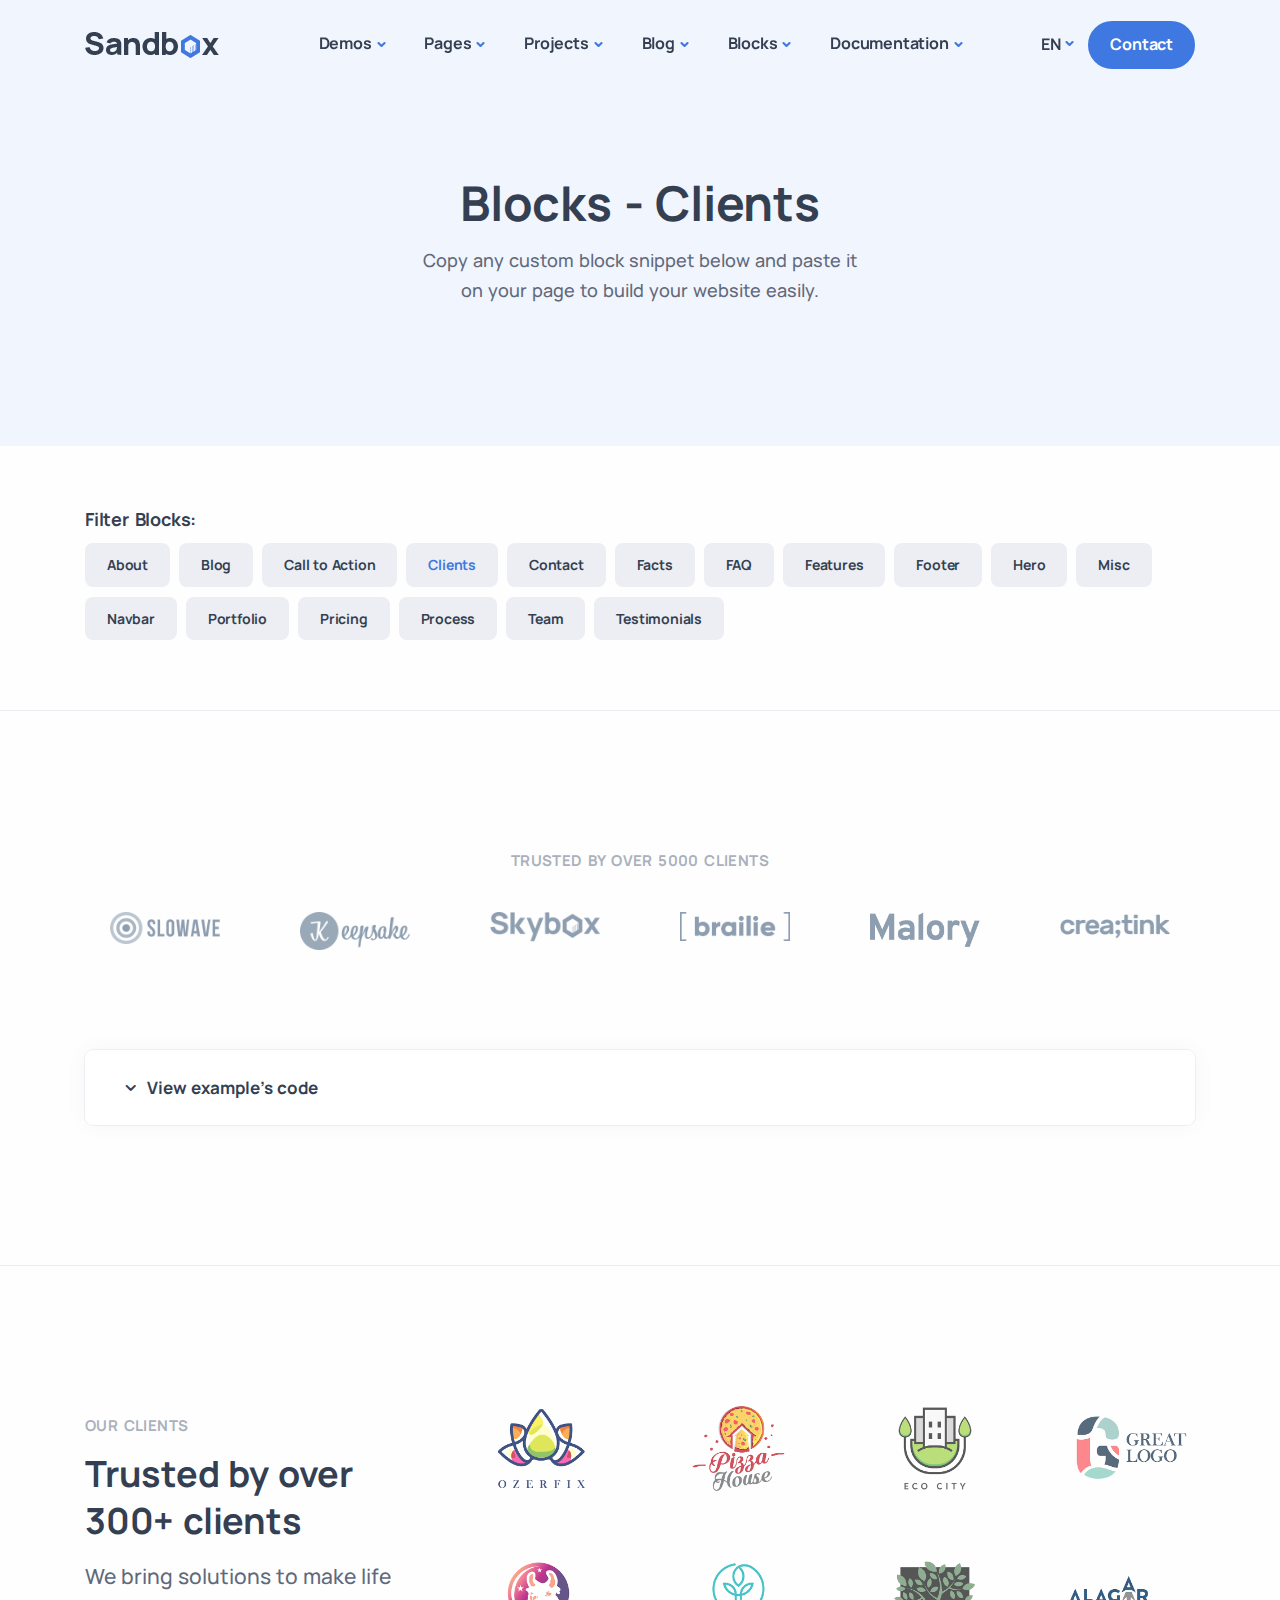
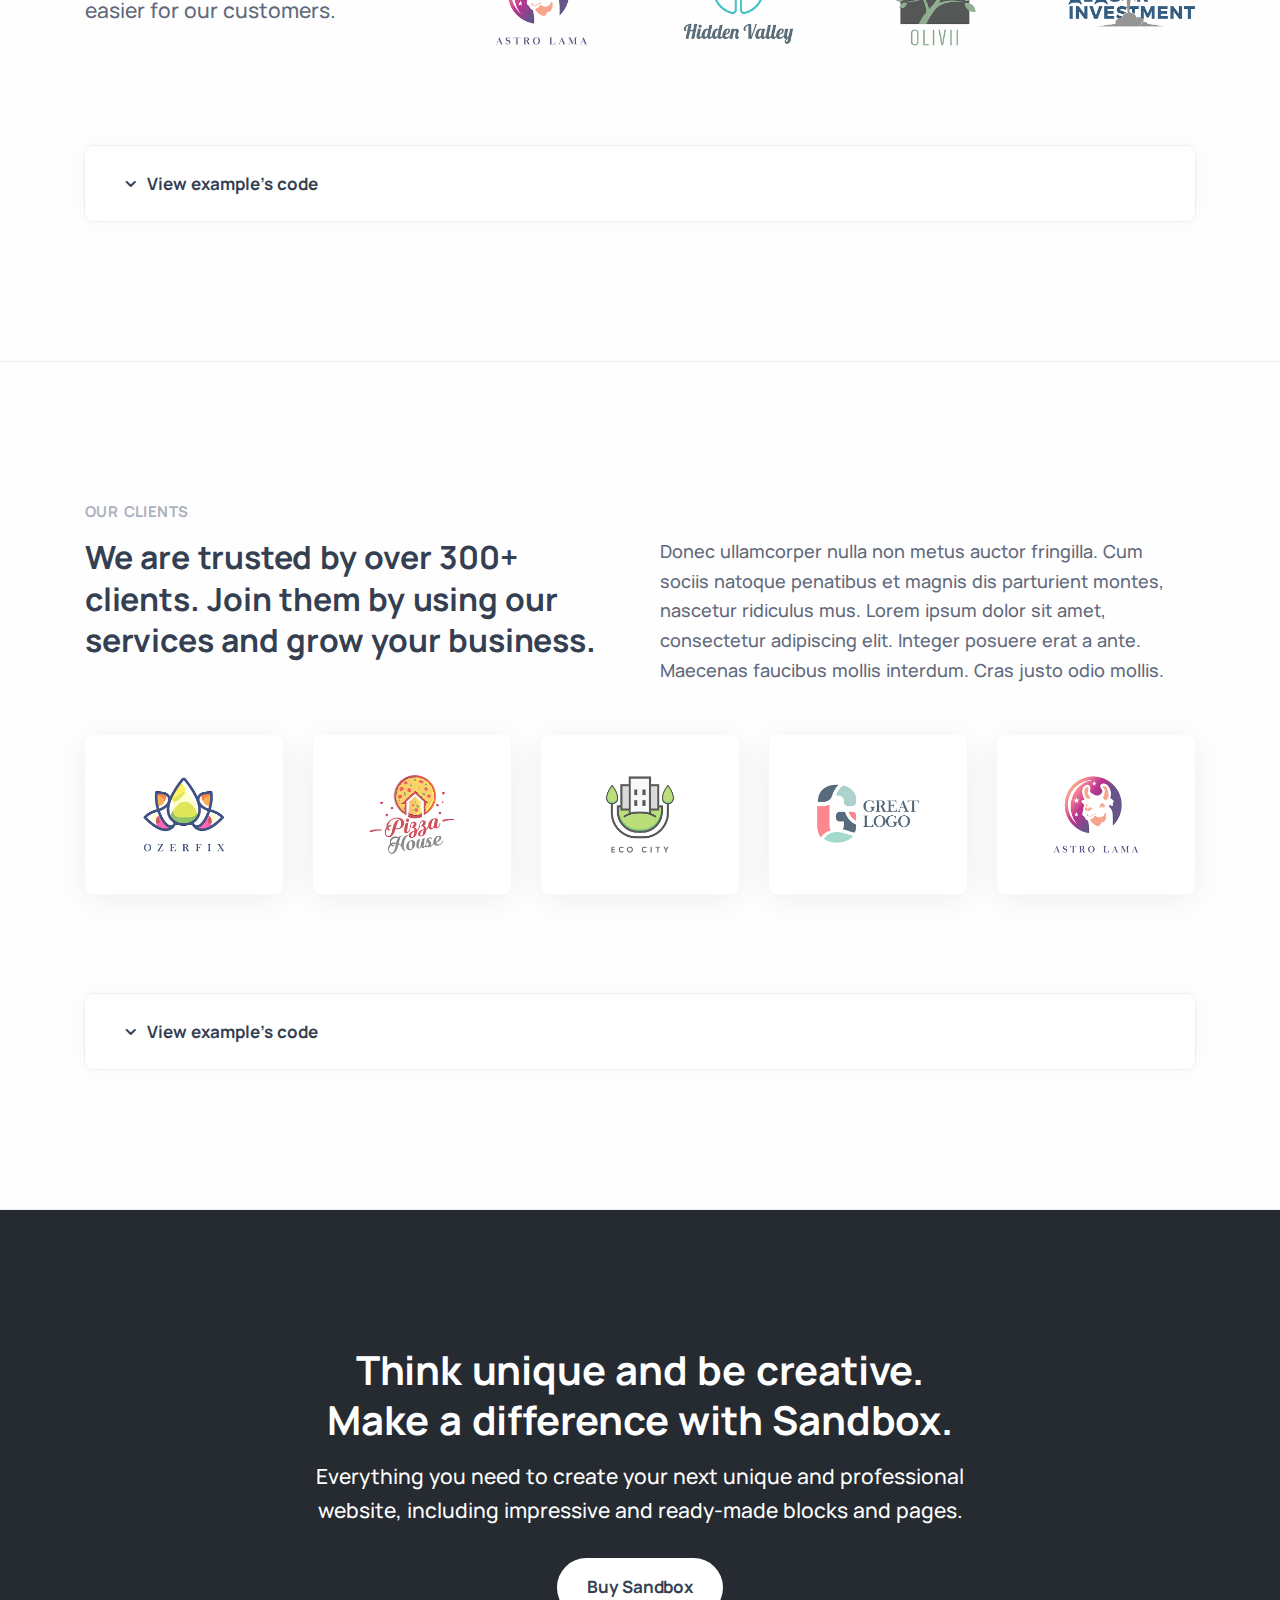
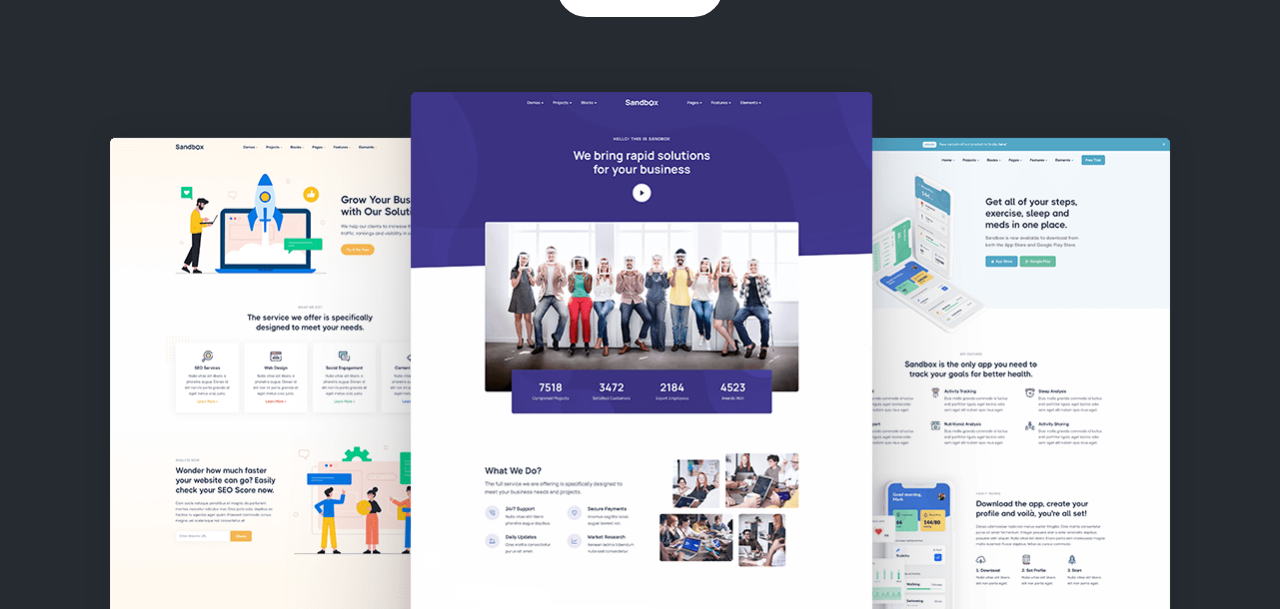
<file: docs/blocks/clients.html>
<!DOCTYPE html>
<html lang="en">

<head>
  <meta charset="utf-8">
  <meta name="viewport" content="width=device-width, initial-scale=1.0">
  <meta name="description" content="An impressive and flawless site template that includes various UI elements and countless features, attractive ready-made blocks and rich pages, basically everything you need to create a unique and professional website.">
  <meta name="keywords" content="bootstrap 5, business, corporate, creative, gulp, marketing, minimal, modern, multipurpose, one page, responsive, saas, sass, seo, startup, html5 template, site template">
  <meta name="author" content="elemis">
  <title>Sandbox - Modern & Multipurpose Bootstrap 5 Template</title>
  <link rel="shortcut icon" href="../../assets/img/favicon.png">
  <link rel="stylesheet" href="../../assets/css/plugins.css">
  <link rel="stylesheet" href="../../assets/css/style.css">
</head>

<body>
  <div class="content-wrapper">
    <header class="wrapper bg-soft-primary">
      <nav class="navbar navbar-expand-lg center-nav transparent navbar-light">
        <div class="container flex-lg-row flex-nowrap align-items-center">
          <div class="navbar-brand w-100">
            <a href="../../index.html">
              <img src="../../assets/img/logo.png" srcset="../../assets/img/logo@2x.png 2x" alt="" />
            </a>
          </div>
          <div class="navbar-collapse offcanvas offcanvas-nav offcanvas-start">
            <div class="offcanvas-header d-lg-none">
              <h3 class="text-white fs-30 mb-0">Sandbox</h3>
              <button type="button" class="btn-close btn-close-white" data-bs-dismiss="offcanvas" aria-label="Close"></button>
            </div>
            <div class="offcanvas-body ms-lg-auto d-flex flex-column h-100">
              <ul class="navbar-nav">
                <li class="nav-item dropdown dropdown-mega">
                  <a class="nav-link dropdown-toggle" href="#" data-bs-toggle="dropdown">Demos</a>
                  <ul class="dropdown-menu mega-menu mega-menu-dark mega-menu-img">
                    <li class="mega-menu-content mega-menu-scroll">
                      <ul class="row row-cols-1 row-cols-lg-6 gx-0 gx-lg-4 gy-lg-2 list-unstyled">
                        <li class="col"><a class="dropdown-item" href="../../demo1.html">
                            <figure class="rounded lift d-none d-lg-block"><img src="../../assets/img/demos/mi1.jpg" srcset="../../assets/img/demos/mi1@2x.jpg 2x" alt=""></figure>
                            <span class="d-lg-none">Demo I</span>
                          </a></li>
                        <li class="col"><a class="dropdown-item" href="../../demo2.html">
                            <figure class="rounded lift d-none d-lg-block"><img src="../../assets/img/demos/mi2.jpg" srcset="../../assets/img/demos/mi2@2x.jpg 2x" alt=""></figure>
                            <span class="d-lg-none">Demo II</span>
                          </a></li>
                        <li class="col"><a class="dropdown-item" href="../../demo3.html">
                            <figure class="rounded lift d-none d-lg-block"><img src="../../assets/img/demos/mi3.jpg" srcset="../../assets/img/demos/mi3@2x.jpg 2x" alt=""></figure>
                            <span class="d-lg-none">Demo III</span>
                          </a></li>
                        <li class="col"><a class="dropdown-item" href="../../demo4.html">
                            <figure class="rounded lift d-none d-lg-block"><img src="../../assets/img/demos/mi4.jpg" srcset="../../assets/img/demos/mi4@2x.jpg 2x" alt=""></figure>
                            <span class="d-lg-none">Demo IV</span>
                          </a></li>
                        <li class="col"><a class="dropdown-item" href="../../demo5.html">
                            <figure class="rounded lift d-none d-lg-block"><img src="../../assets/img/demos/mi5.jpg" srcset="../../assets/img/demos/mi5@2x.jpg 2x" alt=""></figure>
                            <span class="d-lg-none">Demo V</span>
                          </a></li>
                        <li class="col"><a class="dropdown-item" href="../../demo6.html">
                            <figure class="rounded lift d-none d-lg-block"><img src="../../assets/img/demos/mi6.jpg" srcset="../../assets/img/demos/mi6@2x.jpg 2x" alt=""></figure>
                            <span class="d-lg-none">Demo VI</span>
                          </a></li>
                        <li class="col"><a class="dropdown-item" href="../../demo7.html">
                            <figure class="rounded lift d-none d-lg-block"><img src="../../assets/img/demos/mi7.jpg" srcset="../../assets/img/demos/mi7@2x.jpg 2x" alt=""></figure>
                            <span class="d-lg-none">Demo VII</span>
                          </a></li>
                        <li class="col"><a class="dropdown-item" href="../../demo8.html">
                            <figure class="rounded lift d-none d-lg-block"><img src="../../assets/img/demos/mi8.jpg" srcset="../../assets/img/demos/mi8@2x.jpg 2x" alt=""></figure>
                            <span class="d-lg-none">Demo VIII</span>
                          </a></li>
                        <li class="col"><a class="dropdown-item" href="../../demo9.html">
                            <figure class="rounded lift d-none d-lg-block"><img src="../../assets/img/demos/mi9.jpg" srcset="../../assets/img/demos/mi9@2x.jpg 2x" alt=""></figure>
                            <span class="d-lg-none">Demo IX</span>
                          </a></li>
                        <li class="col"><a class="dropdown-item" href="../../demo10.html">
                            <figure class="rounded lift d-none d-lg-block"><img src="../../assets/img/demos/mi10.jpg" srcset="../../assets/img/demos/mi10@2x.jpg 2x" alt=""></figure>
                            <span class="d-lg-none">Demo X</span>
                          </a></li>
                        <li class="col"><a class="dropdown-item" href="../../demo11.html">
                            <figure class="rounded lift d-none d-lg-block"><img src="../../assets/img/demos/mi11.jpg" srcset="../../assets/img/demos/mi11@2x.jpg 2x" alt=""></figure>
                            <span class="d-lg-none">Demo XI</span>
                          </a></li>
                        <li class="col"><a class="dropdown-item" href="../../demo12.html">
                            <figure class="rounded lift d-none d-lg-block"><img src="../../assets/img/demos/mi12.jpg" srcset="../../assets/img/demos/mi12@2x.jpg 2x" alt=""></figure>
                            <span class="d-lg-none">Demo XII</span>
                          </a></li>
                        <li class="col"><a class="dropdown-item" href="../../demo13.html">
                            <figure class="rounded lift d-none d-lg-block"><img src="../../assets/img/demos/mi13.jpg" srcset="../../assets/img/demos/mi13@2x.jpg 2x" alt=""></figure>
                            <span class="d-lg-none">Demo XIII</span>
                          </a></li>
                        <li class="col"><a class="dropdown-item" href="../../demo14.html">
                            <figure class="rounded lift d-none d-lg-block"><img src="../../assets/img/demos/mi14.jpg" srcset="../../assets/img/demos/mi14@2x.jpg 2x" alt=""></figure>
                            <span class="d-lg-none">Demo XIV</span>
                          </a></li>
                        <li class="col"><a class="dropdown-item" href="../../demo15.html">
                            <figure class="rounded lift d-none d-lg-block"><img src="../../assets/img/demos/mi15.jpg" srcset="../../assets/img/demos/mi15@2x.jpg 2x" alt=""></figure>
                            <span class="d-lg-none">Demo XV</span>
                          </a></li>
                        <li class="col"><a class="dropdown-item" href="../../demo16.html">
                            <figure class="rounded lift d-none d-lg-block"><img src="../../assets/img/demos/mi16.jpg" srcset="../../assets/img/demos/mi16@2x.jpg 2x" alt=""></figure>
                            <span class="d-lg-none">Demo XVI</span>
                          </a></li>
                        <li class="col"><a class="dropdown-item" href="../../demo17.html">
                            <figure class="rounded lift d-none d-lg-block"><img src="../../assets/img/demos/mi17.jpg" srcset="../../assets/img/demos/mi17@2x.jpg 2x" alt=""></figure>
                            <span class="d-lg-none">Demo XVII</span>
                          </a></li>
                        <li class="col"><a class="dropdown-item" href="../../demo18.html">
                            <figure class="rounded lift d-none d-lg-block"><img src="../../assets/img/demos/mi18.jpg" srcset="../../assets/img/demos/mi18@2x.jpg 2x" alt=""></figure>
                            <span class="d-lg-none">Demo XVIII</span>
                          </a></li>
                        <li class="col"><a class="dropdown-item" href="../../demo19.html">
                            <figure class="rounded lift d-none d-lg-block"><img src="../../assets/img/demos/mi19.jpg" srcset="../../assets/img/demos/mi19@2x.jpg 2x" alt=""></figure>
                            <span class="d-lg-none">Demo XIX</span>
                          </a></li>
                        <li class="col"><a class="dropdown-item" href="../../demo20.html">
                            <figure class="rounded lift d-none d-lg-block"><img src="../../assets/img/demos/mi20.jpg" srcset="../../assets/img/demos/mi20@2x.jpg 2x" alt=""></figure>
                            <span class="d-lg-none">Demo XX</span>
                          </a></li>
                        <li class="col"><a class="dropdown-item" href="../../demo21.html">
                            <figure class="rounded lift d-none d-lg-block"><img src="../../assets/img/demos/mi21.jpg" srcset="../../assets/img/demos/mi21@2x.jpg 2x" alt=""></figure>
                            <span class="d-lg-none">Demo XXI</span>
                          </a></li>
                        <li class="col"><a class="dropdown-item" href="../../demo22.html">
                            <figure class="rounded lift d-none d-lg-block"><img src="../../assets/img/demos/mi22.jpg" srcset="../../assets/img/demos/mi22@2x.jpg 2x" alt=""></figure>
                            <span class="d-lg-none">Demo XXII</span>
                          </a></li>
                        <li class="col"><a class="dropdown-item" href="../../demo23.html">
                            <figure class="rounded lift d-none d-lg-block"><img src="../../assets/img/demos/mi23.jpg" srcset="../../assets/img/demos/mi23@2x.jpg 2x" alt=""></figure>
                            <span class="d-lg-none">Demo XXIII</span>
                          </a></li>
                        <li class="col"><a class="dropdown-item" href="../../demo24.html">
                            <figure class="rounded lift d-none d-lg-block"><img src="../../assets/img/demos/mi24.jpg" srcset="../../assets/img/demos/mi24@2x.jpg 2x" alt=""></figure>
                            <span class="d-lg-none">Demo XXIV</span>
                          </a></li>
                        <li class="col"><a class="dropdown-item" href="../../demo25.html">
                            <figure class="rounded lift d-none d-lg-block"><img src="../../assets/img/demos/mi25.jpg" srcset="../../assets/img/demos/mi25@2x.jpg 2x" alt=""></figure>
                            <span class="d-lg-none">Demo XXV</span>
                          </a></li>
                        <li class="col"><a class="dropdown-item" href="../../demo26.html">
                            <figure class="rounded lift d-none d-lg-block"><img src="../../assets/img/demos/mi26.jpg" srcset="../../assets/img/demos/mi26@2x.jpg 2x" alt=""></figure>
                            <span class="d-lg-none">Demo XXVI</span>
                          </a></li>
                        <li class="col"><a class="dropdown-item" href="../../demo27.html">
                            <figure class="rounded lift d-none d-lg-block"><img src="../../assets/img/demos/mi27.jpg" srcset="../../assets/img/demos/mi27@2x.jpg 2x" alt=""></figure>
                            <span class="d-lg-none">Demo XXVII</span>
                          </a></li>
                      </ul>
                      <!--/.row -->
                      <span class="d-none d-lg-flex"><i class="uil uil-direction"></i><strong>Scroll to view more</strong></span>
                    </li>
                    <!--/.mega-menu-content-->
                  </ul>
                  <!--/.dropdown-menu -->
                </li>
                <li class="nav-item dropdown">
                  <a class="nav-link dropdown-toggle" href="#" data-bs-toggle="dropdown">Pages</a>
                  <ul class="dropdown-menu">
                    <li class="dropdown dropdown-submenu dropend"><a class="dropdown-item dropdown-toggle" href="#" data-bs-toggle="dropdown">Services</a>
                      <ul class="dropdown-menu">
                        <li class="nav-item"><a class="dropdown-item" href="../../services.html">Services I</a></li>
                        <li class="nav-item"><a class="dropdown-item" href="../../services2.html">Services II</a></li>
                      </ul>
                    </li>
                    <li class="dropdown dropdown-submenu dropend"><a class="dropdown-item dropdown-toggle" href="#" data-bs-toggle="dropdown">About</a>
                      <ul class="dropdown-menu">
                        <li class="nav-item"><a class="dropdown-item" href="../../about.html">About I</a></li>
                        <li class="nav-item"><a class="dropdown-item" href="../../about2.html">About II</a></li>
                      </ul>
                    </li>
                    <li class="dropdown dropdown-submenu dropend"><a class="dropdown-item dropdown-toggle" href="#" data-bs-toggle="dropdown">Shop</a>
                      <ul class="dropdown-menu">
                        <li class="nav-item"><a class="dropdown-item" href="../../shop.html">Shop I</a></li>
                        <li class="nav-item"><a class="dropdown-item" href="../../shop2.html">Shop II</a></li>
                        <li class="nav-item"><a class="dropdown-item" href="../../shop-product.html">Product Page</a></li>
                        <li class="nav-item"><a class="dropdown-item" href="../../shop-cart.html">Shopping Cart</a></li>
                        <li class="nav-item"><a class="dropdown-item" href="../../shop-checkout.html">Checkout</a></li>
                      </ul>
                    </li>
                    <li class="dropdown dropdown-submenu dropend"><a class="dropdown-item dropdown-toggle" href="#" data-bs-toggle="dropdown">Contact</a>
                      <ul class="dropdown-menu">
                        <li class="nav-item"><a class="dropdown-item" href="../../contact.html">Contact I</a></li>
                        <li class="nav-item"><a class="dropdown-item" href="../../contact2.html">Contact II</a></li>
                        <li class="nav-item"><a class="dropdown-item" href="../../contact3.html">Contact III</a></li>
                      </ul>
                    </li>
                    <li class="dropdown dropdown-submenu dropend"><a class="dropdown-item dropdown-toggle" href="#" data-bs-toggle="dropdown">Career</a>
                      <ul class="dropdown-menu">
                        <li class="nav-item"><a class="dropdown-item" href="../../career.html">Job Listing I</a></li>
                        <li class="nav-item"><a class="dropdown-item" href="../../career2.html">Job Listing II</a></li>
                        <li class="nav-item"><a class="dropdown-item" href="../../career-job.html">Job Description</a></li>
                      </ul>
                    </li>
                    <li class="dropdown dropdown-submenu dropend"><a class="dropdown-item dropdown-toggle" href="#" data-bs-toggle="dropdown">Utility</a>
                      <ul class="dropdown-menu">
                        <li class="nav-item"><a class="dropdown-item" href="../../404.html">404 Not Found</a></li>
                        <li class="nav-item"><a class="dropdown-item" href="../../page-loader.html">Page Loader</a></li>
                        <li class="nav-item"><a class="dropdown-item" href="../../signin.html">Sign In I</a></li>
                        <li class="nav-item"><a class="dropdown-item" href="../../signin2.html">Sign In II</a></li>
                        <li class="nav-item"><a class="dropdown-item" href="../../signup.html">Sign Up I</a></li>
                        <li class="nav-item"><a class="dropdown-item" href="../../signup2.html">Sign Up II</a></li>
                        <li class="nav-item"><a class="dropdown-item" href="../../terms.html">Terms</a></li>
                      </ul>
                    </li>
                    <li class="nav-item"><a class="dropdown-item" href="../../pricing.html">Pricing</a></li>
                    <li class="nav-item"><a class="dropdown-item" href="../../onepage.html">One Page</a></li>
                  </ul>
                </li>
                <li class="nav-item dropdown">
                  <a class="nav-link dropdown-toggle" href="#" data-bs-toggle="dropdown">Projects</a>
                  <div class="dropdown-menu dropdown-lg">
                    <div class="dropdown-lg-content">
                      <div>
                        <h6 class="dropdown-header">Project Pages</h6>
                        <ul class="list-unstyled">
                          <li><a class="dropdown-item" href="../../projects.html">Projects I</a></li>
                          <li><a class="dropdown-item" href="../../projects2.html">Projects II</a></li>
                          <li><a class="dropdown-item" href="../../projects3.html">Projects III</a></li>
                          <li><a class="dropdown-item" href="../../projects4.html">Projects IV</a></li>
                        </ul>
                      </div>
                      <!-- /.column -->
                      <div>
                        <h6 class="dropdown-header">Single Projects</h6>
                        <ul class="list-unstyled">
                          <li><a class="dropdown-item" href="../../single-project.html">Single Project I</a></li>
                          <li><a class="dropdown-item" href="../../single-project2.html">Single Project II</a></li>
                          <li><a class="dropdown-item" href="../../single-project3.html">Single Project III</a></li>
                          <li><a class="dropdown-item" href="../../single-project4.html">Single Project IV</a></li>
                        </ul>
                      </div>
                      <!-- /.column -->
                    </div>
                    <!-- /auto-column -->
                  </div>
                </li>
                <li class="nav-item dropdown">
                  <a class="nav-link dropdown-toggle" href="#" data-bs-toggle="dropdown">Blog</a>
                  <ul class="dropdown-menu">
                    <li class="nav-item"><a class="dropdown-item" href="../../blog.html">Blog without Sidebar</a></li>
                    <li class="nav-item"><a class="dropdown-item" href="../../blog2.html">Blog with Sidebar</a></li>
                    <li class="nav-item"><a class="dropdown-item" href="../../blog3.html">Blog with Left Sidebar</a></li>
                    <li class="dropdown dropdown-submenu dropend"><a class="dropdown-item dropdown-toggle" href="#" data-bs-toggle="dropdown">Blog Posts</a>
                      <ul class="dropdown-menu">
                        <li class="nav-item"><a class="dropdown-item" href="../../blog-post.html">Post without Sidebar</a></li>
                        <li class="nav-item"><a class="dropdown-item" href="../../blog-post2.html">Post with Sidebar</a></li>
                        <li class="nav-item"><a class="dropdown-item" href="../../blog-post3.html">Post with Left Sidebar</a></li>
                      </ul>
                    </li>
                  </ul>
                </li>
                <li class="nav-item dropdown dropdown-mega">
                  <a class="nav-link dropdown-toggle" href="#" data-bs-toggle="dropdown">Blocks</a>
                  <ul class="dropdown-menu mega-menu mega-menu-dark mega-menu-img">
                    <li class="mega-menu-content">
                      <ul class="row row-cols-1 row-cols-lg-6 gx-0 gx-lg-6 gy-lg-4 list-unstyled">
                        <li class="col"><a class="dropdown-item" href="../../docs/blocks/about.html">
                            <div class="rounded img-svg d-none d-lg-block p-4 mb-lg-2"><img class="rounded-0" src="../../assets/img/demos/block1.svg" alt=""></div>
                            <span>About</span>
                          </a>
                        </li>
                        <li class="col"><a class="dropdown-item" href="../../docs/blocks/blog.html">
                            <div class="rounded img-svg d-none d-lg-block p-4 mb-lg-2"><img class="rounded-0" src="../../assets/img/demos/block2.svg" alt=""></div>
                            <span>Blog</span>
                          </a>
                        </li>
                        <li class="col"><a class="dropdown-item" href="../../docs/blocks/call-to-action.html">
                            <div class="rounded img-svg d-none d-lg-block p-4 mb-lg-2"><img class="rounded-0" src="../../assets/img/demos/block3.svg" alt=""></div>
                            <span>Call to Action</span>
                          </a>
                        </li>
                        <li class="col"><a class="dropdown-item" href="../../docs/blocks/clients.html">
                            <div class="rounded img-svg d-none d-lg-block p-4 mb-lg-2"><img class="rounded-0" src="../../assets/img/demos/block4.svg" alt=""></div>
                            <span>Clients</span>
                          </a>
                        </li>
                        <li class="col"><a class="dropdown-item" href="../../docs/blocks/contact.html">
                            <div class="rounded img-svg d-none d-lg-block p-4 mb-lg-2"><img class="rounded-0" src="../../assets/img/demos/block5.svg" alt=""></div>
                            <span>Contact</span>
                          </a>
                        </li>
                        <li class="col"><a class="dropdown-item" href="../../docs/blocks/facts.html">
                            <div class="rounded img-svg d-none d-lg-block p-4 mb-lg-2"><img class="rounded-0" src="../../assets/img/demos/block6.svg" alt=""></div>
                            <span>Facts</span>
                          </a>
                        </li>
                        <li class="col"><a class="dropdown-item" href="../../docs/blocks/faq.html">
                            <div class="rounded img-svg d-none d-lg-block p-4 mb-lg-2"><img class="rounded-0" src="../../assets/img/demos/block7.svg" alt=""></div>
                            <span>FAQ</span>
                          </a>
                        </li>
                        <li class="col"><a class="dropdown-item" href="../../docs/blocks/features.html">
                            <div class="rounded img-svg d-none d-lg-block p-4 mb-lg-2"><img class="rounded-0" src="../../assets/img/demos/block8.svg" alt=""></div>
                            <span>Features</span>
                          </a>
                        </li>
                        <li class="col"><a class="dropdown-item" href="../../docs/blocks/footer.html">
                            <div class="rounded img-svg d-none d-lg-block p-4 mb-lg-2"><img class="rounded-0" src="../../assets/img/demos/block9.svg" alt=""></div>
                            <span>Footer</span>
                          </a>
                        </li>
                        <li class="col"><a class="dropdown-item" href="../../docs/blocks/hero.html">
                            <div class="rounded img-svg d-none d-lg-block p-4 mb-lg-2"><img class="rounded-0" src="../../assets/img/demos/block10.svg" alt=""></div>
                            <span>Hero</span>
                          </a>
                        </li>
                        <li class="col"><a class="dropdown-item" href="../../docs/blocks/misc.html">
                            <div class="rounded img-svg d-none d-lg-block p-4 mb-lg-2"><img class="rounded-0" src="../../assets/img/demos/block17.svg" alt=""></div>
                            <span>Misc</span>
                          </a>
                        </li>
                        <li class="col"><a class="dropdown-item" href="../../docs/blocks/navbar.html">
                            <div class="rounded img-svg d-none d-lg-block p-4 mb-lg-2"><img class="rounded-0" src="../../assets/img/demos/block11.svg" alt=""></div>
                            <span>Navbar</span>
                          </a>
                        </li>
                        <li class="col"><a class="dropdown-item" href="../../docs/blocks/portfolio.html">
                            <div class="rounded img-svg d-none d-lg-block p-4 mb-lg-2"><img class="rounded-0" src="../../assets/img/demos/block12.svg" alt=""></div>
                            <span>Portfolio</span>
                          </a>
                        </li>
                        <li class="col"><a class="dropdown-item" href="../../docs/blocks/pricing.html">
                            <div class="rounded img-svg d-none d-lg-block p-4 mb-lg-2"><img class="rounded-0" src="../../assets/img/demos/block13.svg" alt=""></div>
                            <span>Pricing</span>
                          </a>
                        </li>
                        <li class="col"><a class="dropdown-item" href="../../docs/blocks/process.html">
                            <div class="rounded img-svg d-none d-lg-block p-4 mb-lg-2"><img class="rounded-0" src="../../assets/img/demos/block14.svg" alt=""></div>
                            <span>Process</span>
                          </a>
                        </li>
                        <li class="col"><a class="dropdown-item" href="../../docs/blocks/team.html">
                            <div class="rounded img-svg d-none d-lg-block p-4 mb-lg-2"><img class="rounded-0" src="../../assets/img/demos/block15.svg" alt=""></div>
                            <span>Team</span>
                          </a>
                        </li>
                        <li class="col"><a class="dropdown-item" href="../../docs/blocks/testimonials.html">
                            <div class="rounded img-svg d-none d-lg-block p-4 mb-lg-2"><img class="rounded-0" src="../../assets/img/demos/block16.svg" alt=""></div>
                            <span>Testimonials</span>
                          </a>
                        </li>
                      </ul>
                      <!--/.row -->
                    </li>
                    <!--/.mega-menu-content-->
                  </ul>
                  <!--/.dropdown-menu -->
                </li>
                <li class="nav-item dropdown dropdown-mega">
                  <a class="nav-link dropdown-toggle" href="#" data-bs-toggle="dropdown">Documentation</a>
                  <ul class="dropdown-menu mega-menu">
                    <li class="mega-menu-content">
                      <div class="row gx-0 gx-lg-3">
                        <div class="col-lg-4">
                          <h6 class="dropdown-header">Usage</h6>
                          <ul class="list-unstyled cc-2 pb-lg-1">
                            <li><a class="dropdown-item" href="../../docs/index.html">Get Started</a></li>
                            <li><a class="dropdown-item" href="../../docs/forms.html">Forms</a></li>
                            <li><a class="dropdown-item" href="../../docs/faq.html">FAQ</a></li>
                            <li><a class="dropdown-item" href="../../docs/changelog.html">Changelog</a></li>
                            <li><a class="dropdown-item" href="../../docs/credits.html">Credits</a></li>
                          </ul>
                          <h6 class="dropdown-header mt-lg-6">Styleguide</h6>
                          <ul class="list-unstyled cc-2">
                            <li><a class="dropdown-item" href="../../docs/styleguide/colors.html">Colors</a></li>
                            <li><a class="dropdown-item" href="../../docs/styleguide/fonts.html">Fonts</a></li>
                            <li><a class="dropdown-item" href="../../docs/styleguide/icons-svg.html">SVG Icons</a></li>
                            <li><a class="dropdown-item" href="../../docs/styleguide/icons-font.html">Font Icons</a></li>
                            <li><a class="dropdown-item" href="../../docs/styleguide/illustrations.html">Illustrations</a></li>
                            <li><a class="dropdown-item" href="../../docs/styleguide/backgrounds.html">Backgrounds</a></li>
                            <li><a class="dropdown-item" href="../../docs/styleguide/misc.html">Misc</a></li>
                          </ul>
                        </div>
                        <!--/column -->
                        <div class="col-lg-8">
                          <h6 class="dropdown-header">Elements</h6>
                          <ul class="list-unstyled cc-3">
                            <li><a class="dropdown-item" href="../../docs/elements/accordion.html">Accordion</a></li>
                            <li><a class="dropdown-item" href="../../docs/elements/alerts.html">Alerts</a></li>
                            <li><a class="dropdown-item" href="../../docs/elements/animations.html">Animations</a></li>
                            <li><a class="dropdown-item" href="../../docs/elements/avatars.html">Avatars</a></li>
                            <li><a class="dropdown-item" href="../../docs/elements/background.html">Background</a></li>
                            <li><a class="dropdown-item" href="../../docs/elements/badges.html">Badges</a></li>
                            <li><a class="dropdown-item" href="../../docs/elements/buttons.html">Buttons</a></li>
                            <li><a class="dropdown-item" href="../../docs/elements/card.html">Card</a></li>
                            <li><a class="dropdown-item" href="../../docs/elements/carousel.html">Carousel</a></li>
                            <li><a class="dropdown-item" href="../../docs/elements/dividers.html">Dividers</a></li>
                            <li><a class="dropdown-item" href="../../docs/elements/form-elements.html">Form Elements</a></li>
                            <li><a class="dropdown-item" href="../../docs/elements/image-hover.html">Image Hover</a></li>
                            <li><a class="dropdown-item" href="../../docs/elements/image-mask.html">Image Mask</a></li>
                            <li><a class="dropdown-item" href="../../docs/elements/lightbox.html">Lightbox</a></li>
                            <li><a class="dropdown-item" href="../../docs/elements/player.html">Media Player</a></li>
                            <li><a class="dropdown-item" href="../../docs/elements/modal.html">Modal</a></li>
                            <li><a class="dropdown-item" href="../../docs/elements/pagination.html">Pagination</a></li>
                            <li><a class="dropdown-item" href="../../docs/elements/progressbar.html">Progressbar</a></li>
                            <li><a class="dropdown-item" href="../../docs/elements/shadows.html">Shadows</a></li>
                            <li><a class="dropdown-item" href="../../docs/elements/shapes.html">Shapes</a></li>
                            <li><a class="dropdown-item" href="../../docs/elements/tables.html">Tables</a></li>
                            <li><a class="dropdown-item" href="../../docs/elements/tabs.html">Tabs</a></li>
                            <li><a class="dropdown-item" href="../../docs/elements/text-animations.html">Text Animations</a></li>
                            <li><a class="dropdown-item" href="../../docs/elements/text-highlight.html">Text Highlight</a></li>
                            <li><a class="dropdown-item" href="../../docs/elements/tiles.html">Tiles</a></li>
                            <li><a class="dropdown-item" href="../../docs/elements/tooltips-popovers.html">Tooltips & Popovers</a></li>
                            <li><a class="dropdown-item" href="../../docs/elements/typography.html">Typography</a></li>
                          </ul>
                        </div>
                        <!--/column -->
                      </div>
                      <!--/.row -->
                    </li>
                    <!--/.mega-menu-content-->
                  </ul>
                  <!--/.dropdown-menu -->
                </li>
              </ul>
              <!-- /.navbar-nav -->
              <div class="offcanvas-footer d-lg-none">
                <div>
                  <a href="mailto:first.last@email.com" class="link-inverse">info@email.com</a>
                  <br /> 00 (123) 456 78 90 <br />
                  <nav class="nav social social-white mt-4">
                    <a href="#"><i class="uil uil-twitter"></i></a>
                    <a href="#"><i class="uil uil-facebook-f"></i></a>
                    <a href="#"><i class="uil uil-dribbble"></i></a>
                    <a href="#"><i class="uil uil-instagram"></i></a>
                    <a href="#"><i class="uil uil-youtube"></i></a>
                  </nav>
                  <!-- /.social -->
                </div>
              </div>
              <!-- /.offcanvas-footer -->
            </div>
            <!-- /.offcanvas-body -->
          </div>
          <!-- /.navbar-collapse -->
          <div class="navbar-other w-100 d-flex ms-auto">
            <ul class="navbar-nav flex-row align-items-center ms-auto">
              <li class="nav-item dropdown language-select text-uppercase">
                <a class="nav-link dropdown-item dropdown-toggle" href="#" role="button" data-bs-toggle="dropdown" aria-haspopup="true" aria-expanded="false">En</a>
                <ul class="dropdown-menu">
                  <li class="nav-item"><a class="dropdown-item" href="#">En</a></li>
                  <li class="nav-item"><a class="dropdown-item" href="#">De</a></li>
                  <li class="nav-item"><a class="dropdown-item" href="#">Es</a></li>
                </ul>
              </li>
              <li class="nav-item d-none d-md-block">
                <a href="../../contact.html" class="btn btn-sm btn-primary rounded-pill">Contact</a>
              </li>
              <li class="nav-item d-lg-none">
                <button class="hamburger offcanvas-nav-btn"><span></span></button>
              </li>
            </ul>
            <!-- /.navbar-nav -->
          </div>
          <!-- /.navbar-other -->
        </div>
        <!-- /.container -->
      </nav>
      <!-- /.navbar -->
    </header>
    <!-- /header -->
    <section class="wrapper bg-soft-primary">
      <div class="container pt-10 pb-12 pt-md-14 pb-md-16 text-center">
        <div class="row">
          <div class="col-md-9 col-lg-7 col-xl-5 mx-auto">
            <h1 class="display-1 mb-3">Blocks - Clients</h1>
            <p class="lead px-xxl-10">Copy any custom block snippet below and paste it on your page to build your website easily.</p>
          </div>
          <!-- /column -->
        </div>
        <!-- /.row -->
      </div>
      <!-- /.container -->
    </section>
    <!-- /section -->
    <section class="wrapper bg-light wrapper-border">
      <div class="container py-11">
        <h2 class="h5">Filter Blocks:</h2>
        <ul class="list-inline mb-0">
          <li class="list-inline-item me-1 mb-2"><a href="../../docs/blocks/about.html" class="btn btn-soft-ash btn-sm rounded ">About</a></li>
          <li class="list-inline-item me-1 mb-2"><a href="../../docs/blocks/blog.html" class="btn btn-soft-ash btn-sm rounded ">Blog</a></li>
          <li class="list-inline-item me-1 mb-2"><a href="../../docs/blocks/call-to-action.html" class="btn btn-soft-ash btn-sm rounded ">Call to Action</a></li>
          <li class="list-inline-item me-1 mb-2"><a href="../../docs/blocks/clients.html" class="btn btn-soft-ash btn-sm rounded text-primary pe-none">Clients</a></li>
          <li class="list-inline-item me-1 mb-2"><a href="../../docs/blocks/contact.html" class="btn btn-soft-ash btn-sm rounded ">Contact</a></li>
          <li class="list-inline-item me-1 mb-2"><a href="../../docs/blocks/facts.html" class="btn btn-soft-ash btn-sm rounded ">Facts</a></li>
          <li class="list-inline-item me-1 mb-2"><a href="../../docs/blocks/faq.html" class="btn btn-soft-ash btn-sm rounded ">FAQ</a></li>
          <li class="list-inline-item me-1 mb-2"><a href="../../docs/blocks/features.html" class="btn btn-soft-ash btn-sm rounded ">Features</a></li>
          <li class="list-inline-item me-1 mb-2"><a href="../../docs/blocks/footer.html" class="btn btn-soft-ash btn-sm rounded ">Footer</a></li>
          <li class="list-inline-item me-1 mb-2"><a href="../../docs/blocks/hero.html" class="btn btn-soft-ash btn-sm rounded ">Hero</a></li>
          <li class="list-inline-item me-1 mb-2"><a href="../../docs/blocks/misc.html" class="btn btn-soft-ash btn-sm rounded ">Misc</a></li>
          <li class="list-inline-item me-1 mb-2"><a href="../../docs/blocks/navbar.html" class="btn btn-soft-ash btn-sm rounded ">Navbar</a></li>
          <li class="list-inline-item me-1 mb-2"><a href="../../docs/blocks/portfolio.html" class="btn btn-soft-ash btn-sm rounded ">Portfolio</a></li>
          <li class="list-inline-item me-1 mb-2"><a href="../../docs/blocks/pricing.html" class="btn btn-soft-ash btn-sm rounded ">Pricing</a></li>
          <li class="list-inline-item me-1 mb-2"><a href="../../docs/blocks/process.html" class="btn btn-soft-ash btn-sm rounded ">Process</a></li>
          <li class="list-inline-item me-1 mb-2"><a href="../../docs/blocks/team.html" class="btn btn-soft-ash btn-sm rounded ">Team</a></li>
          <li class="list-inline-item me-1 mb-2"><a href="../../docs/blocks/testimonials.html" class="btn btn-soft-ash btn-sm rounded ">Testimonials</a></li>
        </ul>
      </div>
      <!-- /.container -->
    </section>
    <!-- /section -->
    <section id="snippet-1" class="wrapper bg-light wrapper-border">
      <div class="container pt-15 pt-md-17 pb-13 pb-md-15">
        <h2 class="fs-15 text-uppercase text-muted text-center mb-8">Trusted by Over 5000 Clients</h2>
        <div class="swiper-container clients mb-0" data-margin="30" data-dots="false" data-autoplay-timeout="3000" data-items-xxl="7" data-items-xl="6" data-items-lg="5" data-items-md="4" data-items-xs="2">
          <div class="swiper">
            <div class="swiper-wrapper">
              <div class="swiper-slide px-5"><img src="../../assets/img/brands/c1.png" alt="" /></div>
              <div class="swiper-slide px-5"><img src="../../assets/img/brands/c2.png" alt="" /></div>
              <div class="swiper-slide px-5"><img src="../../assets/img/brands/c3.png" alt="" /></div>
              <div class="swiper-slide px-5"><img src="../../assets/img/brands/c4.png" alt="" /></div>
              <div class="swiper-slide px-5"><img src="../../assets/img/brands/c5.png" alt="" /></div>
              <div class="swiper-slide px-5"><img src="../../assets/img/brands/c6.png" alt="" /></div>
              <div class="swiper-slide px-5"><img src="../../assets/img/brands/c7.png" alt="" /></div>
              <div class="swiper-slide px-5"><img src="../../assets/img/brands/c8.png" alt="" /></div>
              <div class="swiper-slide px-5"><img src="../../assets/img/brands/c9.png" alt="" /></div>
              <div class="swiper-slide px-5"><img src="../../assets/img/brands/c10.png" alt="" /></div>
              <div class="swiper-slide px-5"><img src="../../assets/img/brands/c11.png" alt="" /></div>
            </div>
            <!--/.swiper-wrapper -->
          </div>
          <!-- /.swiper -->
        </div>
        <!-- /.swiper-container -->
      </div>
      <!-- /.container -->
      <div class="container pb-15 pb-md-17">
        <div class="card">
          <div class="card-footer border-0 position-relative">
            <a class="collapse-link collapsed stretched-link" data-bs-toggle="collapse" href="#collapse-snippet-1">View example's code</a>
          </div>
          <!--/.card-footer -->
          <div id="collapse-snippet-1" class="card-footer bg-dark p-0 accordion-collapse collapse">
            <div class="code-wrapper">
              <div class="code-wrapper-inner">
                <pre class="language-html"><code>&lt;section class=&quot;wrapper bg-light wrapper-border&quot;&gt;
  &lt;div class=&quot;container py-14 py-md-16&quot;&gt;
    &lt;h2 class=&quot;fs-15 text-uppercase text-muted text-center mb-8&quot;&gt;Trusted by Over 5000 Clients&lt;/h2&gt;
    &lt;div class=&quot;swiper-container clients mb-0&quot; data-margin=&quot;30&quot; data-dots=&quot;false&quot; data-autoplay-timeout=&quot;3000&quot; data-items-xxl=&quot;7&quot; data-items-xl=&quot;6&quot; data-items-lg=&quot;5&quot; data-items-md=&quot;4&quot; data-items-xs=&quot;2&quot;&gt;
      &lt;div class=&quot;swiper&quot;&gt;
        &lt;div class=&quot;swiper-wrapper&quot;&gt;
          &lt;div class=&quot;swiper-slide px-5&quot;&gt;&lt;img src=&quot;./assets/img/brands/c1.png&quot; alt=&quot;&quot; /&gt;&lt;/div&gt;
          &lt;div class=&quot;swiper-slide px-5&quot;&gt;&lt;img src=&quot;./assets/img/brands/c2.png&quot; alt=&quot;&quot; /&gt;&lt;/div&gt;
          &lt;div class=&quot;swiper-slide px-5&quot;&gt;&lt;img src=&quot;./assets/img/brands/c3.png&quot; alt=&quot;&quot; /&gt;&lt;/div&gt;
          &lt;div class=&quot;swiper-slide px-5&quot;&gt;&lt;img src=&quot;./assets/img/brands/c4.png&quot; alt=&quot;&quot; /&gt;&lt;/div&gt;
          &lt;div class=&quot;swiper-slide px-5&quot;&gt;&lt;img src=&quot;./assets/img/brands/c5.png&quot; alt=&quot;&quot; /&gt;&lt;/div&gt;
          &lt;div class=&quot;swiper-slide px-5&quot;&gt;&lt;img src=&quot;./assets/img/brands/c6.png&quot; alt=&quot;&quot; /&gt;&lt;/div&gt;
          &lt;div class=&quot;swiper-slide px-5&quot;&gt;&lt;img src=&quot;./assets/img/brands/c7.png&quot; alt=&quot;&quot; /&gt;&lt;/div&gt;
          &lt;div class=&quot;swiper-slide px-5&quot;&gt;&lt;img src=&quot;./assets/img/brands/c8.png&quot; alt=&quot;&quot; /&gt;&lt;/div&gt;
          &lt;div class=&quot;swiper-slide px-5&quot;&gt;&lt;img src=&quot;./assets/img/brands/c9.png&quot; alt=&quot;&quot; /&gt;&lt;/div&gt;
          &lt;div class=&quot;swiper-slide px-5&quot;&gt;&lt;img src=&quot;./assets/img/brands/c10.png&quot; alt=&quot;&quot; /&gt;&lt;/div&gt;
          &lt;div class=&quot;swiper-slide px-5&quot;&gt;&lt;img src=&quot;./assets/img/brands/c11.png&quot; alt=&quot;&quot; /&gt;&lt;/div&gt;
        &lt;/div&gt;
        &lt;!--/.swiper-wrapper --&gt;
      &lt;/div&gt;
      &lt;!-- /.swiper --&gt;
    &lt;/div&gt;
    &lt;!-- /.swiper-container --&gt;
  &lt;/div&gt;
  &lt;!-- /.container --&gt;
&lt;/section&gt;
&lt;!-- /section --&gt;</code></pre>
              </div>
              <!--/.code-wrapper-inner -->
            </div>
            <!--/.code-wrapper -->
          </div>
          <!--/.card-footer -->
        </div>
        <!--/.card -->
      </div>
      <!-- /.container -->
    </section>
    <!-- /section -->
    <section id="snippet-2" class="wrapper bg-light wrapper-border">
      <div class="container pt-15 pt-md-17 pb-13 pb-md-15">
        <div class="row gx-lg-8 gx-xl-12 gy-10 gy-lg-0">
          <div class="col-lg-4 mt-lg-2">
            <h2 class="fs-15 text-uppercase text-muted mb-3">Our Clients</h2>
            <h3 class="display-4 mb-3 pe-xxl-5">Trusted by over 300+ clients</h3>
            <p class="lead fs-lg mb-0 pe-xxl-5">We bring solutions to make life easier for our customers.</p>
          </div>
          <!-- /column -->
          <div class="col-lg-8">
            <div class="row row-cols-2 row-cols-md-4 gx-0 gx-md-8 gx-xl-12 gy-12">
              <div class="col">
                <figure class="px-3 px-md-0 px-xxl-2"><img src="../../assets/img/brands/z1.png" alt="" /></figure>
              </div>
              <!--/column -->
              <div class="col">
                <figure class="px-3 px-md-0 px-xxl-2"><img src="../../assets/img/brands/z2.png" alt="" /></figure>
              </div>
              <!--/column -->
              <div class="col">
                <figure class="px-3 px-md-0 px-xxl-2"><img src="../../assets/img/brands/z3.png" alt="" /></figure>
              </div>
              <!--/column -->
              <div class="col">
                <figure class="px-3 px-md-0 px-xxl-2"><img src="../../assets/img/brands/z4.png" alt="" /></figure>
              </div>
              <!--/column -->
              <div class="col">
                <figure class="px-3 px-md-0 px-xxl-2"><img src="../../assets/img/brands/z5.png" alt="" /></figure>
              </div>
              <!--/column -->
              <div class="col">
                <figure class="px-3 px-md-0 px-xxl-2"><img src="../../assets/img/brands/z6.png" alt="" /></figure>
              </div>
              <!--/column -->
              <div class="col">
                <figure class="px-3 px-md-0 px-xxl-2"><img src="../../assets/img/brands/z7.png" alt="" /></figure>
              </div>
              <!--/column -->
              <div class="col">
                <figure class="px-3 px-md-0 px-xxl-2"><img src="../../assets/img/brands/z8.png" alt="" /></figure>
              </div>
              <!--/column -->
            </div>
            <!--/.row -->
          </div>
          <!-- /column -->
        </div>
        <!-- /.row -->
      </div>
      <!-- /.container -->
      <div class="container pb-15 pb-md-17">
        <div class="card">
          <div class="card-footer border-0 position-relative">
            <a class="collapse-link collapsed stretched-link" data-bs-toggle="collapse" href="#collapse-snippet-2">View example's code</a>
          </div>
          <!--/.card-footer -->
          <div id="collapse-snippet-2" class="card-footer bg-dark p-0 accordion-collapse collapse">
            <div class="code-wrapper">
              <div class="code-wrapper-inner">
                <pre class="language-html"><code>&lt;section class=&quot;wrapper bg-light&quot;&gt;
  &lt;div class=&quot;container py-14 py-md-16&quot;&gt;
    &lt;div class=&quot;row gx-lg-8 gx-xl-12 gy-10 gy-lg-0&quot;&gt;
      &lt;div class=&quot;col-lg-4 mt-lg-2&quot;&gt;
        &lt;h2 class=&quot;fs-15 text-uppercase text-muted mb-3&quot;&gt;Our Clients&lt;/h2&gt;
        &lt;h3 class=&quot;display-4 mb-3 pe-xxl-5&quot;&gt;Trusted by over 300+ clients&lt;/h3&gt;
        &lt;p class=&quot;lead fs-lg mb-0 pe-xxl-5&quot;&gt;We bring solutions to make life easier for our customers.&lt;/p&gt;
      &lt;/div&gt;
      &lt;!-- /column --&gt;
      &lt;div class=&quot;col-lg-8&quot;&gt;
        &lt;div class=&quot;row row-cols-2 row-cols-md-4 gx-0 gx-md-8 gx-xl-12 gy-12&quot;&gt;
          &lt;div class=&quot;col&quot;&gt;
            &lt;figure class=&quot;px-3 px-md-0 px-xxl-2&quot;&gt;&lt;img src=&quot;./assets/img/brands/z1.png&quot; alt=&quot;&quot; /&gt;&lt;/figure&gt;
          &lt;/div&gt;
          &lt;!--/column --&gt;
          &lt;div class=&quot;col&quot;&gt;
            &lt;figure class=&quot;px-3 px-md-0 px-xxl-2&quot;&gt;&lt;img src=&quot;./assets/img/brands/z2.png&quot; alt=&quot;&quot; /&gt;&lt;/figure&gt;
          &lt;/div&gt;
          &lt;!--/column --&gt;
          &lt;div class=&quot;col&quot;&gt;
            &lt;figure class=&quot;px-3 px-md-0 px-xxl-2&quot;&gt;&lt;img src=&quot;./assets/img/brands/z3.png&quot; alt=&quot;&quot; /&gt;&lt;/figure&gt;
          &lt;/div&gt;
          &lt;!--/column --&gt;
          &lt;div class=&quot;col&quot;&gt;
            &lt;figure class=&quot;px-3 px-md-0 px-xxl-2&quot;&gt;&lt;img src=&quot;./assets/img/brands/z4.png&quot; alt=&quot;&quot; /&gt;&lt;/figure&gt;
          &lt;/div&gt;
          &lt;!--/column --&gt;
          &lt;div class=&quot;col&quot;&gt;
            &lt;figure class=&quot;px-3 px-md-0 px-xxl-2&quot;&gt;&lt;img src=&quot;./assets/img/brands/z5.png&quot; alt=&quot;&quot; /&gt;&lt;/figure&gt;
          &lt;/div&gt;
          &lt;!--/column --&gt;
          &lt;div class=&quot;col&quot;&gt;
            &lt;figure class=&quot;px-3 px-md-0 px-xxl-2&quot;&gt;&lt;img src=&quot;./assets/img/brands/z6.png&quot; alt=&quot;&quot; /&gt;&lt;/figure&gt;
          &lt;/div&gt;
          &lt;!--/column --&gt;
          &lt;div class=&quot;col&quot;&gt;
            &lt;figure class=&quot;px-3 px-md-0 px-xxl-2&quot;&gt;&lt;img src=&quot;./assets/img/brands/z7.png&quot; alt=&quot;&quot; /&gt;&lt;/figure&gt;
          &lt;/div&gt;
          &lt;!--/column --&gt;
          &lt;div class=&quot;col&quot;&gt;
            &lt;figure class=&quot;px-3 px-md-0 px-xxl-2&quot;&gt;&lt;img src=&quot;./assets/img/brands/z8.png&quot; alt=&quot;&quot; /&gt;&lt;/figure&gt;
          &lt;/div&gt;
          &lt;!--/column --&gt;
        &lt;/div&gt;
        &lt;!--/.row --&gt;
      &lt;/div&gt;
      &lt;!-- /column --&gt;
    &lt;/div&gt;
    &lt;!-- /.row --&gt;
  &lt;/div&gt;
  &lt;!-- /.container --&gt;
&lt;/section&gt;
&lt;!-- /section --&gt;</code></pre>
              </div>
              <!--/.code-wrapper-inner -->
            </div>
            <!--/.code-wrapper -->
          </div>
          <!--/.card-footer -->
        </div>
        <!--/.card -->
      </div>
      <!-- /.container -->
    </section>
    <!-- /section -->
    <section id="snippet-3" class="wrapper bg-light wrapper-border">
      <div class="container pt-15 pt-md-17 pb-13 pb-md-15">
        <h2 class="fs-15 text-uppercase text-muted mb-3">Our Clients</h2>
        <div class="row gx-lg-8 mb-10 gy-5">
          <div class="col-lg-6">
            <h3 class="display-5 mb-0">We are trusted by over 300+ clients. Join them by using our services and grow your business.</h3>
          </div>
          <!-- /column -->
          <div class="col-lg-6">
            <p class="lead mb-0">Donec ullamcorper nulla non metus auctor fringilla. Cum sociis natoque penatibus et magnis dis parturient montes, nascetur ridiculus mus. Lorem ipsum dolor sit amet, consectetur adipiscing elit. Integer posuere erat a ante. Maecenas faucibus mollis interdum. Cras justo odio mollis.</p>
          </div>
          <!-- /column -->
        </div>
        <!-- /.row -->
        <div class="row row-cols-2 row-cols-md-3 row-cols-xl-5 gx-lg-6 gy-6 justify-content-center">
          <div class="col">
            <div class="card shadow-lg h-100 align-items-center">
              <div class="card-body align-items-center d-flex px-3 py-6 p-md-8">
                <figure class="px-md-3 px-xl-0 px-xxl-3 mb-0"><img src="../../assets/img/brands/z1.png" alt="" /></figure>
              </div>
              <!--/.card-body -->
            </div>
            <!--/.card -->
          </div>
          <!--/column -->
          <div class="col">
            <div class="card shadow-lg h-100 align-items-center">
              <div class="card-body align-items-center d-flex px-3 py-6 p-md-8">
                <figure class="px-md-3 px-xl-0 px-xxl-3 mb-0"><img src="../../assets/img/brands/z2.png" alt="" /></figure>
              </div>
              <!--/.card-body -->
            </div>
            <!--/.card -->
          </div>
          <!--/column -->
          <div class="col">
            <div class="card shadow-lg h-100 align-items-center">
              <div class="card-body align-items-center d-flex px-3 py-6 p-md-8">
                <figure class="px-md-3 px-xl-0 px-xxl-3 mb-0"><img src="../../assets/img/brands/z3.png" alt="" /></figure>
              </div>
              <!--/.card-body -->
            </div>
            <!--/.card -->
          </div>
          <!--/column -->
          <div class="col">
            <div class="card shadow-lg h-100 align-items-center">
              <div class="card-body align-items-center d-flex px-3 py-6 p-md-8">
                <figure class="px-md-3 px-xl-0 px-xxl-3 mb-0"><img src="../../assets/img/brands/z4.png" alt="" /></figure>
              </div>
              <!--/.card-body -->
            </div>
            <!--/.card -->
          </div>
          <!--/column -->
          <div class="col">
            <div class="card shadow-lg h-100 align-items-center">
              <div class="card-body align-items-center d-flex px-3 py-6 p-md-8">
                <figure class="px-md-3 px-xl-0 px-xxl-3 mb-0"><img src="../../assets/img/brands/z5.png" alt="" /></figure>
              </div>
              <!--/.card-body -->
            </div>
            <!--/.card -->
          </div>
          <!--/column -->
        </div>
        <!--/.row -->
      </div>
      <!-- /.container -->
      <div class="container pb-15 pb-md-17">
        <div class="card">
          <div class="card-footer border-0 position-relative">
            <a class="collapse-link collapsed stretched-link" data-bs-toggle="collapse" href="#collapse-snippet-3">View example's code</a>
          </div>
          <!--/.card-footer -->
          <div id="collapse-snippet-3" class="card-footer bg-dark p-0 accordion-collapse collapse">
            <div class="code-wrapper">
              <div class="code-wrapper-inner">
                <pre class="language-html"><code>&lt;section class=&quot;wrapper bg-light&quot;&gt;
  &lt;div class=&quot;container py-14 py-md-16&quot;&gt;
    &lt;h2 class=&quot;fs-15 text-uppercase text-muted mb-3&quot;&gt;Our Clients&lt;/h2&gt;
    &lt;div class=&quot;row gx-lg-8 mb-10 gy-5&quot;&gt;
      &lt;div class=&quot;col-lg-6&quot;&gt;
        &lt;h3 class=&quot;display-5 mb-0&quot;&gt;We are trusted by over 300+ clients. Join them by using our services and grow your business.&lt;/h3&gt;
      &lt;/div&gt;
      &lt;!-- /column --&gt;
      &lt;div class=&quot;col-lg-6&quot;&gt;
        &lt;p class=&quot;lead mb-0&quot;&gt;Donec ullamcorper nulla non metus auctor fringilla. Cum sociis natoque penatibus et magnis dis parturient montes, nascetur ridiculus mus. Lorem ipsum dolor sit amet, consectetur adipiscing elit. Integer posuere erat a ante. Maecenas faucibus mollis interdum. Cras justo odio mollis.&lt;/p&gt;
      &lt;/div&gt;
      &lt;!-- /column --&gt;
    &lt;/div&gt;
    &lt;!-- /.row --&gt;
    &lt;div class=&quot;row row-cols-2 row-cols-md-3 row-cols-xl-5 gx-lg-6 gy-6 justify-content-center&quot;&gt;
      &lt;div class=&quot;col&quot;&gt;
        &lt;div class=&quot;card shadow-lg h-100 align-items-center&quot;&gt;
          &lt;div class=&quot;card-body align-items-center d-flex px-3 py-6 p-md-8&quot;&gt;
            &lt;figure class=&quot;px-md-3 px-xl-0 px-xxl-3 mb-0&quot;&gt;&lt;img src=&quot;./assets/img/brands/z1.png&quot; alt=&quot;&quot; /&gt;&lt;/figure&gt;
          &lt;/div&gt;
          &lt;!--/.card-body --&gt;
        &lt;/div&gt;
        &lt;!--/.card --&gt;
      &lt;/div&gt;
      &lt;!--/column --&gt;
      &lt;div class=&quot;col&quot;&gt;
        &lt;div class=&quot;card shadow-lg h-100 align-items-center&quot;&gt;
          &lt;div class=&quot;card-body align-items-center d-flex px-3 py-6 p-md-8&quot;&gt;
            &lt;figure class=&quot;px-md-3 px-xl-0 px-xxl-3 mb-0&quot;&gt;&lt;img src=&quot;./assets/img/brands/z2.png&quot; alt=&quot;&quot; /&gt;&lt;/figure&gt;
          &lt;/div&gt;
          &lt;!--/.card-body --&gt;
        &lt;/div&gt;
        &lt;!--/.card --&gt;
      &lt;/div&gt;
      &lt;!--/column --&gt;
      &lt;div class=&quot;col&quot;&gt;
        &lt;div class=&quot;card shadow-lg h-100 align-items-center&quot;&gt;
          &lt;div class=&quot;card-body align-items-center d-flex px-3 py-6 p-md-8&quot;&gt;
            &lt;figure class=&quot;px-md-3 px-xl-0 px-xxl-3 mb-0&quot;&gt;&lt;img src=&quot;./assets/img/brands/z3.png&quot; alt=&quot;&quot; /&gt;&lt;/figure&gt;
          &lt;/div&gt;
          &lt;!--/.card-body --&gt;
        &lt;/div&gt;
        &lt;!--/.card --&gt;
      &lt;/div&gt;
      &lt;!--/column --&gt;
      &lt;div class=&quot;col&quot;&gt;
        &lt;div class=&quot;card shadow-lg h-100 align-items-center&quot;&gt;
          &lt;div class=&quot;card-body align-items-center d-flex px-3 py-6 p-md-8&quot;&gt;
            &lt;figure class=&quot;px-md-3 px-xl-0 px-xxl-3 mb-0&quot;&gt;&lt;img src=&quot;./assets/img/brands/z4.png&quot; alt=&quot;&quot; /&gt;&lt;/figure&gt;
          &lt;/div&gt;
          &lt;!--/.card-body --&gt;
        &lt;/div&gt;
        &lt;!--/.card --&gt;
      &lt;/div&gt;
      &lt;!--/column --&gt;
      &lt;div class=&quot;col&quot;&gt;
        &lt;div class=&quot;card shadow-lg h-100 align-items-center&quot;&gt;
          &lt;div class=&quot;card-body align-items-center d-flex px-3 py-6 p-md-8&quot;&gt;
            &lt;figure class=&quot;px-md-3 px-xl-0 px-xxl-3 mb-0&quot;&gt;&lt;img src=&quot;./assets/img/brands/z5.png&quot; alt=&quot;&quot; /&gt;&lt;/figure&gt;
          &lt;/div&gt;
          &lt;!--/.card-body --&gt;
        &lt;/div&gt;
        &lt;!--/.card --&gt;
      &lt;/div&gt;
      &lt;!--/column --&gt;
    &lt;/div&gt;
    &lt;!--/.row --&gt;
  &lt;/div&gt;
  &lt;!-- /.container --&gt;
&lt;/section&gt;
&lt;!-- /section --&gt;</code></pre>
              </div>
              <!--/.code-wrapper-inner -->
            </div>
            <!--/.code-wrapper -->
          </div>
          <!--/.card-footer -->
        </div>
        <!--/.card -->
      </div>
      <!-- /.container -->
    </section>
    <!-- /section -->
  </div>
  <!-- /.content-wrapper -->
  <section class="wrapper bg-dark text-white">
    <div class="container pt-14 pt-md-16 text-center">
      <div class="row">
        <div class="col-md-10 col-lg-9 col-xl-8 col-xxl-7 mx-auto">
          <h2 class="display-3 text-white mt-3 mb-3 px-lg-8">Think unique and be creative. Make a difference with Sandbox.</h2>
          <p class="lead fs-lg mb-6">Everything you need to create your next unique and professional website, including impressive and ready-made blocks and pages.</p>
          <a href="https://1.envato.market/NKGrx2" target="_blank" class="btn btn-lg btn-white rounded-pill mb-10">Buy Sandbox</a>
        </div>
        <!-- /column -->
      </div>
      <!-- /.row -->
      <img class="img-fluid" src="../../assets/img/demos/f1.png" srcset="../../assets/img/demos/f1@2x.png 2x" alt="" />
    </div>
    <!-- /.container -->
  </section>
  <!-- /section -->
  <div class="progress-wrap">
    <svg class="progress-circle svg-content" width="100%" height="100%" viewBox="-1 -1 102 102">
      <path d="M50,1 a49,49 0 0,1 0,98 a49,49 0 0,1 0,-98" />
    </svg>
  </div>
  <script src="../../assets/js/plugins.js"></script>
  <script src="../../assets/js/theme.js"></script>
</body>

</html>
</file>
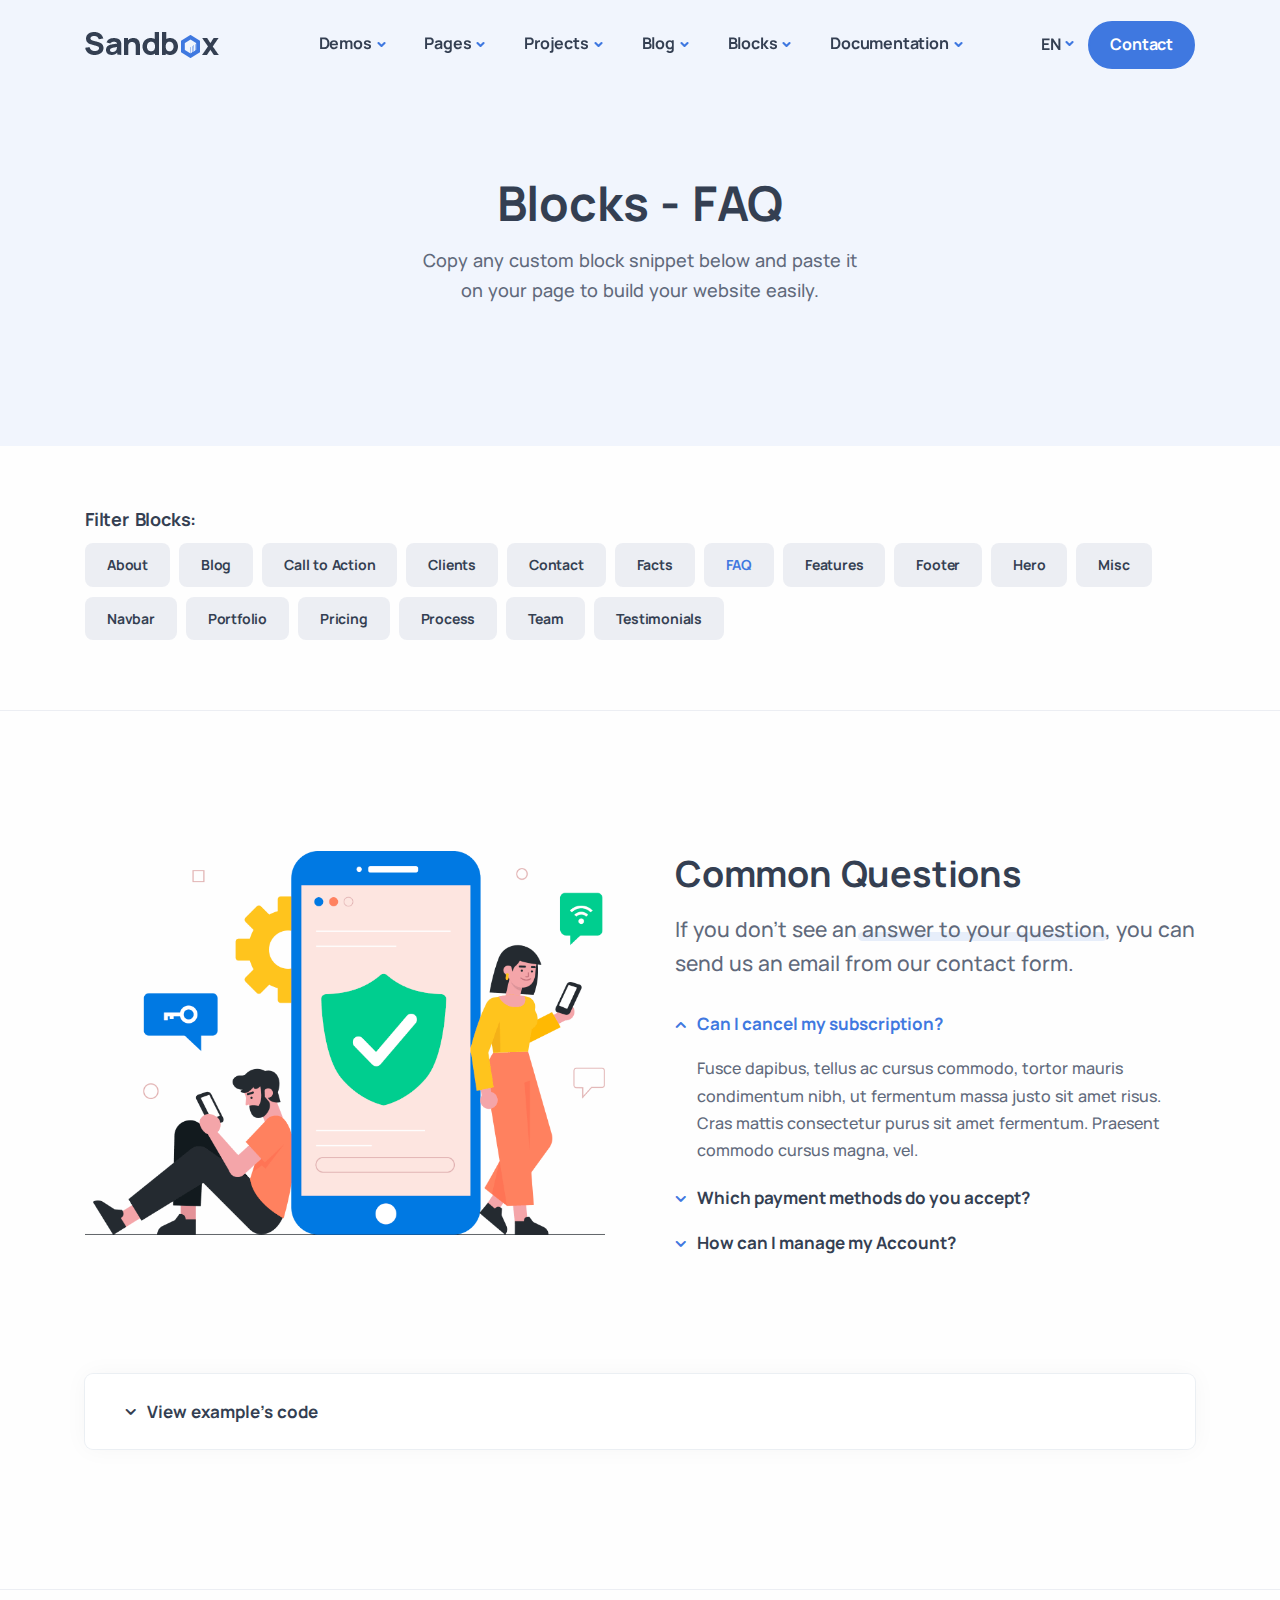
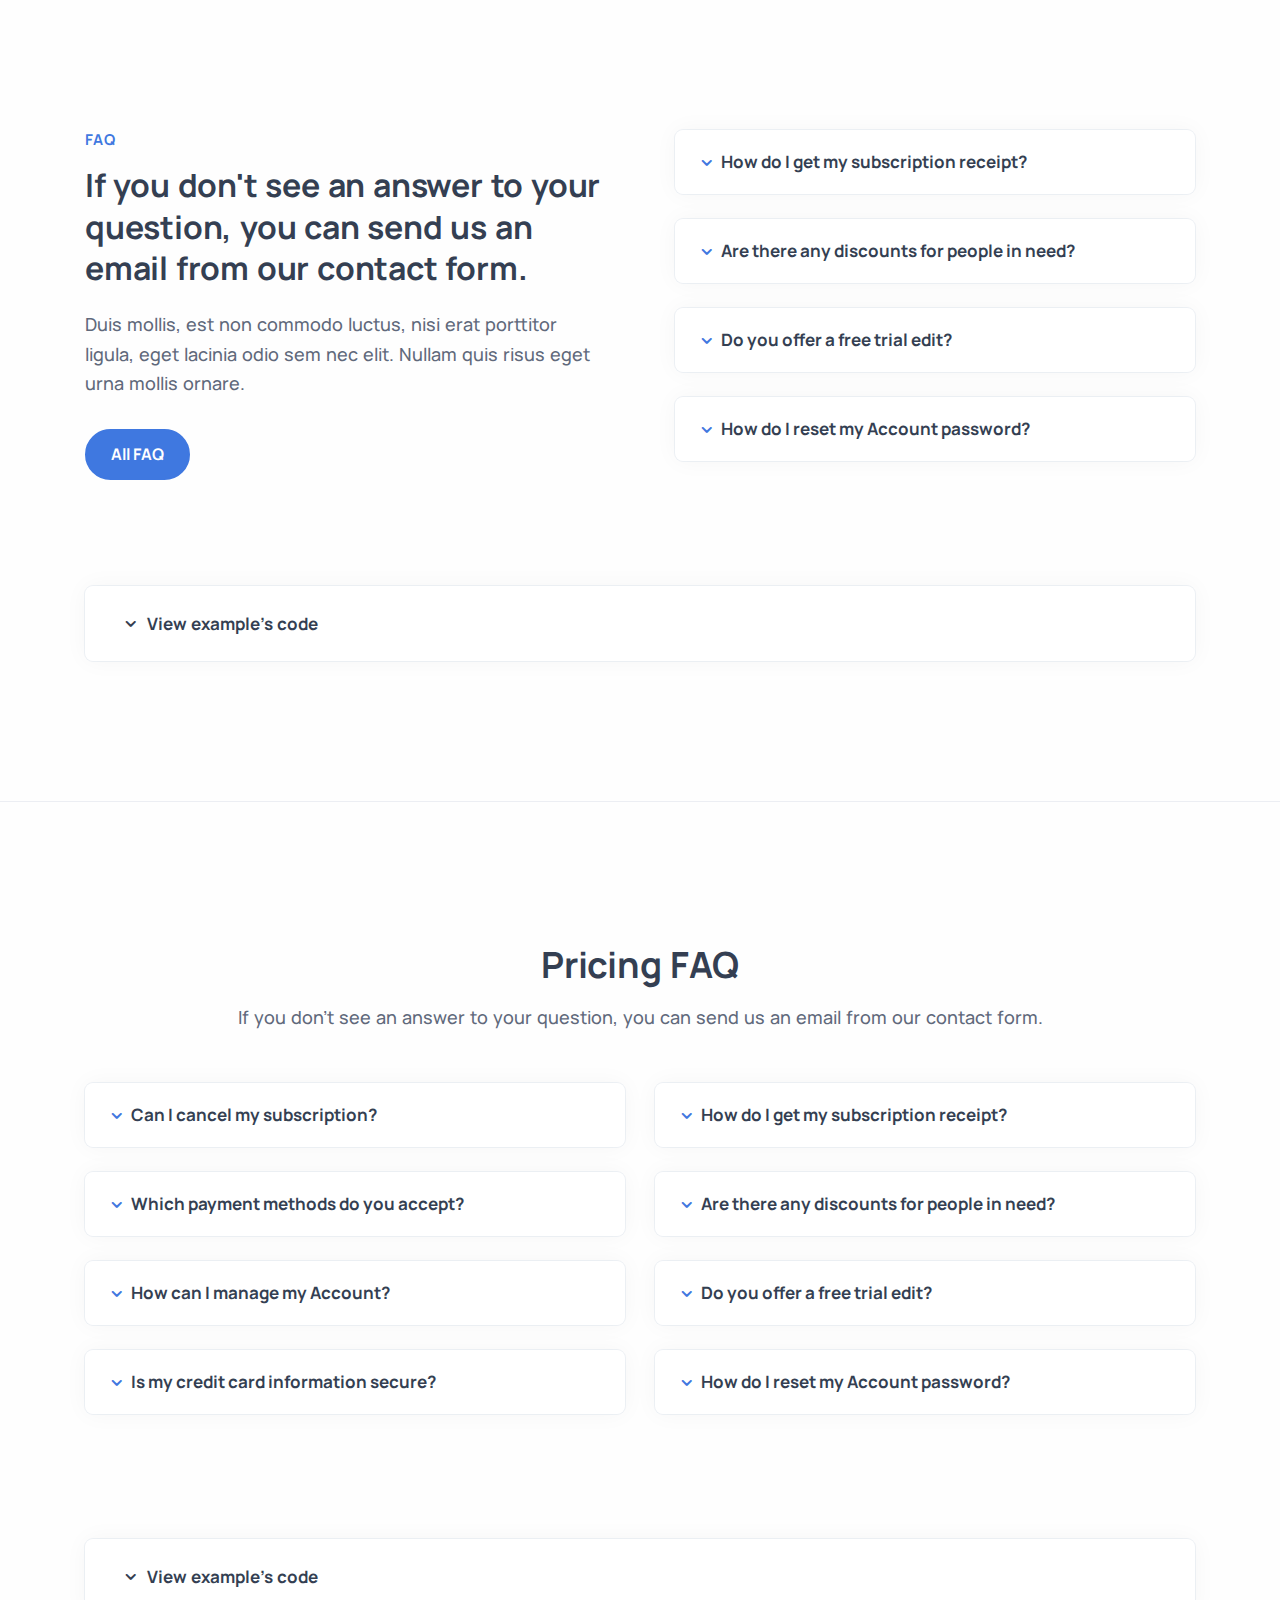
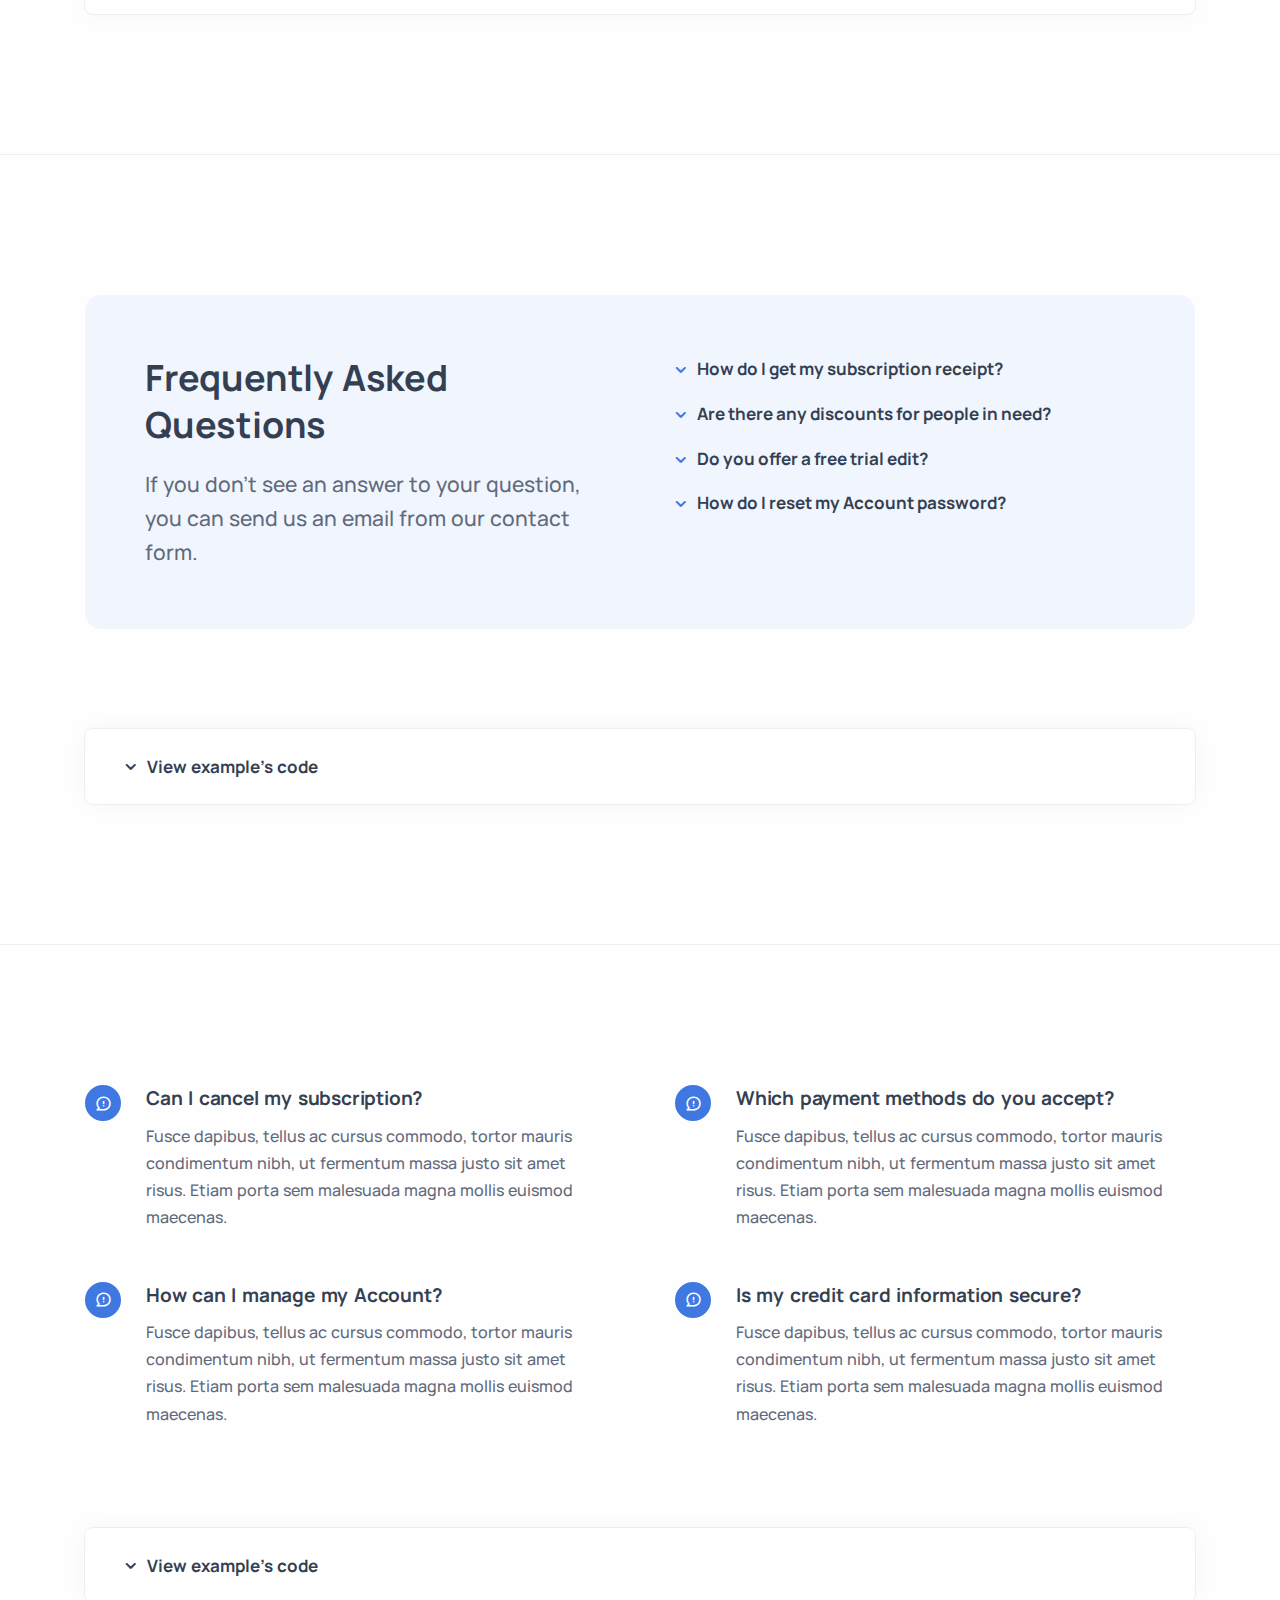
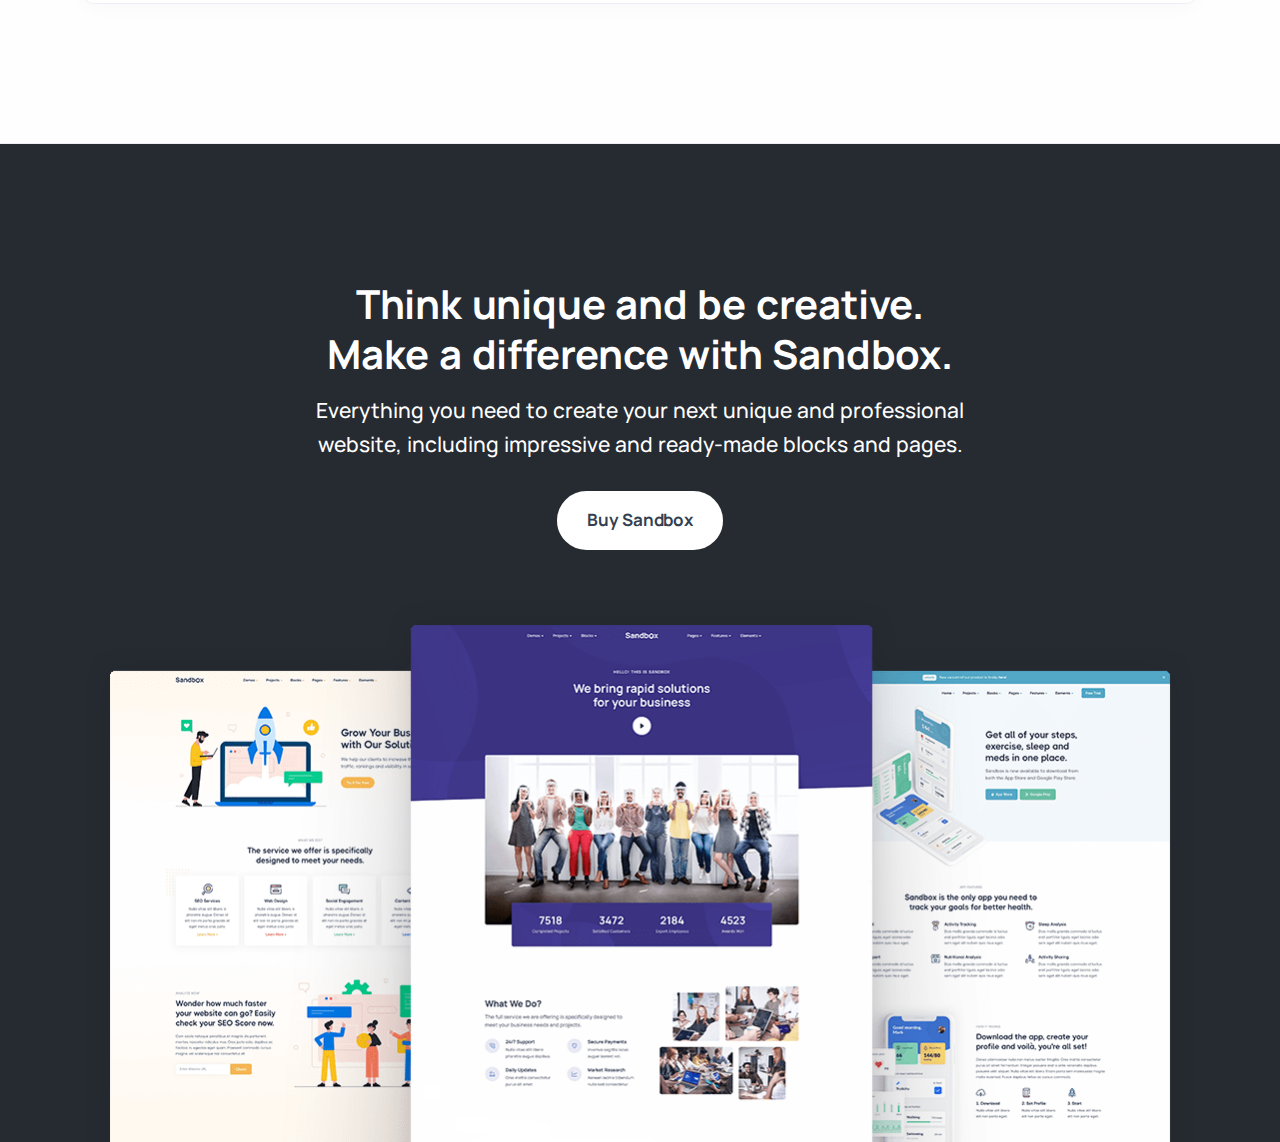
<file: docs/blocks/faq.html>
<!DOCTYPE html>
<html lang="en">

<head>
  <meta charset="utf-8">
  <meta name="viewport" content="width=device-width, initial-scale=1.0">
  <meta name="description" content="An impressive and flawless site template that includes various UI elements and countless features, attractive ready-made blocks and rich pages, basically everything you need to create a unique and professional website.">
  <meta name="keywords" content="bootstrap 5, business, corporate, creative, gulp, marketing, minimal, modern, multipurpose, one page, responsive, saas, sass, seo, startup, html5 template, site template">
  <meta name="author" content="elemis">
  <title>Sandbox - Modern & Multipurpose Bootstrap 5 Template</title>
  <link rel="shortcut icon" href="../../assets/img/favicon.png">
  <link rel="stylesheet" href="../../assets/css/plugins.css">
  <link rel="stylesheet" href="../../assets/css/style.css">
</head>

<body>
  <div class="content-wrapper">
    <header class="wrapper bg-soft-primary">
      <nav class="navbar navbar-expand-lg center-nav transparent navbar-light">
        <div class="container flex-lg-row flex-nowrap align-items-center">
          <div class="navbar-brand w-100">
            <a href="../../index.html">
              <img src="../../assets/img/logo.png" srcset="../../assets/img/logo@2x.png 2x" alt="" />
            </a>
          </div>
          <div class="navbar-collapse offcanvas offcanvas-nav offcanvas-start">
            <div class="offcanvas-header d-lg-none">
              <h3 class="text-white fs-30 mb-0">Sandbox</h3>
              <button type="button" class="btn-close btn-close-white" data-bs-dismiss="offcanvas" aria-label="Close"></button>
            </div>
            <div class="offcanvas-body ms-lg-auto d-flex flex-column h-100">
              <ul class="navbar-nav">
                <li class="nav-item dropdown dropdown-mega">
                  <a class="nav-link dropdown-toggle" href="#" data-bs-toggle="dropdown">Demos</a>
                  <ul class="dropdown-menu mega-menu mega-menu-dark mega-menu-img">
                    <li class="mega-menu-content mega-menu-scroll">
                      <ul class="row row-cols-1 row-cols-lg-6 gx-0 gx-lg-4 gy-lg-2 list-unstyled">
                        <li class="col"><a class="dropdown-item" href="../../demo1.html">
                            <figure class="rounded lift d-none d-lg-block"><img src="../../assets/img/demos/mi1.jpg" srcset="../../assets/img/demos/mi1@2x.jpg 2x" alt=""></figure>
                            <span class="d-lg-none">Demo I</span>
                          </a></li>
                        <li class="col"><a class="dropdown-item" href="../../demo2.html">
                            <figure class="rounded lift d-none d-lg-block"><img src="../../assets/img/demos/mi2.jpg" srcset="../../assets/img/demos/mi2@2x.jpg 2x" alt=""></figure>
                            <span class="d-lg-none">Demo II</span>
                          </a></li>
                        <li class="col"><a class="dropdown-item" href="../../demo3.html">
                            <figure class="rounded lift d-none d-lg-block"><img src="../../assets/img/demos/mi3.jpg" srcset="../../assets/img/demos/mi3@2x.jpg 2x" alt=""></figure>
                            <span class="d-lg-none">Demo III</span>
                          </a></li>
                        <li class="col"><a class="dropdown-item" href="../../demo4.html">
                            <figure class="rounded lift d-none d-lg-block"><img src="../../assets/img/demos/mi4.jpg" srcset="../../assets/img/demos/mi4@2x.jpg 2x" alt=""></figure>
                            <span class="d-lg-none">Demo IV</span>
                          </a></li>
                        <li class="col"><a class="dropdown-item" href="../../demo5.html">
                            <figure class="rounded lift d-none d-lg-block"><img src="../../assets/img/demos/mi5.jpg" srcset="../../assets/img/demos/mi5@2x.jpg 2x" alt=""></figure>
                            <span class="d-lg-none">Demo V</span>
                          </a></li>
                        <li class="col"><a class="dropdown-item" href="../../demo6.html">
                            <figure class="rounded lift d-none d-lg-block"><img src="../../assets/img/demos/mi6.jpg" srcset="../../assets/img/demos/mi6@2x.jpg 2x" alt=""></figure>
                            <span class="d-lg-none">Demo VI</span>
                          </a></li>
                        <li class="col"><a class="dropdown-item" href="../../demo7.html">
                            <figure class="rounded lift d-none d-lg-block"><img src="../../assets/img/demos/mi7.jpg" srcset="../../assets/img/demos/mi7@2x.jpg 2x" alt=""></figure>
                            <span class="d-lg-none">Demo VII</span>
                          </a></li>
                        <li class="col"><a class="dropdown-item" href="../../demo8.html">
                            <figure class="rounded lift d-none d-lg-block"><img src="../../assets/img/demos/mi8.jpg" srcset="../../assets/img/demos/mi8@2x.jpg 2x" alt=""></figure>
                            <span class="d-lg-none">Demo VIII</span>
                          </a></li>
                        <li class="col"><a class="dropdown-item" href="../../demo9.html">
                            <figure class="rounded lift d-none d-lg-block"><img src="../../assets/img/demos/mi9.jpg" srcset="../../assets/img/demos/mi9@2x.jpg 2x" alt=""></figure>
                            <span class="d-lg-none">Demo IX</span>
                          </a></li>
                        <li class="col"><a class="dropdown-item" href="../../demo10.html">
                            <figure class="rounded lift d-none d-lg-block"><img src="../../assets/img/demos/mi10.jpg" srcset="../../assets/img/demos/mi10@2x.jpg 2x" alt=""></figure>
                            <span class="d-lg-none">Demo X</span>
                          </a></li>
                        <li class="col"><a class="dropdown-item" href="../../demo11.html">
                            <figure class="rounded lift d-none d-lg-block"><img src="../../assets/img/demos/mi11.jpg" srcset="../../assets/img/demos/mi11@2x.jpg 2x" alt=""></figure>
                            <span class="d-lg-none">Demo XI</span>
                          </a></li>
                        <li class="col"><a class="dropdown-item" href="../../demo12.html">
                            <figure class="rounded lift d-none d-lg-block"><img src="../../assets/img/demos/mi12.jpg" srcset="../../assets/img/demos/mi12@2x.jpg 2x" alt=""></figure>
                            <span class="d-lg-none">Demo XII</span>
                          </a></li>
                        <li class="col"><a class="dropdown-item" href="../../demo13.html">
                            <figure class="rounded lift d-none d-lg-block"><img src="../../assets/img/demos/mi13.jpg" srcset="../../assets/img/demos/mi13@2x.jpg 2x" alt=""></figure>
                            <span class="d-lg-none">Demo XIII</span>
                          </a></li>
                        <li class="col"><a class="dropdown-item" href="../../demo14.html">
                            <figure class="rounded lift d-none d-lg-block"><img src="../../assets/img/demos/mi14.jpg" srcset="../../assets/img/demos/mi14@2x.jpg 2x" alt=""></figure>
                            <span class="d-lg-none">Demo XIV</span>
                          </a></li>
                        <li class="col"><a class="dropdown-item" href="../../demo15.html">
                            <figure class="rounded lift d-none d-lg-block"><img src="../../assets/img/demos/mi15.jpg" srcset="../../assets/img/demos/mi15@2x.jpg 2x" alt=""></figure>
                            <span class="d-lg-none">Demo XV</span>
                          </a></li>
                        <li class="col"><a class="dropdown-item" href="../../demo16.html">
                            <figure class="rounded lift d-none d-lg-block"><img src="../../assets/img/demos/mi16.jpg" srcset="../../assets/img/demos/mi16@2x.jpg 2x" alt=""></figure>
                            <span class="d-lg-none">Demo XVI</span>
                          </a></li>
                        <li class="col"><a class="dropdown-item" href="../../demo17.html">
                            <figure class="rounded lift d-none d-lg-block"><img src="../../assets/img/demos/mi17.jpg" srcset="../../assets/img/demos/mi17@2x.jpg 2x" alt=""></figure>
                            <span class="d-lg-none">Demo XVII</span>
                          </a></li>
                        <li class="col"><a class="dropdown-item" href="../../demo18.html">
                            <figure class="rounded lift d-none d-lg-block"><img src="../../assets/img/demos/mi18.jpg" srcset="../../assets/img/demos/mi18@2x.jpg 2x" alt=""></figure>
                            <span class="d-lg-none">Demo XVIII</span>
                          </a></li>
                        <li class="col"><a class="dropdown-item" href="../../demo19.html">
                            <figure class="rounded lift d-none d-lg-block"><img src="../../assets/img/demos/mi19.jpg" srcset="../../assets/img/demos/mi19@2x.jpg 2x" alt=""></figure>
                            <span class="d-lg-none">Demo XIX</span>
                          </a></li>
                        <li class="col"><a class="dropdown-item" href="../../demo20.html">
                            <figure class="rounded lift d-none d-lg-block"><img src="../../assets/img/demos/mi20.jpg" srcset="../../assets/img/demos/mi20@2x.jpg 2x" alt=""></figure>
                            <span class="d-lg-none">Demo XX</span>
                          </a></li>
                        <li class="col"><a class="dropdown-item" href="../../demo21.html">
                            <figure class="rounded lift d-none d-lg-block"><img src="../../assets/img/demos/mi21.jpg" srcset="../../assets/img/demos/mi21@2x.jpg 2x" alt=""></figure>
                            <span class="d-lg-none">Demo XXI</span>
                          </a></li>
                        <li class="col"><a class="dropdown-item" href="../../demo22.html">
                            <figure class="rounded lift d-none d-lg-block"><img src="../../assets/img/demos/mi22.jpg" srcset="../../assets/img/demos/mi22@2x.jpg 2x" alt=""></figure>
                            <span class="d-lg-none">Demo XXII</span>
                          </a></li>
                        <li class="col"><a class="dropdown-item" href="../../demo23.html">
                            <figure class="rounded lift d-none d-lg-block"><img src="../../assets/img/demos/mi23.jpg" srcset="../../assets/img/demos/mi23@2x.jpg 2x" alt=""></figure>
                            <span class="d-lg-none">Demo XXIII</span>
                          </a></li>
                        <li class="col"><a class="dropdown-item" href="../../demo24.html">
                            <figure class="rounded lift d-none d-lg-block"><img src="../../assets/img/demos/mi24.jpg" srcset="../../assets/img/demos/mi24@2x.jpg 2x" alt=""></figure>
                            <span class="d-lg-none">Demo XXIV</span>
                          </a></li>
                        <li class="col"><a class="dropdown-item" href="../../demo25.html">
                            <figure class="rounded lift d-none d-lg-block"><img src="../../assets/img/demos/mi25.jpg" srcset="../../assets/img/demos/mi25@2x.jpg 2x" alt=""></figure>
                            <span class="d-lg-none">Demo XXV</span>
                          </a></li>
                        <li class="col"><a class="dropdown-item" href="../../demo26.html">
                            <figure class="rounded lift d-none d-lg-block"><img src="../../assets/img/demos/mi26.jpg" srcset="../../assets/img/demos/mi26@2x.jpg 2x" alt=""></figure>
                            <span class="d-lg-none">Demo XXVI</span>
                          </a></li>
                        <li class="col"><a class="dropdown-item" href="../../demo27.html">
                            <figure class="rounded lift d-none d-lg-block"><img src="../../assets/img/demos/mi27.jpg" srcset="../../assets/img/demos/mi27@2x.jpg 2x" alt=""></figure>
                            <span class="d-lg-none">Demo XXVII</span>
                          </a></li>
                      </ul>
                      <!--/.row -->
                      <span class="d-none d-lg-flex"><i class="uil uil-direction"></i><strong>Scroll to view more</strong></span>
                    </li>
                    <!--/.mega-menu-content-->
                  </ul>
                  <!--/.dropdown-menu -->
                </li>
                <li class="nav-item dropdown">
                  <a class="nav-link dropdown-toggle" href="#" data-bs-toggle="dropdown">Pages</a>
                  <ul class="dropdown-menu">
                    <li class="dropdown dropdown-submenu dropend"><a class="dropdown-item dropdown-toggle" href="#" data-bs-toggle="dropdown">Services</a>
                      <ul class="dropdown-menu">
                        <li class="nav-item"><a class="dropdown-item" href="../../services.html">Services I</a></li>
                        <li class="nav-item"><a class="dropdown-item" href="../../services2.html">Services II</a></li>
                      </ul>
                    </li>
                    <li class="dropdown dropdown-submenu dropend"><a class="dropdown-item dropdown-toggle" href="#" data-bs-toggle="dropdown">About</a>
                      <ul class="dropdown-menu">
                        <li class="nav-item"><a class="dropdown-item" href="../../about.html">About I</a></li>
                        <li class="nav-item"><a class="dropdown-item" href="../../about2.html">About II</a></li>
                      </ul>
                    </li>
                    <li class="dropdown dropdown-submenu dropend"><a class="dropdown-item dropdown-toggle" href="#" data-bs-toggle="dropdown">Shop</a>
                      <ul class="dropdown-menu">
                        <li class="nav-item"><a class="dropdown-item" href="../../shop.html">Shop I</a></li>
                        <li class="nav-item"><a class="dropdown-item" href="../../shop2.html">Shop II</a></li>
                        <li class="nav-item"><a class="dropdown-item" href="../../shop-product.html">Product Page</a></li>
                        <li class="nav-item"><a class="dropdown-item" href="../../shop-cart.html">Shopping Cart</a></li>
                        <li class="nav-item"><a class="dropdown-item" href="../../shop-checkout.html">Checkout</a></li>
                      </ul>
                    </li>
                    <li class="dropdown dropdown-submenu dropend"><a class="dropdown-item dropdown-toggle" href="#" data-bs-toggle="dropdown">Contact</a>
                      <ul class="dropdown-menu">
                        <li class="nav-item"><a class="dropdown-item" href="../../contact.html">Contact I</a></li>
                        <li class="nav-item"><a class="dropdown-item" href="../../contact2.html">Contact II</a></li>
                        <li class="nav-item"><a class="dropdown-item" href="../../contact3.html">Contact III</a></li>
                      </ul>
                    </li>
                    <li class="dropdown dropdown-submenu dropend"><a class="dropdown-item dropdown-toggle" href="#" data-bs-toggle="dropdown">Career</a>
                      <ul class="dropdown-menu">
                        <li class="nav-item"><a class="dropdown-item" href="../../career.html">Job Listing I</a></li>
                        <li class="nav-item"><a class="dropdown-item" href="../../career2.html">Job Listing II</a></li>
                        <li class="nav-item"><a class="dropdown-item" href="../../career-job.html">Job Description</a></li>
                      </ul>
                    </li>
                    <li class="dropdown dropdown-submenu dropend"><a class="dropdown-item dropdown-toggle" href="#" data-bs-toggle="dropdown">Utility</a>
                      <ul class="dropdown-menu">
                        <li class="nav-item"><a class="dropdown-item" href="../../404.html">404 Not Found</a></li>
                        <li class="nav-item"><a class="dropdown-item" href="../../page-loader.html">Page Loader</a></li>
                        <li class="nav-item"><a class="dropdown-item" href="../../signin.html">Sign In I</a></li>
                        <li class="nav-item"><a class="dropdown-item" href="../../signin2.html">Sign In II</a></li>
                        <li class="nav-item"><a class="dropdown-item" href="../../signup.html">Sign Up I</a></li>
                        <li class="nav-item"><a class="dropdown-item" href="../../signup2.html">Sign Up II</a></li>
                        <li class="nav-item"><a class="dropdown-item" href="../../terms.html">Terms</a></li>
                      </ul>
                    </li>
                    <li class="nav-item"><a class="dropdown-item" href="../../pricing.html">Pricing</a></li>
                    <li class="nav-item"><a class="dropdown-item" href="../../onepage.html">One Page</a></li>
                  </ul>
                </li>
                <li class="nav-item dropdown">
                  <a class="nav-link dropdown-toggle" href="#" data-bs-toggle="dropdown">Projects</a>
                  <div class="dropdown-menu dropdown-lg">
                    <div class="dropdown-lg-content">
                      <div>
                        <h6 class="dropdown-header">Project Pages</h6>
                        <ul class="list-unstyled">
                          <li><a class="dropdown-item" href="../../projects.html">Projects I</a></li>
                          <li><a class="dropdown-item" href="../../projects2.html">Projects II</a></li>
                          <li><a class="dropdown-item" href="../../projects3.html">Projects III</a></li>
                          <li><a class="dropdown-item" href="../../projects4.html">Projects IV</a></li>
                        </ul>
                      </div>
                      <!-- /.column -->
                      <div>
                        <h6 class="dropdown-header">Single Projects</h6>
                        <ul class="list-unstyled">
                          <li><a class="dropdown-item" href="../../single-project.html">Single Project I</a></li>
                          <li><a class="dropdown-item" href="../../single-project2.html">Single Project II</a></li>
                          <li><a class="dropdown-item" href="../../single-project3.html">Single Project III</a></li>
                          <li><a class="dropdown-item" href="../../single-project4.html">Single Project IV</a></li>
                        </ul>
                      </div>
                      <!-- /.column -->
                    </div>
                    <!-- /auto-column -->
                  </div>
                </li>
                <li class="nav-item dropdown">
                  <a class="nav-link dropdown-toggle" href="#" data-bs-toggle="dropdown">Blog</a>
                  <ul class="dropdown-menu">
                    <li class="nav-item"><a class="dropdown-item" href="../../blog.html">Blog without Sidebar</a></li>
                    <li class="nav-item"><a class="dropdown-item" href="../../blog2.html">Blog with Sidebar</a></li>
                    <li class="nav-item"><a class="dropdown-item" href="../../blog3.html">Blog with Left Sidebar</a></li>
                    <li class="dropdown dropdown-submenu dropend"><a class="dropdown-item dropdown-toggle" href="#" data-bs-toggle="dropdown">Blog Posts</a>
                      <ul class="dropdown-menu">
                        <li class="nav-item"><a class="dropdown-item" href="../../blog-post.html">Post without Sidebar</a></li>
                        <li class="nav-item"><a class="dropdown-item" href="../../blog-post2.html">Post with Sidebar</a></li>
                        <li class="nav-item"><a class="dropdown-item" href="../../blog-post3.html">Post with Left Sidebar</a></li>
                      </ul>
                    </li>
                  </ul>
                </li>
                <li class="nav-item dropdown dropdown-mega">
                  <a class="nav-link dropdown-toggle" href="#" data-bs-toggle="dropdown">Blocks</a>
                  <ul class="dropdown-menu mega-menu mega-menu-dark mega-menu-img">
                    <li class="mega-menu-content">
                      <ul class="row row-cols-1 row-cols-lg-6 gx-0 gx-lg-6 gy-lg-4 list-unstyled">
                        <li class="col"><a class="dropdown-item" href="../../docs/blocks/about.html">
                            <div class="rounded img-svg d-none d-lg-block p-4 mb-lg-2"><img class="rounded-0" src="../../assets/img/demos/block1.svg" alt=""></div>
                            <span>About</span>
                          </a>
                        </li>
                        <li class="col"><a class="dropdown-item" href="../../docs/blocks/blog.html">
                            <div class="rounded img-svg d-none d-lg-block p-4 mb-lg-2"><img class="rounded-0" src="../../assets/img/demos/block2.svg" alt=""></div>
                            <span>Blog</span>
                          </a>
                        </li>
                        <li class="col"><a class="dropdown-item" href="../../docs/blocks/call-to-action.html">
                            <div class="rounded img-svg d-none d-lg-block p-4 mb-lg-2"><img class="rounded-0" src="../../assets/img/demos/block3.svg" alt=""></div>
                            <span>Call to Action</span>
                          </a>
                        </li>
                        <li class="col"><a class="dropdown-item" href="../../docs/blocks/clients.html">
                            <div class="rounded img-svg d-none d-lg-block p-4 mb-lg-2"><img class="rounded-0" src="../../assets/img/demos/block4.svg" alt=""></div>
                            <span>Clients</span>
                          </a>
                        </li>
                        <li class="col"><a class="dropdown-item" href="../../docs/blocks/contact.html">
                            <div class="rounded img-svg d-none d-lg-block p-4 mb-lg-2"><img class="rounded-0" src="../../assets/img/demos/block5.svg" alt=""></div>
                            <span>Contact</span>
                          </a>
                        </li>
                        <li class="col"><a class="dropdown-item" href="../../docs/blocks/facts.html">
                            <div class="rounded img-svg d-none d-lg-block p-4 mb-lg-2"><img class="rounded-0" src="../../assets/img/demos/block6.svg" alt=""></div>
                            <span>Facts</span>
                          </a>
                        </li>
                        <li class="col"><a class="dropdown-item" href="../../docs/blocks/faq.html">
                            <div class="rounded img-svg d-none d-lg-block p-4 mb-lg-2"><img class="rounded-0" src="../../assets/img/demos/block7.svg" alt=""></div>
                            <span>FAQ</span>
                          </a>
                        </li>
                        <li class="col"><a class="dropdown-item" href="../../docs/blocks/features.html">
                            <div class="rounded img-svg d-none d-lg-block p-4 mb-lg-2"><img class="rounded-0" src="../../assets/img/demos/block8.svg" alt=""></div>
                            <span>Features</span>
                          </a>
                        </li>
                        <li class="col"><a class="dropdown-item" href="../../docs/blocks/footer.html">
                            <div class="rounded img-svg d-none d-lg-block p-4 mb-lg-2"><img class="rounded-0" src="../../assets/img/demos/block9.svg" alt=""></div>
                            <span>Footer</span>
                          </a>
                        </li>
                        <li class="col"><a class="dropdown-item" href="../../docs/blocks/hero.html">
                            <div class="rounded img-svg d-none d-lg-block p-4 mb-lg-2"><img class="rounded-0" src="../../assets/img/demos/block10.svg" alt=""></div>
                            <span>Hero</span>
                          </a>
                        </li>
                        <li class="col"><a class="dropdown-item" href="../../docs/blocks/misc.html">
                            <div class="rounded img-svg d-none d-lg-block p-4 mb-lg-2"><img class="rounded-0" src="../../assets/img/demos/block17.svg" alt=""></div>
                            <span>Misc</span>
                          </a>
                        </li>
                        <li class="col"><a class="dropdown-item" href="../../docs/blocks/navbar.html">
                            <div class="rounded img-svg d-none d-lg-block p-4 mb-lg-2"><img class="rounded-0" src="../../assets/img/demos/block11.svg" alt=""></div>
                            <span>Navbar</span>
                          </a>
                        </li>
                        <li class="col"><a class="dropdown-item" href="../../docs/blocks/portfolio.html">
                            <div class="rounded img-svg d-none d-lg-block p-4 mb-lg-2"><img class="rounded-0" src="../../assets/img/demos/block12.svg" alt=""></div>
                            <span>Portfolio</span>
                          </a>
                        </li>
                        <li class="col"><a class="dropdown-item" href="../../docs/blocks/pricing.html">
                            <div class="rounded img-svg d-none d-lg-block p-4 mb-lg-2"><img class="rounded-0" src="../../assets/img/demos/block13.svg" alt=""></div>
                            <span>Pricing</span>
                          </a>
                        </li>
                        <li class="col"><a class="dropdown-item" href="../../docs/blocks/process.html">
                            <div class="rounded img-svg d-none d-lg-block p-4 mb-lg-2"><img class="rounded-0" src="../../assets/img/demos/block14.svg" alt=""></div>
                            <span>Process</span>
                          </a>
                        </li>
                        <li class="col"><a class="dropdown-item" href="../../docs/blocks/team.html">
                            <div class="rounded img-svg d-none d-lg-block p-4 mb-lg-2"><img class="rounded-0" src="../../assets/img/demos/block15.svg" alt=""></div>
                            <span>Team</span>
                          </a>
                        </li>
                        <li class="col"><a class="dropdown-item" href="../../docs/blocks/testimonials.html">
                            <div class="rounded img-svg d-none d-lg-block p-4 mb-lg-2"><img class="rounded-0" src="../../assets/img/demos/block16.svg" alt=""></div>
                            <span>Testimonials</span>
                          </a>
                        </li>
                      </ul>
                      <!--/.row -->
                    </li>
                    <!--/.mega-menu-content-->
                  </ul>
                  <!--/.dropdown-menu -->
                </li>
                <li class="nav-item dropdown dropdown-mega">
                  <a class="nav-link dropdown-toggle" href="#" data-bs-toggle="dropdown">Documentation</a>
                  <ul class="dropdown-menu mega-menu">
                    <li class="mega-menu-content">
                      <div class="row gx-0 gx-lg-3">
                        <div class="col-lg-4">
                          <h6 class="dropdown-header">Usage</h6>
                          <ul class="list-unstyled cc-2 pb-lg-1">
                            <li><a class="dropdown-item" href="../../docs/index.html">Get Started</a></li>
                            <li><a class="dropdown-item" href="../../docs/forms.html">Forms</a></li>
                            <li><a class="dropdown-item" href="../../docs/faq.html">FAQ</a></li>
                            <li><a class="dropdown-item" href="../../docs/changelog.html">Changelog</a></li>
                            <li><a class="dropdown-item" href="../../docs/credits.html">Credits</a></li>
                          </ul>
                          <h6 class="dropdown-header mt-lg-6">Styleguide</h6>
                          <ul class="list-unstyled cc-2">
                            <li><a class="dropdown-item" href="../../docs/styleguide/colors.html">Colors</a></li>
                            <li><a class="dropdown-item" href="../../docs/styleguide/fonts.html">Fonts</a></li>
                            <li><a class="dropdown-item" href="../../docs/styleguide/icons-svg.html">SVG Icons</a></li>
                            <li><a class="dropdown-item" href="../../docs/styleguide/icons-font.html">Font Icons</a></li>
                            <li><a class="dropdown-item" href="../../docs/styleguide/illustrations.html">Illustrations</a></li>
                            <li><a class="dropdown-item" href="../../docs/styleguide/backgrounds.html">Backgrounds</a></li>
                            <li><a class="dropdown-item" href="../../docs/styleguide/misc.html">Misc</a></li>
                          </ul>
                        </div>
                        <!--/column -->
                        <div class="col-lg-8">
                          <h6 class="dropdown-header">Elements</h6>
                          <ul class="list-unstyled cc-3">
                            <li><a class="dropdown-item" href="../../docs/elements/accordion.html">Accordion</a></li>
                            <li><a class="dropdown-item" href="../../docs/elements/alerts.html">Alerts</a></li>
                            <li><a class="dropdown-item" href="../../docs/elements/animations.html">Animations</a></li>
                            <li><a class="dropdown-item" href="../../docs/elements/avatars.html">Avatars</a></li>
                            <li><a class="dropdown-item" href="../../docs/elements/background.html">Background</a></li>
                            <li><a class="dropdown-item" href="../../docs/elements/badges.html">Badges</a></li>
                            <li><a class="dropdown-item" href="../../docs/elements/buttons.html">Buttons</a></li>
                            <li><a class="dropdown-item" href="../../docs/elements/card.html">Card</a></li>
                            <li><a class="dropdown-item" href="../../docs/elements/carousel.html">Carousel</a></li>
                            <li><a class="dropdown-item" href="../../docs/elements/dividers.html">Dividers</a></li>
                            <li><a class="dropdown-item" href="../../docs/elements/form-elements.html">Form Elements</a></li>
                            <li><a class="dropdown-item" href="../../docs/elements/image-hover.html">Image Hover</a></li>
                            <li><a class="dropdown-item" href="../../docs/elements/image-mask.html">Image Mask</a></li>
                            <li><a class="dropdown-item" href="../../docs/elements/lightbox.html">Lightbox</a></li>
                            <li><a class="dropdown-item" href="../../docs/elements/player.html">Media Player</a></li>
                            <li><a class="dropdown-item" href="../../docs/elements/modal.html">Modal</a></li>
                            <li><a class="dropdown-item" href="../../docs/elements/pagination.html">Pagination</a></li>
                            <li><a class="dropdown-item" href="../../docs/elements/progressbar.html">Progressbar</a></li>
                            <li><a class="dropdown-item" href="../../docs/elements/shadows.html">Shadows</a></li>
                            <li><a class="dropdown-item" href="../../docs/elements/shapes.html">Shapes</a></li>
                            <li><a class="dropdown-item" href="../../docs/elements/tables.html">Tables</a></li>
                            <li><a class="dropdown-item" href="../../docs/elements/tabs.html">Tabs</a></li>
                            <li><a class="dropdown-item" href="../../docs/elements/text-animations.html">Text Animations</a></li>
                            <li><a class="dropdown-item" href="../../docs/elements/text-highlight.html">Text Highlight</a></li>
                            <li><a class="dropdown-item" href="../../docs/elements/tiles.html">Tiles</a></li>
                            <li><a class="dropdown-item" href="../../docs/elements/tooltips-popovers.html">Tooltips & Popovers</a></li>
                            <li><a class="dropdown-item" href="../../docs/elements/typography.html">Typography</a></li>
                          </ul>
                        </div>
                        <!--/column -->
                      </div>
                      <!--/.row -->
                    </li>
                    <!--/.mega-menu-content-->
                  </ul>
                  <!--/.dropdown-menu -->
                </li>
              </ul>
              <!-- /.navbar-nav -->
              <div class="offcanvas-footer d-lg-none">
                <div>
                  <a href="mailto:first.last@email.com" class="link-inverse">info@email.com</a>
                  <br /> 00 (123) 456 78 90 <br />
                  <nav class="nav social social-white mt-4">
                    <a href="#"><i class="uil uil-twitter"></i></a>
                    <a href="#"><i class="uil uil-facebook-f"></i></a>
                    <a href="#"><i class="uil uil-dribbble"></i></a>
                    <a href="#"><i class="uil uil-instagram"></i></a>
                    <a href="#"><i class="uil uil-youtube"></i></a>
                  </nav>
                  <!-- /.social -->
                </div>
              </div>
              <!-- /.offcanvas-footer -->
            </div>
            <!-- /.offcanvas-body -->
          </div>
          <!-- /.navbar-collapse -->
          <div class="navbar-other w-100 d-flex ms-auto">
            <ul class="navbar-nav flex-row align-items-center ms-auto">
              <li class="nav-item dropdown language-select text-uppercase">
                <a class="nav-link dropdown-item dropdown-toggle" href="#" role="button" data-bs-toggle="dropdown" aria-haspopup="true" aria-expanded="false">En</a>
                <ul class="dropdown-menu">
                  <li class="nav-item"><a class="dropdown-item" href="#">En</a></li>
                  <li class="nav-item"><a class="dropdown-item" href="#">De</a></li>
                  <li class="nav-item"><a class="dropdown-item" href="#">Es</a></li>
                </ul>
              </li>
              <li class="nav-item d-none d-md-block">
                <a href="../../contact.html" class="btn btn-sm btn-primary rounded-pill">Contact</a>
              </li>
              <li class="nav-item d-lg-none">
                <button class="hamburger offcanvas-nav-btn"><span></span></button>
              </li>
            </ul>
            <!-- /.navbar-nav -->
          </div>
          <!-- /.navbar-other -->
        </div>
        <!-- /.container -->
      </nav>
      <!-- /.navbar -->
    </header>
    <!-- /header -->
    <section class="wrapper bg-soft-primary">
      <div class="container pt-10 pb-12 pt-md-14 pb-md-16 text-center">
        <div class="row">
          <div class="col-md-9 col-lg-7 col-xl-5 mx-auto">
            <h1 class="display-1 mb-3">Blocks - FAQ</h1>
            <p class="lead px-xxl-10">Copy any custom block snippet below and paste it on your page to build your website easily.</p>
          </div>
          <!-- /column -->
        </div>
        <!-- /.row -->
      </div>
      <!-- /.container -->
    </section>
    <!-- /section -->
    <section class="wrapper bg-light wrapper-border">
      <div class="container py-11">
        <h2 class="h5">Filter Blocks:</h2>
        <ul class="list-inline mb-0">
          <li class="list-inline-item me-1 mb-2"><a href="../../docs/blocks/about.html" class="btn btn-soft-ash btn-sm rounded ">About</a></li>
          <li class="list-inline-item me-1 mb-2"><a href="../../docs/blocks/blog.html" class="btn btn-soft-ash btn-sm rounded ">Blog</a></li>
          <li class="list-inline-item me-1 mb-2"><a href="../../docs/blocks/call-to-action.html" class="btn btn-soft-ash btn-sm rounded ">Call to Action</a></li>
          <li class="list-inline-item me-1 mb-2"><a href="../../docs/blocks/clients.html" class="btn btn-soft-ash btn-sm rounded ">Clients</a></li>
          <li class="list-inline-item me-1 mb-2"><a href="../../docs/blocks/contact.html" class="btn btn-soft-ash btn-sm rounded ">Contact</a></li>
          <li class="list-inline-item me-1 mb-2"><a href="../../docs/blocks/facts.html" class="btn btn-soft-ash btn-sm rounded ">Facts</a></li>
          <li class="list-inline-item me-1 mb-2"><a href="../../docs/blocks/faq.html" class="btn btn-soft-ash btn-sm rounded text-primary pe-none">FAQ</a></li>
          <li class="list-inline-item me-1 mb-2"><a href="../../docs/blocks/features.html" class="btn btn-soft-ash btn-sm rounded ">Features</a></li>
          <li class="list-inline-item me-1 mb-2"><a href="../../docs/blocks/footer.html" class="btn btn-soft-ash btn-sm rounded ">Footer</a></li>
          <li class="list-inline-item me-1 mb-2"><a href="../../docs/blocks/hero.html" class="btn btn-soft-ash btn-sm rounded ">Hero</a></li>
          <li class="list-inline-item me-1 mb-2"><a href="../../docs/blocks/misc.html" class="btn btn-soft-ash btn-sm rounded ">Misc</a></li>
          <li class="list-inline-item me-1 mb-2"><a href="../../docs/blocks/navbar.html" class="btn btn-soft-ash btn-sm rounded ">Navbar</a></li>
          <li class="list-inline-item me-1 mb-2"><a href="../../docs/blocks/portfolio.html" class="btn btn-soft-ash btn-sm rounded ">Portfolio</a></li>
          <li class="list-inline-item me-1 mb-2"><a href="../../docs/blocks/pricing.html" class="btn btn-soft-ash btn-sm rounded ">Pricing</a></li>
          <li class="list-inline-item me-1 mb-2"><a href="../../docs/blocks/process.html" class="btn btn-soft-ash btn-sm rounded ">Process</a></li>
          <li class="list-inline-item me-1 mb-2"><a href="../../docs/blocks/team.html" class="btn btn-soft-ash btn-sm rounded ">Team</a></li>
          <li class="list-inline-item me-1 mb-2"><a href="../../docs/blocks/testimonials.html" class="btn btn-soft-ash btn-sm rounded ">Testimonials</a></li>
        </ul>
      </div>
      <!-- /.container -->
    </section>
    <!-- /section -->
    <section id="snippet-1" class="wrapper bg-light wrapper-border">
      <div class="container pt-15 pt-md-17 pb-13 pb-md-15">
        <div class="row gx-lg-8 gx-xl-12 gy-10">
          <div class="col-lg-6">
            <figure><img class="w-auto" src="../../assets/img/illustrations/i5.png" srcset="../../assets/img/illustrations/i5@2x.png 2x" alt="" /></figure>
          </div>
          <!--/column -->
          <div class="col-lg-6">
            <h2 class="display-4 mb-3">Common Questions</h2>
            <p class="lead fs-lg mb-6 pe-xxl-10">If you don't see an <span class="underline">answer to your question</span>, you can send us an email from our contact form.</p>
            <div class="accordion accordion-wrapper" id="accordionExample-2">
              <div class="card plain accordion-item">
                <div class="card-header" id="headingOne-2">
                  <button class="accordion-button" data-bs-toggle="collapse" data-bs-target="#collapseOne-2" aria-expanded="true" aria-controls="collapseOne-2"> Can I cancel my subscription? </button>
                </div>
                <!--/.card-header -->
                <div id="collapseOne-2" class="accordion-collapse collapse show" aria-labelledby="headingOne-2" data-bs-parent="#accordionExample-2">
                  <div class="card-body">
                    <p>Fusce dapibus, tellus ac cursus commodo, tortor mauris condimentum nibh, ut fermentum massa justo sit amet risus. Cras mattis consectetur purus sit amet fermentum. Praesent commodo cursus magna, vel.</p>
                  </div>
                  <!--/.card-body -->
                </div>
                <!--/.accordion-collapse -->
              </div>
              <!--/.accordion-item -->
              <div class="card plain accordion-item">
                <div class="card-header" id="headingTwo-2">
                  <button class="collapsed" data-bs-toggle="collapse" data-bs-target="#collapseTwo-2" aria-expanded="false" aria-controls="collapseTwo-2"> Which payment methods do you accept? </button>
                </div>
                <!--/.card-header -->
                <div id="collapseTwo-2" class="accordion-collapse collapse" aria-labelledby="headingTwo-2" data-bs-parent="#accordionExample-2">
                  <div class="card-body">
                    <p>Fusce dapibus, tellus ac cursus commodo, tortor mauris condimentum nibh, ut fermentum massa justo sit amet risus. Cras mattis consectetur purus sit amet fermentum. Praesent commodo cursus magna, vel.</p>
                  </div>
                  <!--/.card-body -->
                </div>
                <!--/.accordion-collapse -->
              </div>
              <!--/.accordion-item -->
              <div class="card plain accordion-item">
                <div class="card-header" id="headingThree-2">
                  <button class="collapsed" data-bs-toggle="collapse" data-bs-target="#collapseThree-2" aria-expanded="false" aria-controls="collapseThree-2"> How can I manage my Account? </button>
                </div>
                <!--/.card-header -->
                <div id="collapseThree-2" class="accordion-collapse collapse" aria-labelledby="headingThree-2" data-bs-parent="#accordionExample-2">
                  <div class="card-body">
                    <p>Fusce dapibus, tellus ac cursus commodo, tortor mauris condimentum nibh, ut fermentum massa justo sit amet risus. Cras mattis consectetur purus sit amet fermentum. Praesent commodo cursus magna, vel.</p>
                  </div>
                  <!--/.card-body -->
                </div>
                <!--/.accordion-collapse -->
              </div>
              <!--/.accordion-item -->
            </div>
            <!--/.accordion -->
          </div>
          <!--/column -->
        </div>
        <!--/.row -->
      </div>
      <!-- /.container -->
      <div class="container pb-15 pb-md-17">
        <div class="card">
          <div class="card-footer border-0 position-relative">
            <a class="collapse-link collapsed stretched-link" data-bs-toggle="collapse" href="#collapse-snippet-1">View example's code</a>
          </div>
          <!--/.card-footer -->
          <div id="collapse-snippet-1" class="card-footer bg-dark p-0 accordion-collapse collapse">
            <div class="code-wrapper">
              <div class="code-wrapper-inner">
                <pre class="language-html"><code>&lt;section class=&quot;wrapper bg-light&quot;&gt;
  &lt;div class=&quot;container py-14 py-md-16&quot;&gt;
    &lt;div class=&quot;row gx-lg-8 gx-xl-12 gy-10&quot;&gt;
      &lt;div class=&quot;col-lg-6&quot;&gt;
        &lt;figure&gt;&lt;img class=&quot;w-auto&quot; src=&quot;./assets/img/illustrations/i5.png&quot; srcset=&quot;./assets/img/illustrations/i5@2x.png 2x&quot; alt=&quot;&quot; /&gt;&lt;/figure&gt;
      &lt;/div&gt;
      &lt;!--/column --&gt;
      &lt;div class=&quot;col-lg-6&quot;&gt;
        &lt;h2 class=&quot;display-4 mb-3&quot;&gt;Common Questions&lt;/h2&gt;
        &lt;p class=&quot;lead fs-lg mb-6 pe-xxl-10&quot;&gt;If you don&apos;t see an &lt;span class=&quot;underline&quot;&gt;answer to your question&lt;/span&gt;, you can send us an email from our contact form.&lt;/p&gt;
        &lt;div class=&quot;accordion accordion-wrapper&quot; id=&quot;accordionExample-2&quot;&gt;
          &lt;div class=&quot;card plain accordion-item&quot;&gt;
            &lt;div class=&quot;card-header&quot; id=&quot;headingOne-2&quot;&gt;
              &lt;button class=&quot;accordion-button&quot; data-bs-toggle=&quot;collapse&quot; data-bs-target=&quot;#collapseOne-2&quot; aria-expanded=&quot;true&quot; aria-controls=&quot;collapseOne-2&quot;&gt; Can I cancel my subscription? &lt;/button&gt;
            &lt;/div&gt;
            &lt;!--/.card-header --&gt;
            &lt;div id=&quot;collapseOne-2&quot; class=&quot;accordion-collapse collapse show&quot; aria-labelledby=&quot;headingOne-2&quot; data-bs-parent=&quot;#accordionExample-2&quot;&gt;
              &lt;div class=&quot;card-body&quot;&gt;
                &lt;p&gt;Fusce dapibus, tellus ac cursus commodo, tortor mauris condimentum nibh, ut fermentum massa justo sit amet risus. Cras mattis consectetur purus sit amet fermentum. Praesent commodo cursus magna, vel.&lt;/p&gt;
              &lt;/div&gt;
              &lt;!--/.card-body --&gt;
            &lt;/div&gt;
            &lt;!--/.accordion-collapse --&gt;
          &lt;/div&gt;
          &lt;!--/.accordion-item --&gt;
          &lt;div class=&quot;card plain accordion-item&quot;&gt;
            &lt;div class=&quot;card-header&quot; id=&quot;headingTwo-2&quot;&gt;
              &lt;button class=&quot;collapsed&quot; data-bs-toggle=&quot;collapse&quot; data-bs-target=&quot;#collapseTwo-2&quot; aria-expanded=&quot;false&quot; aria-controls=&quot;collapseTwo-2&quot;&gt; Which payment methods do you accept? &lt;/button&gt;
            &lt;/div&gt;
            &lt;!--/.card-header --&gt;
            &lt;div id=&quot;collapseTwo-2&quot; class=&quot;accordion-collapse collapse&quot; aria-labelledby=&quot;headingTwo-2&quot; data-bs-parent=&quot;#accordionExample-2&quot;&gt;
              &lt;div class=&quot;card-body&quot;&gt;
                &lt;p&gt;Fusce dapibus, tellus ac cursus commodo, tortor mauris condimentum nibh, ut fermentum massa justo sit amet risus. Cras mattis consectetur purus sit amet fermentum. Praesent commodo cursus magna, vel.&lt;/p&gt;
              &lt;/div&gt;
              &lt;!--/.card-body --&gt;
            &lt;/div&gt;
            &lt;!--/.accordion-collapse --&gt;
          &lt;/div&gt;
          &lt;!--/.accordion-item --&gt;
          &lt;div class=&quot;card plain accordion-item&quot;&gt;
            &lt;div class=&quot;card-header&quot; id=&quot;headingThree-2&quot;&gt;
              &lt;button class=&quot;collapsed&quot; data-bs-toggle=&quot;collapse&quot; data-bs-target=&quot;#collapseThree-2&quot; aria-expanded=&quot;false&quot; aria-controls=&quot;collapseThree-2&quot;&gt; How can I manage my Account? &lt;/button&gt;
            &lt;/div&gt;
            &lt;!--/.card-header --&gt;
            &lt;div id=&quot;collapseThree-2&quot; class=&quot;accordion-collapse collapse&quot; aria-labelledby=&quot;headingThree-2&quot; data-bs-parent=&quot;#accordionExample-2&quot;&gt;
              &lt;div class=&quot;card-body&quot;&gt;
                &lt;p&gt;Fusce dapibus, tellus ac cursus commodo, tortor mauris condimentum nibh, ut fermentum massa justo sit amet risus. Cras mattis consectetur purus sit amet fermentum. Praesent commodo cursus magna, vel.&lt;/p&gt;
              &lt;/div&gt;
              &lt;!--/.card-body --&gt;
            &lt;/div&gt;
            &lt;!--/.accordion-collapse --&gt;
          &lt;/div&gt;
          &lt;!--/.accordion-item --&gt;
        &lt;/div&gt;
        &lt;!--/.accordion --&gt;
      &lt;/div&gt;
      &lt;!--/column --&gt;
    &lt;/div&gt;
    &lt;!--/.row --&gt;
  &lt;/div&gt;
  &lt;!-- /.container --&gt;
&lt;/section&gt;
&lt;!-- /section --&gt;</code></pre>
              </div>
              <!--/.code-wrapper-inner -->
            </div>
            <!--/.code-wrapper -->
          </div>
          <!--/.card-footer -->
        </div>
        <!--/.card -->
      </div>
      <!-- /.container -->
    </section>
    <!-- /section -->
    <section id="snippet-2" class="wrapper bg-light wrapper-border">
      <div class="container pt-15 pt-md-17 pb-13 pb-md-15">
        <div class="row gx-lg-8 gx-xl-12 gy-10">
          <div class="col-lg-6 mb-0">
            <h2 class="fs-15 text-uppercase text-primary mb-3">FAQ</h2>
            <h3 class="display-5 mb-4">If you don't see an answer to your question, you can send us an email from our contact form.</h3>
            <p class="lead mb-6">Duis mollis, est non commodo luctus, nisi erat porttitor ligula, eget lacinia odio sem nec elit. Nullam quis risus eget urna mollis ornare.</p>
            <a href="#" class="btn btn-primary rounded-pill">All FAQ</a>
          </div>
          <!--/column -->
          <div class="col-lg-6">
            <div id="accordion-3" class="accordion-wrapper">
              <div class="card accordion-item">
                <div class="card-header" id="accordion-heading-3-1">
                  <button class="collapsed" data-bs-toggle="collapse" data-bs-target="#accordion-collapse-3-1" aria-expanded="false" aria-controls="accordion-collapse-3-1">How do I get my subscription receipt?</button>
                </div>
                <!-- /.card-header -->
                <div id="accordion-collapse-3-1" class="collapse" aria-labelledby="accordion-heading-3-1" data-bs-target="#accordion-3">
                  <div class="card-body">
                    <p>Fusce dapibus, tellus ac cursus commodo, tortor mauris condimentum nibh, ut fermentum massa justo sit amet risus. Cras mattis consectetur purus sit amet fermentum. Praesent commodo cursus magna, vel scelerisque nisl consectetur et. Cum sociis natoque penatibus et magnis dis parturient montes, nascetur ridiculus mus. Donec sed odio dui. Cras justo odio, dapibus ac facilisis.</p>
                  </div>
                  <!-- /.card-body -->
                </div>
                <!-- /.collapse -->
              </div>
              <!-- /.card -->
              <div class="card accordion-item">
                <div class="card-header" id="accordion-heading-3-2">
                  <button class="collapsed" data-bs-toggle="collapse" data-bs-target="#accordion-collapse-3-2" aria-expanded="false" aria-controls="accordion-collapse-3-2">Are there any discounts for people in need?</button>
                </div>
                <!-- /.card-header -->
                <div id="accordion-collapse-3-2" class="collapse" aria-labelledby="accordion-heading-3-2" data-bs-target="#accordion-3">
                  <div class="card-body">
                    <p>Fusce dapibus, tellus ac cursus commodo, tortor mauris condimentum nibh, ut fermentum massa justo sit amet risus. Cras mattis consectetur purus sit amet fermentum. Praesent commodo cursus magna, vel scelerisque nisl consectetur et. Cum sociis natoque penatibus et magnis dis parturient montes, nascetur ridiculus mus. Donec sed odio dui. Cras justo odio, dapibus ac facilisis.</p>
                  </div>
                  <!-- /.card-body -->
                </div>
                <!-- /.collapse -->
              </div>
              <!-- /.card -->
              <div class="card accordion-item">
                <div class="card-header" id="accordion-heading-3-3">
                  <button class="collapsed" data-bs-toggle="collapse" data-bs-target="#accordion-collapse-3-3" aria-expanded="false" aria-controls="accordion-collapse-3-3">Do you offer a free trial edit?</button>
                </div>
                <!-- /.card-header -->
                <div id="accordion-collapse-3-3" class="collapse" aria-labelledby="accordion-heading-3-3" data-bs-target="#accordion-3">
                  <div class="card-body">
                    <p>Fusce dapibus, tellus ac cursus commodo, tortor mauris condimentum nibh, ut fermentum massa justo sit amet risus. Cras mattis consectetur purus sit amet fermentum. Praesent commodo cursus magna, vel scelerisque nisl consectetur et. Cum sociis natoque penatibus et magnis dis parturient montes, nascetur ridiculus mus. Donec sed odio dui. Cras justo odio, dapibus ac facilisis.</p>
                  </div>
                  <!-- /.card-body -->
                </div>
                <!-- /.collapse -->
              </div>
              <!-- /.card -->
              <div class="card accordion-item">
                <div class="card-header" id="accordion-heading-3-4">
                  <button class="collapsed" data-bs-toggle="collapse" data-bs-target="#accordion-collapse-3-4" aria-expanded="false" aria-controls="accordion-collapse-3-4">How do I reset my Account password?</button>
                </div>
                <!-- /.card-header -->
                <div id="accordion-collapse-3-4" class="collapse" aria-labelledby="accordion-heading-3-4" data-bs-target="#accordion-3">
                  <div class="card-body">
                    <p>Fusce dapibus, tellus ac cursus commodo, tortor mauris condimentum nibh, ut fermentum massa justo sit amet risus. Cras mattis consectetur purus sit amet fermentum. Praesent commodo cursus magna, vel scelerisque nisl consectetur et. Cum sociis natoque penatibus et magnis dis parturient montes, nascetur ridiculus mus. Donec sed odio dui. Cras justo odio, dapibus ac facilisis.</p>
                  </div>
                  <!-- /.card-body -->
                </div>
                <!-- /.collapse -->
              </div>
              <!-- /.card -->
            </div>
            <!-- /.accordion-wrapper -->
          </div>
          <!--/column -->
        </div>
        <!--/.row -->
      </div>
      <!-- /.container -->
      <div class="container pb-15 pb-md-17">
        <div class="card">
          <div class="card-footer border-0 position-relative">
            <a class="collapse-link collapsed stretched-link" data-bs-toggle="collapse" href="#collapse-snippet-2">View example's code</a>
          </div>
          <!--/.card-footer -->
          <div id="collapse-snippet-2" class="card-footer bg-dark p-0 accordion-collapse collapse">
            <div class="code-wrapper">
              <div class="code-wrapper-inner">
                <pre class="language-html"><code>&lt;section class=&quot;wrapper bg-light&quot;&gt;
  &lt;div class=&quot;container py-14 py-md-16&quot;&gt;
    &lt;div class=&quot;row gx-lg-8 gx-xl-12 gy-10&quot;&gt;
      &lt;div class=&quot;col-lg-6 mb-0&quot;&gt;
        &lt;h2 class=&quot;fs-15 text-uppercase text-primary mb-3&quot;&gt;FAQ&lt;/h2&gt;
        &lt;h3 class=&quot;display-5 mb-4&quot;&gt;If you don&apos;t see an answer to your question, you can send us an email from our contact form.&lt;/h3&gt;
        &lt;p class=&quot;lead mb-6&quot;&gt;Duis mollis, est non commodo luctus, nisi erat porttitor ligula, eget lacinia odio sem nec elit. Nullam quis risus eget urna mollis ornare.&lt;/p&gt;
        &lt;a href=&quot;#&quot; class=&quot;btn btn-primary rounded-pill&quot;&gt;All FAQ&lt;/a&gt;
      &lt;/div&gt;
      &lt;!--/column --&gt;
      &lt;div class=&quot;col-lg-6&quot;&gt;
        &lt;div id=&quot;accordion-3&quot; class=&quot;accordion-wrapper&quot;&gt;
          &lt;div class=&quot;card accordion-item&quot;&gt;
            &lt;div class=&quot;card-header&quot; id=&quot;accordion-heading-3-1&quot;&gt;
              &lt;button class=&quot;collapsed&quot; data-bs-toggle=&quot;collapse&quot; data-bs-target=&quot;#accordion-collapse-3-1&quot; aria-expanded=&quot;false&quot; aria-controls=&quot;accordion-collapse-3-1&quot;&gt;How do I get my subscription receipt?&lt;/button&gt;
            &lt;/div&gt;
            &lt;!-- /.card-header --&gt;
            &lt;div id=&quot;accordion-collapse-3-1&quot; class=&quot;collapse&quot; aria-labelledby=&quot;accordion-heading-3-1&quot; data-bs-target=&quot;#accordion-3&quot;&gt;
              &lt;div class=&quot;card-body&quot;&gt;
                &lt;p&gt;Fusce dapibus, tellus ac cursus commodo, tortor mauris condimentum nibh, ut fermentum massa justo sit amet risus. Cras mattis consectetur purus sit amet fermentum. Praesent commodo cursus magna, vel scelerisque nisl consectetur et. Cum sociis natoque penatibus et magnis dis parturient montes, nascetur ridiculus mus. Donec sed odio dui. Cras justo odio, dapibus ac facilisis.&lt;/p&gt;
              &lt;/div&gt;
              &lt;!-- /.card-body --&gt;
            &lt;/div&gt;
            &lt;!-- /.collapse --&gt;
          &lt;/div&gt;
          &lt;!-- /.card --&gt;
          &lt;div class=&quot;card accordion-item&quot;&gt;
            &lt;div class=&quot;card-header&quot; id=&quot;accordion-heading-3-2&quot;&gt;
              &lt;button class=&quot;collapsed&quot; data-bs-toggle=&quot;collapse&quot; data-bs-target=&quot;#accordion-collapse-3-2&quot; aria-expanded=&quot;false&quot; aria-controls=&quot;accordion-collapse-3-2&quot;&gt;Are there any discounts for people in need?&lt;/button&gt;
            &lt;/div&gt;
            &lt;!-- /.card-header --&gt;
            &lt;div id=&quot;accordion-collapse-3-2&quot; class=&quot;collapse&quot; aria-labelledby=&quot;accordion-heading-3-2&quot; data-bs-target=&quot;#accordion-3&quot;&gt;
              &lt;div class=&quot;card-body&quot;&gt;
                &lt;p&gt;Fusce dapibus, tellus ac cursus commodo, tortor mauris condimentum nibh, ut fermentum massa justo sit amet risus. Cras mattis consectetur purus sit amet fermentum. Praesent commodo cursus magna, vel scelerisque nisl consectetur et. Cum sociis natoque penatibus et magnis dis parturient montes, nascetur ridiculus mus. Donec sed odio dui. Cras justo odio, dapibus ac facilisis.&lt;/p&gt;
              &lt;/div&gt;
              &lt;!-- /.card-body --&gt;
            &lt;/div&gt;
            &lt;!-- /.collapse --&gt;
          &lt;/div&gt;
          &lt;!-- /.card --&gt;
          &lt;div class=&quot;card accordion-item&quot;&gt;
            &lt;div class=&quot;card-header&quot; id=&quot;accordion-heading-3-3&quot;&gt;
              &lt;button class=&quot;collapsed&quot; data-bs-toggle=&quot;collapse&quot; data-bs-target=&quot;#accordion-collapse-3-3&quot; aria-expanded=&quot;false&quot; aria-controls=&quot;accordion-collapse-3-3&quot;&gt;Do you offer a free trial edit?&lt;/button&gt;
            &lt;/div&gt;
            &lt;!-- /.card-header --&gt;
            &lt;div id=&quot;accordion-collapse-3-3&quot; class=&quot;collapse&quot; aria-labelledby=&quot;accordion-heading-3-3&quot; data-bs-target=&quot;#accordion-3&quot;&gt;
              &lt;div class=&quot;card-body&quot;&gt;
                &lt;p&gt;Fusce dapibus, tellus ac cursus commodo, tortor mauris condimentum nibh, ut fermentum massa justo sit amet risus. Cras mattis consectetur purus sit amet fermentum. Praesent commodo cursus magna, vel scelerisque nisl consectetur et. Cum sociis natoque penatibus et magnis dis parturient montes, nascetur ridiculus mus. Donec sed odio dui. Cras justo odio, dapibus ac facilisis.&lt;/p&gt;
              &lt;/div&gt;
              &lt;!-- /.card-body --&gt;
            &lt;/div&gt;
            &lt;!-- /.collapse --&gt;
          &lt;/div&gt;
          &lt;!-- /.card --&gt;
          &lt;div class=&quot;card accordion-item&quot;&gt;
            &lt;div class=&quot;card-header&quot; id=&quot;accordion-heading-3-4&quot;&gt;
              &lt;button class=&quot;collapsed&quot; data-bs-toggle=&quot;collapse&quot; data-bs-target=&quot;#accordion-collapse-3-4&quot; aria-expanded=&quot;false&quot; aria-controls=&quot;accordion-collapse-3-4&quot;&gt;How do I reset my Account password?&lt;/button&gt;
            &lt;/div&gt;
            &lt;!-- /.card-header --&gt;
            &lt;div id=&quot;accordion-collapse-3-4&quot; class=&quot;collapse&quot; aria-labelledby=&quot;accordion-heading-3-4&quot; data-bs-target=&quot;#accordion-3&quot;&gt;
              &lt;div class=&quot;card-body&quot;&gt;
                &lt;p&gt;Fusce dapibus, tellus ac cursus commodo, tortor mauris condimentum nibh, ut fermentum massa justo sit amet risus. Cras mattis consectetur purus sit amet fermentum. Praesent commodo cursus magna, vel scelerisque nisl consectetur et. Cum sociis natoque penatibus et magnis dis parturient montes, nascetur ridiculus mus. Donec sed odio dui. Cras justo odio, dapibus ac facilisis.&lt;/p&gt;
              &lt;/div&gt;
              &lt;!-- /.card-body --&gt;
            &lt;/div&gt;
            &lt;!-- /.collapse --&gt;
          &lt;/div&gt;
          &lt;!-- /.card --&gt;
        &lt;/div&gt;
        &lt;!-- /.accordion-wrapper --&gt;
      &lt;/div&gt;
      &lt;!--/column --&gt;
    &lt;/div&gt;
    &lt;!--/.row --&gt;
  &lt;/div&gt;
  &lt;!-- /.container --&gt;
&lt;/section&gt;
&lt;!-- /section --&gt;</code></pre>
              </div>
              <!--/.code-wrapper-inner -->
            </div>
            <!--/.code-wrapper -->
          </div>
          <!--/.card-footer -->
        </div>
        <!--/.card -->
      </div>
      <!-- /.container -->
    </section>
    <!-- /section -->
    <section id="snippet-3" class="wrapper bg-light wrapper-border">
      <div class="container pt-15 pt-md-17 pb-13 pb-md-15">
        <h2 class="display-4 mb-3 text-center">Pricing FAQ</h2>
        <p class="lead text-center mb-10 px-md-16 px-lg-0">If you don't see an answer to your question, you can send us an email from our contact form.</p>
        <div class="row">
          <div class="col-lg-6 mb-0">
            <div id="accordion-1" class="accordion-wrapper">
              <div class="card accordion-item">
                <div class="card-header" id="accordion-heading-1-1">
                  <button class="collapsed" data-bs-toggle="collapse" data-bs-target="#accordion-collapse-1-1" aria-expanded="false" aria-controls="accordion-collapse-1-1">Can I cancel my subscription?</button>
                </div>
                <!-- /.card-header -->
                <div id="accordion-collapse-1-1" class="collapse" aria-labelledby="accordion-heading-1-1" data-bs-target="#accordion-1">
                  <div class="card-body">
                    <p>Fusce dapibus, tellus ac cursus commodo, tortor mauris condimentum nibh, ut fermentum massa justo sit amet risus. Cras mattis consectetur purus sit amet fermentum. Praesent commodo cursus magna, vel scelerisque nisl consectetur et. Cum sociis natoque penatibus et magnis dis parturient montes, nascetur ridiculus mus. Donec sed odio dui. Cras justo odio, dapibus ac facilisis.</p>
                  </div>
                  <!-- /.card-body -->
                </div>
                <!-- /.collapse -->
              </div>
              <!-- /.card -->
              <div class="card accordion-item">
                <div class="card-header" id="accordion-heading-1-2">
                  <button class="collapsed" data-bs-toggle="collapse" data-bs-target="#accordion-collapse-1-2" aria-expanded="false" aria-controls="accordion-collapse-1-2">Which payment methods do you accept?</button>
                </div>
                <!-- /.card-header -->
                <div id="accordion-collapse-1-2" class="collapse" aria-labelledby="accordion-heading-1-2" data-bs-target="#accordion-1">
                  <div class="card-body">
                    <p>Fusce dapibus, tellus ac cursus commodo, tortor mauris condimentum nibh, ut fermentum massa justo sit amet risus. Cras mattis consectetur purus sit amet fermentum. Praesent commodo cursus magna, vel scelerisque nisl consectetur et. Cum sociis natoque penatibus et magnis dis parturient montes, nascetur ridiculus mus. Donec sed odio dui. Cras justo odio, dapibus ac facilisis.</p>
                  </div>
                  <!-- /.card-body -->
                </div>
                <!-- /.collapse -->
              </div>
              <!-- /.card -->
              <div class="card accordion-item">
                <div class="card-header" id="accordion-heading-1-3">
                  <button class="collapsed" data-bs-toggle="collapse" data-bs-target="#accordion-collapse-1-3" aria-expanded="false" aria-controls="accordion-collapse-1-3">How can I manage my Account?</button>
                </div>
                <!-- /.card-header -->
                <div id="accordion-collapse-1-3" class="collapse" aria-labelledby="accordion-heading-1-3" data-bs-target="#accordion-1">
                  <div class="card-body">
                    <p>Fusce dapibus, tellus ac cursus commodo, tortor mauris condimentum nibh, ut fermentum massa justo sit amet risus. Cras mattis consectetur purus sit amet fermentum. Praesent commodo cursus magna, vel scelerisque nisl consectetur et. Cum sociis natoque penatibus et magnis dis parturient montes, nascetur ridiculus mus. Donec sed odio dui. Cras justo odio, dapibus ac facilisis.</p>
                  </div>
                  <!-- /.card-body -->
                </div>
                <!-- /.collapse -->
              </div>
              <!-- /.card -->
              <div class="card accordion-item">
                <div class="card-header" id="accordion-heading-1-4">
                  <button class="collapsed" data-bs-toggle="collapse" data-bs-target="#accordion-collapse-1-4" aria-expanded="false" aria-controls="accordion-collapse-1-4">Is my credit card information secure?</button>
                </div>
                <!-- /.card-header -->
                <div id="accordion-collapse-1-4" class="collapse" aria-labelledby="accordion-heading-1-4" data-bs-target="#accordion-1">
                  <div class="card-body">
                    <p>Fusce dapibus, tellus ac cursus commodo, tortor mauris condimentum nibh, ut fermentum massa justo sit amet risus. Cras mattis consectetur purus sit amet fermentum. Praesent commodo cursus magna, vel scelerisque nisl consectetur et. Cum sociis natoque penatibus et magnis dis parturient montes, nascetur ridiculus mus. Donec sed odio dui. Cras justo odio, dapibus ac facilisis.</p>
                  </div>
                  <!-- /.card-body -->
                </div>
                <!-- /.collapse -->
              </div>
              <!-- /.card -->
            </div>
            <!-- /.accordion-wrapper -->
          </div>
          <!--/column -->
          <div class="col-lg-6">
            <div id="accordion-2" class="accordion-wrapper">
              <div class="card accordion-item">
                <div class="card-header" id="accordion-heading-2-1">
                  <button class="collapsed" data-bs-toggle="collapse" data-bs-target="#accordion-collapse-2-1" aria-expanded="false" aria-controls="accordion-collapse-2-1">How do I get my subscription receipt?</button>
                </div>
                <!-- /.card-header -->
                <div id="accordion-collapse-2-1" class="collapse" aria-labelledby="accordion-heading-2-1" data-bs-target="#accordion-2">
                  <div class="card-body">
                    <p>Fusce dapibus, tellus ac cursus commodo, tortor mauris condimentum nibh, ut fermentum massa justo sit amet risus. Cras mattis consectetur purus sit amet fermentum. Praesent commodo cursus magna, vel scelerisque nisl consectetur et. Cum sociis natoque penatibus et magnis dis parturient montes, nascetur ridiculus mus. Donec sed odio dui. Cras justo odio, dapibus ac facilisis.</p>
                  </div>
                  <!-- /.card-body -->
                </div>
                <!-- /.collapse -->
              </div>
              <!-- /.card -->
              <div class="card accordion-item">
                <div class="card-header" id="accordion-heading-2-2">
                  <button class="collapsed" data-bs-toggle="collapse" data-bs-target="#accordion-collapse-2-2" aria-expanded="false" aria-controls="accordion-collapse-2-2">Are there any discounts for people in need?</button>
                </div>
                <!-- /.card-header -->
                <div id="accordion-collapse-2-2" class="collapse" aria-labelledby="accordion-heading-2-2" data-bs-target="#accordion-2">
                  <div class="card-body">
                    <p>Fusce dapibus, tellus ac cursus commodo, tortor mauris condimentum nibh, ut fermentum massa justo sit amet risus. Cras mattis consectetur purus sit amet fermentum. Praesent commodo cursus magna, vel scelerisque nisl consectetur et. Cum sociis natoque penatibus et magnis dis parturient montes, nascetur ridiculus mus. Donec sed odio dui. Cras justo odio, dapibus ac facilisis.</p>
                  </div>
                  <!-- /.card-body -->
                </div>
                <!-- /.collapse -->
              </div>
              <!-- /.card -->
              <div class="card accordion-item">
                <div class="card-header" id="accordion-heading-2-3">
                  <button class="collapsed" data-bs-toggle="collapse" data-bs-target="#accordion-collapse-2-3" aria-expanded="false" aria-controls="accordion-collapse-2-3">Do you offer a free trial edit?</button>
                </div>
                <!-- /.card-header -->
                <div id="accordion-collapse-2-3" class="collapse" aria-labelledby="accordion-heading-2-3" data-bs-target="#accordion-2">
                  <div class="card-body">
                    <p>Fusce dapibus, tellus ac cursus commodo, tortor mauris condimentum nibh, ut fermentum massa justo sit amet risus. Cras mattis consectetur purus sit amet fermentum. Praesent commodo cursus magna, vel scelerisque nisl consectetur et. Cum sociis natoque penatibus et magnis dis parturient montes, nascetur ridiculus mus. Donec sed odio dui. Cras justo odio, dapibus ac facilisis.</p>
                  </div>
                  <!-- /.card-body -->
                </div>
                <!-- /.collapse -->
              </div>
              <!-- /.card -->
              <div class="card accordion-item">
                <div class="card-header" id="accordion-heading-2-4">
                  <button class="collapsed" data-bs-toggle="collapse" data-bs-target="#accordion-collapse-2-4" aria-expanded="false" aria-controls="accordion-collapse-2-4">How do I reset my Account password?</button>
                </div>
                <!-- /.card-header -->
                <div id="accordion-collapse-2-4" class="collapse" aria-labelledby="accordion-heading-2-4" data-bs-target="#accordion-2">
                  <div class="card-body">
                    <p>Fusce dapibus, tellus ac cursus commodo, tortor mauris condimentum nibh, ut fermentum massa justo sit amet risus. Cras mattis consectetur purus sit amet fermentum. Praesent commodo cursus magna, vel scelerisque nisl consectetur et. Cum sociis natoque penatibus et magnis dis parturient montes, nascetur ridiculus mus. Donec sed odio dui. Cras justo odio, dapibus ac facilisis.</p>
                  </div>
                  <!-- /.card-body -->
                </div>
                <!-- /.collapse -->
              </div>
              <!-- /.card -->
            </div>
            <!-- /.accordion-wrapper -->
          </div>
          <!--/column -->
        </div>
        <!--/.row -->
      </div>
      <!-- /.container -->
      <div class="container pb-15 pb-md-17">
        <div class="card">
          <div class="card-footer border-0 position-relative">
            <a class="collapse-link collapsed stretched-link" data-bs-toggle="collapse" href="#collapse-snippet-3">View example's code</a>
          </div>
          <!--/.card-footer -->
          <div id="collapse-snippet-3" class="card-footer bg-dark p-0 accordion-collapse collapse">
            <div class="code-wrapper">
              <div class="code-wrapper-inner">
                <pre class="language-html"><code>&lt;section class=&quot;wrapper bg-light&quot;&gt;
  &lt;div class=&quot;container py-14 py-md-16&quot;&gt;
    &lt;h2 class=&quot;display-4 mb-3 text-center&quot;&gt;Pricing FAQ&lt;/h2&gt;
    &lt;p class=&quot;lead text-center mb-10 px-md-16 px-lg-0&quot;&gt;If you don&apos;t see an answer to your question, you can send us an email from our contact form.&lt;/p&gt;
    &lt;div class=&quot;row&quot;&gt;
      &lt;div class=&quot;col-lg-6 mb-0&quot;&gt;
        &lt;div id=&quot;accordion-1&quot; class=&quot;accordion-wrapper&quot;&gt;
          &lt;div class=&quot;card accordion-item&quot;&gt;
            &lt;div class=&quot;card-header&quot; id=&quot;accordion-heading-1-1&quot;&gt;
              &lt;button class=&quot;collapsed&quot; data-bs-toggle=&quot;collapse&quot; data-bs-target=&quot;#accordion-collapse-1-1&quot; aria-expanded=&quot;false&quot; aria-controls=&quot;accordion-collapse-1-1&quot;&gt;Can I cancel my subscription?&lt;/button&gt;
            &lt;/div&gt;
            &lt;!-- /.card-header --&gt;
            &lt;div id=&quot;accordion-collapse-1-1&quot; class=&quot;collapse&quot; aria-labelledby=&quot;accordion-heading-1-1&quot; data-bs-target=&quot;#accordion-1&quot;&gt;
              &lt;div class=&quot;card-body&quot;&gt;
                &lt;p&gt;Fusce dapibus, tellus ac cursus commodo, tortor mauris condimentum nibh, ut fermentum massa justo sit amet risus. Cras mattis consectetur purus sit amet fermentum. Praesent commodo cursus magna, vel scelerisque nisl consectetur et. Cum sociis natoque penatibus et magnis dis parturient montes, nascetur ridiculus mus. Donec sed odio dui. Cras justo odio, dapibus ac facilisis.&lt;/p&gt;
              &lt;/div&gt;
              &lt;!-- /.card-body --&gt;
            &lt;/div&gt;
            &lt;!-- /.collapse --&gt;
          &lt;/div&gt;
          &lt;!-- /.card --&gt;
          &lt;div class=&quot;card accordion-item&quot;&gt;
            &lt;div class=&quot;card-header&quot; id=&quot;accordion-heading-1-2&quot;&gt;
              &lt;button class=&quot;collapsed&quot; data-bs-toggle=&quot;collapse&quot; data-bs-target=&quot;#accordion-collapse-1-2&quot; aria-expanded=&quot;false&quot; aria-controls=&quot;accordion-collapse-1-2&quot;&gt;Which payment methods do you accept?&lt;/button&gt;
            &lt;/div&gt;
            &lt;!-- /.card-header --&gt;
            &lt;div id=&quot;accordion-collapse-1-2&quot; class=&quot;collapse&quot; aria-labelledby=&quot;accordion-heading-1-2&quot; data-bs-target=&quot;#accordion-1&quot;&gt;
              &lt;div class=&quot;card-body&quot;&gt;
                &lt;p&gt;Fusce dapibus, tellus ac cursus commodo, tortor mauris condimentum nibh, ut fermentum massa justo sit amet risus. Cras mattis consectetur purus sit amet fermentum. Praesent commodo cursus magna, vel scelerisque nisl consectetur et. Cum sociis natoque penatibus et magnis dis parturient montes, nascetur ridiculus mus. Donec sed odio dui. Cras justo odio, dapibus ac facilisis.&lt;/p&gt;
              &lt;/div&gt;
              &lt;!-- /.card-body --&gt;
            &lt;/div&gt;
            &lt;!-- /.collapse --&gt;
          &lt;/div&gt;
          &lt;!-- /.card --&gt;
          &lt;div class=&quot;card accordion-item&quot;&gt;
            &lt;div class=&quot;card-header&quot; id=&quot;accordion-heading-1-3&quot;&gt;
              &lt;button class=&quot;collapsed&quot; data-bs-toggle=&quot;collapse&quot; data-bs-target=&quot;#accordion-collapse-1-3&quot; aria-expanded=&quot;false&quot; aria-controls=&quot;accordion-collapse-1-3&quot;&gt;How can I manage my Account?&lt;/button&gt;
            &lt;/div&gt;
            &lt;!-- /.card-header --&gt;
            &lt;div id=&quot;accordion-collapse-1-3&quot; class=&quot;collapse&quot; aria-labelledby=&quot;accordion-heading-1-3&quot; data-bs-target=&quot;#accordion-1&quot;&gt;
              &lt;div class=&quot;card-body&quot;&gt;
                &lt;p&gt;Fusce dapibus, tellus ac cursus commodo, tortor mauris condimentum nibh, ut fermentum massa justo sit amet risus. Cras mattis consectetur purus sit amet fermentum. Praesent commodo cursus magna, vel scelerisque nisl consectetur et. Cum sociis natoque penatibus et magnis dis parturient montes, nascetur ridiculus mus. Donec sed odio dui. Cras justo odio, dapibus ac facilisis.&lt;/p&gt;
              &lt;/div&gt;
              &lt;!-- /.card-body --&gt;
            &lt;/div&gt;
            &lt;!-- /.collapse --&gt;
          &lt;/div&gt;
          &lt;!-- /.card --&gt;
          &lt;div class=&quot;card accordion-item&quot;&gt;
            &lt;div class=&quot;card-header&quot; id=&quot;accordion-heading-1-4&quot;&gt;
              &lt;button class=&quot;collapsed&quot; data-bs-toggle=&quot;collapse&quot; data-bs-target=&quot;#accordion-collapse-1-4&quot; aria-expanded=&quot;false&quot; aria-controls=&quot;accordion-collapse-1-4&quot;&gt;Is my credit card information secure?&lt;/button&gt;
            &lt;/div&gt;
            &lt;!-- /.card-header --&gt;
            &lt;div id=&quot;accordion-collapse-1-4&quot; class=&quot;collapse&quot; aria-labelledby=&quot;accordion-heading-1-4&quot; data-bs-target=&quot;#accordion-1&quot;&gt;
              &lt;div class=&quot;card-body&quot;&gt;
                &lt;p&gt;Fusce dapibus, tellus ac cursus commodo, tortor mauris condimentum nibh, ut fermentum massa justo sit amet risus. Cras mattis consectetur purus sit amet fermentum. Praesent commodo cursus magna, vel scelerisque nisl consectetur et. Cum sociis natoque penatibus et magnis dis parturient montes, nascetur ridiculus mus. Donec sed odio dui. Cras justo odio, dapibus ac facilisis.&lt;/p&gt;
              &lt;/div&gt;
              &lt;!-- /.card-body --&gt;
            &lt;/div&gt;
            &lt;!-- /.collapse --&gt;
          &lt;/div&gt;
          &lt;!-- /.card --&gt;
        &lt;/div&gt;
        &lt;!-- /.accordion-wrapper --&gt;
      &lt;/div&gt;
      &lt;!--/column --&gt;
      &lt;div class=&quot;col-lg-6&quot;&gt;
        &lt;div id=&quot;accordion-2&quot; class=&quot;accordion-wrapper&quot;&gt;
          &lt;div class=&quot;card accordion-item&quot;&gt;
            &lt;div class=&quot;card-header&quot; id=&quot;accordion-heading-2-1&quot;&gt;
              &lt;button class=&quot;collapsed&quot; data-bs-toggle=&quot;collapse&quot; data-bs-target=&quot;#accordion-collapse-2-1&quot; aria-expanded=&quot;false&quot; aria-controls=&quot;accordion-collapse-2-1&quot;&gt;How do I get my subscription receipt?&lt;/button&gt;
            &lt;/div&gt;
            &lt;!-- /.card-header --&gt;
            &lt;div id=&quot;accordion-collapse-2-1&quot; class=&quot;collapse&quot; aria-labelledby=&quot;accordion-heading-2-1&quot; data-bs-target=&quot;#accordion-2&quot;&gt;
              &lt;div class=&quot;card-body&quot;&gt;
                &lt;p&gt;Fusce dapibus, tellus ac cursus commodo, tortor mauris condimentum nibh, ut fermentum massa justo sit amet risus. Cras mattis consectetur purus sit amet fermentum. Praesent commodo cursus magna, vel scelerisque nisl consectetur et. Cum sociis natoque penatibus et magnis dis parturient montes, nascetur ridiculus mus. Donec sed odio dui. Cras justo odio, dapibus ac facilisis.&lt;/p&gt;
              &lt;/div&gt;
              &lt;!-- /.card-body --&gt;
            &lt;/div&gt;
            &lt;!-- /.collapse --&gt;
          &lt;/div&gt;
          &lt;!-- /.card --&gt;
          &lt;div class=&quot;card accordion-item&quot;&gt;
            &lt;div class=&quot;card-header&quot; id=&quot;accordion-heading-2-2&quot;&gt;
              &lt;button class=&quot;collapsed&quot; data-bs-toggle=&quot;collapse&quot; data-bs-target=&quot;#accordion-collapse-2-2&quot; aria-expanded=&quot;false&quot; aria-controls=&quot;accordion-collapse-2-2&quot;&gt;Are there any discounts for people in need?&lt;/button&gt;
            &lt;/div&gt;
            &lt;!-- /.card-header --&gt;
            &lt;div id=&quot;accordion-collapse-2-2&quot; class=&quot;collapse&quot; aria-labelledby=&quot;accordion-heading-2-2&quot; data-bs-target=&quot;#accordion-2&quot;&gt;
              &lt;div class=&quot;card-body&quot;&gt;
                &lt;p&gt;Fusce dapibus, tellus ac cursus commodo, tortor mauris condimentum nibh, ut fermentum massa justo sit amet risus. Cras mattis consectetur purus sit amet fermentum. Praesent commodo cursus magna, vel scelerisque nisl consectetur et. Cum sociis natoque penatibus et magnis dis parturient montes, nascetur ridiculus mus. Donec sed odio dui. Cras justo odio, dapibus ac facilisis.&lt;/p&gt;
              &lt;/div&gt;
              &lt;!-- /.card-body --&gt;
            &lt;/div&gt;
            &lt;!-- /.collapse --&gt;
          &lt;/div&gt;
          &lt;!-- /.card --&gt;
          &lt;div class=&quot;card accordion-item&quot;&gt;
            &lt;div class=&quot;card-header&quot; id=&quot;accordion-heading-2-3&quot;&gt;
              &lt;button class=&quot;collapsed&quot; data-bs-toggle=&quot;collapse&quot; data-bs-target=&quot;#accordion-collapse-2-3&quot; aria-expanded=&quot;false&quot; aria-controls=&quot;accordion-collapse-2-3&quot;&gt;Do you offer a free trial edit?&lt;/button&gt;
            &lt;/div&gt;
            &lt;!-- /.card-header --&gt;
            &lt;div id=&quot;accordion-collapse-2-3&quot; class=&quot;collapse&quot; aria-labelledby=&quot;accordion-heading-2-3&quot; data-bs-target=&quot;#accordion-2&quot;&gt;
              &lt;div class=&quot;card-body&quot;&gt;
                &lt;p&gt;Fusce dapibus, tellus ac cursus commodo, tortor mauris condimentum nibh, ut fermentum massa justo sit amet risus. Cras mattis consectetur purus sit amet fermentum. Praesent commodo cursus magna, vel scelerisque nisl consectetur et. Cum sociis natoque penatibus et magnis dis parturient montes, nascetur ridiculus mus. Donec sed odio dui. Cras justo odio, dapibus ac facilisis.&lt;/p&gt;
              &lt;/div&gt;
              &lt;!-- /.card-body --&gt;
            &lt;/div&gt;
            &lt;!-- /.collapse --&gt;
          &lt;/div&gt;
          &lt;!-- /.card --&gt;
          &lt;div class=&quot;card accordion-item&quot;&gt;
            &lt;div class=&quot;card-header&quot; id=&quot;accordion-heading-2-4&quot;&gt;
              &lt;button class=&quot;collapsed&quot; data-bs-toggle=&quot;collapse&quot; data-bs-target=&quot;#accordion-collapse-2-4&quot; aria-expanded=&quot;false&quot; aria-controls=&quot;accordion-collapse-2-4&quot;&gt;How do I reset my Account password?&lt;/button&gt;
            &lt;/div&gt;
            &lt;!-- /.card-header --&gt;
            &lt;div id=&quot;accordion-collapse-2-4&quot; class=&quot;collapse&quot; aria-labelledby=&quot;accordion-heading-2-4&quot; data-bs-target=&quot;#accordion-2&quot;&gt;
              &lt;div class=&quot;card-body&quot;&gt;
                &lt;p&gt;Fusce dapibus, tellus ac cursus commodo, tortor mauris condimentum nibh, ut fermentum massa justo sit amet risus. Cras mattis consectetur purus sit amet fermentum. Praesent commodo cursus magna, vel scelerisque nisl consectetur et. Cum sociis natoque penatibus et magnis dis parturient montes, nascetur ridiculus mus. Donec sed odio dui. Cras justo odio, dapibus ac facilisis.&lt;/p&gt;
              &lt;/div&gt;
              &lt;!-- /.card-body --&gt;
            &lt;/div&gt;
            &lt;!-- /.collapse --&gt;
          &lt;/div&gt;
          &lt;!-- /.card --&gt;
        &lt;/div&gt;
        &lt;!-- /.accordion-wrapper --&gt;
      &lt;/div&gt;
      &lt;!--/column --&gt;
    &lt;/div&gt;
    &lt;!--/.row --&gt;
  &lt;/div&gt;
  &lt;!-- /.container --&gt;
&lt;/section&gt;
&lt;!-- /section --&gt;</code></pre>
              </div>
              <!--/.code-wrapper-inner -->
            </div>
            <!--/.code-wrapper -->
          </div>
          <!--/.card-footer -->
        </div>
        <!--/.card -->
      </div>
      <!-- /.container -->
    </section>
    <!-- /section -->
    <section id="snippet-4" class="wrapper bg-light wrapper-border">
      <div class="container pt-15 pt-md-17 pb-13 pb-md-15">
        <div class="card bg-soft-primary rounded-4">
          <div class="card-body p-md-10 p-xl-11">
            <div class="row gx-lg-8 gx-xl-12 gy-10">
              <div class="col-lg-6">
                <h3 class="display-4 mb-4">Frequently Asked Questions</h3>
                <p class="lead fs-lg mb-0">If you don't see an answer to your question, you can send us an email from our contact form.</p>
              </div>
              <!--/column -->
              <div class="col-lg-6">
                <div class="accordion accordion-wrapper" id="accordionExample">
                  <div class="card plain accordion-item">
                    <div class="card-header" id="headingOne">
                      <button class="collapsed" data-bs-toggle="collapse" data-bs-target="#collapseOne" aria-expanded="true" aria-controls="collapseOne">How do I get my subscription receipt?</button>
                    </div>
                    <!--/.card-header -->
                    <div id="collapseOne" class="accordion-collapse collapse" aria-labelledby="headingOne" data-bs-parent="#accordionExample">
                      <div class="card-body">
                        <p>Fusce dapibus, tellus ac cursus commodo, tortor mauris condimentum nibh, ut fermentum massa justo sit amet risus.</p>
                      </div>
                      <!--/.card-body -->
                    </div>
                    <!--/.accordion-collapse -->
                  </div>
                  <!--/.accordion-item -->
                  <div class="card plain accordion-item">
                    <div class="card-header" id="headingTwo">
                      <button class="collapsed" data-bs-toggle="collapse" data-bs-target="#collapseTwo" aria-expanded="false" aria-controls="collapseTwo">Are there any discounts for people in need?</button>
                    </div>
                    <!--/.card-header -->
                    <div id="collapseTwo" class="accordion-collapse collapse" aria-labelledby="headingTwo" data-bs-parent="#accordionExample">
                      <div class="card-body">
                        <p>Fusce dapibus, tellus ac cursus commodo, tortor mauris condimentum nibh, ut fermentum massa justo sit amet risus.</p>
                      </div>
                      <!--/.card-body -->
                    </div>
                    <!--/.accordion-collapse -->
                  </div>
                  <!--/.accordion-item -->
                  <div class="card plain accordion-item">
                    <div class="card-header" id="headingThree">
                      <button class="collapsed" data-bs-toggle="collapse" data-bs-target="#collapseThree" aria-expanded="false" aria-controls="collapseThree">Do you offer a free trial edit?</button>
                    </div>
                    <!--/.card-header -->
                    <div id="collapseThree" class="accordion-collapse collapse" aria-labelledby="headingThree" data-bs-parent="#accordionExample">
                      <div class="card-body">
                        <p>Fusce dapibus, tellus ac cursus commodo, tortor mauris condimentum nibh, ut fermentum massa justo sit amet risus.</p>
                      </div>
                      <!--/.card-body -->
                    </div>
                    <!--/.accordion-collapse -->
                  </div>
                  <!--/.accordion-item -->
                  <div class="card plain accordion-item">
                    <div class="card-header" id="headingFour">
                      <button class="collapsed" data-bs-toggle="collapse" data-bs-target="#collapseFour" aria-expanded="false" aria-controls="collapseFour">How do I reset my Account password?</button>
                    </div>
                    <!--/.card-header -->
                    <div id="collapseFour" class="accordion-collapse collapse" aria-labelledby="headingFour" data-bs-parent="#accordionExample">
                      <div class="card-body">
                        <p>Fusce dapibus, tellus ac cursus commodo, tortor mauris condimentum nibh, ut fermentum massa justo sit amet risus.</p>
                      </div>
                      <!--/.card-body -->
                    </div>
                    <!--/.accordion-collapse -->
                  </div>
                  <!--/.accordion-item -->
                </div>
                <!--/.accordion -->
              </div>
              <!--/column -->
            </div>
            <!--/.row -->
          </div>
          <!--/.card-body -->
        </div>
        <!--/.card -->
      </div>
      <!-- /.container -->
      <div class="container pb-15 pb-md-17">
        <div class="card">
          <div class="card-footer border-0 position-relative">
            <a class="collapse-link collapsed stretched-link" data-bs-toggle="collapse" href="#collapse-snippet-4">View example's code</a>
          </div>
          <!--/.card-footer -->
          <div id="collapse-snippet-4" class="card-footer bg-dark p-0 accordion-collapse collapse">
            <div class="code-wrapper">
              <div class="code-wrapper-inner">
                <pre class="language-html"><code>&lt;section class=&quot;wrapper bg-light&quot;&gt;
  &lt;div class=&quot;container py-14 py-md-16&quot;&gt;
    &lt;div class=&quot;card bg-soft-primary rounded-4&quot;&gt;
      &lt;div class=&quot;card-body p-md-10 p-xl-11&quot;&gt;
        &lt;div class=&quot;row gx-lg-8 gx-xl-12 gy-10&quot;&gt;
          &lt;div class=&quot;col-lg-6&quot;&gt;
            &lt;h3 class=&quot;display-4 mb-4&quot;&gt;Frequently Asked Questions&lt;/h3&gt;
            &lt;p class=&quot;lead fs-lg mb-0&quot;&gt;If you don&apos;t see an answer to your question, you can send us an email from our contact form.&lt;/p&gt;
          &lt;/div&gt;
          &lt;!--/column --&gt;
          &lt;div class=&quot;col-lg-6&quot;&gt;
            &lt;div class=&quot;accordion accordion-wrapper&quot; id=&quot;accordionExample&quot;&gt;
              &lt;div class=&quot;card plain accordion-item&quot;&gt;
                &lt;div class=&quot;card-header&quot; id=&quot;headingOne&quot;&gt;
                  &lt;button class=&quot;collapsed&quot; data-bs-toggle=&quot;collapse&quot; data-bs-target=&quot;#collapseOne&quot; aria-expanded=&quot;true&quot; aria-controls=&quot;collapseOne&quot;&gt;How do I get my subscription receipt?&lt;/button&gt;
                &lt;/div&gt;
                &lt;!--/.card-header --&gt;
                &lt;div id=&quot;collapseOne&quot; class=&quot;accordion-collapse collapse&quot; aria-labelledby=&quot;headingOne&quot; data-bs-parent=&quot;#accordionExample&quot;&gt;
                  &lt;div class=&quot;card-body&quot;&gt;
                    &lt;p&gt;Fusce dapibus, tellus ac cursus commodo, tortor mauris condimentum nibh, ut fermentum massa justo sit amet risus.&lt;/p&gt;
                  &lt;/div&gt;
                  &lt;!--/.card-body --&gt;
                &lt;/div&gt;
                &lt;!--/.accordion-collapse --&gt;
              &lt;/div&gt;
              &lt;!--/.accordion-item --&gt;
              &lt;div class=&quot;card plain accordion-item&quot;&gt;
                &lt;div class=&quot;card-header&quot; id=&quot;headingTwo&quot;&gt;
                  &lt;button class=&quot;collapsed&quot; data-bs-toggle=&quot;collapse&quot; data-bs-target=&quot;#collapseTwo&quot; aria-expanded=&quot;false&quot; aria-controls=&quot;collapseTwo&quot;&gt;Are there any discounts for people in need?&lt;/button&gt;
                &lt;/div&gt;
                &lt;!--/.card-header --&gt;
                &lt;div id=&quot;collapseTwo&quot; class=&quot;accordion-collapse collapse&quot; aria-labelledby=&quot;headingTwo&quot; data-bs-parent=&quot;#accordionExample&quot;&gt;
                  &lt;div class=&quot;card-body&quot;&gt;
                    &lt;p&gt;Fusce dapibus, tellus ac cursus commodo, tortor mauris condimentum nibh, ut fermentum massa justo sit amet risus.&lt;/p&gt;
                  &lt;/div&gt;
                  &lt;!--/.card-body --&gt;
                &lt;/div&gt;
                &lt;!--/.accordion-collapse --&gt;
              &lt;/div&gt;
              &lt;!--/.accordion-item --&gt;
              &lt;div class=&quot;card plain accordion-item&quot;&gt;
                &lt;div class=&quot;card-header&quot; id=&quot;headingThree&quot;&gt;
                  &lt;button class=&quot;collapsed&quot; data-bs-toggle=&quot;collapse&quot; data-bs-target=&quot;#collapseThree&quot; aria-expanded=&quot;false&quot; aria-controls=&quot;collapseThree&quot;&gt;Do you offer a free trial edit?&lt;/button&gt;
                &lt;/div&gt;
                &lt;!--/.card-header --&gt;
                &lt;div id=&quot;collapseThree&quot; class=&quot;accordion-collapse collapse&quot; aria-labelledby=&quot;headingThree&quot; data-bs-parent=&quot;#accordionExample&quot;&gt;
                  &lt;div class=&quot;card-body&quot;&gt;
                    &lt;p&gt;Fusce dapibus, tellus ac cursus commodo, tortor mauris condimentum nibh, ut fermentum massa justo sit amet risus.&lt;/p&gt;
                  &lt;/div&gt;
                  &lt;!--/.card-body --&gt;
                &lt;/div&gt;
                &lt;!--/.accordion-collapse --&gt;
              &lt;/div&gt;
              &lt;!--/.accordion-item --&gt;
              &lt;div class=&quot;card plain accordion-item&quot;&gt;
                &lt;div class=&quot;card-header&quot; id=&quot;headingFour&quot;&gt;
                  &lt;button class=&quot;collapsed&quot; data-bs-toggle=&quot;collapse&quot; data-bs-target=&quot;#collapseFour&quot; aria-expanded=&quot;false&quot; aria-controls=&quot;collapseFour&quot;&gt;How do I reset my Account password?&lt;/button&gt;
                &lt;/div&gt;
                &lt;!--/.card-header --&gt;
                &lt;div id=&quot;collapseFour&quot; class=&quot;accordion-collapse collapse&quot; aria-labelledby=&quot;headingFour&quot; data-bs-parent=&quot;#accordionExample&quot;&gt;
                  &lt;div class=&quot;card-body&quot;&gt;
                    &lt;p&gt;Fusce dapibus, tellus ac cursus commodo, tortor mauris condimentum nibh, ut fermentum massa justo sit amet risus.&lt;/p&gt;
                  &lt;/div&gt;
                  &lt;!--/.card-body --&gt;
                &lt;/div&gt;
                &lt;!--/.accordion-collapse --&gt;
              &lt;/div&gt;
              &lt;!--/.accordion-item --&gt;
            &lt;/div&gt;
            &lt;!--/.accordion --&gt;
          &lt;/div&gt;
          &lt;!--/column --&gt;
        &lt;/div&gt;
        &lt;!--/.row --&gt;
      &lt;/div&gt;
      &lt;!--/.card-body --&gt;
    &lt;/div&gt;
    &lt;!--/.card --&gt;
  &lt;/div&gt;
  &lt;!-- /.container --&gt;
&lt;/section&gt;
&lt;!-- /section --&gt;</code></pre>
              </div>
              <!--/.code-wrapper-inner -->
            </div>
            <!--/.code-wrapper -->
          </div>
          <!--/.card-footer -->
        </div>
        <!--/.card -->
      </div>
      <!-- /.container -->
    </section>
    <!-- /section -->
    <section id="snippet-5" class="wrapper bg-light wrapper-border">
      <div class="container pt-15 pt-md-17 pb-13 pb-md-15">
        <div class="row gx-md-8 gx-xl-12 gy-10">
          <div class="col-lg-6">
            <div class="d-flex flex-row">
              <div>
                <span class="icon btn btn-sm btn-circle btn-primary disabled me-5"><i class="uil uil-comment-exclamation"></i></span>
              </div>
              <div>
                <h4>Can I cancel my subscription?</h4>
                <p class="mb-0">Fusce dapibus, tellus ac cursus commodo, tortor mauris condimentum nibh, ut fermentum massa justo sit amet risus. Etiam porta sem malesuada magna mollis euismod maecenas.</p>
              </div>
            </div>
          </div>
          <!-- /column -->
          <div class="col-lg-6">
            <div class="d-flex flex-row">
              <div>
                <span class="icon btn btn-sm btn-circle btn-primary disabled me-5"><i class="uil uil-comment-exclamation"></i></span>
              </div>
              <div>
                <h4>Which payment methods do you accept?</h4>
                <p class="mb-0">Fusce dapibus, tellus ac cursus commodo, tortor mauris condimentum nibh, ut fermentum massa justo sit amet risus. Etiam porta sem malesuada magna mollis euismod maecenas.</p>
              </div>
            </div>
          </div>
          <!-- /column -->
          <div class="col-lg-6">
            <div class="d-flex flex-row">
              <div>
                <span class="icon btn btn-sm btn-circle btn-primary disabled me-5"><i class="uil uil-comment-exclamation"></i></span>
              </div>
              <div>
                <h4>How can I manage my Account?</h4>
                <p class="mb-0">Fusce dapibus, tellus ac cursus commodo, tortor mauris condimentum nibh, ut fermentum massa justo sit amet risus. Etiam porta sem malesuada magna mollis euismod maecenas.</p>
              </div>
            </div>
          </div>
          <!-- /column -->
          <div class="col-lg-6">
            <div class="d-flex flex-row">
              <div>
                <span class="icon btn btn-sm btn-circle btn-primary disabled me-5"><i class="uil uil-comment-exclamation"></i></span>
              </div>
              <div>
                <h4>Is my credit card information secure?</h4>
                <p class="mb-0">Fusce dapibus, tellus ac cursus commodo, tortor mauris condimentum nibh, ut fermentum massa justo sit amet risus. Etiam porta sem malesuada magna mollis euismod maecenas.</p>
              </div>
            </div>
          </div>
          <!-- /column -->
        </div>
        <!-- /.row -->
      </div>
      <!-- /.container -->
      <div class="container pb-15 pb-md-17">
        <div class="card">
          <div class="card-footer border-0 position-relative">
            <a class="collapse-link collapsed stretched-link" data-bs-toggle="collapse" href="#collapse-snippet-5">View example's code</a>
          </div>
          <!--/.card-footer -->
          <div id="collapse-snippet-5" class="card-footer bg-dark p-0 accordion-collapse collapse">
            <div class="code-wrapper">
              <div class="code-wrapper-inner">
                <pre class="language-html"><code>&lt;section class=&quot;wrapper bg-light&quot;&gt;
  &lt;div class=&quot;container py-14 py-md-16&quot;&gt;
    &lt;div class=&quot;row gx-md-8 gx-xl-12 gy-10&quot;&gt;
      &lt;div class=&quot;col-lg-6&quot;&gt;
        &lt;div class=&quot;d-flex flex-row&quot;&gt;
          &lt;div&gt;
            &lt;span class=&quot;icon btn btn-sm btn-circle btn-primary disabled me-5&quot;&gt;&lt;i class=&quot;uil uil-comment-exclamation&quot;&gt;&lt;/i&gt;&lt;/span&gt;
          &lt;/div&gt;
          &lt;div&gt;
            &lt;h4&gt;Can I cancel my subscription?&lt;/h4&gt;
            &lt;p class=&quot;mb-0&quot;&gt;Fusce dapibus, tellus ac cursus commodo, tortor mauris condimentum nibh, ut fermentum massa justo sit amet risus. Etiam porta sem malesuada magna mollis euismod maecenas.&lt;/p&gt;
          &lt;/div&gt;
        &lt;/div&gt;
      &lt;/div&gt;
      &lt;!-- /column --&gt;
      &lt;div class=&quot;col-lg-6&quot;&gt;
        &lt;div class=&quot;d-flex flex-row&quot;&gt;
          &lt;div&gt;
            &lt;span class=&quot;icon btn btn-sm btn-circle btn-primary disabled me-5&quot;&gt;&lt;i class=&quot;uil uil-comment-exclamation&quot;&gt;&lt;/i&gt;&lt;/span&gt;
          &lt;/div&gt;
          &lt;div&gt;
            &lt;h4&gt;Which payment methods do you accept?&lt;/h4&gt;
            &lt;p class=&quot;mb-0&quot;&gt;Fusce dapibus, tellus ac cursus commodo, tortor mauris condimentum nibh, ut fermentum massa justo sit amet risus. Etiam porta sem malesuada magna mollis euismod maecenas.&lt;/p&gt;
          &lt;/div&gt;
        &lt;/div&gt;
      &lt;/div&gt;
      &lt;!-- /column --&gt;
      &lt;div class=&quot;col-lg-6&quot;&gt;
        &lt;div class=&quot;d-flex flex-row&quot;&gt;
          &lt;div&gt;
            &lt;span class=&quot;icon btn btn-sm btn-circle btn-primary disabled me-5&quot;&gt;&lt;i class=&quot;uil uil-comment-exclamation&quot;&gt;&lt;/i&gt;&lt;/span&gt;
          &lt;/div&gt;
          &lt;div&gt;
            &lt;h4&gt;How can I manage my Account?&lt;/h4&gt;
            &lt;p class=&quot;mb-0&quot;&gt;Fusce dapibus, tellus ac cursus commodo, tortor mauris condimentum nibh, ut fermentum massa justo sit amet risus. Etiam porta sem malesuada magna mollis euismod maecenas.&lt;/p&gt;
          &lt;/div&gt;
        &lt;/div&gt;
      &lt;/div&gt;
      &lt;!-- /column --&gt;
      &lt;div class=&quot;col-lg-6&quot;&gt;
        &lt;div class=&quot;d-flex flex-row&quot;&gt;
          &lt;div&gt;
            &lt;span class=&quot;icon btn btn-sm btn-circle btn-primary disabled me-5&quot;&gt;&lt;i class=&quot;uil uil-comment-exclamation&quot;&gt;&lt;/i&gt;&lt;/span&gt;
          &lt;/div&gt;
          &lt;div&gt;
            &lt;h4&gt;Is my credit card information secure?&lt;/h4&gt;
            &lt;p class=&quot;mb-0&quot;&gt;Fusce dapibus, tellus ac cursus commodo, tortor mauris condimentum nibh, ut fermentum massa justo sit amet risus. Etiam porta sem malesuada magna mollis euismod maecenas.&lt;/p&gt;
          &lt;/div&gt;
        &lt;/div&gt;
      &lt;/div&gt;
      &lt;!-- /column --&gt;
    &lt;/div&gt;
    &lt;!-- /.row --&gt;
  &lt;/div&gt;
  &lt;!-- /.container --&gt;
&lt;/section&gt;
&lt;!-- /section --&gt;</code></pre>
              </div>
              <!--/.code-wrapper-inner -->
            </div>
            <!--/.code-wrapper -->
          </div>
          <!--/.card-footer -->
        </div>
        <!--/.card -->
      </div>
      <!-- /.container -->
    </section>
    <!-- /section -->
  </div>
  <!-- /.content-wrapper -->
  <section class="wrapper bg-dark text-white">
    <div class="container pt-14 pt-md-16 text-center">
      <div class="row">
        <div class="col-md-10 col-lg-9 col-xl-8 col-xxl-7 mx-auto">
          <h2 class="display-3 text-white mt-3 mb-3 px-lg-8">Think unique and be creative. Make a difference with Sandbox.</h2>
          <p class="lead fs-lg mb-6">Everything you need to create your next unique and professional website, including impressive and ready-made blocks and pages.</p>
          <a href="https://1.envato.market/NKGrx2" target="_blank" class="btn btn-lg btn-white rounded-pill mb-10">Buy Sandbox</a>
        </div>
        <!-- /column -->
      </div>
      <!-- /.row -->
      <img class="img-fluid" src="../../assets/img/demos/f1.png" srcset="../../assets/img/demos/f1@2x.png 2x" alt="" />
    </div>
    <!-- /.container -->
  </section>
  <!-- /section -->
  <div class="progress-wrap">
    <svg class="progress-circle svg-content" width="100%" height="100%" viewBox="-1 -1 102 102">
      <path d="M50,1 a49,49 0 0,1 0,98 a49,49 0 0,1 0,-98" />
    </svg>
  </div>
  <script src="../../assets/js/plugins.js"></script>
  <script src="../../assets/js/theme.js"></script>
</body>

</html>
</file>
<file: assets/css/colors/aqua.css>
a,
a:hover,
.dropdown-item:focus,
.dropdown-item:hover,
.dropdown-header,
.dropdown-item.active,
.dropdown-item:active,
.dropdown-menu-dark .dropdown-item.active,
.dropdown-menu-dark .dropdown-item:active,
.nav-pills .nav-link.active,
.nav-pills .show>.nav-link,
.nav-tabs .nav-item.show .nav-link,
.nav-tabs .nav-link.active,
.nav-link:focus,
.nav-link:hover,
.navbar-light .navbar-nav .nav-link:focus,
.navbar-light .navbar-nav .nav-link:hover,
.navbar-light .navbar-text a,
.navbar-light .navbar-text a:focus,
.navbar-light .navbar-text a:hover,
.navbar-light .navbar-nav .nav-link.active,
.navbar-light .navbar-nav .show>.nav-link,
.page-item.active .page-link,
.page-link:hover,
.page-link:focus,
.bg-dark.text-inverse a:not(.btn):not([class*=link-]):hover,
.text-inverse a:not(.btn):hover,
[class*=offcanvas-].text-inverse a:not(.btn):not([class*=link-]):hover,
.filter:not(.basic-filter) ul li a.active,
.filter:not(.basic-filter) ul li a:hover,
.filter.basic-filter ul li a.active,
.filter.basic-filter ul li a:hover,
.icon-list.bullet-primary i,
.icon-list.bullet-soft-primary i,
.link-primary,
.unordered-list.bullet-primary li:before,
.link-primary:focus,
.link-primary:hover,
.post-meta li a:hover,
.btn-outline-primary,
.btn-check:active+.btn-outline-primary,
.btn-check:checked+.btn-outline-primary,
.btn-outline-primary.active,
.btn-outline-primary.dropdown-toggle.show,
.btn-outline-primary:active,
.btn-outline-primary.disabled,
.btn-outline-primary:disabled,
.btn-soft-primary:hover,
.btn-white.btn-play:hover,
.btn-soft-primary,
.accordion-wrapper .card-header button,
.accordion-wrapper .card-header button:before,
.accordion-wrapper .card-header button:hover,
.collapse-link,
.collapse-link:hover,
.breadcrumb-item a:hover,
.plyr--full-ui input[type=range],
.progress-wrap:after,
.navbar-light.fixed .nav-link:focus,
.navbar-light.fixed .nav-link:hover,
.external:hover,
.external:hover:after,
.navbar-expand.navbar-light .navbar-nav .dropdown:not(.dropdown-submenu)>.dropdown-toggle:after,
.navbar-light .language-select .dropdown-toggle:after {
  color: #32bcad
  ;
}
.link-dark:hover,
.text-primary,
.text-reset a:hover,
a.text-reset:hover,
.list-unstyled li a.active,
.icon-list.bullet-bg i[class*=bullet-soft-primary],
.icon-list.bullet-bg i.bullet-white,
.icon-list.bullet-white i,
.sidebar nav .nav-link.active,
.plyr__control--overlaid:focus,
.plyr__control--overlaid:hover {
  color: #32bcad !important;
}
.form-control:focus {
  border-color: #5accbb;
}
.text-line.text-primary:before,
.tooltip-inner,
.icon-list.bullet-primary.bullet-bg i,
.form-check-input:checked,
.btn-primary,
.btn-primary:hover,
.btn-check:focus+.btn-primary,
.btn-primary:focus,
.btn-check:active+.btn-primary,
.btn-check:checked+.btn-primary,
.btn-primary.active,
.btn-primary:active,
.show>.btn-primary.dropdown-toggle,
.btn-primary.disabled:not(.btn-circle):not(.btn-block),
.btn-primary:disabled:not(.btn-circle):not(.btn-block),
.btn-outline-primary:hover,
.btn-check:active+.btn-outline-primary,
.btn-check:checked+.btn-outline-primary,
.btn-outline-primary.active,
.btn-outline-primary.dropdown-toggle.show,
.btn-outline-primary:active,
.navbar.navbar-light.fixed .btn:not(.btn-expand),
.text-line:before {
  background-color: #32bcad;
}
.bg-primary,
.icon-list.bullet-bg i[class*=bullet-primary] {
  background-color: #32bcad !important;
}
.btn-primary.btn-circle.ripple::after,
.btn-primary.btn-circle.ripple::before,
.plyr--video .plyr__controls .plyr__control.plyr__tab-focus,
.plyr--video .plyr__controls .plyr__control:hover,
.plyr--video .plyr__controls .plyr__control[aria-expanded=true] {
  background: #32bcad;
}
.swiper-container.nav-color .swiper-slide figure .item-link:hover,
.swiper-container.nav-color .swiper-navigation .swiper-button:hover {
  background: #32bcad !important;
}
.text-inverse a:not(.btn):hover,
.form-check-input:checked,
.btn-primary,
.btn-primary:hover,
.btn-check:focus+.btn-primary,
.btn-primary:focus,
.btn-primary.disabled:not(.btn-circle):not(.btn-block),
.btn-primary:disabled:not(.btn-circle):not(.btn-block),
.btn-outline-primary,
.btn-outline-primary:hover,
.btn-check:active+.btn-outline-primary,
.btn-check:checked+.btn-outline-primary,
.btn-outline-primary.active,
.btn-outline-primary.dropdown-toggle.show,
.btn-outline-primary:active,
.navbar.navbar-light.fixed .btn:not(.btn-expand),
blockquote,
.post-meta li a:hover,
.hero-slider:before,
.lg-outer .lg-item:after,
.loader,
.tp-loader.spinner {
  border-color: #32bcad;
}
.border-primary {
  border-color: #32bcad !important;
}
.bs-tooltip-auto[data-popper-placement^=top] .tooltip-arrow::before,
.bs-tooltip-top .tooltip-arrow::before {
  border-top-color: #32bcad;
}
.bs-tooltip-auto[data-popper-placement^=right] .tooltip-arrow::before,
.bs-tooltip-end .tooltip-arrow::before,
.wrapper.bg-primary.angled.lower-end:after,
.wrapper.bg-primary.angled.upper-end:before {
  border-right-color: #32bcad;
}
.bs-tooltip-auto[data-popper-placement^=bottom] .tooltip-arrow::before,
.bs-tooltip-bottom .tooltip-arrow::before {
  border-bottom-color: #32bcad;
}
.bs-tooltip-auto[data-popper-placement^=left] .tooltip-arrow::before,
.bs-tooltip-start .tooltip-arrow::before,
.wrapper.bg-primary.angled.lower-start:after,
.wrapper.bg-primary.angled.upper-start:before {
  border-left-color: #32bcad;
}
.progress-list .progressbar.primary svg path:last-child,
.progress-wrap svg.progress-circle path {
  stroke: #32bcad;
}
.progress-list .progressbar.soft-primary svg path:last-child {
  stroke: #98cbdd;
}
.lineal-fill,
.text-primary .lineal-fill {
  fill: #98cbdd;
}
.shape .svg-fill {
  fill: #32bcad;
}
.shape.soft-primary .svg-fill {
  fill: #f2f8fb;
}
.shape.pale-primary .svg-fill {
  fill: #e4f1f6;
}
::-moz-selection {
  background: rgba(84, 168, 199, 0.7);
}
::selection {
  background: rgba(84, 168, 199, 0.7);
}
.underline.primary:after,
.underline:after {
  background: rgba(84, 168, 199, 0.12);
}
.underline-2.primary:after,
.underline-2:not([class*=underline-gradient-]):after {
  background: #32bcad;
}
.underline-3.primary.style-1:before,
.underline-3.primary.style-1:after {
  border-color: #32bcad;
}
.underline-3.primary.style-2:after {
  background-image: url("data:image/svg+xml,%3Csvg xmlns='http://www.w3.org/2000/svg' viewBox='0 0 208.01 8.3'%3E%3Cpath fill='%2332bcad' d='M64.42,2.42Q42.78,1.46,21.19,0c-2.8-.19-4.09.89-3.87,2L3.92,1.87c-5.13-.05-5.28,3.87-.12,3.92l60.49.55c46.63,2.08,93.34,2.51,139.81,1.27,5-.13,5.39-3.87.13-3.92Z'/%3E%3C/svg%3E");
}
.underline-3.primary.style-3:after {
  background-image: url("data:image/svg+xml,%3Csvg xmlns='http://www.w3.org/2000/svg' viewBox='0 0 205 9.37'%3E%3Cpath fill='%2332bcad' d='M202.47,9.37A1191.26,1191.26,0,0,0,1.79,7.48,1.67,1.67,0,0,1,0,5.92H0A1.76,1.76,0,0,1,1.63,4.21c67-5.71,133.83-5.43,200.8-.27A2.75,2.75,0,0,1,205,6.88h0A2.6,2.6,0,0,1,202.47,9.37Z'/%3E%3C/svg%3E");
}
a.hover-2:before,
a.hover-3:before {
  background-color: #e4f1f6;
}
.bg-soft-primary {
  background-color: #f2f8fb !important;
}
.text-soft-primary {
  color: #f2f8fb !important;
}
.bg-pale-primary {
  background-color: #e4f1f6 !important;
}
.text-pale-primary {
  color: #e4f1f6 !important;
}
.bg-gradient-primary {
  background: linear-gradient(180deg, #f2f8fb, rgba(255, 255, 255, 0) 100%);
}
.bg-gradient-reverse-primary {
  background: linear-gradient(0deg, #f2f8fb, rgba(255, 255, 255, 0) 100%);
}
.border-soft-primary {
  border-color: #cce5ee !important;
}
.wrapper.bg-soft-primary.angled.lower-start:after,
.wrapper.bg-soft-primary.angled.upper-start:before {
  border-left-color: #f2f8fb;
}
.wrapper.bg-soft-primary.angled.lower-end:after,
.wrapper.bg-soft-primary.angled.upper-end:before {
  border-right-color: #f2f8fb;
}
.wrapper.bg-pale-primary.angled.lower-start:after,
.wrapper.bg-pale-primary.angled.upper-start:before {
  border-left-color: #e4f1f6;
}
.wrapper.bg-pale-primary.angled.lower-end:after,
.wrapper.bg-pale-primary.angled.upper-end:before {
  border-right-color: #e4f1f6;
}
.icon-list.bullet-soft-primary.bullet-bg i {
  background-color: #e0eff5;
}
.icon-list.bullet-bg i[class*=bullet-soft-primary] {
  background-color: #e0eff5 !important;
}
form.dark-fields .form-control:focus {
  border-color: rgba(84, 168, 199, 0.5);
}
.btn-soft-primary {
  background-color: #e4f1f6;
}
.btn-expand.btn-primary {
  color: #32bcad;
}
.btn-expand.btn-primary:before {
  background-color: #32bcad;
}
.btn-expand.btn-soft-primary {
  color: #32bcad;
}
.btn-expand.btn-soft-primary i {
  color: #32bcad;
}
.btn-expand.btn-soft-primary:before {
  color: #32bcad;
  background-color: #e4f1f6;
}
.btn-expand.btn-soft-primary:hover {
  color: #32bcad;
}
.btn-expand.btn-soft-primary:hover:before {
  color: #32bcad;
}
.alert-dismissible.alert-primary .btn-close {
  color: #4c97b3;
}
.alert-dismissible.alert-primary .btn-close:hover {
  color: #326577;
}
.alert-primary {
  color: #3b768b;
  background-color: #eef6f9;
  border-color: #cce5ee;
}
.alert-primary .alert-link {
  color: #43869f;
}
.swiper-container.nav-color .swiper-slide figure .item-link,
.swiper-container.nav-color .swiper-navigation .swiper-button {
  background: rgba(84, 168, 199, 0.9) !important;
}
.swiper-container.nav-color .swiper-navigation .swiper-button-disabled {
  background: rgba(84, 168, 199, 0.7) !important;
}
.overlay.color span.bg {
  background: rgba(84, 168, 199, 0.7);
}
.itooltip-color.itooltip-inner,
.itooltip-primary.itooltip-inner {
  background: rgba(84, 168, 199, 0.9);
}
.btn-soft-primary.btn-circle.ripple::after,
.btn-soft-primary.btn-circle.ripple::before {
  background-color: #f2f8fb;
}
.bg-dot.primary {
  background-image: radial-gradient(#32bcad 2px, transparent 2.5px);
}
.bg-line.primary {
  background: repeating-linear-gradient(-55deg, rgba(255, 255, 255, 0) 0.8px, #32bcad 1.6px, #32bcad 3px, rgba(255, 255, 255, 0) 3.8px, rgba(255, 255, 255, 0) 10px);
}
.navbar-light .navbar-toggler-icon {
  background-image: url("data:image/svg+xml,<svg version='1.1' xmlns='http://www.w3.org/2000/svg' width='45' height='32' viewBox='0 0 45 32'><path fill='#32bcad' d='M26.88 29.888c-1.076 1.289-2.683 2.103-4.48 2.103s-3.404-0.814-4.472-2.093l-0.008-0.009-5.12-7.040-8.192-10.048-3.52-4.608c-0.646-0.848-1.036-1.922-1.036-3.087 0-2.828 2.292-5.12 5.12-5.12 0.139 0 0.277 0.006 0.413 0.016l-0.018-0.001h33.664c0.118-0.010 0.256-0.015 0.396-0.015 2.828 0 5.12 2.292 5.12 5.12 0 1.165-0.389 2.239-1.045 3.1l0.009-0.013-3.52 4.608-7.872 10.048z'/></svg>");
}
.cursor-primary a {
  cursor: url("data:image/svg+xml,%3Csvg xmlns='http://www.w3.org/2000/svg' width='50' height='50' viewBox='0 0 50 50'%3E%3Cdefs%3E%3Cstyle%3E.cls-1%7Bfill:%2332bcad;opacity:0.9;%7D.cls-2%7Bfill:%23fff;%7D%3C/style%3E%3C/defs%3E%3Ccircle class='cls-1' cx='25' cy='25' r='25'/%3E%3Cpath class='cls-2' d='M21.79,26.79,17,31.59V30a1,1,0,0,0-2,0v4a1,1,0,0,0,.08.38,1,1,0,0,0,.54.54A1,1,0,0,0,16,35h4a1,1,0,0,0,0-2H18.41l4.8-4.79a1,1,0,0,0-1.42-1.42Z'/%3E%3Cpath class='cls-2' d='M34.92,15.62a1,1,0,0,0-.54-.54A1,1,0,0,0,34,15H30a1,1,0,0,0,0,2h1.59l-4.8,4.79a1,1,0,0,0,0,1.41h0a1,1,0,0,0,1.41,0h0L33,18.41V20a1,1,0,0,0,2,0V16A1,1,0,0,0,34.92,15.62Z'/%3E%3C/svg%3E"), auto;
}
.process-wrapper.arrow [class*=col-]:before {
  background-image: url("data:image/svg+xml,%3Csvg xmlns='http://www.w3.org/2000/svg' viewBox='0 0 108.15 19.5'%3E%3Cpath fill='%2332bcad' d='M2.38,13.63A107.77,107.77,0,0,1,41.56,3.28C54.29,2.51,67,4.2,79.4,6.9c7.73,1.68,15.38,3.73,23,5.86a1.56,1.56,0,0,0,.83-3C89.85,6,76.35,2.5,62.54.87A111,111,0,0,0,24,2.73,119,119,0,0,0,.8,10.93c-1.81.85-.23,3.54,1.58,2.7Z'/%3E%3Cpath fill='%2332bcad' d='M95.51,19.27A60.35,60.35,0,0,1,107,12.41a1.58,1.58,0,0,0,1.12-1.29,1.53,1.53,0,0,0-.75-1.56,20.31,20.31,0,0,1-9-8.65,1.56,1.56,0,0,0-2.7,1.57c2.34,4,5.79,7.86,10.12,9.78l.37-2.86a62.69,62.69,0,0,0-12.25,7.18,1.6,1.6,0,0,0-.56,2.14,1.56,1.56,0,0,0,2.13.55Z'/%3E%3C/svg%3E");
}
@media (min-width: 576px) {
  .navbar-expand-sm.navbar-light .navbar-nav .dropdown:not(.dropdown-submenu)>.dropdown-toggle:after {
    color: #32bcad;
  }
}
@media (min-width: 768px) {
  .navbar-expand-md.navbar-light .navbar-nav .dropdown:not(.dropdown-submenu)>.dropdown-toggle:after {
    color: #32bcad;
  }
}
@media (min-width: 992px) {
  .navbar-expand-lg.navbar-light .navbar-nav .dropdown:not(.dropdown-submenu)>.dropdown-toggle:after {
    color: #32bcad;
  }
}
@media (min-width: 1200px) {
  .navbar-expand-xl.navbar-light .navbar-nav .dropdown:not(.dropdown-submenu)>.dropdown-toggle:after {
    color: #32bcad;
  }
}
@media (min-width: 1400px) {
  .navbar-expand-xxl.navbar-light .navbar-nav .dropdown:not(.dropdown-submenu)>.dropdown-toggle:after {
    color: #32bcad;
  }
}
</file>
